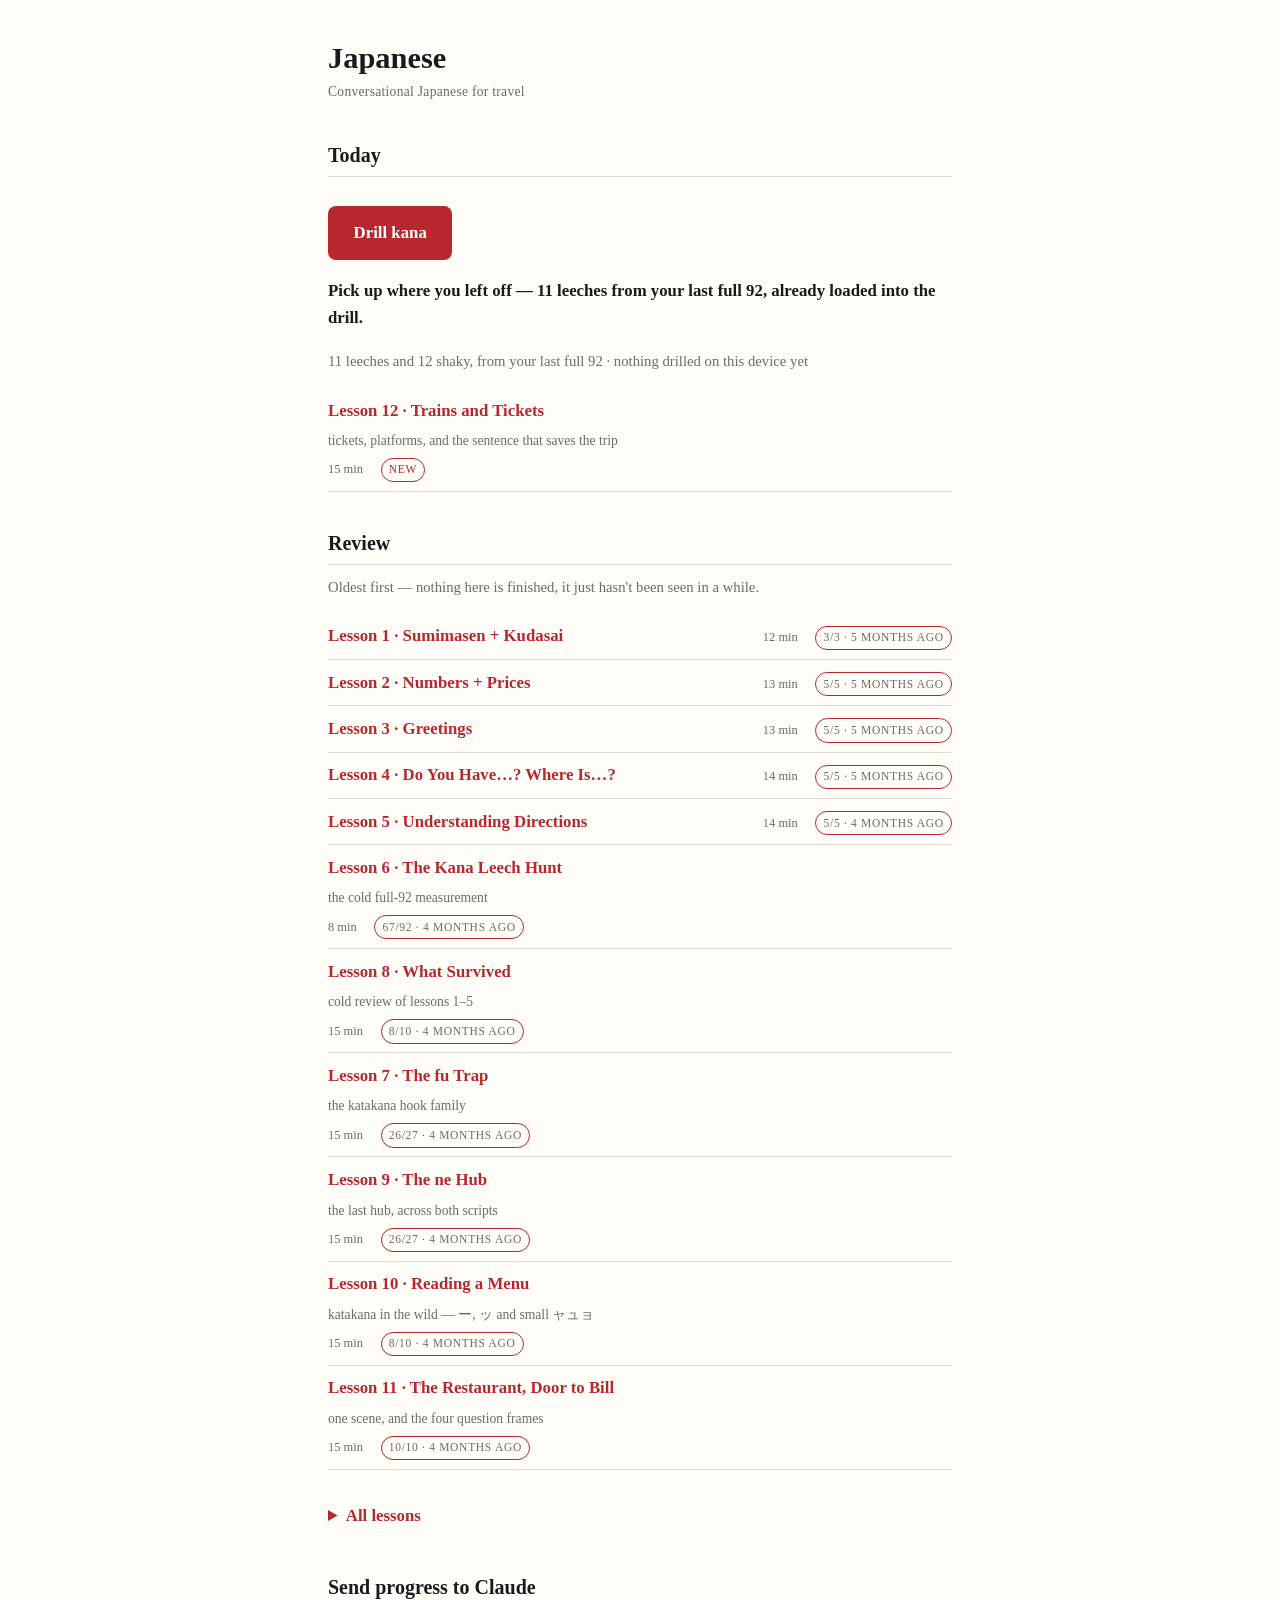
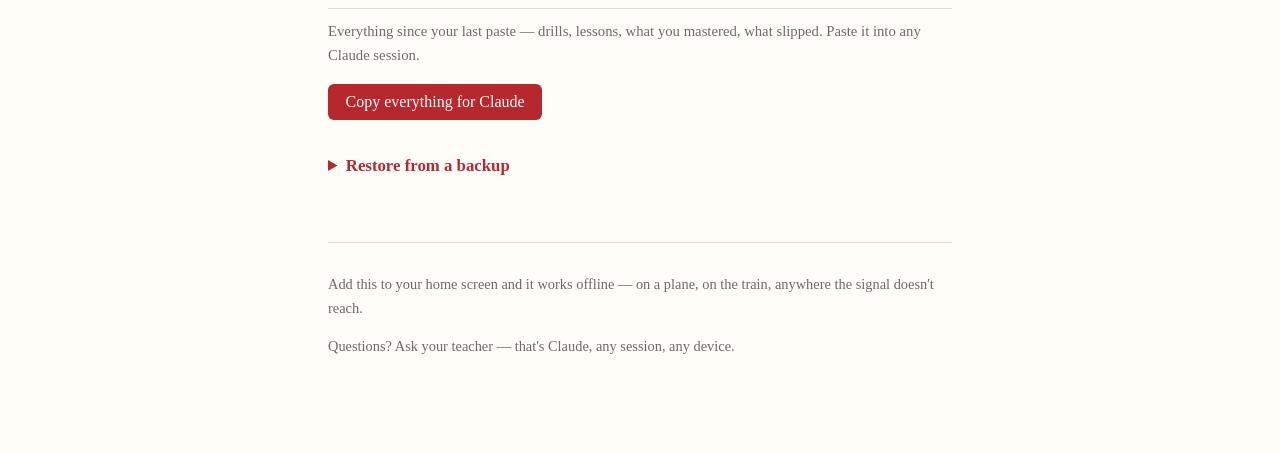
<file: index.html>
<!doctype html>
<html lang="en">
<head>
<meta charset="utf-8">
<meta name="viewport" content="width=device-width, initial-scale=1, viewport-fit=cover">
<meta name="robots" content="noindex, nofollow">
<meta name="theme-color" content="#b7282e" media="(prefers-color-scheme: light)">
<meta name="theme-color" content="#191714" media="(prefers-color-scheme: dark)">
<link rel="manifest" href="manifest.webmanifest">
<link rel="apple-touch-icon" href="icon-180.png">
<link rel="icon" href="icon-192.png">
<meta name="apple-mobile-web-app-capable" content="yes">
<meta name="mobile-web-app-capable" content="yes">
<meta name="apple-mobile-web-app-status-bar-style" content="default">
<meta name="apple-mobile-web-app-title" content="Japanese">
<title>Japanese</title>
<link rel="stylesheet" href="assets/style.css">
<link rel="stylesheet" href="assets/kana-drill.css">
<script src="assets/progress.js"></script>
<script src="assets/kana-drill.js"></script>
<script src="assets/home.js"></script>
<style>
/* Rows wrap as a flex line so a long title never shoves its badge onto a line
   of its own on a narrow phone. */
.idx { list-style: none; padding: 0; margin: .6rem 0; }
.idx li {
  display: flex;
  flex-wrap: wrap;
  align-items: baseline;
  gap: .35rem .6rem;
  padding: .55rem 0;
  border-bottom: 1px solid var(--rule);
}
.idx a { text-decoration: none; font-weight: 700; flex: 1 1 auto; }
.idx a:hover { text-decoration: underline; }
.idx-note { color: var(--muted); font-size: .85rem; font-weight: 400; flex: 1 0 100%; }
.idx-mins { color: var(--muted); font-size: .78rem; white-space: nowrap; }
.idx-details { margin: 1.6rem 0; }
.idx-details summary {
  cursor: pointer;
  font-weight: 700;
  padding: .4rem 0;
  color: var(--accent);
}
.idx-cta {
  display: inline-block;
  background: var(--accent);
  color: var(--paper);
  text-decoration: none;
  font-weight: 700;
  padding: .8rem 1.6rem;
  border-radius: 8px;
  margin-top: .8rem;
}
.idx-sub { color: var(--muted); font-size: .92rem; margin-top: .5rem; }
.idx-next { font-weight: 700; margin-top: .9rem; }
.idx-warn {
  border-left: 3px solid var(--accent);
  background: var(--accent-soft);
  padding: .7rem .9rem;
  font-size: .92rem;
}
.idx-state {
  font-size: .72rem;
  text-transform: uppercase;
  letter-spacing: .06em;
  padding: .1rem .45rem;
  border-radius: 999px;
  border: 1px solid var(--rule);
  color: var(--muted);
  margin-left: .5rem;
  white-space: nowrap;
}
.idx-state.is-new { border-color: var(--accent); color: var(--accent); }
.idx-state.is-done { border-color: var(--win); color: var(--win); }
.idx-state.is-part { border-color: var(--muted); color: var(--ink); }
/* Gone quiet long enough to be worth revisiting — deliberately not green. */
.idx-state.is-stale { border-color: var(--accent); color: var(--muted); }
.idx-restore {
  width: 100%;
  min-height: 6rem;
  font-family: inherit;
  font-size: .9rem;
  padding: .6rem .7rem;
  border: 1px solid var(--rule);
  border-radius: 6px;
  background: var(--card);
  color: var(--ink);
  margin-top: .6rem;
}
</style>
</head>
<body>
<div id="seed" hidden data-seed-miss="たまナルクわケニみろタ" data-seed-slow="モるめほヌヨシワラちマリ" data-seed-lessons='{"0001-sumimasen-and-kudasai": {"right": 3, "total": 3, "on": "2026-07-05"}, "0002-numbers-and-prices": {"right": 5, "total": 5, "on": "2026-07-05"}, "0003-greetings": {"right": 5, "total": 5, "on": "2026-07-05"}, "0004-arimasu-ka-and-doko": {"right": 5, "total": 5, "on": "2026-07-05"}, "0005-understanding-directions": {"right": 5, "total": 5, "on": "2026-08-13"}, "0006-kana-diagnostic": {"right": 67, "total": 92, "on": "2026-08-13"}, "0007-the-fu-trap": {"right": 26, "total": 27, "on": "2026-08-14"}, "0008-what-survived": {"right": 8, "total": 10, "on": "2026-08-13"}, "0009-the-ne-hub": {"right": 26, "total": 27, "on": "2026-08-14"}, "0010-reading-a-menu": {"right": 8, "total": 10, "on": "2026-08-14"}, "0011-restaurant-door-to-bill": {"right": 10, "total": 10, "on": "2026-08-19"}}'></div>
<h1>Japanese</h1>
<div class="lesson-meta">Conversational Japanese for travel</div>

<p id="warn" class="idx-warn" hidden></p>

<h2>Today</h2>
<p><a class="idx-cta" href="reference/kana-trainer.html">Drill kana</a></p>
<p id="next" class="idx-next"></p>
<p id="status" class="idx-sub"></p>
<ul class="idx" id="todo"></ul>

<h2>Review</h2>
<p class="idx-sub">Oldest first — nothing here is finished, it just hasn't been
seen in a while.</p>
<ul class="idx" id="review"></ul>
<p id="review-empty" class="idx-sub" hidden>Nothing to review yet.</p>

<details class="idx-details">
  <summary>All lessons</summary>
  <ul class="idx" id="catalogue">
<li data-lesson="0001-sumimasen-and-kudasai" data-track="speaking" data-mins="12 min"><a href="lessons/0001-sumimasen-and-kudasai.html">Lesson 1 · Sumimasen + Kudasai</a><span class="idx-mins">12 min</span></li>
<li data-lesson="0002-numbers-and-prices" data-track="speaking" data-mins="13 min"><a href="lessons/0002-numbers-and-prices.html">Lesson 2 · Numbers + Prices</a><span class="idx-mins">13 min</span></li>
<li data-lesson="0003-greetings" data-track="speaking" data-mins="13 min"><a href="lessons/0003-greetings.html">Lesson 3 · Greetings</a><span class="idx-mins">13 min</span></li>
<li data-lesson="0004-arimasu-ka-and-doko" data-track="speaking" data-mins="14 min"><a href="lessons/0004-arimasu-ka-and-doko.html">Lesson 4 · Do You Have…? Where Is…?</a><span class="idx-mins">14 min</span></li>
<li data-lesson="0005-understanding-directions" data-track="speaking" data-mins="14 min"><a href="lessons/0005-understanding-directions.html">Lesson 5 · Understanding Directions</a><span class="idx-mins">14 min</span></li>
<li data-lesson="0006-kana-diagnostic" data-track="reading" data-mins="8 min"><a href="lessons/0006-kana-diagnostic.html">Lesson 6 · The Kana Leech Hunt</a><span class="idx-note">the cold full-92 measurement</span><span class="idx-mins">8 min</span></li>
<li data-lesson="0007-the-fu-trap" data-track="reading" data-mins="15 min"><a href="lessons/0007-the-fu-trap.html">Lesson 7 · The fu Trap</a><span class="idx-note">the katakana hook family</span><span class="idx-mins">15 min</span></li>
<li data-lesson="0008-what-survived" data-track="speaking" data-mins="15 min"><a href="lessons/0008-what-survived.html">Lesson 8 · What Survived</a><span class="idx-note">cold review of lessons 1–5</span><span class="idx-mins">15 min</span></li>
<li data-lesson="0009-the-ne-hub" data-track="reading" data-mins="15 min"><a href="lessons/0009-the-ne-hub.html">Lesson 9 · The ne Hub</a><span class="idx-note">the last hub, across both scripts</span><span class="idx-mins">15 min</span></li>
<li data-lesson="0010-reading-a-menu" data-track="reading" data-mins="15 min"><a href="lessons/0010-reading-a-menu.html">Lesson 10 · Reading a Menu</a><span class="idx-note">katakana in the wild — ー, ッ and small ャュョ</span><span class="idx-mins">15 min</span></li>
<li data-lesson="0011-restaurant-door-to-bill" data-track="speaking" data-mins="15 min"><a href="lessons/0011-restaurant-door-to-bill.html">Lesson 11 · The Restaurant, Door to Bill</a><span class="idx-note">one scene, and the four question frames</span><span class="idx-mins">15 min</span></li>
<li data-lesson="0012-trains-and-tickets" data-track="speaking" data-mins="15 min"><a href="lessons/0012-trains-and-tickets.html">Lesson 12 · Trains and Tickets</a><span class="idx-note">tickets, platforms, and the sentence that saves the trip</span><span class="idx-mins">15 min</span></li>
<li data-ref="1"><a href="reference/kana-confusables.html">Reference · Confusable Kana</a><span class="idx-note">the ~20 pairs, one rule each</span></li>
  </ul>
</details>

<h2>Send progress to Claude</h2>
<p class="idx-sub">Everything since your last paste — drills, lessons, what you
mastered, what slipped. Paste it into any Claude session.</p>
<p><button id="export" class="copy-results-btn">Copy everything for Claude</button></p>
<pre id="export-raw" class="quiz-summary-raw" hidden></pre>

<details class="idx-details">
  <summary>Restore from a backup</summary>
  <p class="idx-sub">Replaces everything on this device with a pasted export.
  Only for a new phone or after clearing Safari.</p>
  <textarea id="restore-box" class="idx-restore"
    placeholder="Paste a progress export here."></textarea>
  <p><button id="restore" class="kd-again">Restore</button></p>
</details>

<footer>
<p>Add this to your home screen and it works offline — on a plane, on the train,
anywhere the signal doesn't reach.</p>
<p>Questions? Ask your teacher — that's Claude, any session, any device.</p>
</footer>
<script src="assets/app.js"></script>
</body>
</html>
</file>
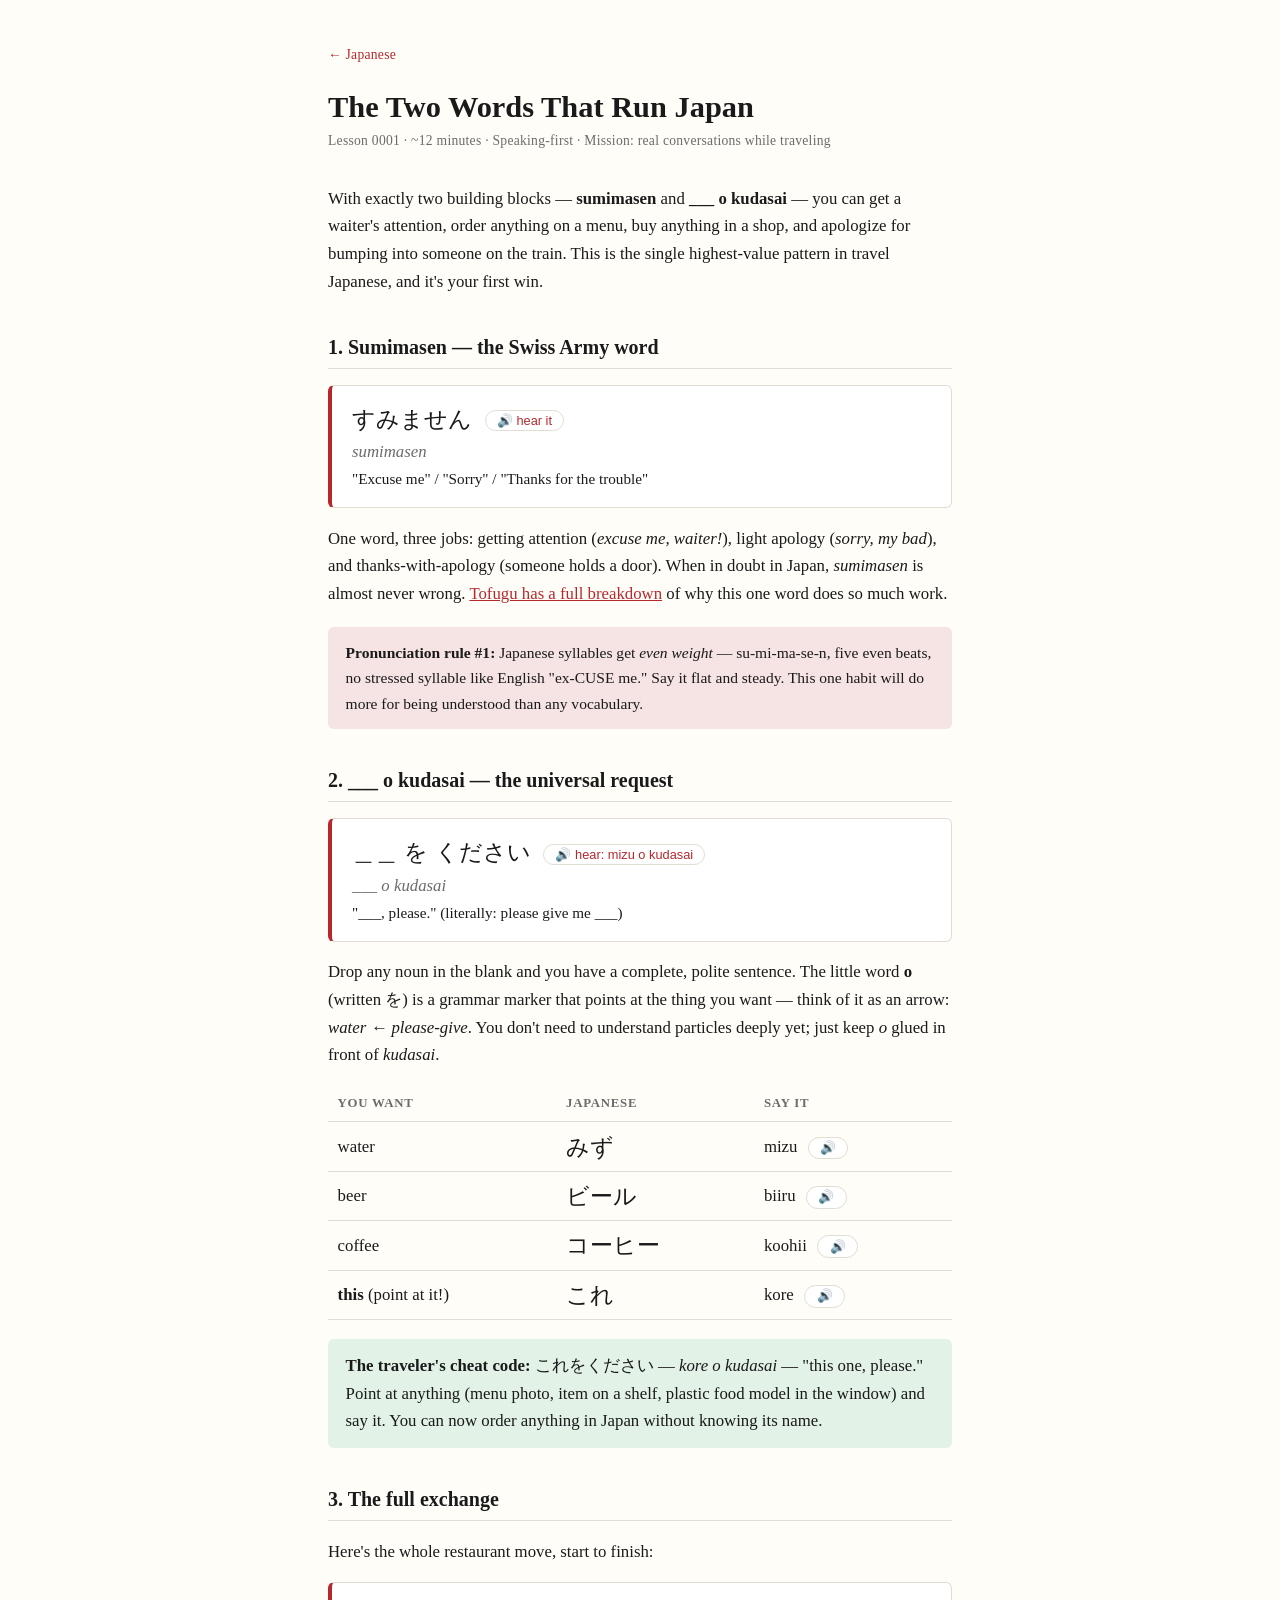
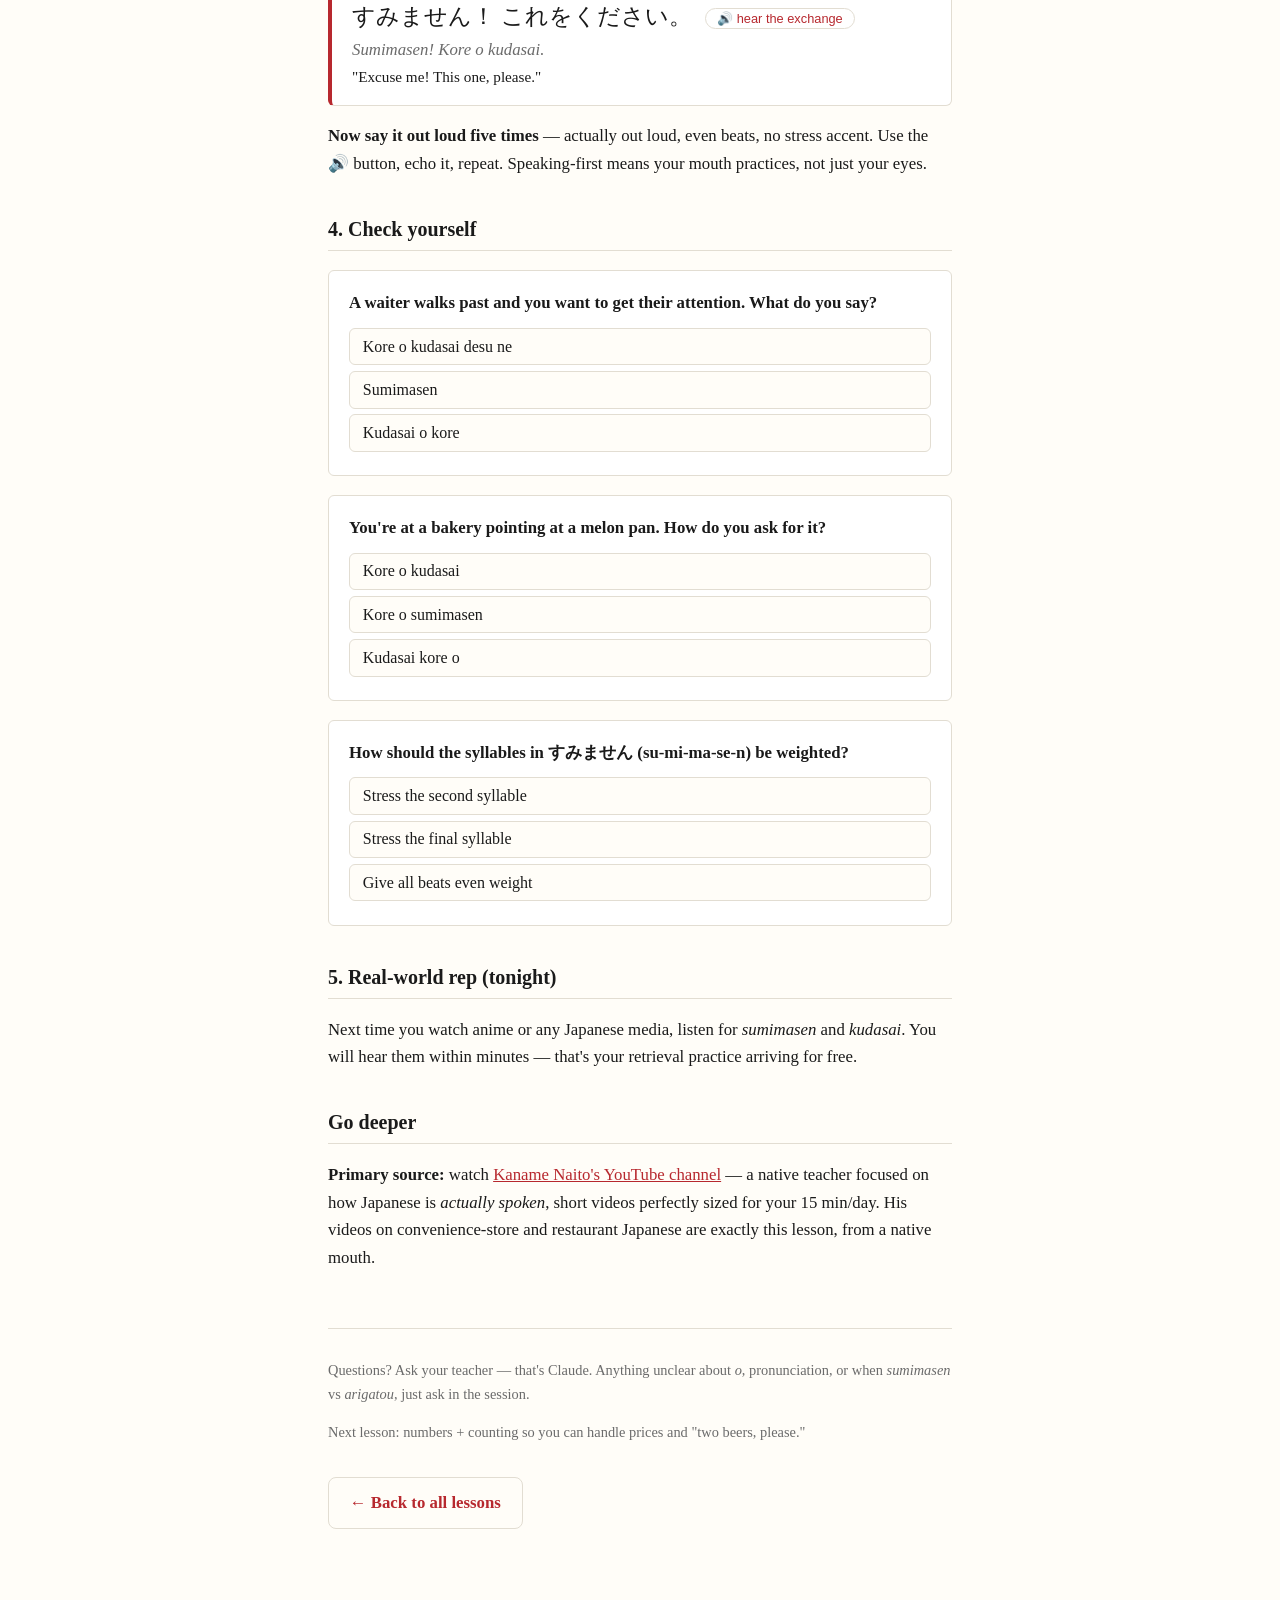
<file: lessons/0001-sumimasen-and-kudasai.html>
<!doctype html>
<html lang="en">
<head>
<meta charset="utf-8">
<meta name="viewport" content="width=device-width, initial-scale=1, viewport-fit=cover">
<meta name="robots" content="noindex, nofollow">
<meta name="theme-color" content="#b7282e" media="(prefers-color-scheme: light)">
<meta name="theme-color" content="#191714" media="(prefers-color-scheme: dark)">
<link rel="manifest" href="../manifest.webmanifest">
<link rel="apple-touch-icon" href="../icon-180.png">
<link rel="icon" href="../icon-192.png">
<meta name="apple-mobile-web-app-capable" content="yes">
<meta name="mobile-web-app-capable" content="yes">
<meta name="apple-mobile-web-app-status-bar-style" content="default">
<meta name="apple-mobile-web-app-title" content="Japanese">
<title>Lesson 1 · Sumimasen + Kudasai</title>
<link rel="stylesheet" href="../assets/style.css">
<script src="../assets/progress.js"></script>
<script src="../assets/quiz.js"></script>
</head>
<body>
<a class="nav-home" href="../index.html">← Japanese</a>
<h1>The Two Words That Run Japan</h1>
<div class="lesson-meta">Lesson 0001 · ~12 minutes · Speaking-first · Mission: real conversations while traveling</div>

<p>With exactly two building blocks — <strong>sumimasen</strong> and <strong>___ o kudasai</strong> — you can get a waiter's attention, order anything on a menu, buy anything in a shop, and apologize for bumping into someone on the train. This is the single highest-value pattern in travel Japanese, and it's your first win.</p>

<h2>1. Sumimasen — the Swiss Army word</h2>

<div class="phrase-card">
  <span class="jp">すみません <button class="speak-btn" data-say="すみません">🔊 hear it</button></span>
  <span class="romaji">sumimasen</span>
  <span class="gloss">"Excuse me" / "Sorry" / "Thanks for the trouble"</span>
</div>

<p>One word, three jobs: getting attention (<em>excuse me, waiter!</em>), light apology (<em>sorry, my bad</em>), and thanks-with-apology (someone holds a door). When in doubt in Japan, <em>sumimasen</em> is almost never wrong. <a href="https://www.tofugu.com/japanese/sumimasen/">Tofugu has a full breakdown</a> of why this one word does so much work.</p>

<div class="callout"><strong>Pronunciation rule #1:</strong> Japanese syllables get <em>even weight</em> — su-mi-ma-se-n, five even beats, no stressed syllable like English "ex-CUSE me." Say it flat and steady. This one habit will do more for being understood than any vocabulary.</div>

<h2>2. ___ o kudasai — the universal request</h2>

<div class="phrase-card">
  <span class="jp">＿＿ を ください <button class="speak-btn" data-say="みずをください">🔊 hear: mizu o kudasai</button></span>
  <span class="romaji">___ o kudasai</span>
  <span class="gloss">"___, please." (literally: please give me ___)</span>
</div>

<p>Drop any noun in the blank and you have a complete, polite sentence. The little word <strong>o</strong> (written を) is a grammar marker that points at the thing you want — think of it as an arrow: <em>water ← please-give</em>. You don't need to understand particles deeply yet; just keep <em>o</em> glued in front of <em>kudasai</em>.</p>

<table>
  <tr><th>You want</th><th>Japanese</th><th>Say it</th></tr>
  <tr><td>water</td><td class="jp">みず</td><td>mizu <button class="speak-btn" data-say="みずをください">🔊</button></td></tr>
  <tr><td>beer</td><td class="jp">ビール</td><td>biiru <button class="speak-btn" data-say="ビールをください">🔊</button></td></tr>
  <tr><td>coffee</td><td class="jp">コーヒー</td><td>koohii <button class="speak-btn" data-say="コーヒーをください">🔊</button></td></tr>
  <tr><td><strong>this</strong> (point at it!)</td><td class="jp">これ</td><td>kore <button class="speak-btn" data-say="これをください">🔊</button></td></tr>
</table>

<div class="win"><strong>The traveler's cheat code:</strong> これをください — <em>kore o kudasai</em> — "this one, please." Point at anything (menu photo, item on a shelf, plastic food model in the window) and say it. You can now order anything in Japan without knowing its name.</div>

<h2>3. The full exchange</h2>

<p>Here's the whole restaurant move, start to finish:</p>

<div class="phrase-card">
  <span class="jp">すみません！ これをください。 <button class="speak-btn" data-say="すみません。これをください。">🔊 hear the exchange</button></span>
  <span class="romaji">Sumimasen! Kore o kudasai.</span>
  <span class="gloss">"Excuse me! This one, please."</span>
</div>

<p><strong>Now say it out loud five times</strong> — actually out loud, even beats, no stress accent. Use the 🔊 button, echo it, repeat. Speaking-first means your mouth practices, not just your eyes.</p>

<h2>4. Check yourself</h2>

<div class="quiz"
  data-q="A waiter walks past and you want to get their attention. What do you say?"
  data-answer="1"
  data-opts='["Kore o kudasai desu ne","Sumimasen","Kudasai o kore"]'
  data-fb='["Kudasai asks for a thing — you are not requesting an item yet, just attention.","Right — sumimasen is the attention-getter and soft apology, the opener for nearly every interaction.","Scrambled — o points at the thing you want and sits right before kudasai."]'></div>

<div class="quiz"
  data-q="You're at a bakery pointing at a melon pan. How do you ask for it?"
  data-answer="0"
  data-opts='["Kore o kudasai","Kore o sumimasen","Kudasai kore o"]'
  data-fb='["Right — kore (this) + o + kudasai. Point and say it: works for anything in the country.","Sumimasen gets attention or apologizes — it cannot request an item; kudasai does that.","Word order matters — the thing you want comes first, then o, then kudasai at the end."]'></div>

<div class="quiz"
  data-q="How should the syllables in すみません (su-mi-ma-se-n) be weighted?"
  data-answer="2"
  data-opts='["Stress the second syllable","Stress the final syllable","Give all beats even weight"]'
  data-fb='["English habit — Japanese does not stress a syllable the way English does.","English habit — Japanese does not punch the ending of a word like this.","Right — even, steady beats is the #1 pronunciation habit for being understood."]'></div>

<h2>5. Real-world rep (tonight)</h2>
<p>Next time you watch anime or any Japanese media, listen for <em>sumimasen</em> and <em>kudasai</em>. You will hear them within minutes — that's your retrieval practice arriving for free.</p>

<h2>Go deeper</h2>
<p><strong>Primary source:</strong> watch <a href="https://www.youtube.com/@kanamenaito">Kaname Naito's YouTube channel</a> — a native teacher focused on how Japanese is <em>actually spoken</em>, short videos perfectly sized for your 15 min/day. His videos on convenience-store and restaurant Japanese are exactly this lesson, from a native mouth.</p>

<footer>
  <p>Questions? Ask your teacher — that's Claude. Anything unclear about <em>o</em>, pronunciation, or when <em>sumimasen</em> vs <em>arigatou</em>, just ask in the session.</p>
  <p>Next lesson: numbers + counting so you can handle prices and "two beers, please."</p>
</footer>
<p class="nav-home-bottom"><a href="../index.html">← Back to all lessons</a></p>
<script src="../assets/app.js"></script>
</body>
</html>
</file>
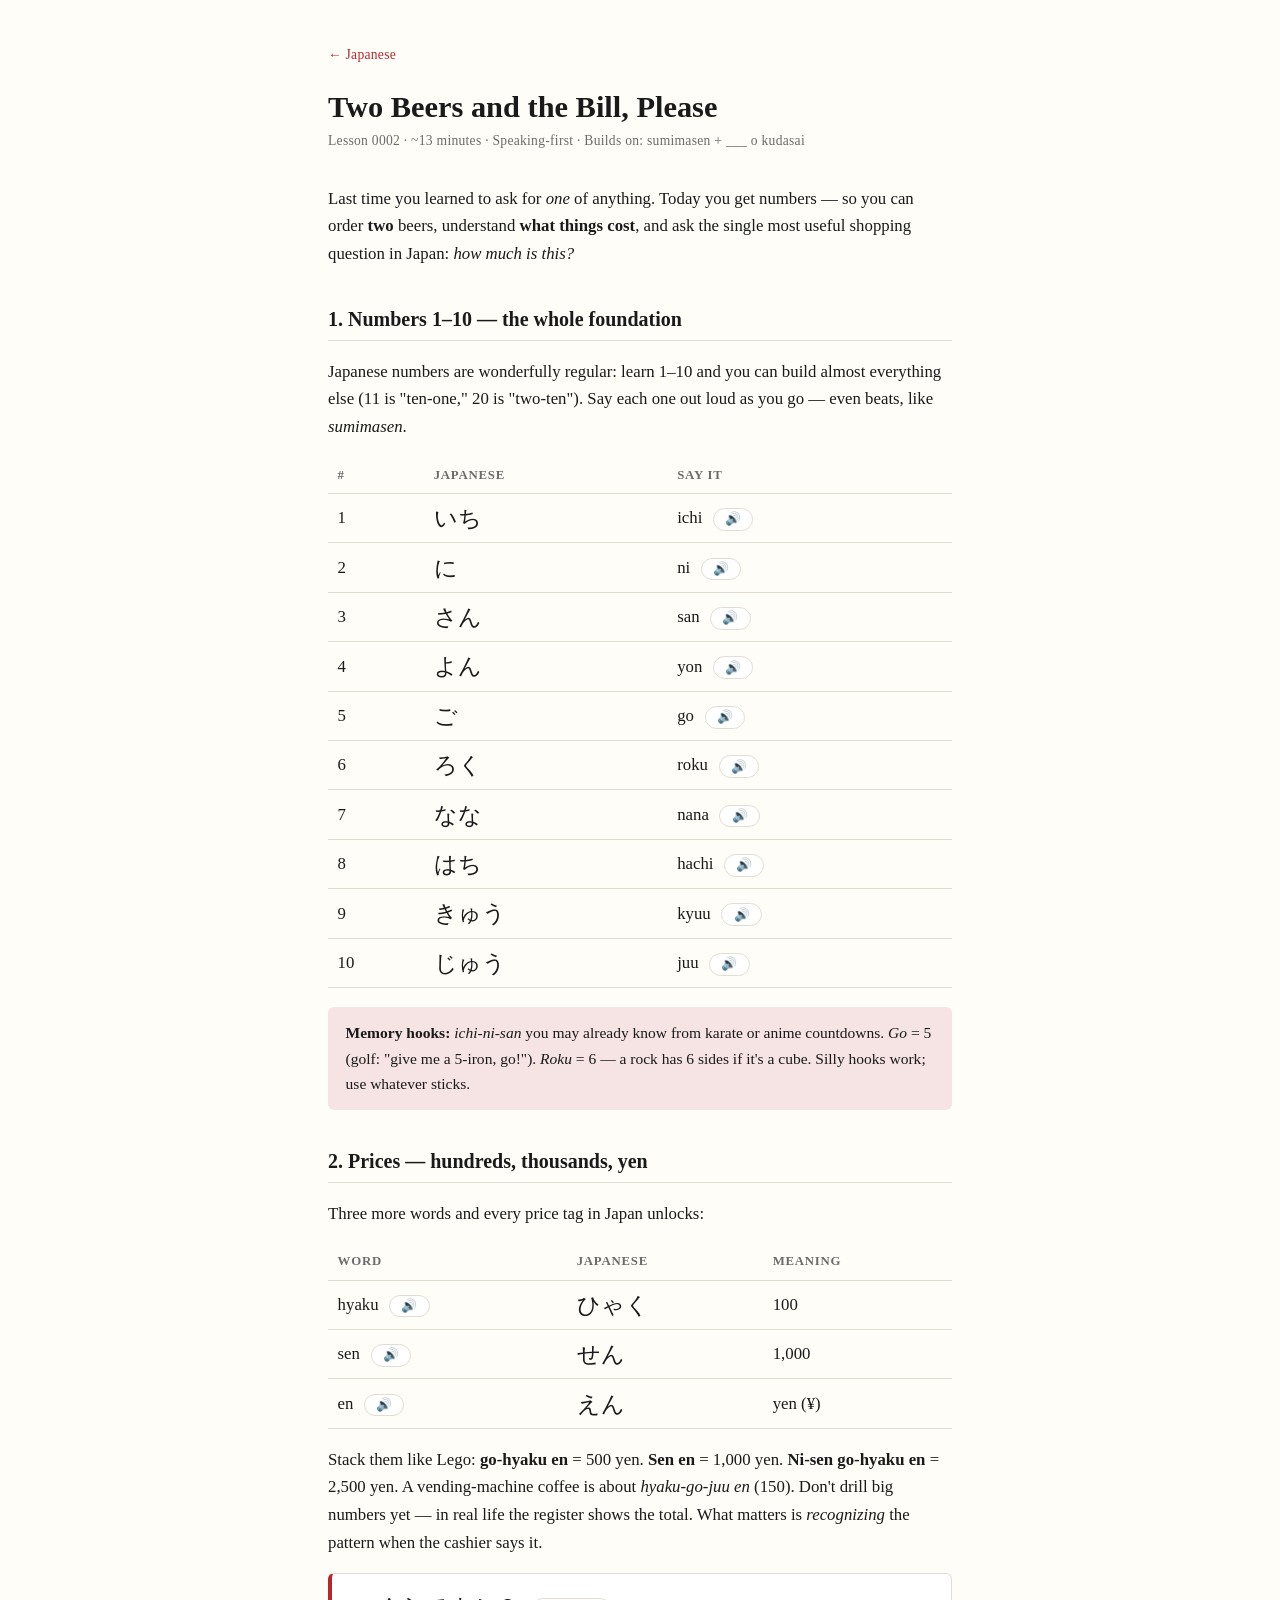
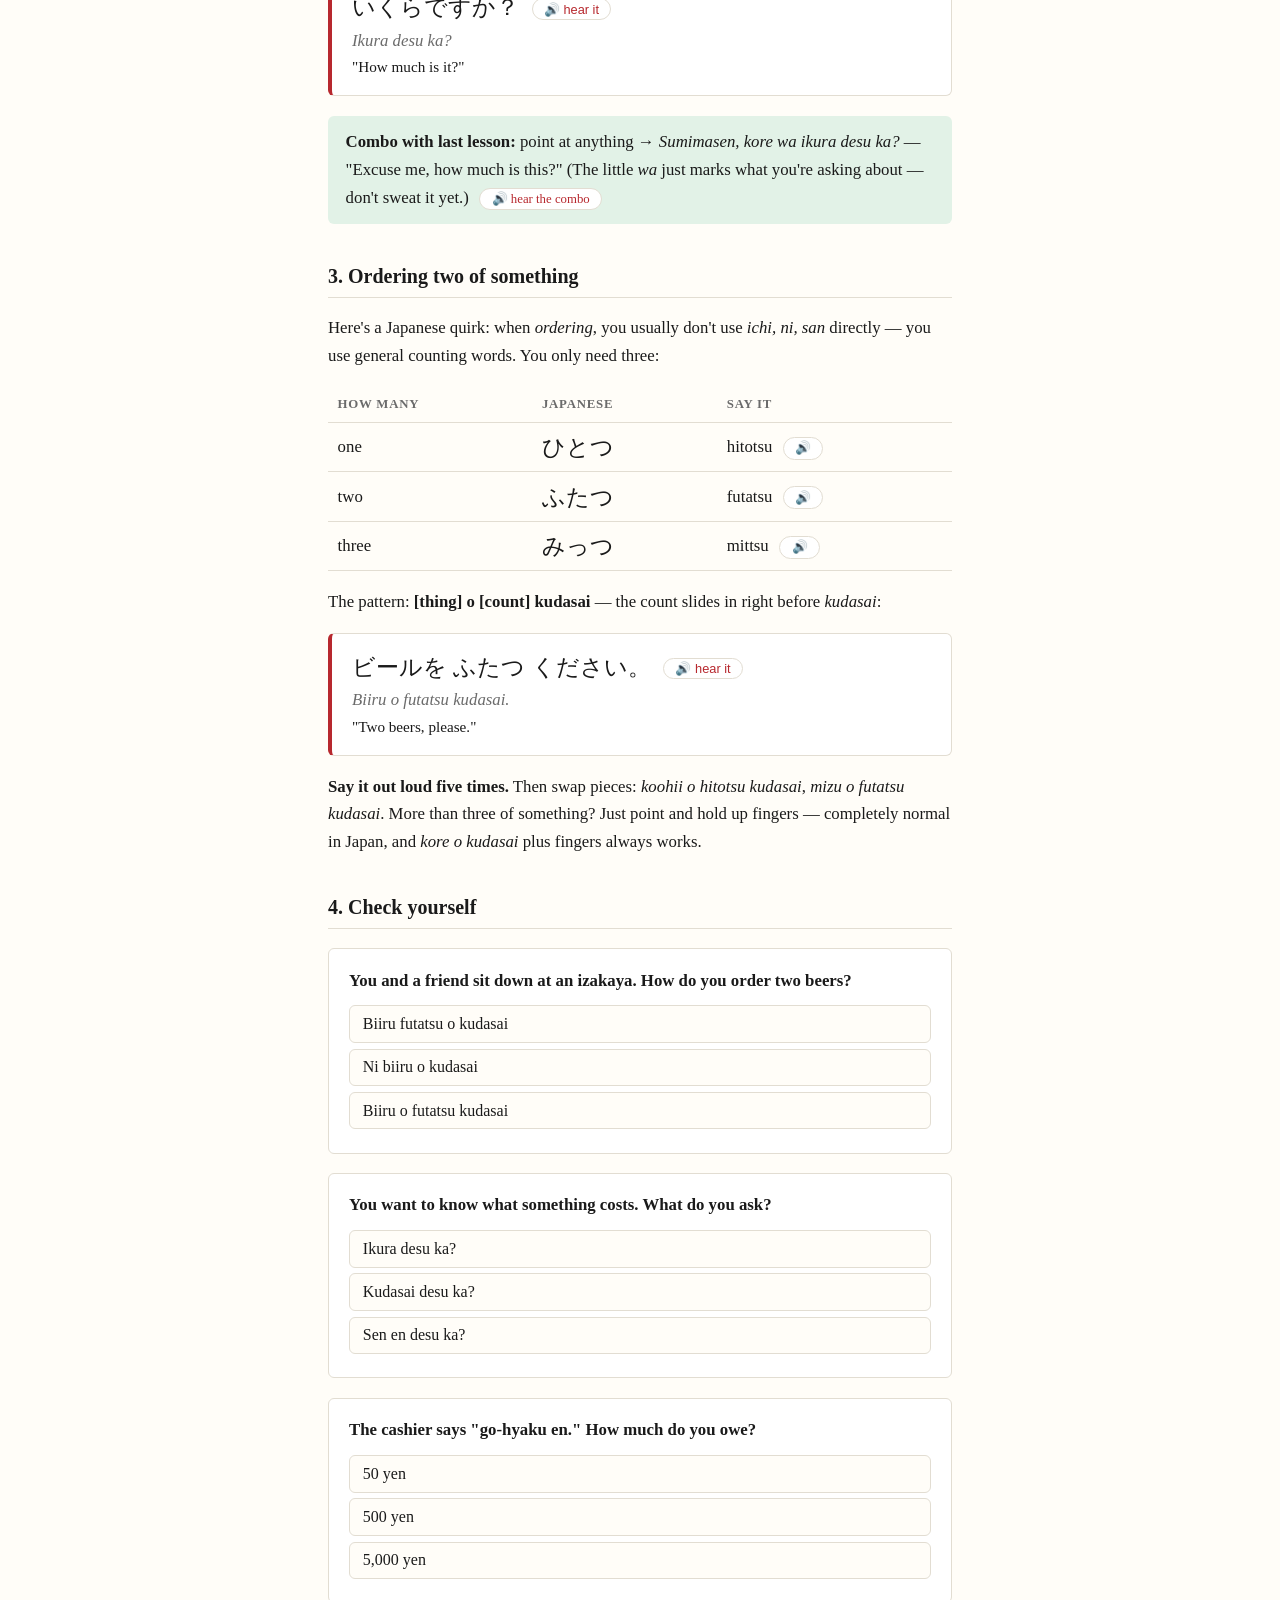
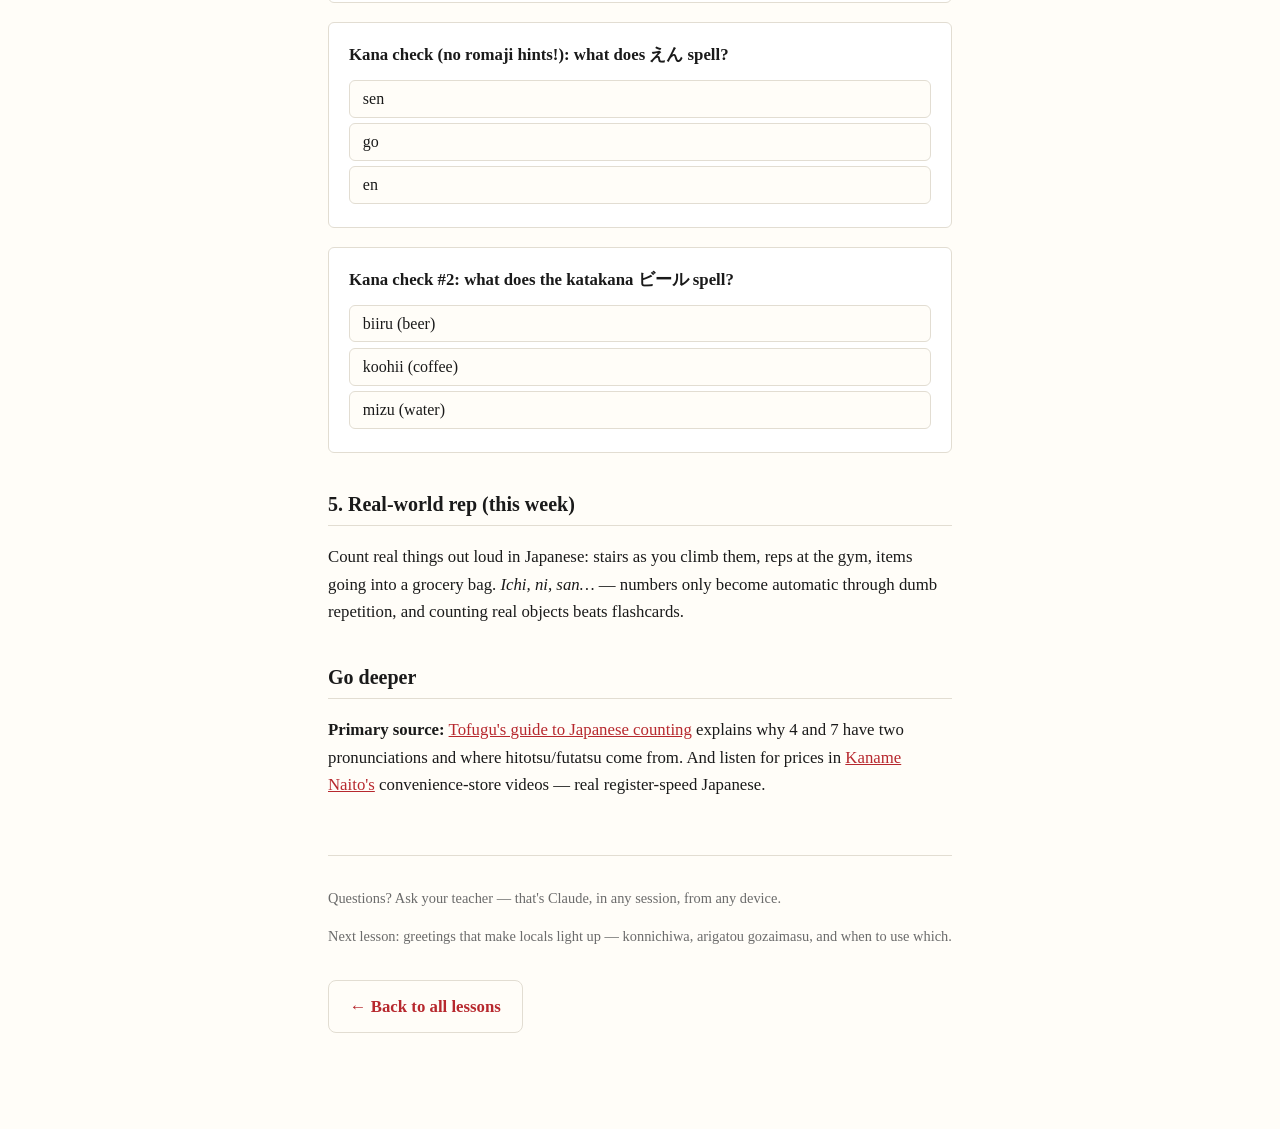
<file: lessons/0002-numbers-and-prices.html>
<!doctype html>
<html lang="en">
<head>
<meta charset="utf-8">
<meta name="viewport" content="width=device-width, initial-scale=1, viewport-fit=cover">
<meta name="robots" content="noindex, nofollow">
<meta name="theme-color" content="#b7282e" media="(prefers-color-scheme: light)">
<meta name="theme-color" content="#191714" media="(prefers-color-scheme: dark)">
<link rel="manifest" href="../manifest.webmanifest">
<link rel="apple-touch-icon" href="../icon-180.png">
<link rel="icon" href="../icon-192.png">
<meta name="apple-mobile-web-app-capable" content="yes">
<meta name="mobile-web-app-capable" content="yes">
<meta name="apple-mobile-web-app-status-bar-style" content="default">
<meta name="apple-mobile-web-app-title" content="Japanese">
<title>Lesson 2 · Numbers + Prices</title>
<link rel="stylesheet" href="../assets/style.css">
<script src="../assets/progress.js"></script>
<script src="../assets/quiz.js"></script>
</head>
<body>
<a class="nav-home" href="../index.html">← Japanese</a>
<h1>Two Beers and the Bill, Please</h1>
<div class="lesson-meta">Lesson 0002 · ~13 minutes · Speaking-first · Builds on: sumimasen + ___ o kudasai</div>

<p>Last time you learned to ask for <em>one</em> of anything. Today you get numbers — so you can order <strong>two</strong> beers, understand <strong>what things cost</strong>, and ask the single most useful shopping question in Japan: <em>how much is this?</em></p>

<h2>1. Numbers 1–10 — the whole foundation</h2>

<p>Japanese numbers are wonderfully regular: learn 1–10 and you can build almost everything else (11 is "ten-one," 20 is "two-ten"). Say each one out loud as you go — even beats, like <em>sumimasen</em>.</p>

<table>
  <tr><th>#</th><th>Japanese</th><th>Say it</th></tr>
  <tr><td>1</td><td class="jp">いち</td><td>ichi <button class="speak-btn" data-say="いち">🔊</button></td></tr>
  <tr><td>2</td><td class="jp">に</td><td>ni <button class="speak-btn" data-say="に">🔊</button></td></tr>
  <tr><td>3</td><td class="jp">さん</td><td>san <button class="speak-btn" data-say="さん">🔊</button></td></tr>
  <tr><td>4</td><td class="jp">よん</td><td>yon <button class="speak-btn" data-say="よん">🔊</button></td></tr>
  <tr><td>5</td><td class="jp">ご</td><td>go <button class="speak-btn" data-say="ご">🔊</button></td></tr>
  <tr><td>6</td><td class="jp">ろく</td><td>roku <button class="speak-btn" data-say="ろく">🔊</button></td></tr>
  <tr><td>7</td><td class="jp">なな</td><td>nana <button class="speak-btn" data-say="なな">🔊</button></td></tr>
  <tr><td>8</td><td class="jp">はち</td><td>hachi <button class="speak-btn" data-say="はち">🔊</button></td></tr>
  <tr><td>9</td><td class="jp">きゅう</td><td>kyuu <button class="speak-btn" data-say="きゅう">🔊</button></td></tr>
  <tr><td>10</td><td class="jp">じゅう</td><td>juu <button class="speak-btn" data-say="じゅう">🔊</button></td></tr>
</table>

<div class="callout"><strong>Memory hooks:</strong> <em>ichi-ni-san</em> you may already know from karate or anime countdowns. <em>Go</em> = 5 (golf: "give me a 5-iron, go!"). <em>Roku</em> = 6 — a rock has 6 sides if it's a cube. Silly hooks work; use whatever sticks.</div>

<h2>2. Prices — hundreds, thousands, yen</h2>

<p>Three more words and every price tag in Japan unlocks:</p>

<table>
  <tr><th>Word</th><th>Japanese</th><th>Meaning</th></tr>
  <tr><td>hyaku <button class="speak-btn" data-say="ひゃく">🔊</button></td><td class="jp">ひゃく</td><td>100</td></tr>
  <tr><td>sen <button class="speak-btn" data-say="せん">🔊</button></td><td class="jp">せん</td><td>1,000</td></tr>
  <tr><td>en <button class="speak-btn" data-say="えん">🔊</button></td><td class="jp">えん</td><td>yen (¥)</td></tr>
</table>

<p>Stack them like Lego: <strong>go-hyaku en</strong> = 500 yen. <strong>Sen en</strong> = 1,000 yen. <strong>Ni-sen go-hyaku en</strong> = 2,500 yen. A vending-machine coffee is about <em>hyaku-go-juu en</em> (150). Don't drill big numbers yet — in real life the register shows the total. What matters is <em>recognizing</em> the pattern when the cashier says it.</p>

<div class="phrase-card">
  <span class="jp">いくらですか？ <button class="speak-btn" data-say="いくらですか">🔊 hear it</button></span>
  <span class="romaji">Ikura desu ka?</span>
  <span class="gloss">"How much is it?"</span>
</div>

<div class="win"><strong>Combo with last lesson:</strong> point at anything → <em>Sumimasen, kore wa ikura desu ka?</em> — "Excuse me, how much is this?" (The little <em>wa</em> just marks what you're asking about — don't sweat it yet.) <button class="speak-btn" data-say="すみません、これはいくらですか">🔊 hear the combo</button></div>

<h2>3. Ordering two of something</h2>

<p>Here's a Japanese quirk: when <em>ordering</em>, you usually don't use <em>ichi, ni, san</em> directly — you use general counting words. You only need three:</p>

<table>
  <tr><th>How many</th><th>Japanese</th><th>Say it</th></tr>
  <tr><td>one</td><td class="jp">ひとつ</td><td>hitotsu <button class="speak-btn" data-say="ひとつ">🔊</button></td></tr>
  <tr><td>two</td><td class="jp">ふたつ</td><td>futatsu <button class="speak-btn" data-say="ふたつ">🔊</button></td></tr>
  <tr><td>three</td><td class="jp">みっつ</td><td>mittsu <button class="speak-btn" data-say="みっつ">🔊</button></td></tr>
</table>

<p>The pattern: <strong>[thing] o [count] kudasai</strong> — the count slides in right before <em>kudasai</em>:</p>

<div class="phrase-card">
  <span class="jp">ビールを ふたつ ください。 <button class="speak-btn" data-say="ビールをふたつください">🔊 hear it</button></span>
  <span class="romaji">Biiru o futatsu kudasai.</span>
  <span class="gloss">"Two beers, please."</span>
</div>

<p><strong>Say it out loud five times.</strong> Then swap pieces: <em>koohii o hitotsu kudasai</em>, <em>mizu o futatsu kudasai</em>. More than three of something? Just point and hold up fingers — completely normal in Japan, and <em>kore o kudasai</em> plus fingers always works.</p>

<h2>4. Check yourself</h2>

<div class="quiz"
  data-q="You and a friend sit down at an izakaya. How do you order two beers?"
  data-answer="2"
  data-opts='["Biiru futatsu o kudasai","Ni biiru o kudasai","Biiru o futatsu kudasai"]'
  data-fb='["Close — but the count slides in right before kudasai: biiru o futatsu kudasai.","Natural guess from English word order, but ordering uses hitotsu/futatsu, and the count goes just before kudasai.","Right — thing + o + count + kudasai. This exact sentence will get you two cold beers anywhere in Japan."]'></div>

<div class="quiz"
  data-q="You want to know what something costs. What do you ask?"
  data-answer="0"
  data-opts='["Ikura desu ka?","Kudasai desu ka?","Sen en desu ka?"]'
  data-fb='["Right — ikura desu ka is THE price question. Pair it with pointing: kore wa ikura desu ka.","Kudasai requests a thing; it cannot ask a question about price.","That asks whether it costs exactly 1,000 yen — a real sentence, but you want the open question: ikura desu ka."]'></div>

<div class="quiz"
  data-q="The cashier says &quot;go-hyaku en.&quot; How much do you owe?"
  data-answer="1"
  data-opts='["50 yen","500 yen","5,000 yen"]'
  data-fb='["Go = 5 and hyaku = 100 — stack them: 5 × 100.","Right — go (5) + hyaku (100) = 500, plus en (yen). The Lego stacking pattern.","5,000 would be go-sen en — sen is the thousands word."]'></div>

<div class="quiz"
  data-q="Kana check (no romaji hints!): what does えん spell?"
  data-answer="2"
  data-opts='["sen","go","en"]'
  data-fb='["せん is sen — the first character here is え (e), not せ (se).","ご is go — a single character. This word has two: え + ん.","Right — え (e) + ん (n) = en, the currency. Nice reading!"]'></div>

<div class="quiz"
  data-q="Kana check #2: what does the katakana ビール spell?"
  data-answer="0"
  data-opts='["biiru (beer)","koohii (coffee)","mizu (water)"]'
  data-fb='["Right — ビ (bi) + ー (long vowel) + ル (ru). Katakana is used for foreign loanwords like beer.","コーヒー is koohii — starts with コ (ko).","みず is written in hiragana — mizu is a native Japanese word."]'></div>

<h2>5. Real-world rep (this week)</h2>
<p>Count real things out loud in Japanese: stairs as you climb them, reps at the gym, items going into a grocery bag. <em>Ichi, ni, san…</em> — numbers only become automatic through dumb repetition, and counting real objects beats flashcards.</p>

<h2>Go deeper</h2>
<p><strong>Primary source:</strong> <a href="https://www.tofugu.com/japanese/japanese-counting/">Tofugu's guide to Japanese counting</a> explains why 4 and 7 have two pronunciations and where hitotsu/futatsu come from. And listen for prices in <a href="https://www.youtube.com/@kanamenaito">Kaname Naito's</a> convenience-store videos — real register-speed Japanese.</p>

<footer>
  <p>Questions? Ask your teacher — that's Claude, in any session, from any device.</p>
  <p>Next lesson: greetings that make locals light up — konnichiwa, arigatou gozaimasu, and when to use which.</p>
</footer>
<p class="nav-home-bottom"><a href="../index.html">← Back to all lessons</a></p>
<script src="../assets/app.js"></script>
</body>
</html>
</file>
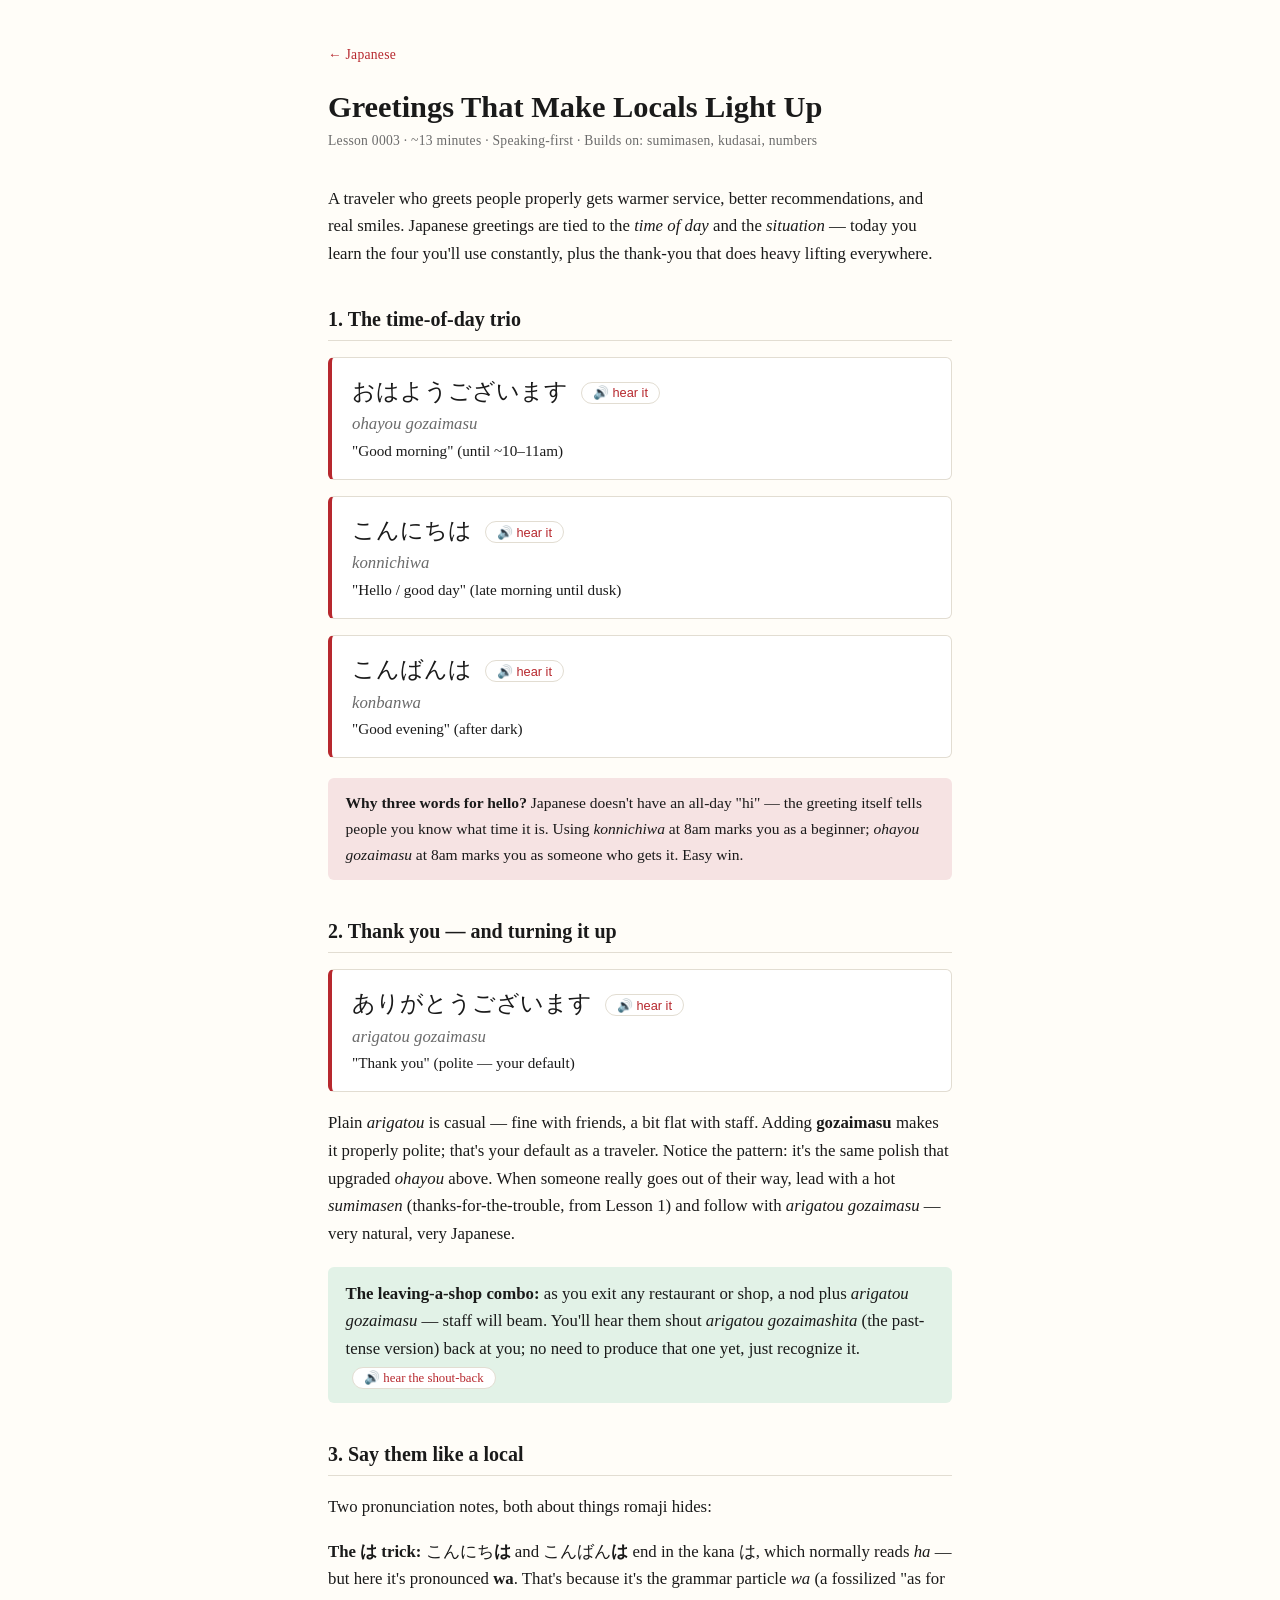
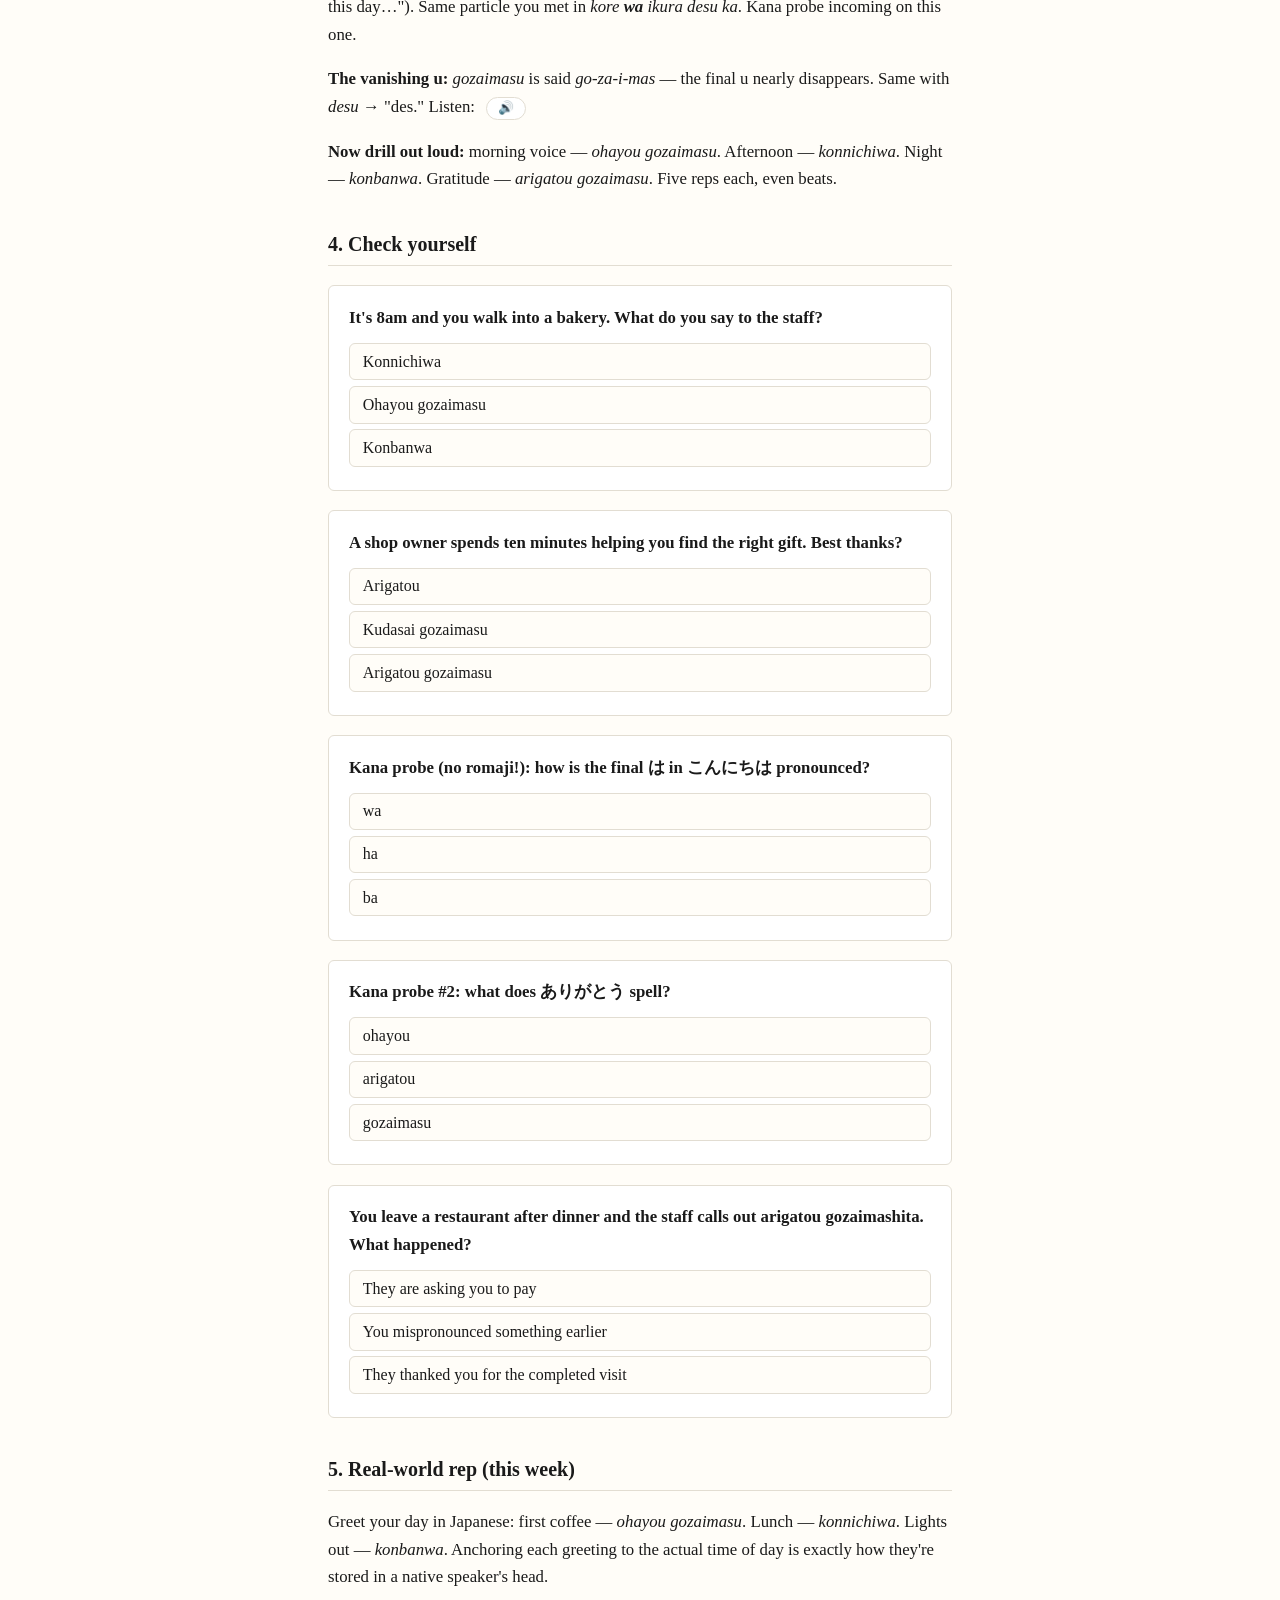
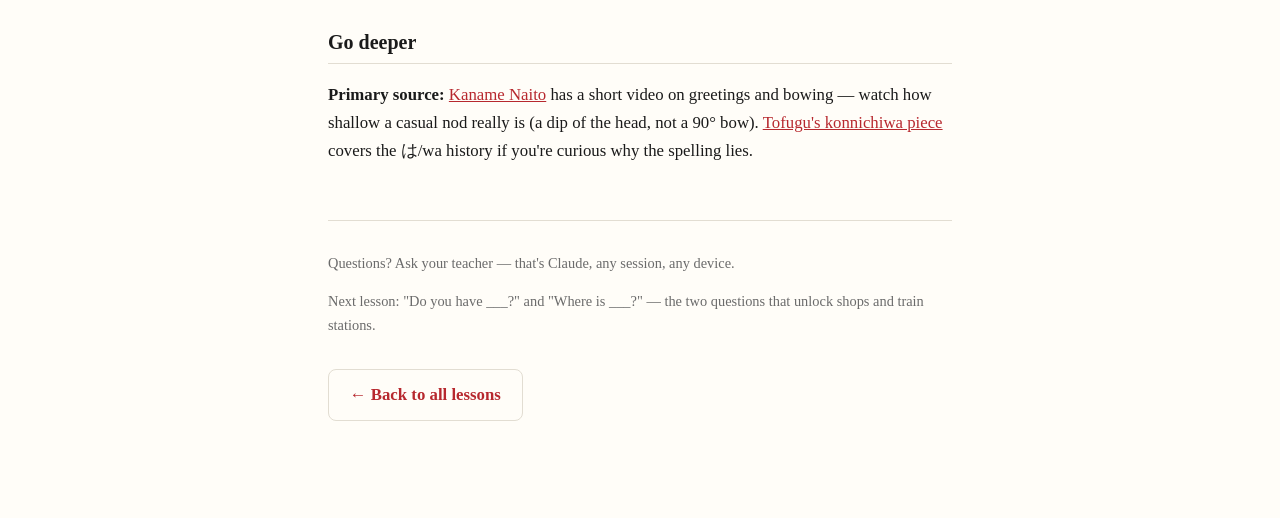
<file: lessons/0003-greetings.html>
<!doctype html>
<html lang="en">
<head>
<meta charset="utf-8">
<meta name="viewport" content="width=device-width, initial-scale=1, viewport-fit=cover">
<meta name="robots" content="noindex, nofollow">
<meta name="theme-color" content="#b7282e" media="(prefers-color-scheme: light)">
<meta name="theme-color" content="#191714" media="(prefers-color-scheme: dark)">
<link rel="manifest" href="../manifest.webmanifest">
<link rel="apple-touch-icon" href="../icon-180.png">
<link rel="icon" href="../icon-192.png">
<meta name="apple-mobile-web-app-capable" content="yes">
<meta name="mobile-web-app-capable" content="yes">
<meta name="apple-mobile-web-app-status-bar-style" content="default">
<meta name="apple-mobile-web-app-title" content="Japanese">
<title>Lesson 3 · Greetings</title>
<link rel="stylesheet" href="../assets/style.css">
<script src="../assets/progress.js"></script>
<script src="../assets/quiz.js"></script>
</head>
<body>
<a class="nav-home" href="../index.html">← Japanese</a>
<h1>Greetings That Make Locals Light Up</h1>
<div class="lesson-meta">Lesson 0003 · ~13 minutes · Speaking-first · Builds on: sumimasen, kudasai, numbers</div>

<p>A traveler who greets people properly gets warmer service, better recommendations, and real smiles. Japanese greetings are tied to the <em>time of day</em> and the <em>situation</em> — today you learn the four you'll use constantly, plus the thank-you that does heavy lifting everywhere.</p>

<h2>1. The time-of-day trio</h2>

<div class="phrase-card">
  <span class="jp">おはようございます <button class="speak-btn" data-say="おはようございます">🔊 hear it</button></span>
  <span class="romaji">ohayou gozaimasu</span>
  <span class="gloss">"Good morning" (until ~10–11am)</span>
</div>

<div class="phrase-card">
  <span class="jp">こんにちは <button class="speak-btn" data-say="こんにちは">🔊 hear it</button></span>
  <span class="romaji">konnichiwa</span>
  <span class="gloss">"Hello / good day" (late morning until dusk)</span>
</div>

<div class="phrase-card">
  <span class="jp">こんばんは <button class="speak-btn" data-say="こんばんは">🔊 hear it</button></span>
  <span class="romaji">konbanwa</span>
  <span class="gloss">"Good evening" (after dark)</span>
</div>

<div class="callout"><strong>Why three words for hello?</strong> Japanese doesn't have an all-day "hi" — the greeting itself tells people you know what time it is. Using <em>konnichiwa</em> at 8am marks you as a beginner; <em>ohayou gozaimasu</em> at 8am marks you as someone who gets it. Easy win.</div>

<h2>2. Thank you — and turning it up</h2>

<div class="phrase-card">
  <span class="jp">ありがとうございます <button class="speak-btn" data-say="ありがとうございます">🔊 hear it</button></span>
  <span class="romaji">arigatou gozaimasu</span>
  <span class="gloss">"Thank you" (polite — your default)</span>
</div>

<p>Plain <em>arigatou</em> is casual — fine with friends, a bit flat with staff. Adding <strong>gozaimasu</strong> makes it properly polite; that's your default as a traveler. Notice the pattern: it's the same polish that upgraded <em>ohayou</em> above. When someone really goes out of their way, lead with a hot <em>sumimasen</em> (thanks-for-the-trouble, from Lesson 1) and follow with <em>arigatou gozaimasu</em> — very natural, very Japanese.</p>

<div class="win"><strong>The leaving-a-shop combo:</strong> as you exit any restaurant or shop, a nod plus <em>arigatou gozaimasu</em> — staff will beam. You'll hear them shout <em>arigatou gozaimashita</em> (the past-tense version) back at you; no need to produce that one yet, just recognize it. <button class="speak-btn" data-say="ありがとうございました">🔊 hear the shout-back</button></div>

<h2>3. Say them like a local</h2>

<p>Two pronunciation notes, both about things romaji hides:</p>

<p><strong>The は trick:</strong> こんにち<strong>は</strong> and こんばん<strong>は</strong> end in the kana は, which normally reads <em>ha</em> — but here it's pronounced <strong>wa</strong>. That's because it's the grammar particle <em>wa</em> (a fossilized "as for this day…"). Same particle you met in <em>kore <strong>wa</strong> ikura desu ka</em>. Kana probe incoming on this one.</p>

<p><strong>The vanishing u:</strong> <em>gozaimasu</em> is said <em>go-za-i-mas</em> — the final u nearly disappears. Same with <em>desu</em> → "des." Listen: <button class="speak-btn" data-say="ありがとうございます">🔊</button></p>

<p><strong>Now drill out loud:</strong> morning voice — <em>ohayou gozaimasu</em>. Afternoon — <em>konnichiwa</em>. Night — <em>konbanwa</em>. Gratitude — <em>arigatou gozaimasu</em>. Five reps each, even beats.</p>

<h2>4. Check yourself</h2>

<div class="quiz"
  data-q="It's 8am and you walk into a bakery. What do you say to the staff?"
  data-answer="1"
  data-opts='["Konnichiwa","Ohayou gozaimasu","Konbanwa"]'
  data-fb='["Konnichiwa starts late morning — at 8am it sounds off, like saying good afternoon at breakfast.","Right — morning greeting until roughly 10–11am, and the gozaimasu keeps it polite for staff.","Konbanwa is for after dark."]'></div>

<div class="quiz"
  data-q="A shop owner spends ten minutes helping you find the right gift. Best thanks?"
  data-answer="2"
  data-opts='["Arigatou","Kudasai gozaimasu","Arigatou gozaimasu"]'
  data-fb='["Fine with friends, but plain arigatou is casual — staff who went out of their way deserve the polite form.","Kudasai requests things; gozaimasu cannot attach to it.","Right — the polite default. For extra warmth: sumimasen, arigatou gozaimasu."]'></div>

<div class="quiz"
  data-q="Kana probe (no romaji!): how is the final は in こんにちは pronounced?"
  data-answer="0"
  data-opts='["wa","ha","ba"]'
  data-fb='["Right — it is the particle wa wearing its historical spelling. Same wa as in kore wa ikura desu ka.","Normally yes — but in this greeting は is the particle, which reads wa.","ば (with the two dots) reads ba — this one has no dots."]'></div>

<div class="quiz"
  data-q="Kana probe #2: what does ありがとう spell?"
  data-answer="1"
  data-opts='["ohayou","arigatou","gozaimasu"]'
  data-fb='["おはよう is ohayou — starts with お (o), not あ (a).","Right — あ(a) り(ri) が(ga) と(to) う(u). Five characters, and you read them all.","gozaimasu is ございます — starts with ご (go)."]'></div>

<div class="quiz"
  data-q="You leave a restaurant after dinner and the staff calls out arigatou gozaimashita. What happened?"
  data-answer="2"
  data-opts='["They are asking you to pay","You mispronounced something earlier","They thanked you for the completed visit"]'
  data-fb='["Payment already happened — this is the send-off.","Nothing went wrong — this shout-back happens to every customer.","Right — the -mashita ending marks it as thanks for something now finished. Just nod, smile, and go."]'></div>

<h2>5. Real-world rep (this week)</h2>
<p>Greet your day in Japanese: first coffee — <em>ohayou gozaimasu</em>. Lunch — <em>konnichiwa</em>. Lights out — <em>konbanwa</em>. Anchoring each greeting to the actual time of day is exactly how they're stored in a native speaker's head.</p>

<h2>Go deeper</h2>
<p><strong>Primary source:</strong> <a href="https://www.youtube.com/@kanamenaito">Kaname Naito</a> has a short video on greetings and bowing — watch how shallow a casual nod really is (a dip of the head, not a 90° bow). <a href="https://www.tofugu.com/japanese/konnichiwa/">Tofugu's konnichiwa piece</a> covers the は/wa history if you're curious why the spelling lies.</p>

<footer>
  <p>Questions? Ask your teacher — that's Claude, any session, any device.</p>
  <p>Next lesson: "Do you have ___?" and "Where is ___?" — the two questions that unlock shops and train stations.</p>
</footer>
<p class="nav-home-bottom"><a href="../index.html">← Back to all lessons</a></p>
<script src="../assets/app.js"></script>
</body>
</html>
</file>
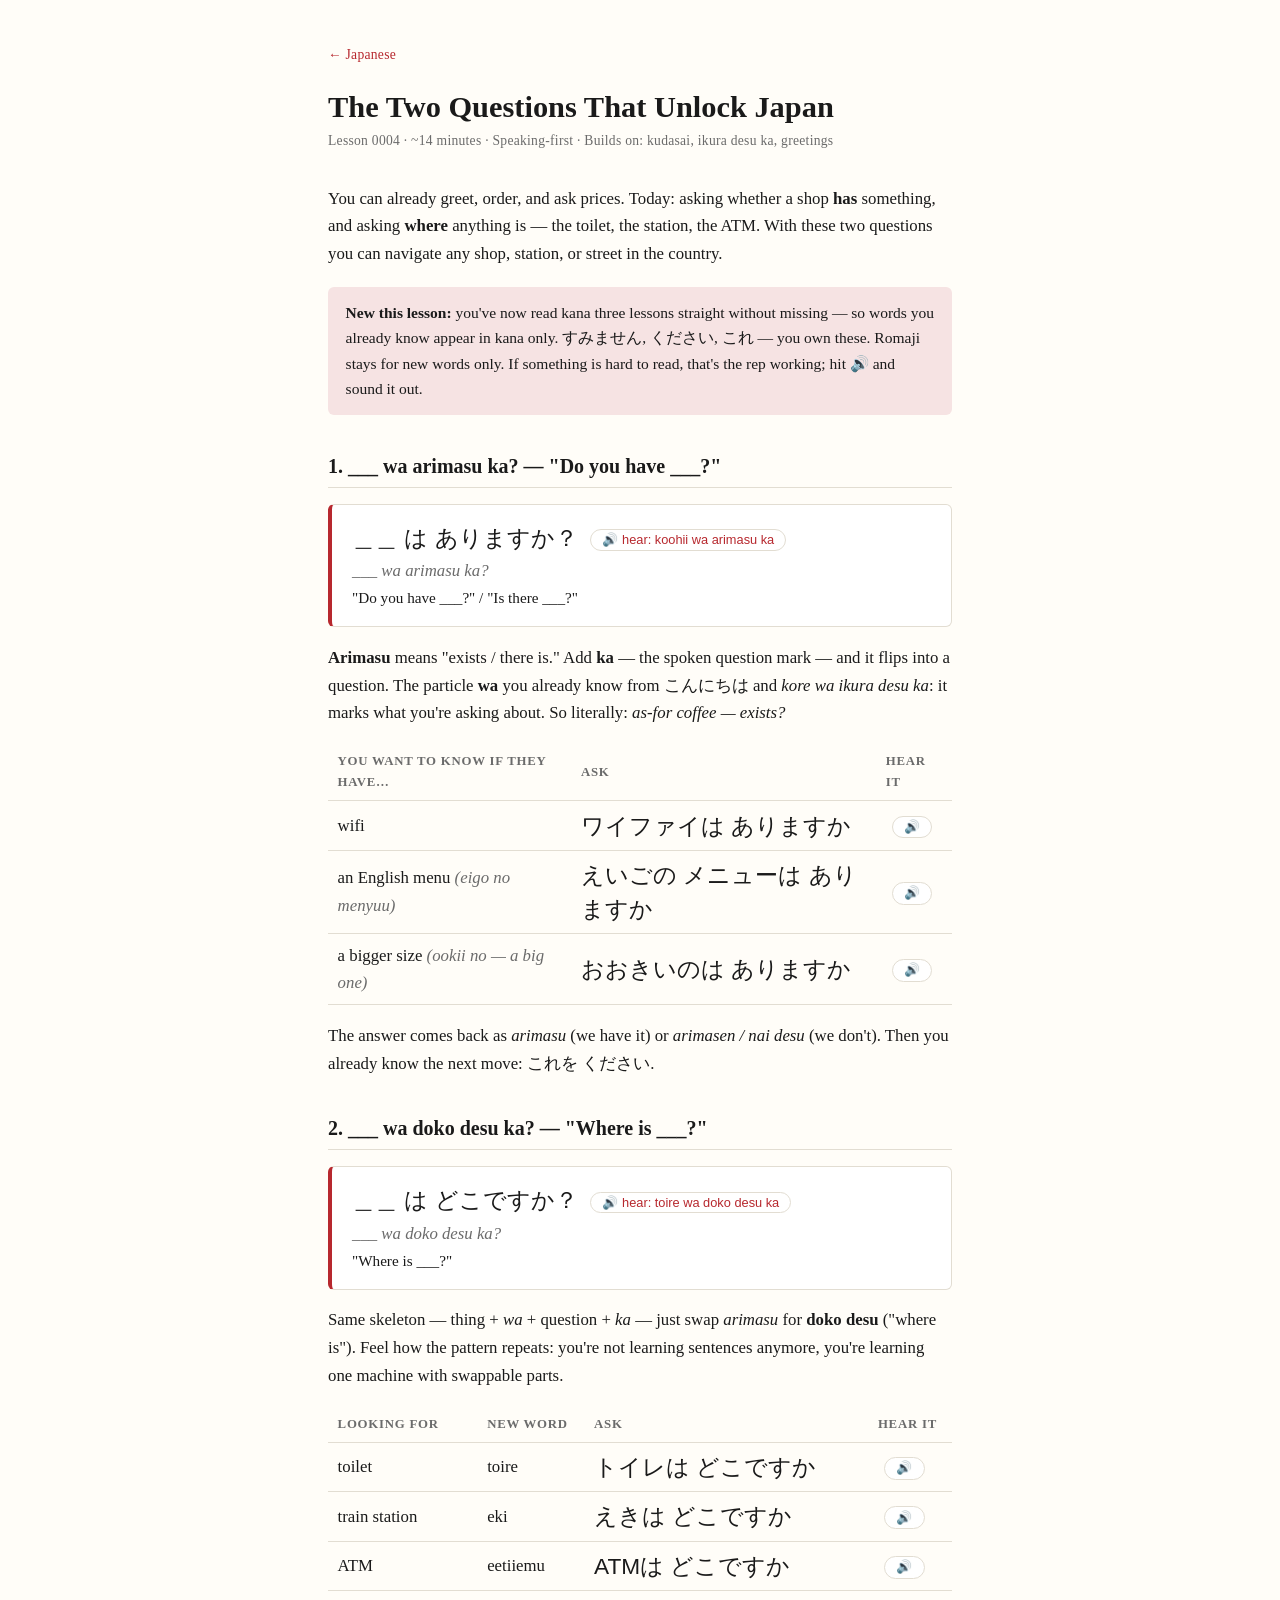
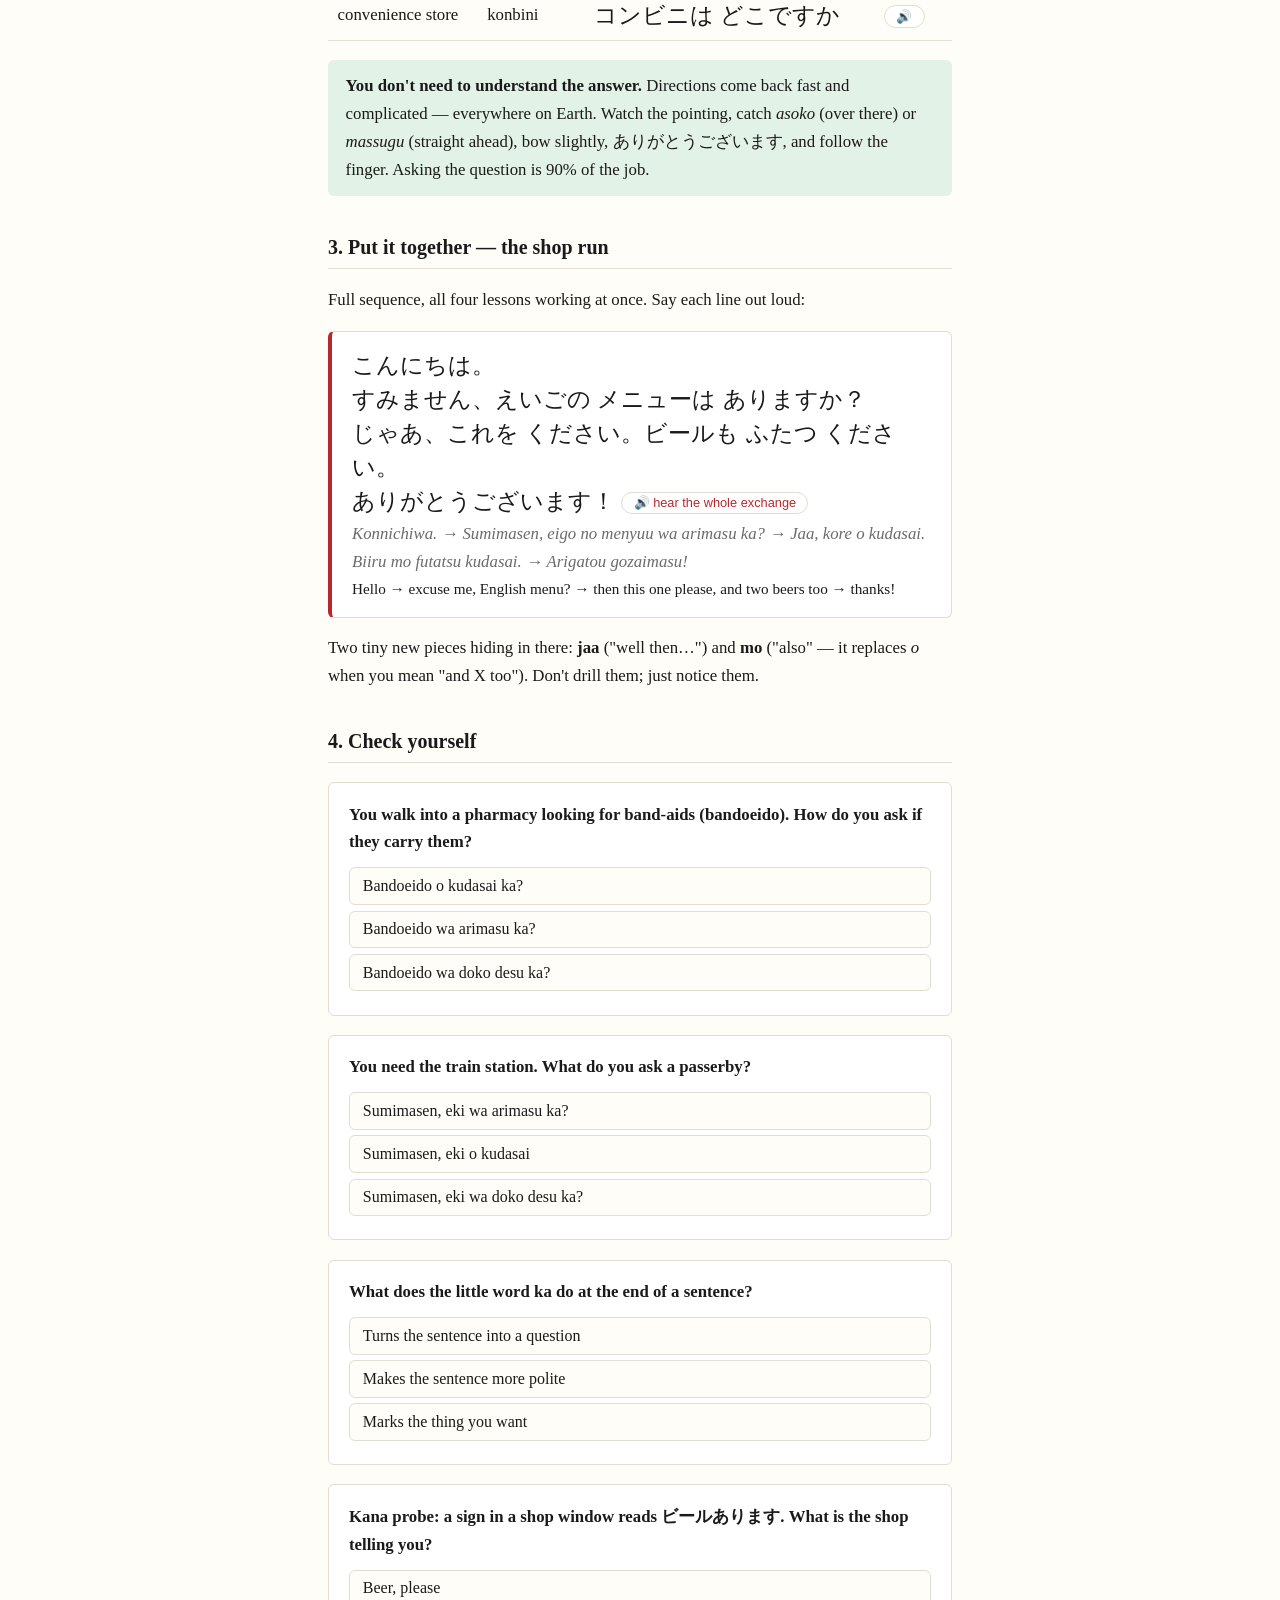
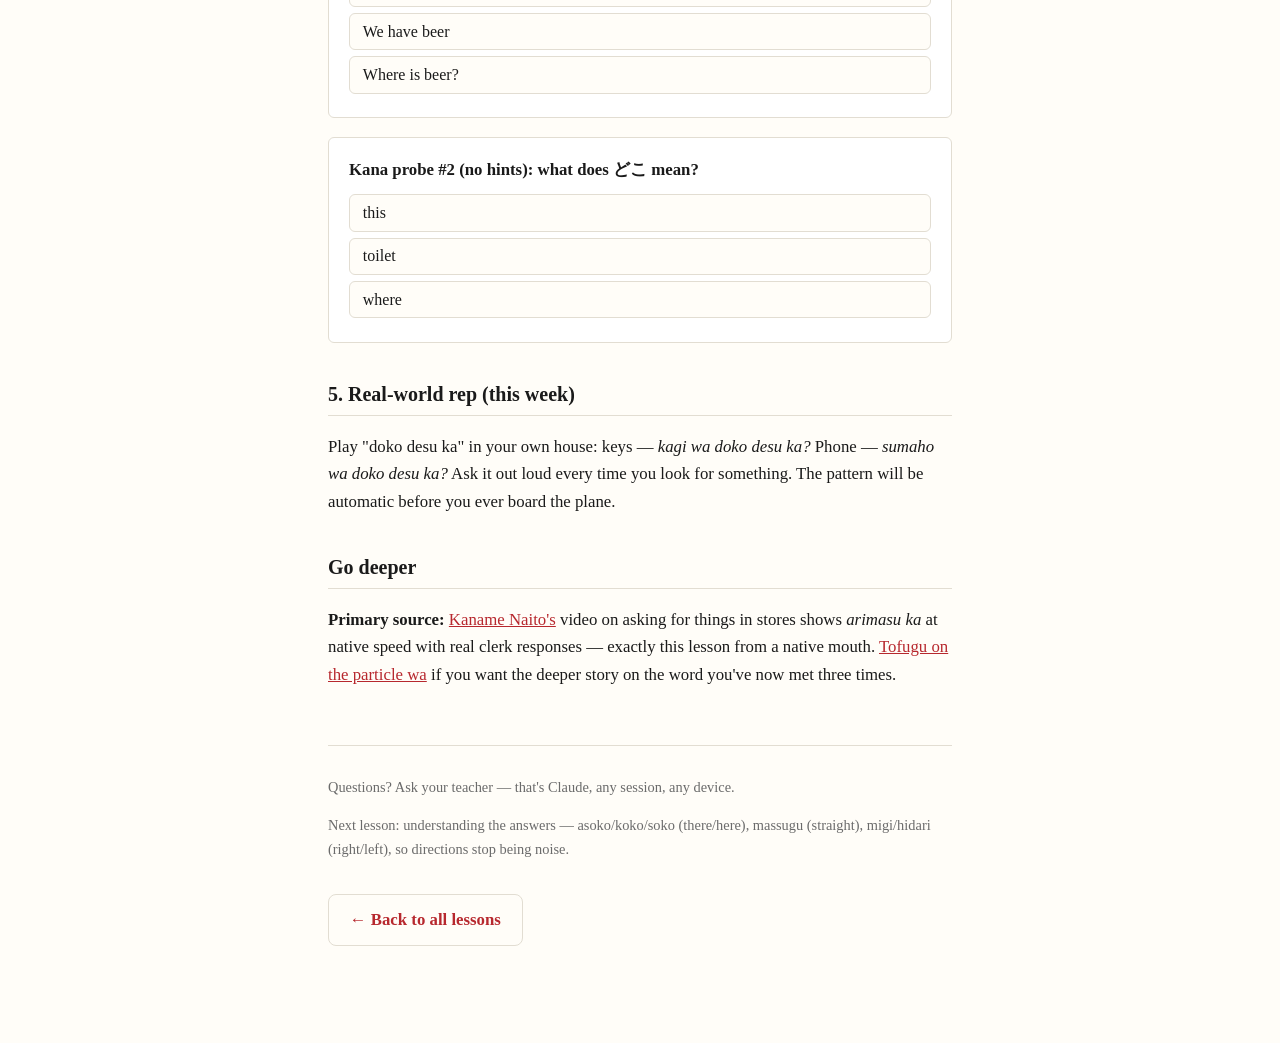
<file: lessons/0004-arimasu-ka-and-doko.html>
<!doctype html>
<html lang="en">
<head>
<meta charset="utf-8">
<meta name="viewport" content="width=device-width, initial-scale=1, viewport-fit=cover">
<meta name="robots" content="noindex, nofollow">
<meta name="theme-color" content="#b7282e" media="(prefers-color-scheme: light)">
<meta name="theme-color" content="#191714" media="(prefers-color-scheme: dark)">
<link rel="manifest" href="../manifest.webmanifest">
<link rel="apple-touch-icon" href="../icon-180.png">
<link rel="icon" href="../icon-192.png">
<meta name="apple-mobile-web-app-capable" content="yes">
<meta name="mobile-web-app-capable" content="yes">
<meta name="apple-mobile-web-app-status-bar-style" content="default">
<meta name="apple-mobile-web-app-title" content="Japanese">
<title>Lesson 4 · Do You Have…? Where Is…?</title>
<link rel="stylesheet" href="../assets/style.css">
<script src="../assets/progress.js"></script>
<script src="../assets/quiz.js"></script>
</head>
<body>
<a class="nav-home" href="../index.html">← Japanese</a>
<h1>The Two Questions That Unlock Japan</h1>
<div class="lesson-meta">Lesson 0004 · ~14 minutes · Speaking-first · Builds on: kudasai, ikura desu ka, greetings</div>

<p>You can already greet, order, and ask prices. Today: asking whether a shop <strong>has</strong> something, and asking <strong>where</strong> anything is — the toilet, the station, the ATM. With these two questions you can navigate any shop, station, or street in the country.</p>

<div class="callout"><strong>New this lesson:</strong> you've now read kana three lessons straight without missing — so words you already know appear in kana only. すみません, ください, これ — you own these. Romaji stays for new words only. If something is hard to read, that's the rep working; hit 🔊 and sound it out.</div>

<h2>1. ___ wa arimasu ka? — "Do you have ___?"</h2>

<div class="phrase-card">
  <span class="jp">＿＿ は ありますか？ <button class="speak-btn" data-say="コーヒーはありますか">🔊 hear: koohii wa arimasu ka</button></span>
  <span class="romaji">___ wa arimasu ka?</span>
  <span class="gloss">"Do you have ___?" / "Is there ___?"</span>
</div>

<p><strong>Arimasu</strong> means "exists / there is." Add <strong>ka</strong> — the spoken question mark — and it flips into a question. The particle <strong>wa</strong> you already know from こんにちは and <em>kore wa ikura desu ka</em>: it marks what you're asking about. So literally: <em>as-for coffee — exists?</em></p>

<table>
  <tr><th>You want to know if they have…</th><th>Ask</th><th>Hear it</th></tr>
  <tr><td>wifi</td><td class="jp">ワイファイは ありますか</td><td><button class="speak-btn" data-say="ワイファイはありますか">🔊</button></td></tr>
  <tr><td>an English menu <span class="romaji">(eigo no menyuu)</span></td><td class="jp">えいごの メニューは ありますか</td><td><button class="speak-btn" data-say="えいごのメニューはありますか">🔊</button></td></tr>
  <tr><td>a bigger size <span class="romaji">(ookii no — a big one)</span></td><td class="jp">おおきいのは ありますか</td><td><button class="speak-btn" data-say="おおきいのはありますか">🔊</button></td></tr>
</table>

<p>The answer comes back as <em>arimasu</em> (we have it) or <em>arimasen / nai desu</em> (we don't). Then you already know the next move: これを ください.</p>

<h2>2. ___ wa doko desu ka? — "Where is ___?"</h2>

<div class="phrase-card">
  <span class="jp">＿＿ は どこですか？ <button class="speak-btn" data-say="トイレはどこですか">🔊 hear: toire wa doko desu ka</button></span>
  <span class="romaji">___ wa doko desu ka?</span>
  <span class="gloss">"Where is ___?"</span>
</div>

<p>Same skeleton — thing + <em>wa</em> + question + <em>ka</em> — just swap <em>arimasu</em> for <strong>doko desu</strong> ("where is"). Feel how the pattern repeats: you're not learning sentences anymore, you're learning one machine with swappable parts.</p>

<table>
  <tr><th>Looking for</th><th>New word</th><th>Ask</th><th>Hear it</th></tr>
  <tr><td>toilet</td><td>toire</td><td class="jp">トイレは どこですか</td><td><button class="speak-btn" data-say="トイレはどこですか">🔊</button></td></tr>
  <tr><td>train station</td><td>eki</td><td class="jp">えきは どこですか</td><td><button class="speak-btn" data-say="えきはどこですか">🔊</button></td></tr>
  <tr><td>ATM</td><td>eetiiemu</td><td class="jp">ATMは どこですか</td><td><button class="speak-btn" data-say="ATMはどこですか">🔊</button></td></tr>
  <tr><td>convenience store</td><td>konbini</td><td class="jp">コンビニは どこですか</td><td><button class="speak-btn" data-say="コンビニはどこですか">🔊</button></td></tr>
</table>

<div class="win"><strong>You don't need to understand the answer.</strong> Directions come back fast and complicated — everywhere on Earth. Watch the pointing, catch <em>asoko</em> (over there) or <em>massugu</em> (straight ahead), bow slightly, ありがとうございます, and follow the finger. Asking the question is 90% of the job.</div>

<h2>3. Put it together — the shop run</h2>

<p>Full sequence, all four lessons working at once. Say each line out loud:</p>

<div class="phrase-card">
  <span class="jp">こんにちは。<br>すみません、えいごの メニューは ありますか？<br>じゃあ、これを ください。ビールも ふたつ ください。<br>ありがとうございます！<button class="speak-btn" data-say="こんにちは。すみません、えいごのメニューはありますか。じゃあ、これをください。ビールもふたつください。ありがとうございます。">🔊 hear the whole exchange</button></span>
  <span class="romaji">Konnichiwa. → Sumimasen, eigo no menyuu wa arimasu ka? → Jaa, kore o kudasai. Biiru mo futatsu kudasai. → Arigatou gozaimasu!</span>
  <span class="gloss">Hello → excuse me, English menu? → then this one please, and two beers too → thanks!</span>
</div>

<p>Two tiny new pieces hiding in there: <strong>jaa</strong> ("well then…") and <strong>mo</strong> ("also" — it replaces <em>o</em> when you mean "and X too"). Don't drill them; just notice them.</p>

<h2>4. Check yourself</h2>

<div class="quiz"
  data-q="You walk into a pharmacy looking for band-aids (bandoeido). How do you ask if they carry them?"
  data-answer="1"
  data-opts='["Bandoeido o kudasai ka?","Bandoeido wa arimasu ka?","Bandoeido wa doko desu ka?"]'
  data-fb='["Kudasai requests a thing directly and never takes ka — to ask IF they have it, use arimasu ka.","Right — wa marks the topic, arimasu ka asks if it exists in the shop.","That asks where band-aids are — fair, but it assumes they have them. Arimasu ka asks first."]'></div>

<div class="quiz"
  data-q="You need the train station. What do you ask a passerby?"
  data-answer="2"
  data-opts='["Sumimasen, eki wa arimasu ka?","Sumimasen, eki o kudasai","Sumimasen, eki wa doko desu ka?"]'
  data-fb='["Arimasu ka asks whether a station exists — they will say yes and walk on. You want its location.","That politely requests to be handed a train station.","Right — sumimasen to stop them, then eki wa doko desu ka. Then follow the pointing finger."]'></div>

<div class="quiz"
  data-q="What does the little word ka do at the end of a sentence?"
  data-answer="0"
  data-opts='["Turns the sentence into a question","Makes the sentence more polite","Marks the thing you want"]'
  data-fb='["Right — ka is the spoken question mark. Arimasu = there is; arimasu ka = is there?","Politeness comes from the -masu / desu endings, not ka.","That is o (を) — the marker from ___ o kudasai. Ka only asks."]'></div>

<div class="quiz"
  data-q="Kana probe: a sign in a shop window reads ビールあります. What is the shop telling you?"
  data-answer="1"
  data-opts='["Beer, please","We have beer","Where is beer?"]'
  data-fb='["That would need ください at the end — and shops rarely beg.","Right — ビール (beer) + あります (exists/we have). No ka, so it is a statement, not a question. You just read a real sign.","Doko would have to appear for a where-question."]'></div>

<div class="quiz"
  data-q="Kana probe #2 (no hints): what does どこ mean?"
  data-answer="2"
  data-opts='["this","toilet","where"]'
  data-fb='["これ is this — starts with こ (ko), but this word starts with ど (do).","トイレ is toilet — katakana, borrowed from English.","Right — ど(do) + こ(ko), doko = where. The dots on ど turn ko into do."]'></div>

<h2>5. Real-world rep (this week)</h2>
<p>Play "doko desu ka" in your own house: keys — <em>kagi wa doko desu ka?</em> Phone — <em>sumaho wa doko desu ka?</em> Ask it out loud every time you look for something. The pattern will be automatic before you ever board the plane.</p>

<h2>Go deeper</h2>
<p><strong>Primary source:</strong> <a href="https://www.youtube.com/@kanamenaito">Kaname Naito's</a> video on asking for things in stores shows <em>arimasu ka</em> at native speed with real clerk responses — exactly this lesson from a native mouth. <a href="https://www.tofugu.com/japanese-grammar/particle-wa/">Tofugu on the particle wa</a> if you want the deeper story on the word you've now met three times.</p>

<footer>
  <p>Questions? Ask your teacher — that's Claude, any session, any device.</p>
  <p>Next lesson: understanding the answers — asoko/koko/soko (there/here), massugu (straight), migi/hidari (right/left), so directions stop being noise.</p>
</footer>
<p class="nav-home-bottom"><a href="../index.html">← Back to all lessons</a></p>
<script src="../assets/app.js"></script>
</body>
</html>
</file>
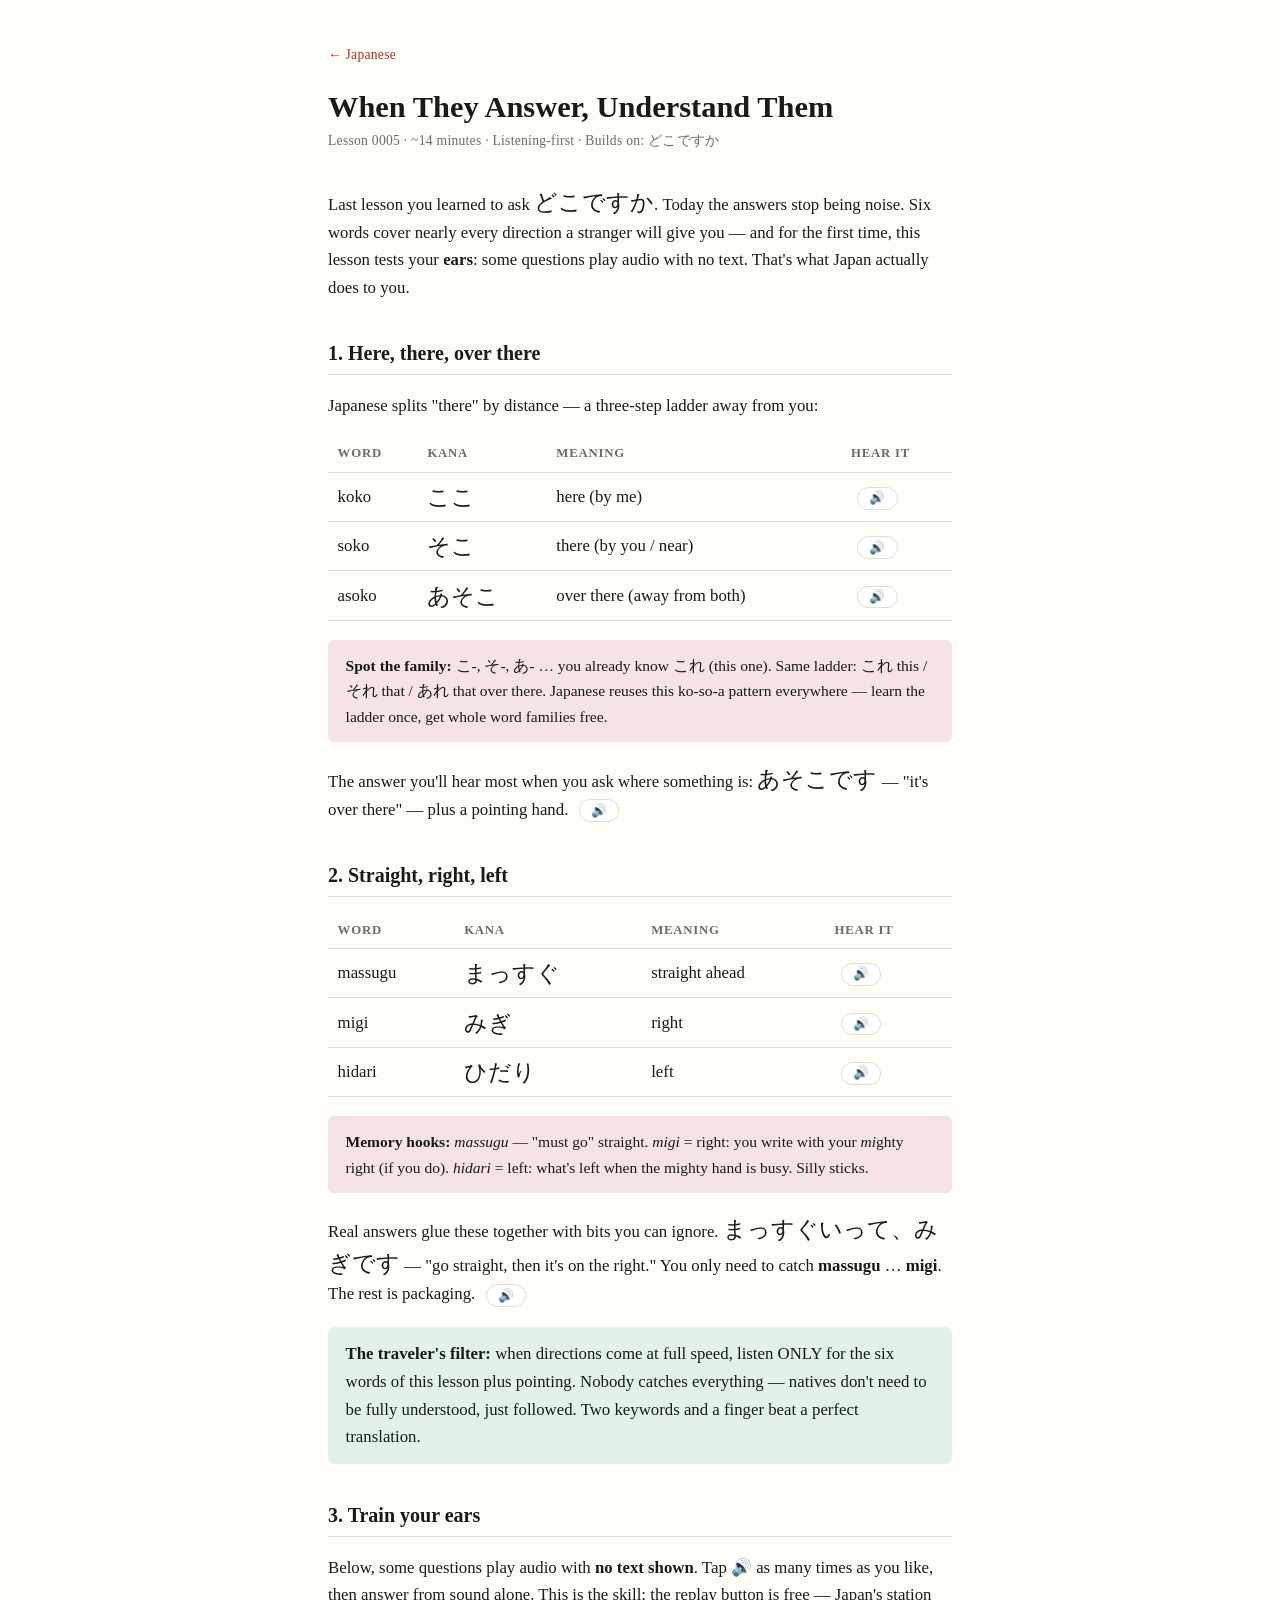
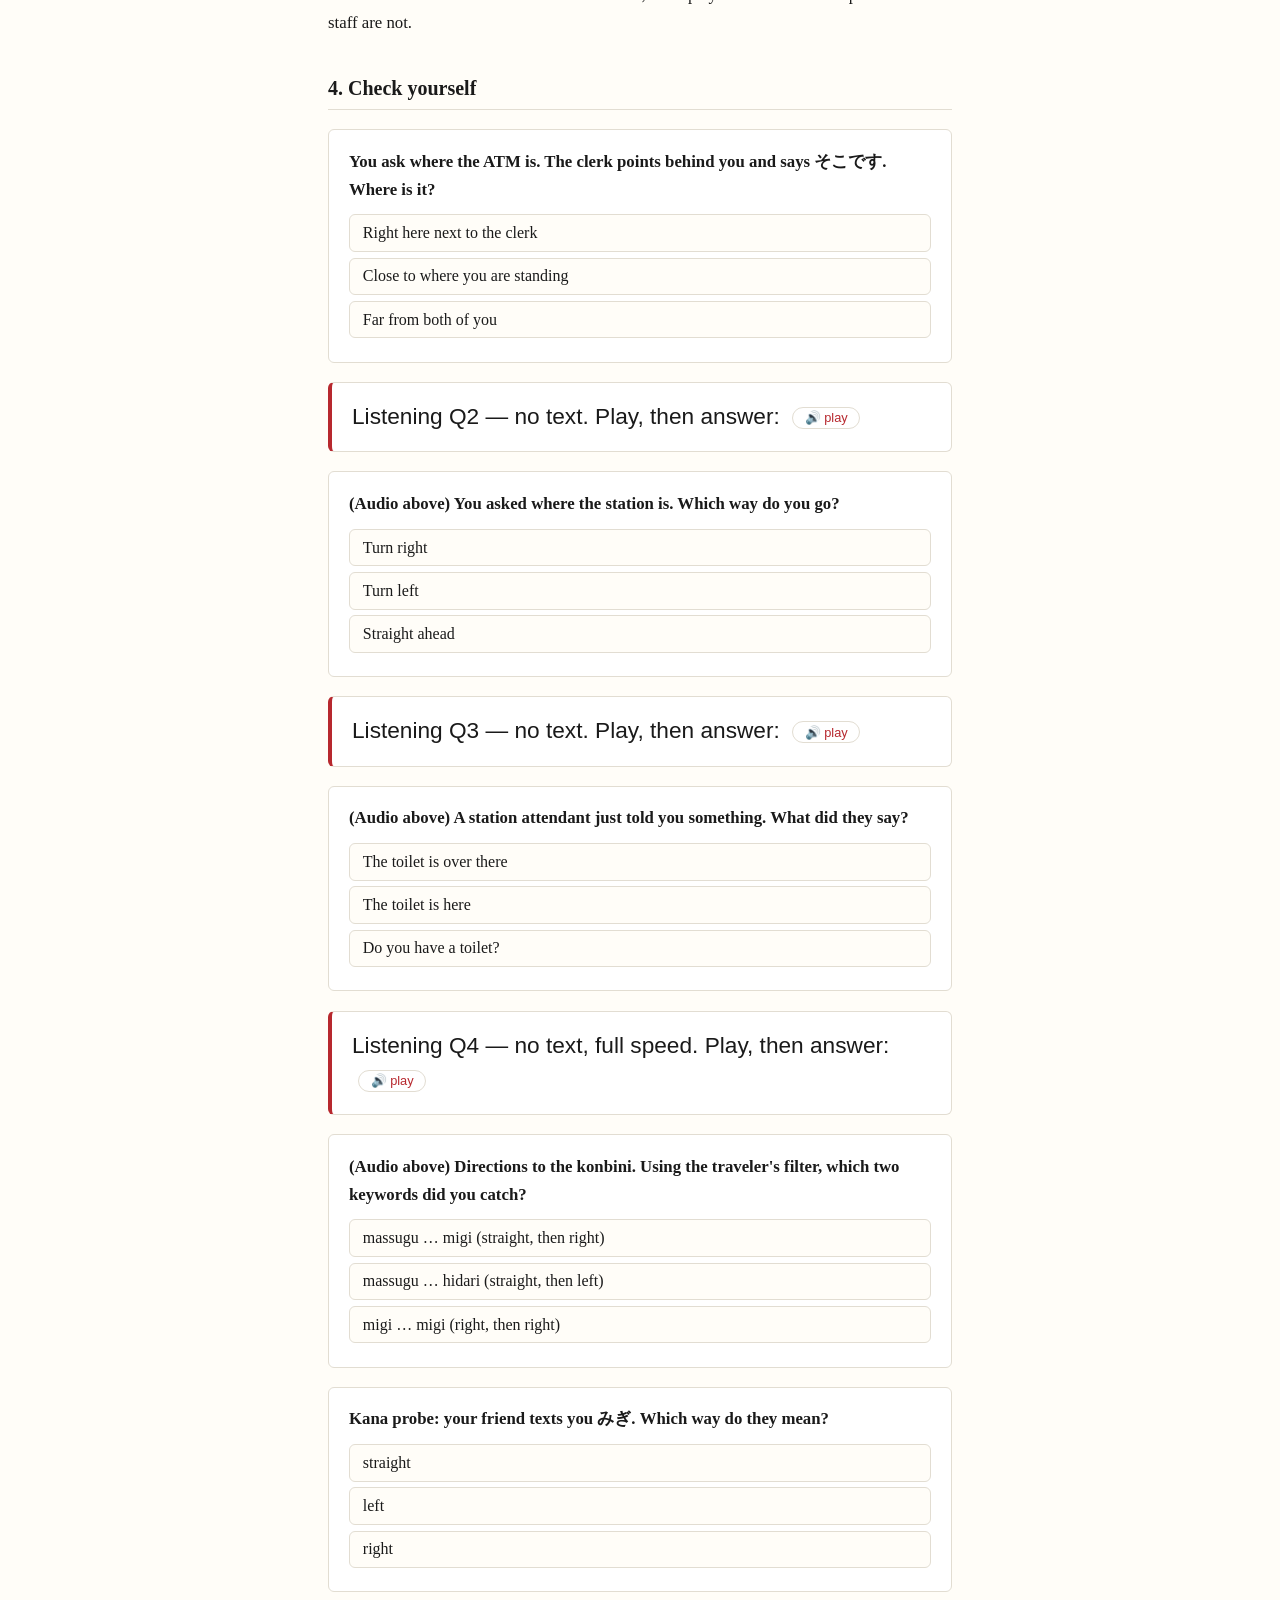
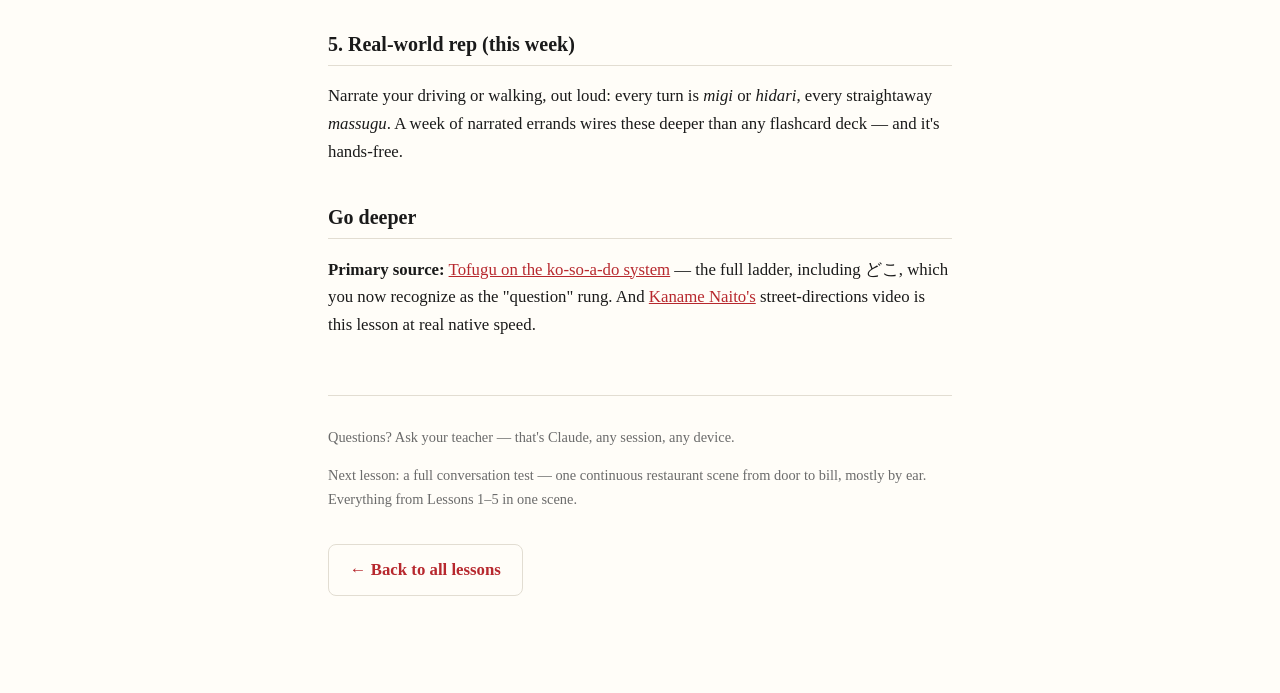
<file: lessons/0005-understanding-directions.html>
<!doctype html>
<html lang="en">
<head>
<meta charset="utf-8">
<meta name="viewport" content="width=device-width, initial-scale=1, viewport-fit=cover">
<meta name="robots" content="noindex, nofollow">
<meta name="theme-color" content="#b7282e" media="(prefers-color-scheme: light)">
<meta name="theme-color" content="#191714" media="(prefers-color-scheme: dark)">
<link rel="manifest" href="../manifest.webmanifest">
<link rel="apple-touch-icon" href="../icon-180.png">
<link rel="icon" href="../icon-192.png">
<meta name="apple-mobile-web-app-capable" content="yes">
<meta name="mobile-web-app-capable" content="yes">
<meta name="apple-mobile-web-app-status-bar-style" content="default">
<meta name="apple-mobile-web-app-title" content="Japanese">
<title>Lesson 5 · Understanding Directions</title>
<link rel="stylesheet" href="../assets/style.css">
<script src="../assets/progress.js"></script>
<script src="../assets/quiz.js"></script>
</head>
<body>
<a class="nav-home" href="../index.html">← Japanese</a>
<h1>When They Answer, Understand Them</h1>
<div class="lesson-meta">Lesson 0005 · ~14 minutes · Listening-first · Builds on: どこですか</div>

<p>Last lesson you learned to ask <span class="jp">どこですか</span>. Today the answers stop being noise. Six words cover nearly every direction a stranger will give you — and for the first time, this lesson tests your <strong>ears</strong>: some questions play audio with no text. That's what Japan actually does to you.</p>

<h2>1. Here, there, over there</h2>

<p>Japanese splits "there" by distance — a three-step ladder away from you:</p>

<table>
  <tr><th>Word</th><th>Kana</th><th>Meaning</th><th>Hear it</th></tr>
  <tr><td>koko</td><td class="jp">ここ</td><td>here (by me)</td><td><button class="speak-btn" data-say="ここ">🔊</button></td></tr>
  <tr><td>soko</td><td class="jp">そこ</td><td>there (by you / near)</td><td><button class="speak-btn" data-say="そこ">🔊</button></td></tr>
  <tr><td>asoko</td><td class="jp">あそこ</td><td>over there (away from both)</td><td><button class="speak-btn" data-say="あそこ">🔊</button></td></tr>
</table>

<div class="callout"><strong>Spot the family:</strong> こ-, そ-, あ- … you already know これ (this one). Same ladder: これ this / それ that / あれ that over there. Japanese reuses this ko-so-a pattern everywhere — learn the ladder once, get whole word families free.</div>

<p>The answer you'll hear most when you ask where something is: <span class="jp">あそこです</span> — "it's over there" — plus a pointing hand. <button class="speak-btn" data-say="あそこです">🔊</button></p>

<h2>2. Straight, right, left</h2>

<table>
  <tr><th>Word</th><th>Kana</th><th>Meaning</th><th>Hear it</th></tr>
  <tr><td>massugu</td><td class="jp">まっすぐ</td><td>straight ahead</td><td><button class="speak-btn" data-say="まっすぐ">🔊</button></td></tr>
  <tr><td>migi</td><td class="jp">みぎ</td><td>right</td><td><button class="speak-btn" data-say="みぎ">🔊</button></td></tr>
  <tr><td>hidari</td><td class="jp">ひだり</td><td>left</td><td><button class="speak-btn" data-say="ひだり">🔊</button></td></tr>
</table>

<div class="callout"><strong>Memory hooks:</strong> <em>massugu</em> — "must go" straight. <em>migi</em> = right: you write with your <em>mi</em>ghty right (if you do). <em>hidari</em> = left: what's left when the mighty hand is busy. Silly sticks.</div>

<p>Real answers glue these together with bits you can ignore. <span class="jp">まっすぐいって、みぎです</span> — "go straight, then it's on the right." You only need to catch <strong>massugu</strong> … <strong>migi</strong>. The rest is packaging. <button class="speak-btn" data-say="まっすぐいって、みぎです">🔊</button></p>

<div class="win"><strong>The traveler's filter:</strong> when directions come at full speed, listen ONLY for the six words of this lesson plus pointing. Nobody catches everything — natives don't need to be fully understood, just followed. Two keywords and a finger beat a perfect translation.</div>

<h2>3. Train your ears</h2>

<p>Below, some questions play audio with <strong>no text shown</strong>. Tap 🔊 as many times as you like, then answer from sound alone. This is the skill; the replay button is free — Japan's station staff are not.</p>

<h2>4. Check yourself</h2>

<div class="quiz"
  data-q="You ask where the ATM is. The clerk points behind you and says そこです. Where is it?"
  data-answer="1"
  data-opts='["Right here next to the clerk","Close to where you are standing","Far from both of you"]'
  data-fb='["That would be ここです — ko is the by-me step of the ladder.","Right — soko is the near-you step. Turn around; it is basically behind you.","That would be あそこです — the far step, usually with a long point."]'></div>

<div class="phrase-card">
  <span class="jp">Listening Q2 — no text. Play, then answer: <button class="speak-btn" data-say="まっすぐです">🔊 play</button></span>
</div>
<div class="quiz"
  data-q="(Audio above) You asked where the station is. Which way do you go?"
  data-answer="2"
  data-opts='["Turn right","Turn left","Straight ahead"]'
  data-fb='["Right would be みぎ (migi).","Left would be ひだり (hidari).","Right — まっすぐです, massugu desu: straight ahead. Your first answer caught by ear alone."]'></div>

<div class="phrase-card">
  <span class="jp">Listening Q3 — no text. Play, then answer: <button class="speak-btn" data-say="トイレはあそこです">🔊 play</button></span>
</div>
<div class="quiz"
  data-q="(Audio above) A station attendant just told you something. What did they say?"
  data-answer="0"
  data-opts='["The toilet is over there","The toilet is here","Do you have a toilet?"]'
  data-fb='["Right — トイレはあそこです: toire wa asoko desu. Far step of the ladder + pointing finger.","Here would be ここです.","A question would end in か — this ended in です, a statement."]'></div>

<div class="phrase-card">
  <span class="jp">Listening Q4 — no text, full speed. Play, then answer: <button class="speak-btn" data-say="まっすぐいって、ひだりです">🔊 play</button></span>
</div>
<div class="quiz"
  data-q="(Audio above) Directions to the konbini. Using the traveler's filter, which two keywords did you catch?"
  data-answer="1"
  data-opts='["massugu … migi (straight, then right)","massugu … hidari (straight, then left)","migi … migi (right, then right)"]'
  data-fb='["Close — the first word was indeed massugu, but the ending was hidari, left.","Right — まっすぐいって、ひだりです: go straight, then left. You filtered a full-speed sentence down to what matters.","No migi in there — replay and listen for the h- sound of hidari."]'></div>

<div class="quiz"
  data-q="Kana probe: your friend texts you みぎ. Which way do they mean?"
  data-answer="2"
  data-opts='["straight","left","right"]'
  data-fb='["Straight is まっすぐ — a longer word.","Left is ひだり — starts with ひ (hi).","Right — み(mi) + ぎ(gi). The dots turn き (ki) into ぎ (gi), same trick you saw in どこ."]'></div>

<h2>5. Real-world rep (this week)</h2>
<p>Narrate your driving or walking, out loud: every turn is <em>migi</em> or <em>hidari</em>, every straightaway <em>massugu</em>. A week of narrated errands wires these deeper than any flashcard deck — and it's hands-free.</p>

<h2>Go deeper</h2>
<p><strong>Primary source:</strong> <a href="https://www.tofugu.com/japanese/ko-so-a-do/">Tofugu on the ko-so-a-do system</a> — the full ladder, including どこ, which you now recognize as the "question" rung. And <a href="https://www.youtube.com/@kanamenaito">Kaname Naito's</a> street-directions video is this lesson at real native speed.</p>

<footer>
  <p>Questions? Ask your teacher — that's Claude, any session, any device.</p>
  <p>Next lesson: a full conversation test — one continuous restaurant scene from door to bill, mostly by ear. Everything from Lessons 1–5 in one scene.</p>
</footer>
<p class="nav-home-bottom"><a href="../index.html">← Back to all lessons</a></p>
<script src="../assets/app.js"></script>
</body>
</html>
</file>
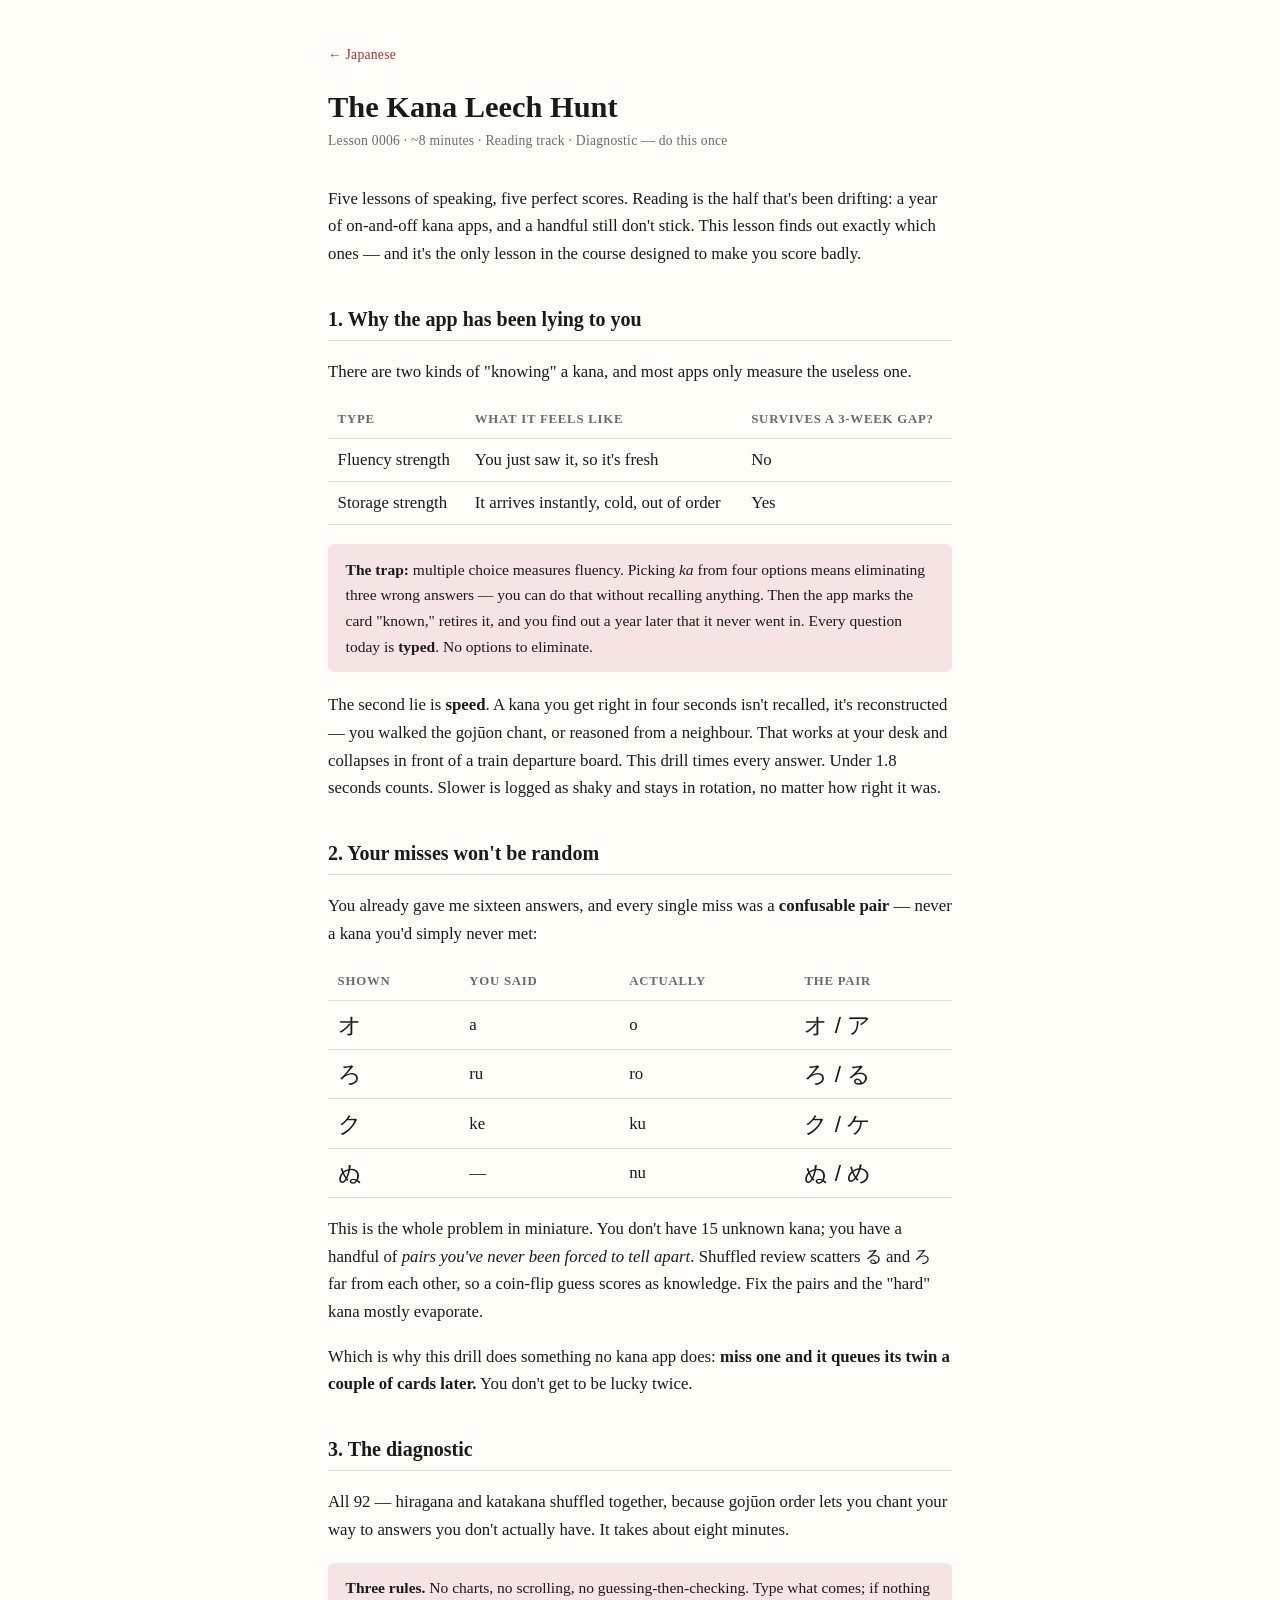
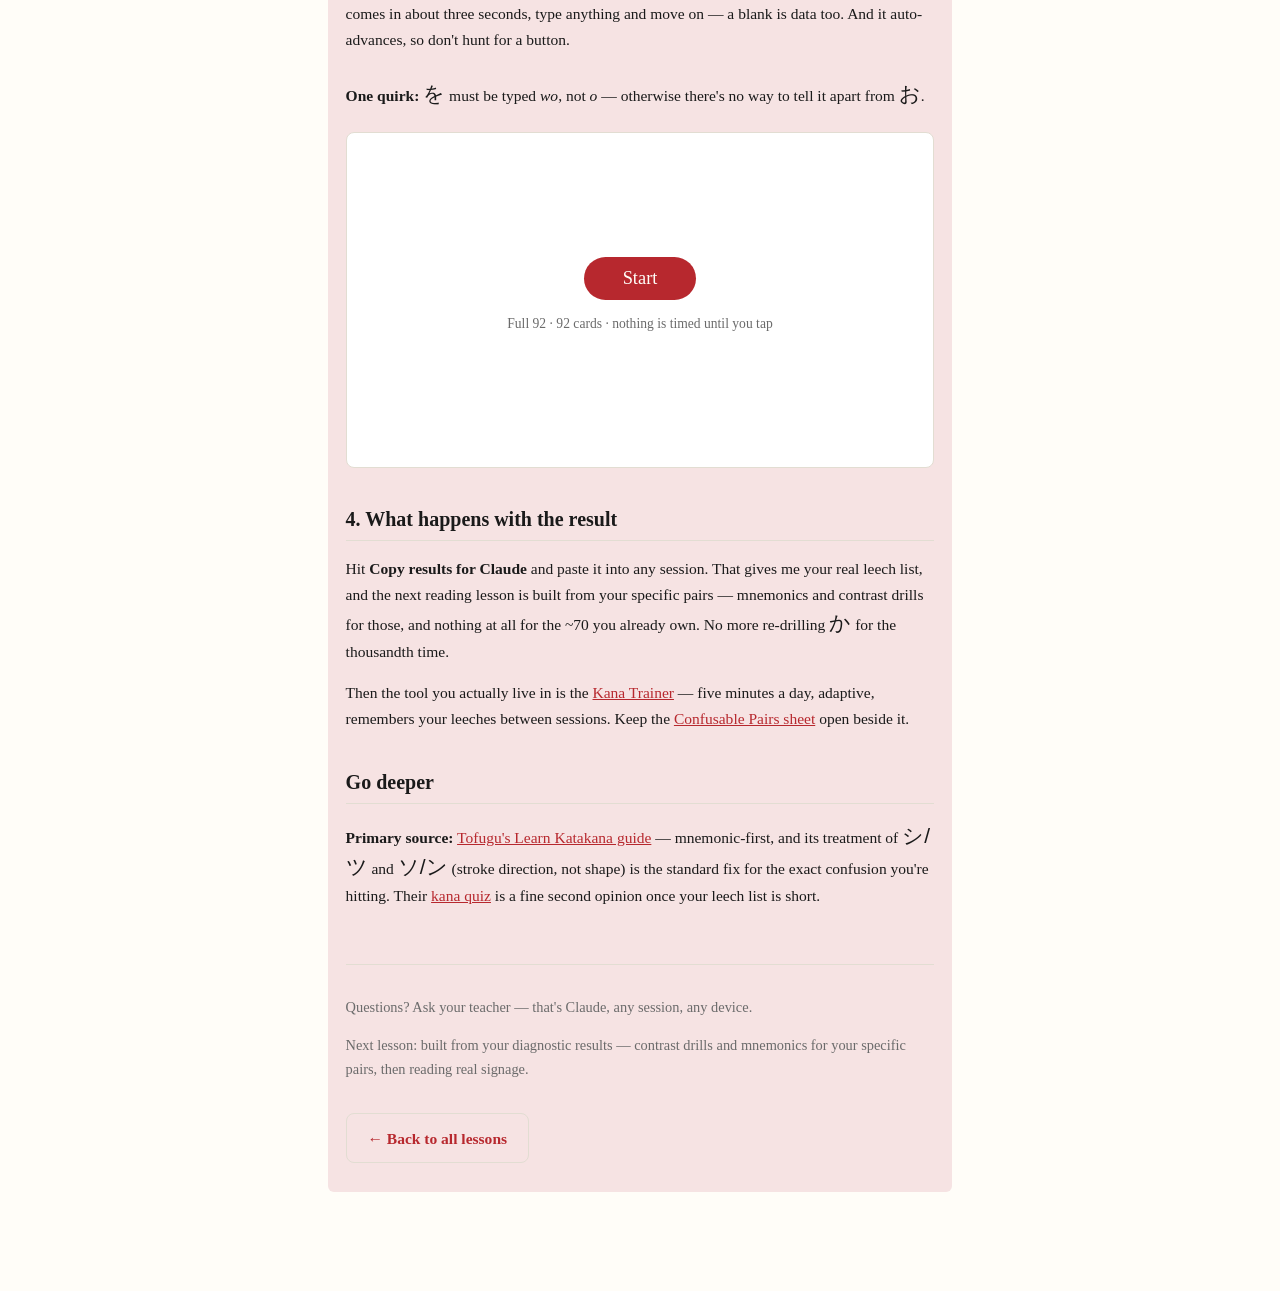
<file: lessons/0006-kana-diagnostic.html>
<!doctype html>
<html lang="en">
<head>
<meta charset="utf-8">
<meta name="viewport" content="width=device-width, initial-scale=1, viewport-fit=cover">
<meta name="robots" content="noindex, nofollow">
<meta name="theme-color" content="#b7282e" media="(prefers-color-scheme: light)">
<meta name="theme-color" content="#191714" media="(prefers-color-scheme: dark)">
<link rel="manifest" href="../manifest.webmanifest">
<link rel="apple-touch-icon" href="../icon-180.png">
<link rel="icon" href="../icon-192.png">
<meta name="apple-mobile-web-app-capable" content="yes">
<meta name="mobile-web-app-capable" content="yes">
<meta name="apple-mobile-web-app-status-bar-style" content="default">
<meta name="apple-mobile-web-app-title" content="Japanese">
<title>Lesson 6 · The Kana Leech Hunt</title>
<link rel="stylesheet" href="../assets/style.css">
<link rel="stylesheet" href="../assets/kana-drill.css">
<script src="../assets/progress.js"></script>
<script src="../assets/kana-drill.js"></script>
</head>
<body>
<a class="nav-home" href="../index.html">← Japanese</a>
<h1>The Kana Leech Hunt</h1>
<div class="lesson-meta">Lesson 0006 · ~8 minutes · Reading track · Diagnostic — do this once</div>

<p>Five lessons of speaking, five perfect scores. Reading is the half that's been drifting: a year of on-and-off kana apps, and a handful still don't stick. This lesson finds out exactly which ones — and it's the only lesson in the course designed to make you score badly.</p>

<h2>1. Why the app has been lying to you</h2>

<p>There are two kinds of "knowing" a kana, and most apps only measure the useless one.</p>

<table>
  <tr><th>Type</th><th>What it feels like</th><th>Survives a 3-week gap?</th></tr>
  <tr><td>Fluency strength</td><td>You just saw it, so it's fresh</td><td>No</td></tr>
  <tr><td>Storage strength</td><td>It arrives instantly, cold, out of order</td><td>Yes</td></tr>
</table>

<div class="callout"><strong>The trap:</strong> multiple choice measures fluency. Picking <em>ka</em> from four options means eliminating three wrong answers — you can do that without recalling anything. Then the app marks the card "known," retires it, and you find out a year later that it never went in. Every question today is <strong>typed</strong>. No options to eliminate.</div>

<p>The second lie is <strong>speed</strong>. A kana you get right in four seconds isn't recalled, it's reconstructed — you walked the gojūon chant, or reasoned from a neighbour. That works at your desk and collapses in front of a train departure board. This drill times every answer. Under 1.8 seconds counts. Slower is logged as shaky and stays in rotation, no matter how right it was.</p>

<h2>2. Your misses won't be random</h2>

<p>You already gave me sixteen answers, and every single miss was a <strong>confusable pair</strong> — never a kana you'd simply never met:</p>

<table>
  <tr><th>Shown</th><th>You said</th><th>Actually</th><th>The pair</th></tr>
  <tr><td class="jp">オ</td><td>a</td><td>o</td><td class="jp">オ / ア</td></tr>
  <tr><td class="jp">ろ</td><td>ru</td><td>ro</td><td class="jp">ろ / る</td></tr>
  <tr><td class="jp">ク</td><td>ke</td><td>ku</td><td class="jp">ク / ケ</td></tr>
  <tr><td class="jp">ぬ</td><td>—</td><td>nu</td><td class="jp">ぬ / め</td></tr>
</table>

<p>This is the whole problem in miniature. You don't have 15 unknown kana; you have a handful of <em>pairs you've never been forced to tell apart</em>. Shuffled review scatters る and ろ far from each other, so a coin-flip guess scores as knowledge. Fix the pairs and the "hard" kana mostly evaporate.</p>

<p>Which is why this drill does something no kana app does: <strong>miss one and it queues its twin a couple of cards later.</strong> You don't get to be lucky twice.</p>

<h2>3. The diagnostic</h2>

<p>All 92 — hiragana and katakana shuffled together, because gojūon order lets you chant your way to answers you don't actually have. It takes about eight minutes.</p>

<div class="callout"><strong>Three rules.</strong> No charts, no scrolling, no guessing-then-checking. Type what comes; if nothing comes in about three seconds, type anything and move on — a blank is data too. And it auto-advances, so don't hunt for a button.<br><br>
<strong>One quirk:</strong> <span class="jp">を</span> must be typed <em>wo</em>, not <em>o</em> — otherwise there's no way to tell it apart from <span class="jp">お</span>.</p>

<div class="kana-drill" data-mode="diagnostic"></div>

<h2>4. What happens with the result</h2>

<p>Hit <strong>Copy results for Claude</strong> and paste it into any session. That gives me your real leech list, and the next reading lesson is built from your specific pairs — mnemonics and contrast drills for those, and nothing at all for the ~70 you already own. No more re-drilling <span class="jp">か</span> for the thousandth time.</p>

<p>Then the tool you actually live in is the <a href="../reference/kana-trainer.html">Kana Trainer</a> — five minutes a day, adaptive, remembers your leeches between sessions. Keep the <a href="../reference/kana-confusables.html">Confusable Pairs sheet</a> open beside it.</p>

<h2>Go deeper</h2>
<p><strong>Primary source:</strong> <a href="https://www.tofugu.com/japanese/learn-katakana/">Tofugu's Learn Katakana guide</a> — mnemonic-first, and its treatment of <span class="jp">シ/ツ</span> and <span class="jp">ソ/ン</span> (stroke direction, not shape) is the standard fix for the exact confusion you're hitting. Their <a href="https://kana-quiz.tofugu.com/">kana quiz</a> is a fine second opinion once your leech list is short.</p>

<footer>
  <p>Questions? Ask your teacher — that's Claude, any session, any device.</p>
  <p>Next lesson: built from your diagnostic results — contrast drills and mnemonics for your specific pairs, then reading real signage.</p>
</footer>
<p class="nav-home-bottom"><a href="../index.html">← Back to all lessons</a></p>
<script src="../assets/app.js"></script>
</body>
</html>
</file>
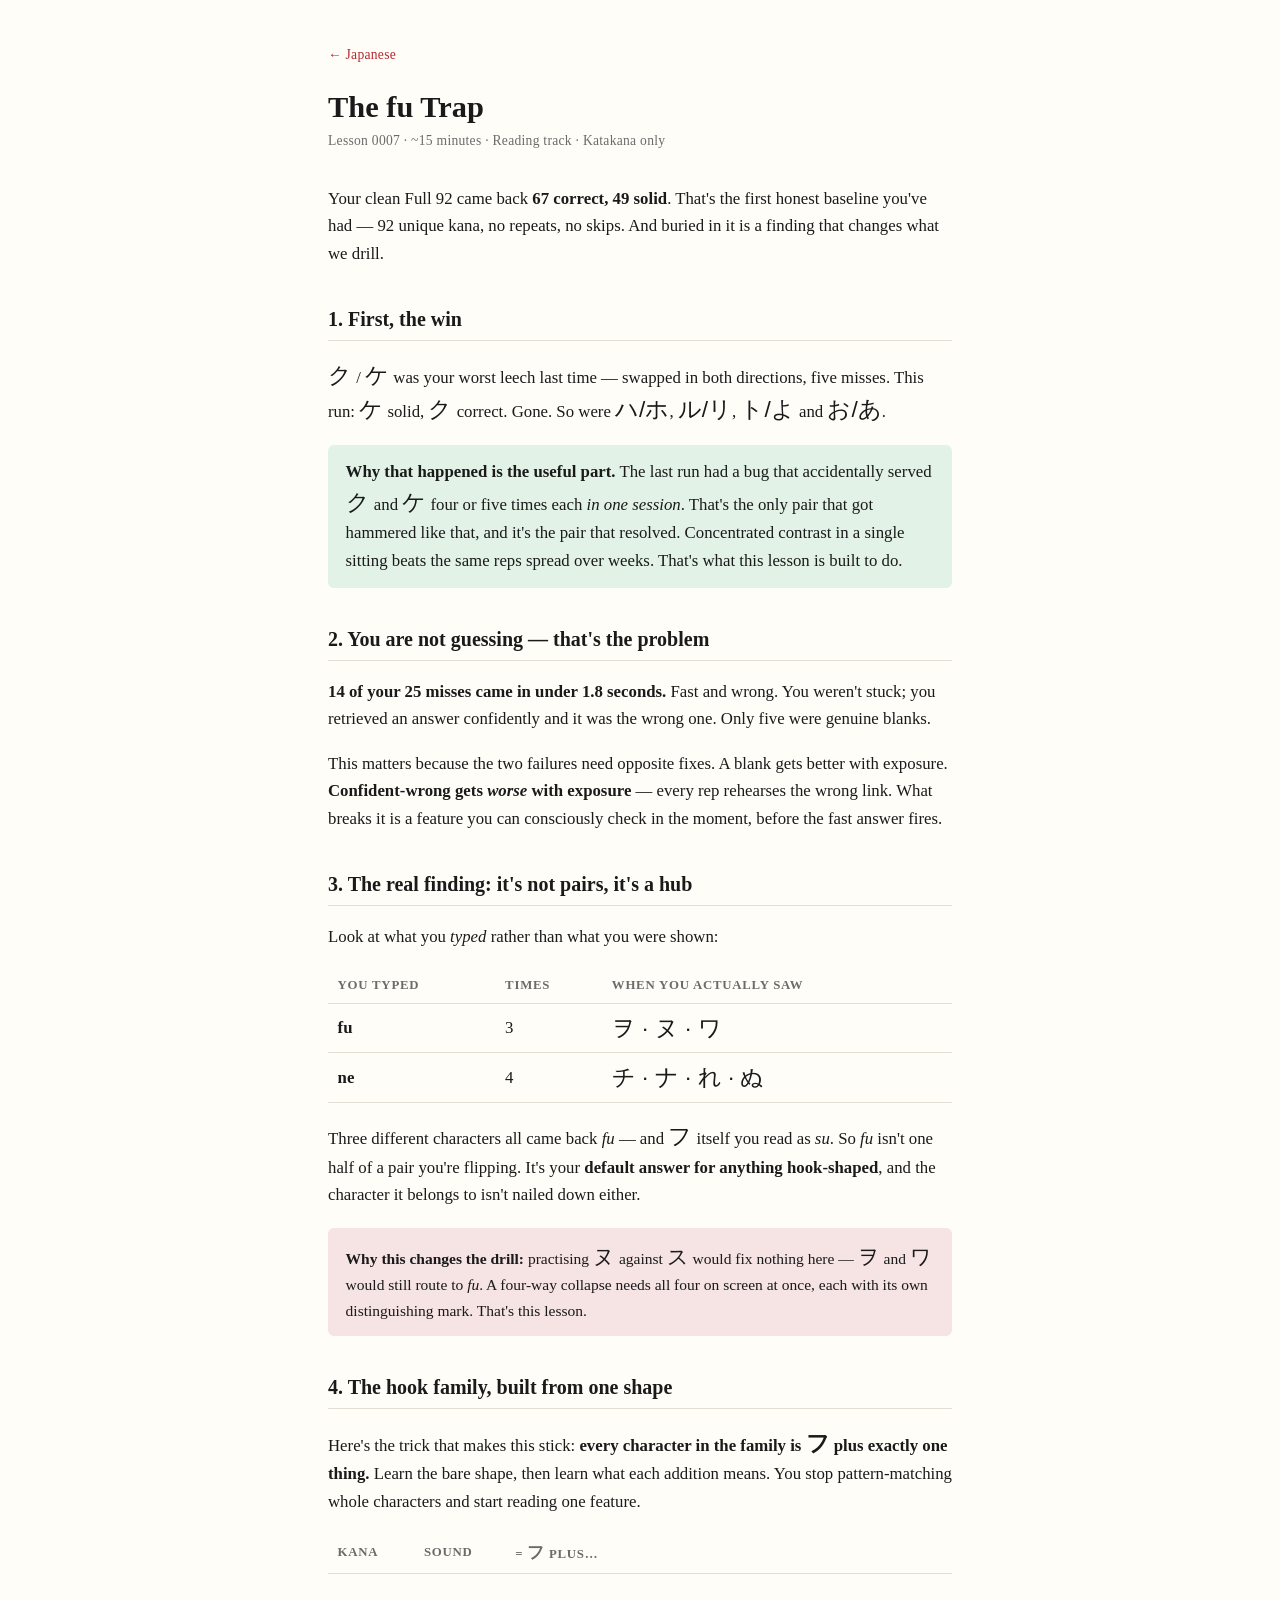
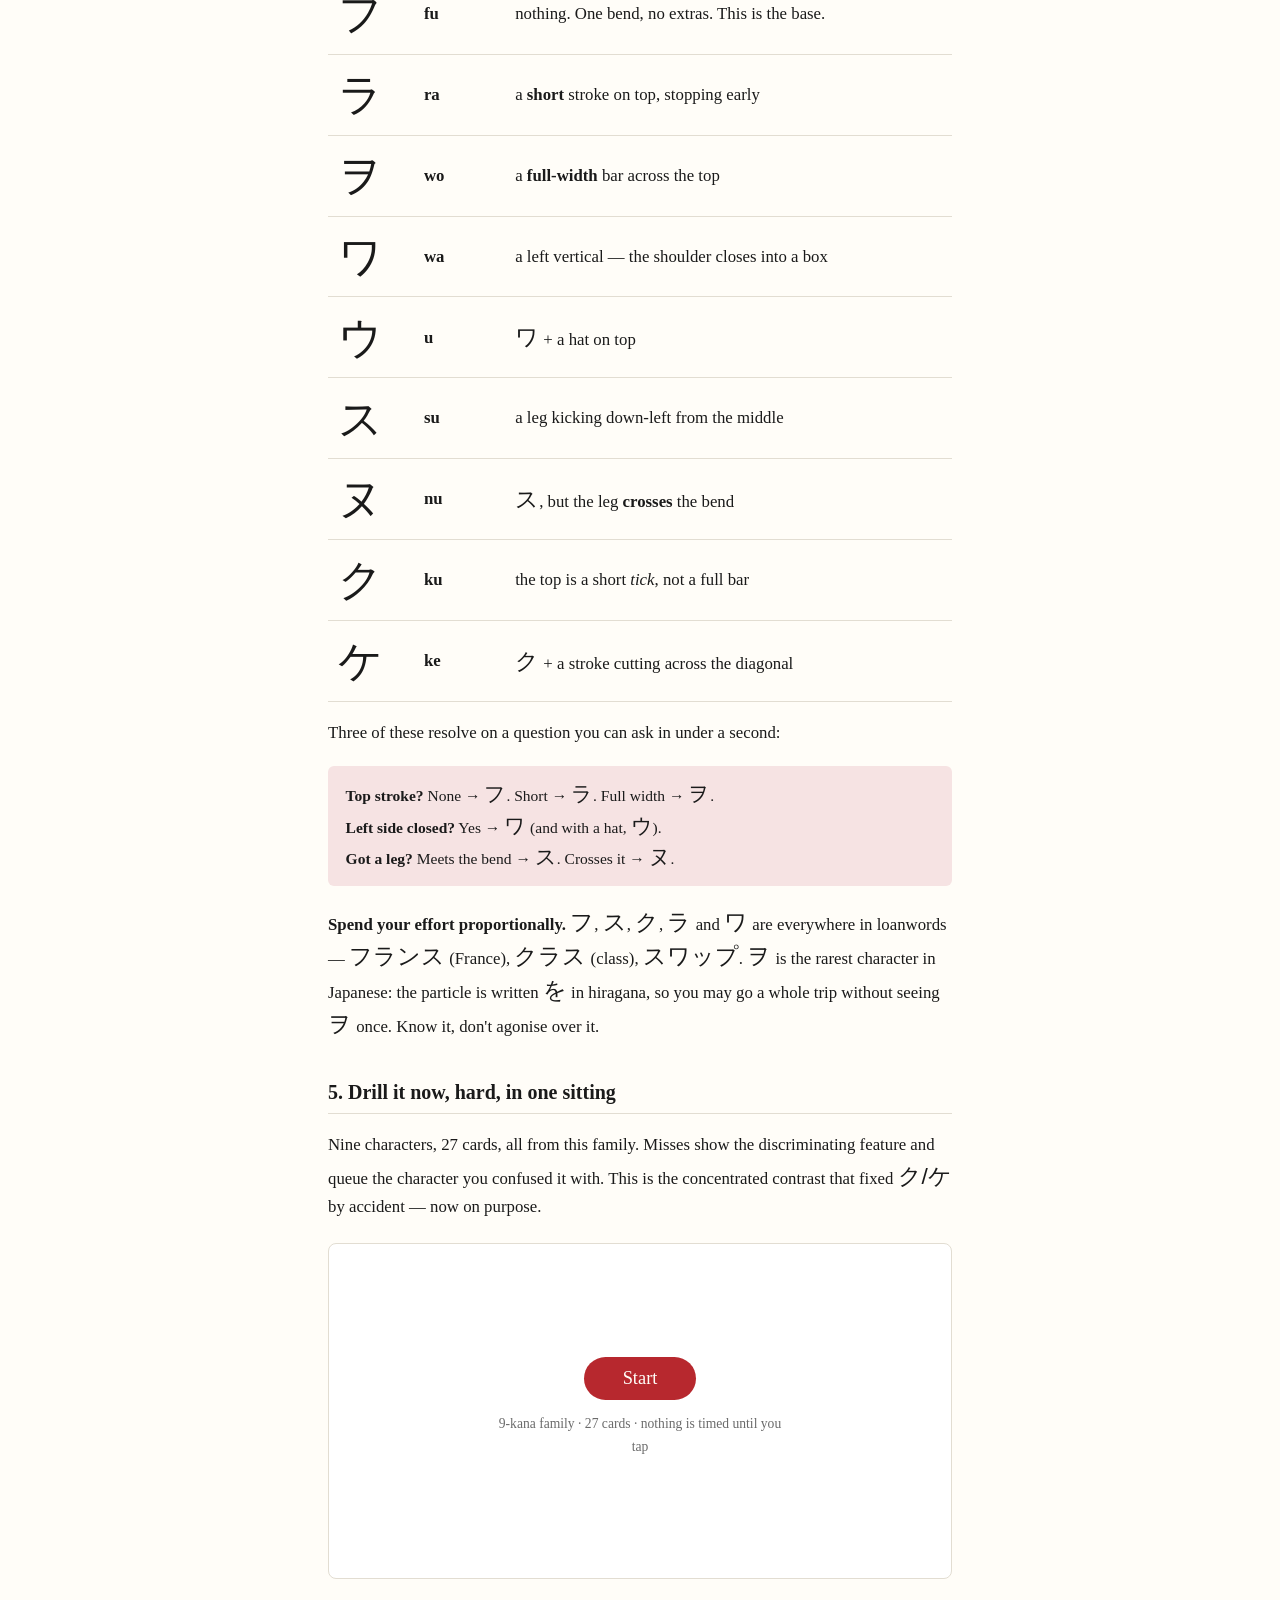
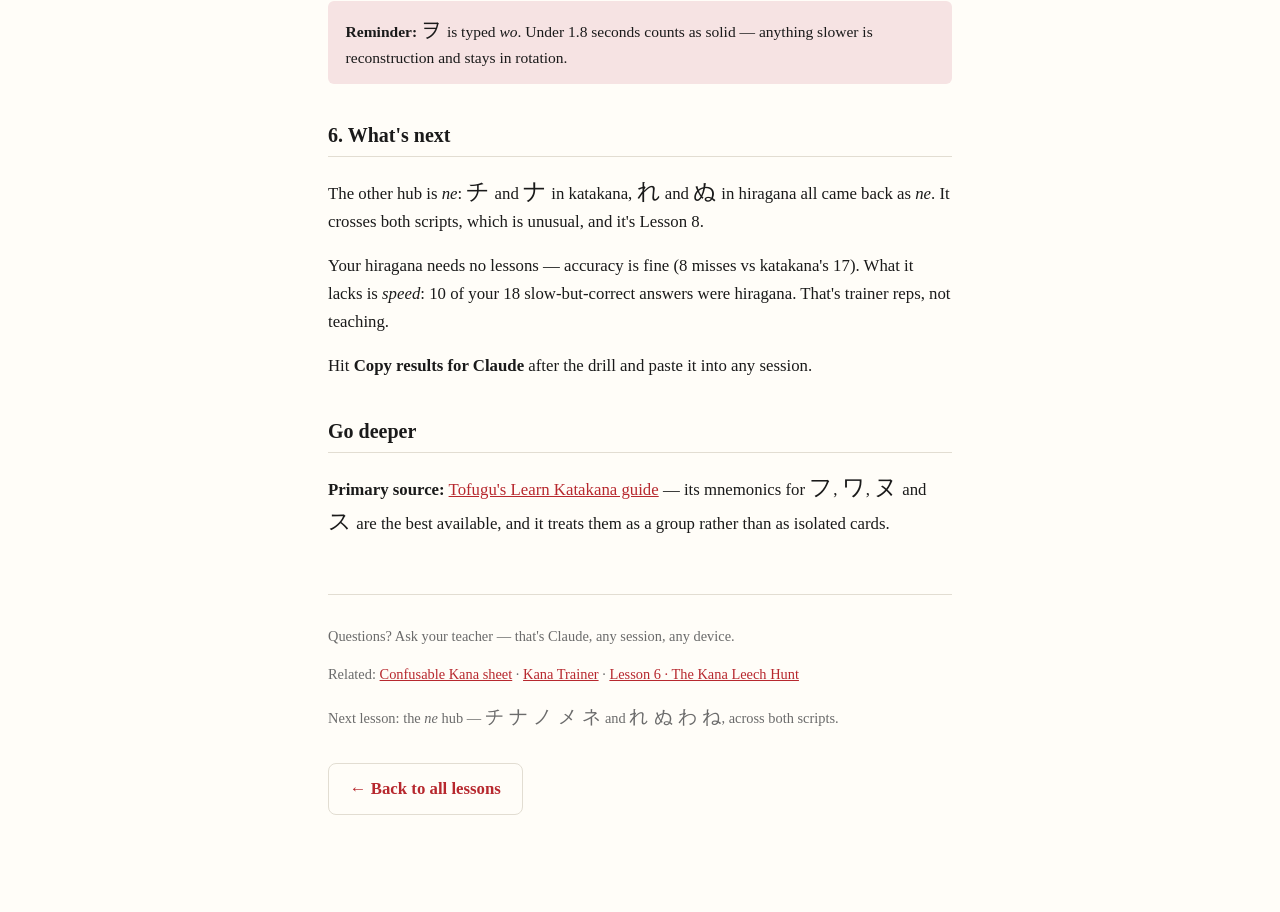
<file: lessons/0007-the-fu-trap.html>
<!doctype html>
<html lang="en">
<head>
<meta charset="utf-8">
<meta name="viewport" content="width=device-width, initial-scale=1, viewport-fit=cover">
<meta name="robots" content="noindex, nofollow">
<meta name="theme-color" content="#b7282e" media="(prefers-color-scheme: light)">
<meta name="theme-color" content="#191714" media="(prefers-color-scheme: dark)">
<link rel="manifest" href="../manifest.webmanifest">
<link rel="apple-touch-icon" href="../icon-180.png">
<link rel="icon" href="../icon-192.png">
<meta name="apple-mobile-web-app-capable" content="yes">
<meta name="mobile-web-app-capable" content="yes">
<meta name="apple-mobile-web-app-status-bar-style" content="default">
<meta name="apple-mobile-web-app-title" content="Japanese">
<title>Lesson 7 · The fu Trap</title>
<link rel="stylesheet" href="../assets/style.css">
<link rel="stylesheet" href="../assets/kana-drill.css">
<script src="../assets/progress.js"></script>
<script src="../assets/kana-drill.js"></script>
</head>
<body>
<a class="nav-home" href="../index.html">← Japanese</a>
<h1>The fu Trap</h1>
<div class="lesson-meta">Lesson 0007 · ~15 minutes · Reading track · Katakana only</div>

<p>Your clean Full 92 came back <strong>67 correct, 49 solid</strong>. That's the first honest baseline you've had — 92 unique kana, no repeats, no skips. And buried in it is a finding that changes what we drill.</p>

<h2>1. First, the win</h2>

<p><span class="jp">ク</span> / <span class="jp">ケ</span> was your worst leech last time — swapped in both directions, five misses. This run: <span class="jp">ケ</span> solid, <span class="jp">ク</span> correct. Gone. So were <span class="jp">ハ/ホ</span>, <span class="jp">ル/リ</span>, <span class="jp">ト/よ</span> and <span class="jp">お/あ</span>.</p>

<div class="win"><strong>Why that happened is the useful part.</strong> The last run had a bug that accidentally served <span class="jp">ク</span> and <span class="jp">ケ</span> four or five times each <em>in one session</em>. That's the only pair that got hammered like that, and it's the pair that resolved. Concentrated contrast in a single sitting beats the same reps spread over weeks. That's what this lesson is built to do.</div>

<h2>2. You are not guessing — that's the problem</h2>

<p><strong>14 of your 25 misses came in under 1.8 seconds.</strong> Fast and wrong. You weren't stuck; you retrieved an answer confidently and it was the wrong one. Only five were genuine blanks.</p>

<p>This matters because the two failures need opposite fixes. A blank gets better with exposure. <strong>Confident-wrong gets <em>worse</em> with exposure</strong> — every rep rehearses the wrong link. What breaks it is a feature you can consciously check in the moment, before the fast answer fires.</p>

<h2>3. The real finding: it's not pairs, it's a hub</h2>

<p>Look at what you <em>typed</em> rather than what you were shown:</p>

<table>
  <tr><th>You typed</th><th>Times</th><th>When you actually saw</th></tr>
  <tr><td><strong>fu</strong></td><td>3</td><td class="jp">ヲ · ヌ · ワ</td></tr>
  <tr><td><strong>ne</strong></td><td>4</td><td class="jp">チ · ナ · れ · ぬ</td></tr>
</table>

<p>Three different characters all came back <em>fu</em> — and <span class="jp">フ</span> itself you read as <em>su</em>. So <em>fu</em> isn't one half of a pair you're flipping. It's your <strong>default answer for anything hook-shaped</strong>, and the character it belongs to isn't nailed down either.</p>

<div class="callout"><strong>Why this changes the drill:</strong> practising <span class="jp">ヌ</span> against <span class="jp">ス</span> would fix nothing here — <span class="jp">ヲ</span> and <span class="jp">ワ</span> would still route to <em>fu</em>. A four-way collapse needs all four on screen at once, each with its own distinguishing mark. That's this lesson.</div>

<h2>4. The hook family, built from one shape</h2>

<p>Here's the trick that makes this stick: <strong>every character in the family is <span class="jp">フ</span> plus exactly one thing.</strong> Learn the bare shape, then learn what each addition means. You stop pattern-matching whole characters and start reading one feature.</p>

<table>
  <tr><th>Kana</th><th>Sound</th><th>= <span class="jp">フ</span> plus…</th></tr>
  <tr><td class="jp" style="font-size:2.6em">フ</td><td><strong>fu</strong></td><td>nothing. One bend, no extras. This is the base.</td></tr>
  <tr><td class="jp" style="font-size:2.6em">ラ</td><td><strong>ra</strong></td><td>a <strong>short</strong> stroke on top, stopping early</td></tr>
  <tr><td class="jp" style="font-size:2.6em">ヲ</td><td><strong>wo</strong></td><td>a <strong>full-width</strong> bar across the top</td></tr>
  <tr><td class="jp" style="font-size:2.6em">ワ</td><td><strong>wa</strong></td><td>a left vertical — the shoulder closes into a box</td></tr>
  <tr><td class="jp" style="font-size:2.6em">ウ</td><td><strong>u</strong></td><td><span class="jp">ワ</span> + a hat on top</td></tr>
  <tr><td class="jp" style="font-size:2.6em">ス</td><td><strong>su</strong></td><td>a leg kicking down-left from the middle</td></tr>
  <tr><td class="jp" style="font-size:2.6em">ヌ</td><td><strong>nu</strong></td><td><span class="jp">ス</span>, but the leg <strong>crosses</strong> the bend</td></tr>
  <tr><td class="jp" style="font-size:2.6em">ク</td><td><strong>ku</strong></td><td>the top is a short <em>tick</em>, not a full bar</td></tr>
  <tr><td class="jp" style="font-size:2.6em">ケ</td><td><strong>ke</strong></td><td><span class="jp">ク</span> + a stroke cutting across the diagonal</td></tr>
</table>

<p>Three of these resolve on a question you can ask in under a second:</p>

<div class="callout">
<strong>Top stroke?</strong> None → <span class="jp">フ</span>. Short → <span class="jp">ラ</span>. Full width → <span class="jp">ヲ</span>.<br>
<strong>Left side closed?</strong> Yes → <span class="jp">ワ</span> (and with a hat, <span class="jp">ウ</span>).<br>
<strong>Got a leg?</strong> Meets the bend → <span class="jp">ス</span>. Crosses it → <span class="jp">ヌ</span>.
</div>

<p><strong>Spend your effort proportionally.</strong> <span class="jp">フ</span>, <span class="jp">ス</span>, <span class="jp">ク</span>, <span class="jp">ラ</span> and <span class="jp">ワ</span> are everywhere in loanwords — <span class="jp">フランス</span> (France), <span class="jp">クラス</span> (class), <span class="jp">スワップ</span>. <span class="jp">ヲ</span> is the rarest character in Japanese: the particle is written <span class="jp">を</span> in hiragana, so you may go a whole trip without seeing <span class="jp">ヲ</span> once. Know it, don't agonise over it.</p>

<h2>5. Drill it now, hard, in one sitting</h2>

<p>Nine characters, 27 cards, all from this family. Misses show the discriminating feature and queue the character you confused it with. This is the concentrated contrast that fixed <span class="jp">ク/ケ</span> by accident — now on purpose.</p>

<div class="kana-drill" data-mode="drill" data-family="hook" data-count="27"></div>

<div class="callout"><strong>Reminder:</strong> <span class="jp">ヲ</span> is typed <em>wo</em>. Under 1.8 seconds counts as solid — anything slower is reconstruction and stays in rotation.</div>

<h2>6. What's next</h2>

<p>The other hub is <em>ne</em>: <span class="jp">チ</span> and <span class="jp">ナ</span> in katakana, <span class="jp">れ</span> and <span class="jp">ぬ</span> in hiragana all came back as <em>ne</em>. It crosses both scripts, which is unusual, and it's Lesson 8.</p>

<p>Your hiragana needs no lessons — accuracy is fine (8 misses vs katakana's 17). What it lacks is <em>speed</em>: 10 of your 18 slow-but-correct answers were hiragana. That's trainer reps, not teaching.</p>

<p>Hit <strong>Copy results for Claude</strong> after the drill and paste it into any session.</p>

<h2>Go deeper</h2>
<p><strong>Primary source:</strong> <a href="https://www.tofugu.com/japanese/learn-katakana/">Tofugu's Learn Katakana guide</a> — its mnemonics for <span class="jp">フ</span>, <span class="jp">ワ</span>, <span class="jp">ヌ</span> and <span class="jp">ス</span> are the best available, and it treats them as a group rather than as isolated cards.</p>

<footer>
  <p>Questions? Ask your teacher — that's Claude, any session, any device.</p>
  <p>Related: <a href="../reference/kana-confusables.html">Confusable Kana sheet</a> · <a href="../reference/kana-trainer.html">Kana Trainer</a> · <a href="../lessons/0006-kana-diagnostic.html">Lesson 6 · The Kana Leech Hunt</a></p>
  <p>Next lesson: the <em>ne</em> hub — <span class="jp">チ ナ ノ メ ネ</span> and <span class="jp">れ ぬ わ ね</span>, across both scripts.</p>
</footer>
<p class="nav-home-bottom"><a href="../index.html">← Back to all lessons</a></p>
<script src="../assets/app.js"></script>
</body>
</html>
</file>
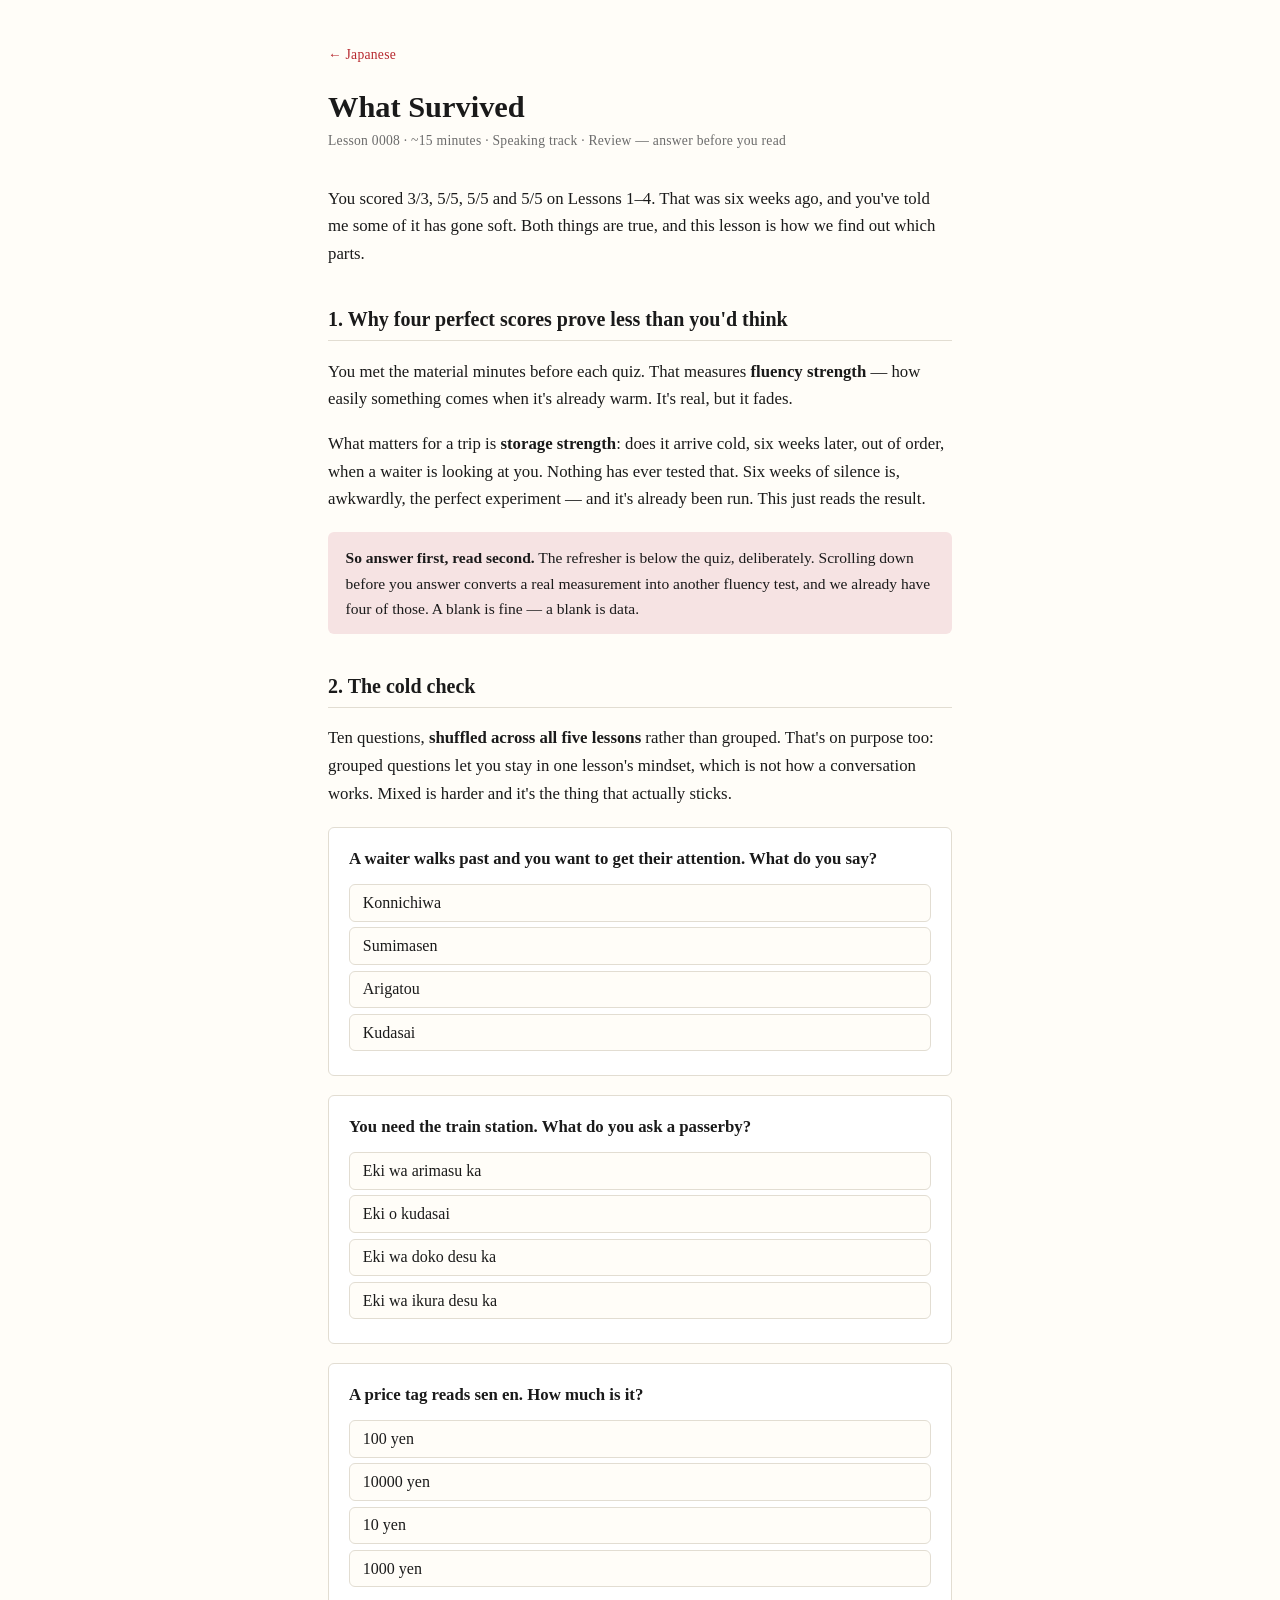
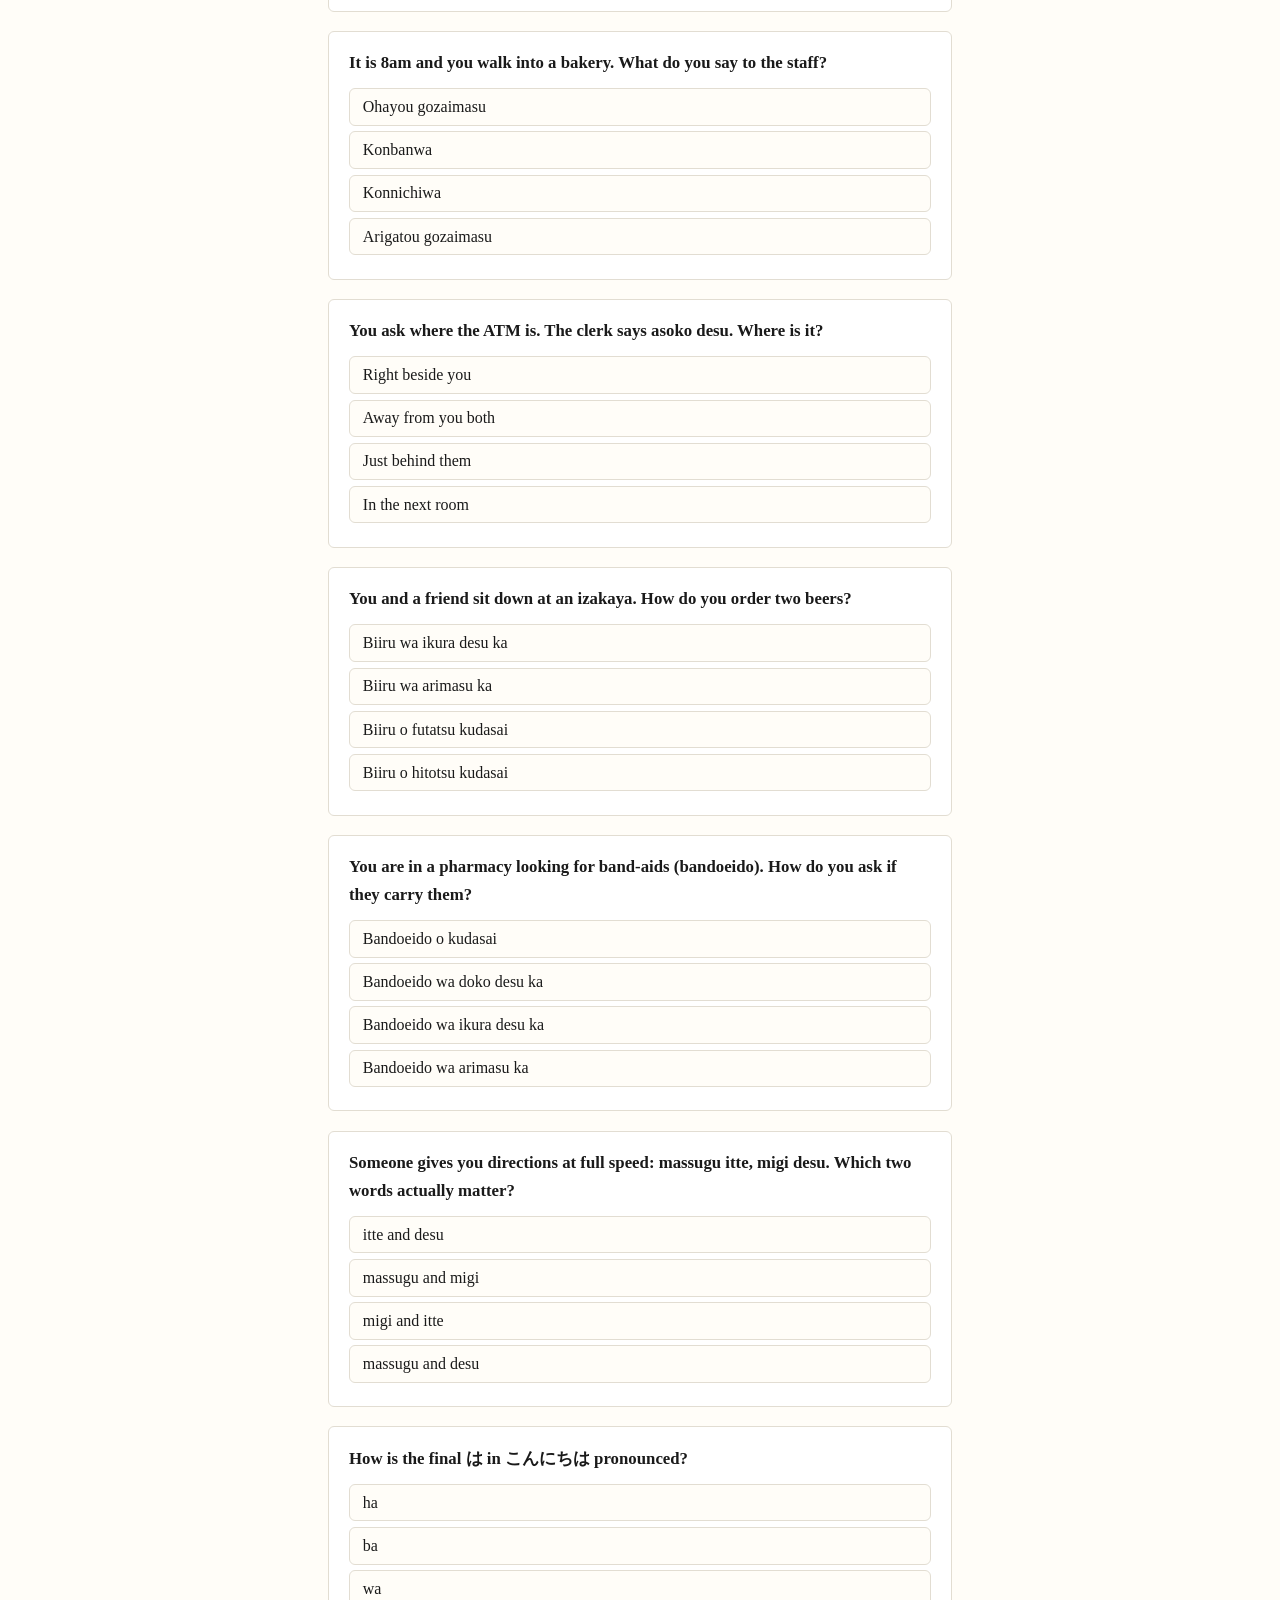
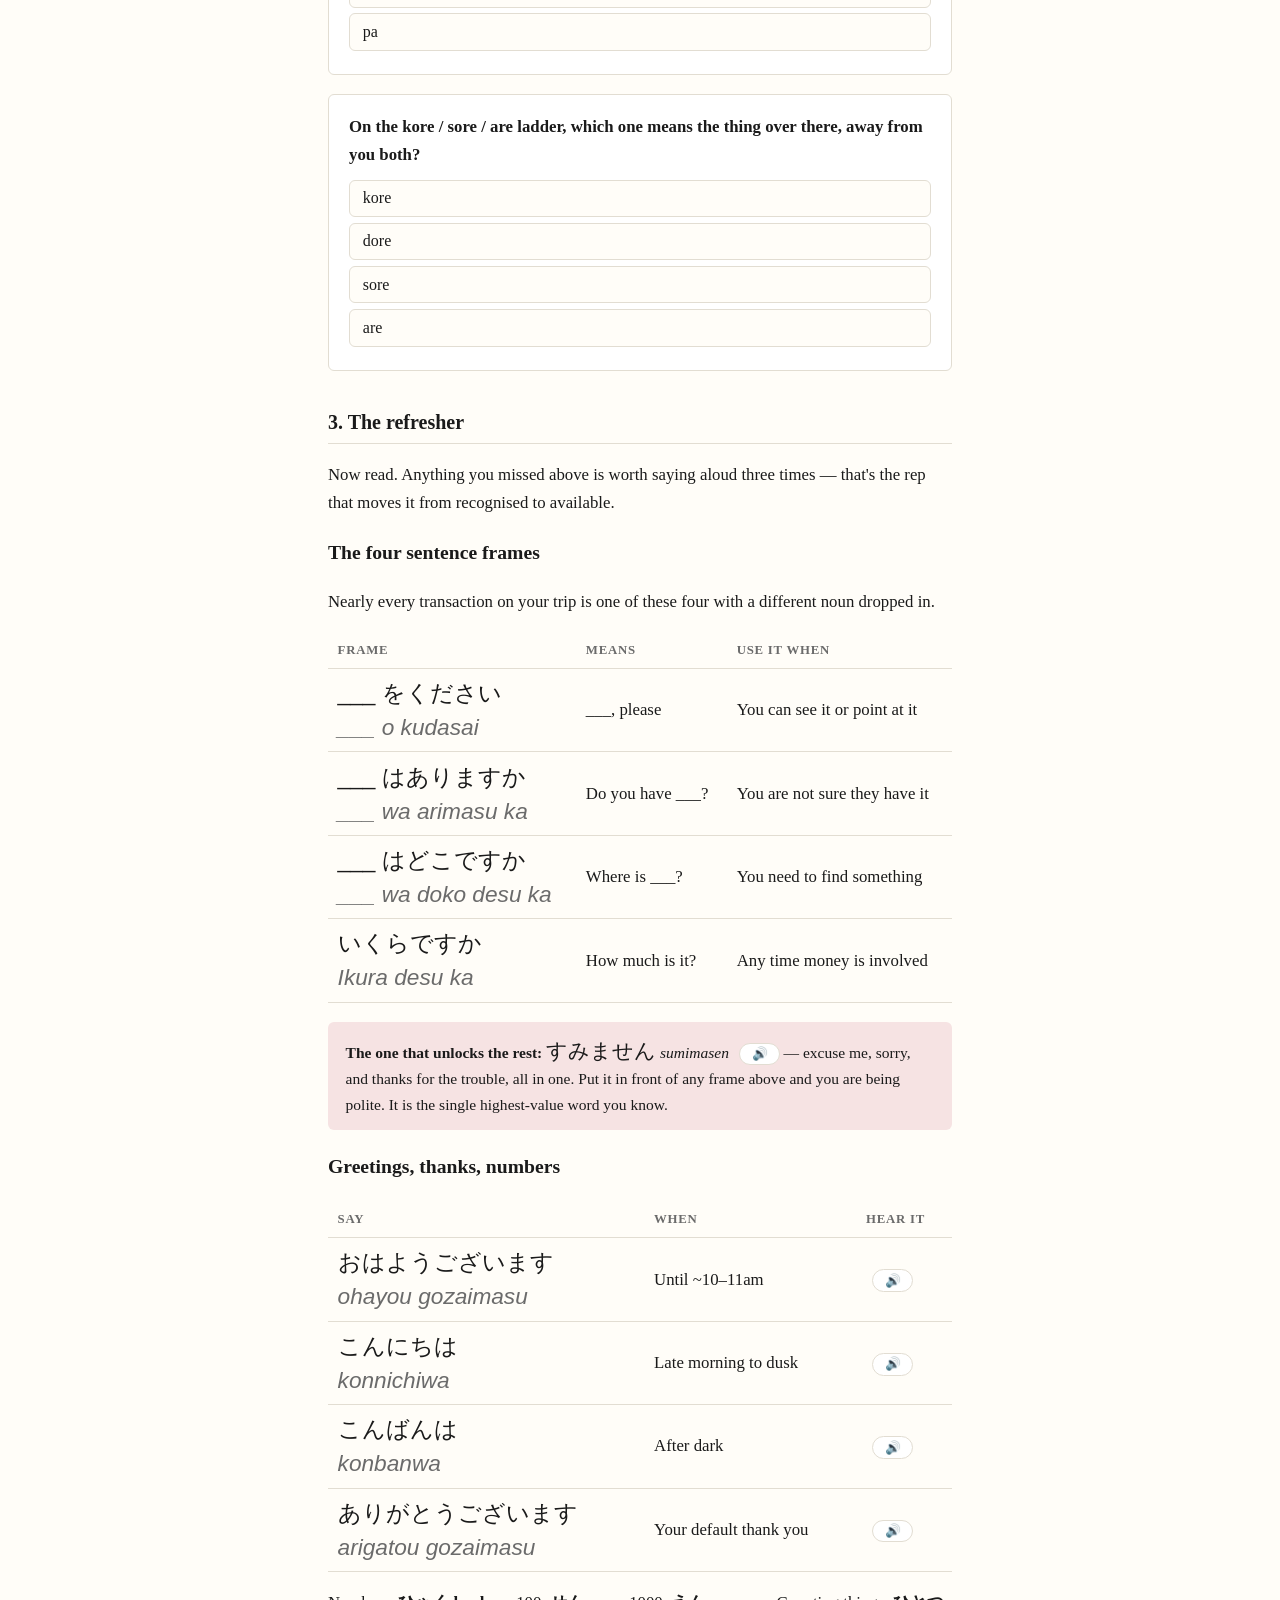
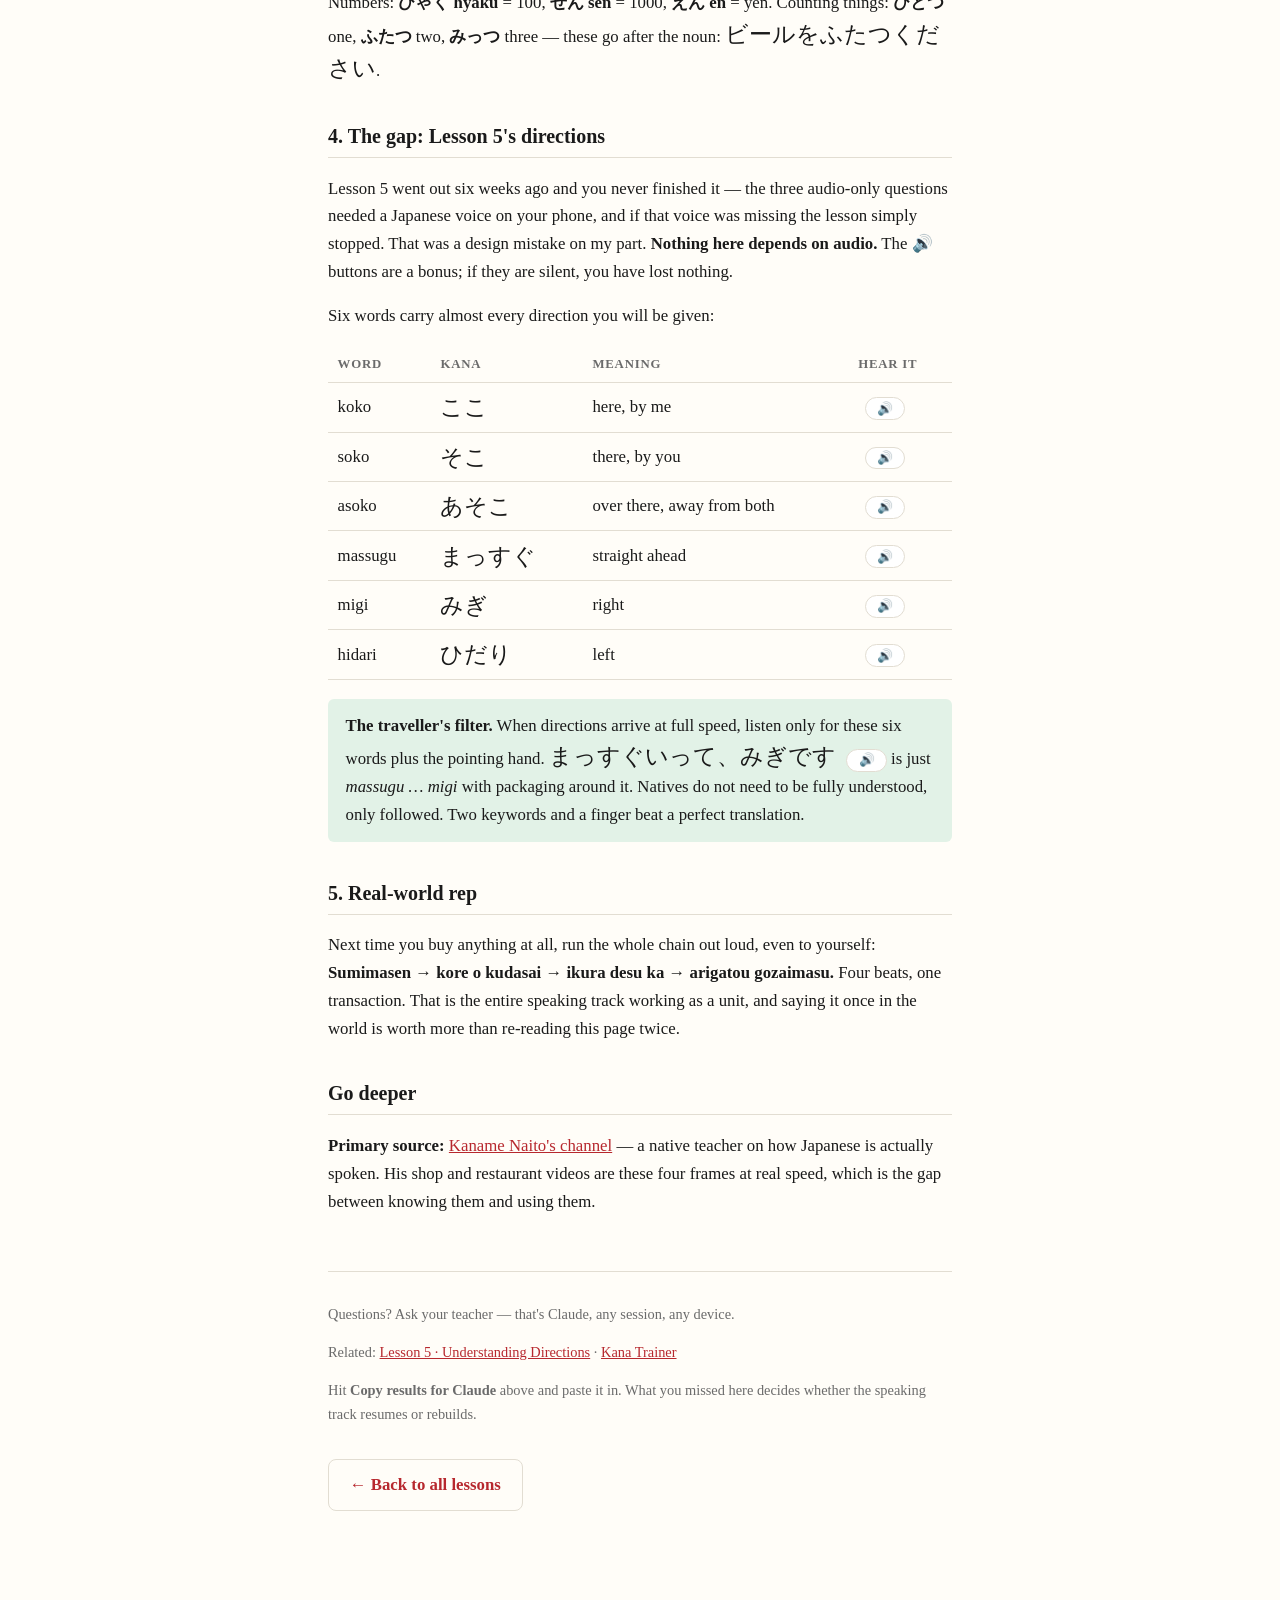
<file: lessons/0008-what-survived.html>
<!doctype html>
<html lang="en">
<head>
<meta charset="utf-8">
<meta name="viewport" content="width=device-width, initial-scale=1, viewport-fit=cover">
<meta name="robots" content="noindex, nofollow">
<meta name="theme-color" content="#b7282e" media="(prefers-color-scheme: light)">
<meta name="theme-color" content="#191714" media="(prefers-color-scheme: dark)">
<link rel="manifest" href="../manifest.webmanifest">
<link rel="apple-touch-icon" href="../icon-180.png">
<link rel="icon" href="../icon-192.png">
<meta name="apple-mobile-web-app-capable" content="yes">
<meta name="mobile-web-app-capable" content="yes">
<meta name="apple-mobile-web-app-status-bar-style" content="default">
<meta name="apple-mobile-web-app-title" content="Japanese">
<title>Lesson 8 · What Survived</title>
<link rel="stylesheet" href="../assets/style.css">
<script src="../assets/progress.js"></script>
<script src="../assets/quiz.js"></script>
</head>
<body>
<a class="nav-home" href="../index.html">← Japanese</a>
<h1>What Survived</h1>
<div class="lesson-meta">Lesson 0008 · ~15 minutes · Speaking track · Review — answer before you read</div>

<p>You scored 3/3, 5/5, 5/5 and 5/5 on Lessons 1–4. That was six weeks ago, and you've told me some of it has gone soft. Both things are true, and this lesson is how we find out which parts.</p>

<h2>1. Why four perfect scores prove less than you'd think</h2>

<p>You met the material minutes before each quiz. That measures <strong>fluency strength</strong> — how easily something comes when it's already warm. It's real, but it fades.</p>

<p>What matters for a trip is <strong>storage strength</strong>: does it arrive cold, six weeks later, out of order, when a waiter is looking at you. Nothing has ever tested that. Six weeks of silence is, awkwardly, the perfect experiment — and it's already been run. This just reads the result.</p>

<div class="callout"><strong>So answer first, read second.</strong> The refresher is below the quiz, deliberately. Scrolling down before you answer converts a real measurement into another fluency test, and we already have four of those. A blank is fine — a blank is data.</div>

<h2>2. The cold check</h2>

<p>Ten questions, <strong>shuffled across all five lessons</strong> rather than grouped. That's on purpose too: grouped questions let you stay in one lesson's mindset, which is not how a conversation works. Mixed is harder and it's the thing that actually sticks.</p>

<div class="quiz" data-q="A waiter walks past and you want to get their attention. What do you say?"
     data-answer="1"
     data-opts='["Konnichiwa","Sumimasen","Arigatou","Kudasai"]'
     data-fb='["That is a greeting, not a way to flag someone down.","Right. It is the all-purpose excuse me, sorry, and thanks-for-the-trouble word.","That is thank you — useful after, not before.","That means please give me, but it needs something in front of it."]'></div>

<div class="quiz" data-q="You need the train station. What do you ask a passerby?"
     data-answer="2"
     data-opts='["Eki wa arimasu ka","Eki o kudasai","Eki wa doko desu ka","Eki wa ikura desu ka"]'
     data-fb='["That asks whether a station exists at all — true, but not what you need.","That asks them to hand you a train station.","Right. Doko desu ka is where is it.","That asks how much the station costs."]'></div>

<div class="quiz" data-q="A price tag reads sen en. How much is it?"
     data-answer="3"
     data-opts='["100 yen","10000 yen","10 yen","1000 yen"]'
     data-fb='["That is hyaku.","That would be ichiman.","That is juu.","Right. Sen is a thousand — the second big landmark after hyaku."]'></div>

<div class="quiz" data-q="It is 8am and you walk into a bakery. What do you say to the staff?"
     data-answer="0"
     data-opts='["Ohayou gozaimasu","Konbanwa","Konnichiwa","Arigatou gozaimasu"]'
     data-fb='["Right. Morning greeting, good until about 10 or 11am.","That is for after dark.","Correct from late morning onward, but too early here.","That is thank you, not a greeting."]'></div>

<div class="quiz" data-q="You ask where the ATM is. The clerk says asoko desu. Where is it?"
     data-answer="1"
     data-opts='["Right beside you","Away from you both","Just behind them","In the next room"]'
     data-fb='["That would be koko — here, by me.","Right. The ko-so-a ladder: koko by me, soko by you, asoko away from us both.","Closer than asoko suggests — that is nearer soko.","Asoko is about distance from the two of you, not about rooms."]'></div>

<div class="quiz" data-q="You and a friend sit down at an izakaya. How do you order two beers?"
     data-answer="2"
     data-opts='["Biiru wa ikura desu ka","Biiru wa arimasu ka","Biiru o futatsu kudasai","Biiru o hitotsu kudasai"]'
     data-fb='["That asks the price.","That asks whether they have any.","Right. Futatsu is two of a thing.","Hitotsu is one — your friend goes thirsty."]'></div>

<div class="quiz" data-q="You are in a pharmacy looking for band-aids (bandoeido). How do you ask if they carry them?"
     data-answer="3"
     data-opts='["Bandoeido o kudasai","Bandoeido wa doko desu ka","Bandoeido wa ikura desu ka","Bandoeido wa arimasu ka"]'
     data-fb='["That asks for them directly, which assumes they have them.","That asks where they are, which also assumes it.","That asks the price, same assumption.","Right. Arimasu ka is do you have, and it is the safe opener."]'></div>

<div class="quiz" data-q="Someone gives you directions at full speed: massugu itte, migi desu. Which two words actually matter?"
     data-answer="1"
     data-opts='["itte and desu","massugu and migi","migi and itte","massugu and desu"]'
     data-fb='["Those are the packaging around the meaning.","Right. Straight, then right. Catch the two keywords and follow the pointing — nobody catches everything.","Migi is one of them; itte is packaging.","Massugu is one of them; desu is packaging."]'></div>

<div class="quiz" data-q="How is the final は in こんにちは pronounced?"
     data-answer="2"
     data-opts='["ha","ba","wa","pa"]'
     data-fb='["That is how the character normally reads, but not here.","No — that would need a dakuten mark.","Right. It is the topic particle wa, fossilised into the greeting. The spelling lies.","No — that would need the small circle mark."]'></div>

<div class="quiz" data-q="On the kore / sore / are ladder, which one means the thing over there, away from you both?"
     data-answer="3"
     data-opts='["kore","dore","sore","are"]'
     data-fb='["Kore is this one, right by you.","Dore is the question — which one.","Sore is that one, near the person you are talking to.","Right. Same ko-so-a ladder as koko, soko, asoko — learn it once, get whole families free."]'></div>

<h2>3. The refresher</h2>

<p>Now read. Anything you missed above is worth saying aloud three times — that's the rep that moves it from recognised to available.</p>

<h3>The four sentence frames</h3>

<p>Nearly every transaction on your trip is one of these four with a different noun dropped in.</p>

<table>
  <tr><th>Frame</th><th>Means</th><th>Use it when</th></tr>
  <tr><td class="jp">___ をください<br><span class="romaji">___ o kudasai</span></td><td>___, please</td><td>You can see it or point at it</td></tr>
  <tr><td class="jp">___ はありますか<br><span class="romaji">___ wa arimasu ka</span></td><td>Do you have ___?</td><td>You are not sure they have it</td></tr>
  <tr><td class="jp">___ はどこですか<br><span class="romaji">___ wa doko desu ka</span></td><td>Where is ___?</td><td>You need to find something</td></tr>
  <tr><td class="jp">いくらですか<br><span class="romaji">Ikura desu ka</span></td><td>How much is it?</td><td>Any time money is involved</td></tr>
</table>

<div class="callout"><strong>The one that unlocks the rest:</strong> <span class="jp">すみません</span> <em>sumimasen</em> <button class="speak-btn" data-say="すみません">🔊</button> — excuse me, sorry, and thanks for the trouble, all in one. Put it in front of any frame above and you are being polite. It is the single highest-value word you know.</div>

<h3>Greetings, thanks, numbers</h3>

<table>
  <tr><th>Say</th><th>When</th><th>Hear it</th></tr>
  <tr><td class="jp">おはようございます<br><span class="romaji">ohayou gozaimasu</span></td><td>Until ~10–11am</td><td><button class="speak-btn" data-say="おはようございます">🔊</button></td></tr>
  <tr><td class="jp">こんにちは<br><span class="romaji">konnichiwa</span></td><td>Late morning to dusk</td><td><button class="speak-btn" data-say="こんにちは">🔊</button></td></tr>
  <tr><td class="jp">こんばんは<br><span class="romaji">konbanwa</span></td><td>After dark</td><td><button class="speak-btn" data-say="こんばんは">🔊</button></td></tr>
  <tr><td class="jp">ありがとうございます<br><span class="romaji">arigatou gozaimasu</span></td><td>Your default thank you</td><td><button class="speak-btn" data-say="ありがとうございます">🔊</button></td></tr>
</table>

<p>Numbers: <strong>ひゃく hyaku</strong> = 100, <strong>せん sen</strong> = 1000, <strong>えん en</strong> = yen. Counting things: <strong>ひとつ</strong> one, <strong>ふたつ</strong> two, <strong>みっつ</strong> three — these go after the noun: <span class="jp">ビールをふたつください</span>.</p>

<h2>4. The gap: Lesson 5's directions</h2>

<p>Lesson 5 went out six weeks ago and you never finished it — the three audio-only questions needed a Japanese voice on your phone, and if that voice was missing the lesson simply stopped. That was a design mistake on my part. <strong>Nothing here depends on audio.</strong> The 🔊 buttons are a bonus; if they are silent, you have lost nothing.</p>

<p>Six words carry almost every direction you will be given:</p>

<table>
  <tr><th>Word</th><th>Kana</th><th>Meaning</th><th>Hear it</th></tr>
  <tr><td>koko</td><td class="jp">ここ</td><td>here, by me</td><td><button class="speak-btn" data-say="ここ">🔊</button></td></tr>
  <tr><td>soko</td><td class="jp">そこ</td><td>there, by you</td><td><button class="speak-btn" data-say="そこ">🔊</button></td></tr>
  <tr><td>asoko</td><td class="jp">あそこ</td><td>over there, away from both</td><td><button class="speak-btn" data-say="あそこ">🔊</button></td></tr>
  <tr><td>massugu</td><td class="jp">まっすぐ</td><td>straight ahead</td><td><button class="speak-btn" data-say="まっすぐ">🔊</button></td></tr>
  <tr><td>migi</td><td class="jp">みぎ</td><td>right</td><td><button class="speak-btn" data-say="みぎ">🔊</button></td></tr>
  <tr><td>hidari</td><td class="jp">ひだり</td><td>left</td><td><button class="speak-btn" data-say="ひだり">🔊</button></td></tr>
</table>

<div class="win"><strong>The traveller's filter.</strong> When directions arrive at full speed, listen only for these six words plus the pointing hand. <span class="jp">まっすぐいって、みぎです</span> <button class="speak-btn" data-say="まっすぐいって、みぎです">🔊</button> is just <em>massugu … migi</em> with packaging around it. Natives do not need to be fully understood, only followed. Two keywords and a finger beat a perfect translation.</div>

<h2>5. Real-world rep</h2>

<p>Next time you buy anything at all, run the whole chain out loud, even to yourself: <strong>Sumimasen → kore o kudasai → ikura desu ka → arigatou gozaimasu.</strong> Four beats, one transaction. That is the entire speaking track working as a unit, and saying it once in the world is worth more than re-reading this page twice.</p>

<h2>Go deeper</h2>
<p><strong>Primary source:</strong> <a href="https://www.youtube.com/@kanamenaito">Kaname Naito's channel</a> — a native teacher on how Japanese is actually spoken. His shop and restaurant videos are these four frames at real speed, which is the gap between knowing them and using them.</p>

<footer>
  <p>Questions? Ask your teacher — that's Claude, any session, any device.</p>
  <p>Related: <a href="0005-understanding-directions.html">Lesson 5 · Understanding Directions</a> · <a href="../reference/kana-trainer.html">Kana Trainer</a></p>
  <p>Hit <strong>Copy results for Claude</strong> above and paste it in. What you missed here decides whether the speaking track resumes or rebuilds.</p>
</footer>
<p class="nav-home-bottom"><a href="../index.html">← Back to all lessons</a></p>
<script src="../assets/app.js"></script>
</body>
</html>
</file>
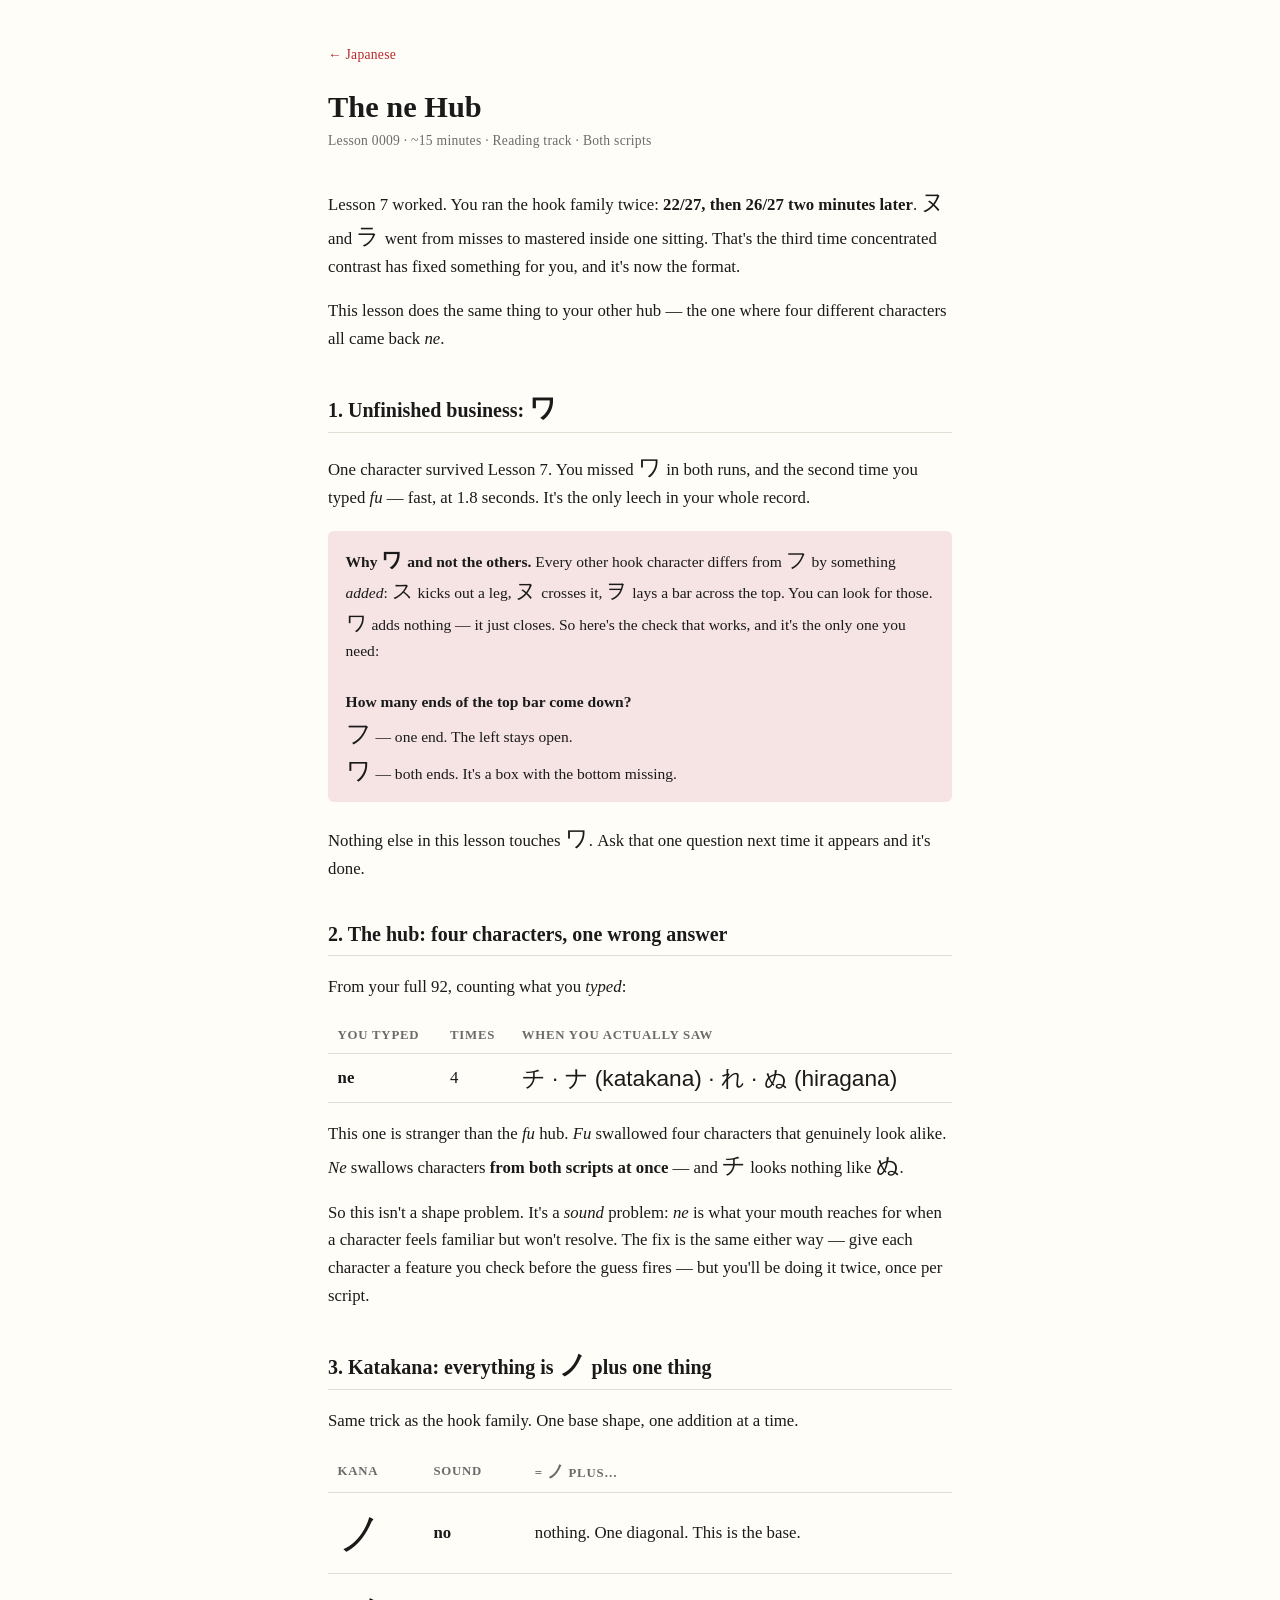
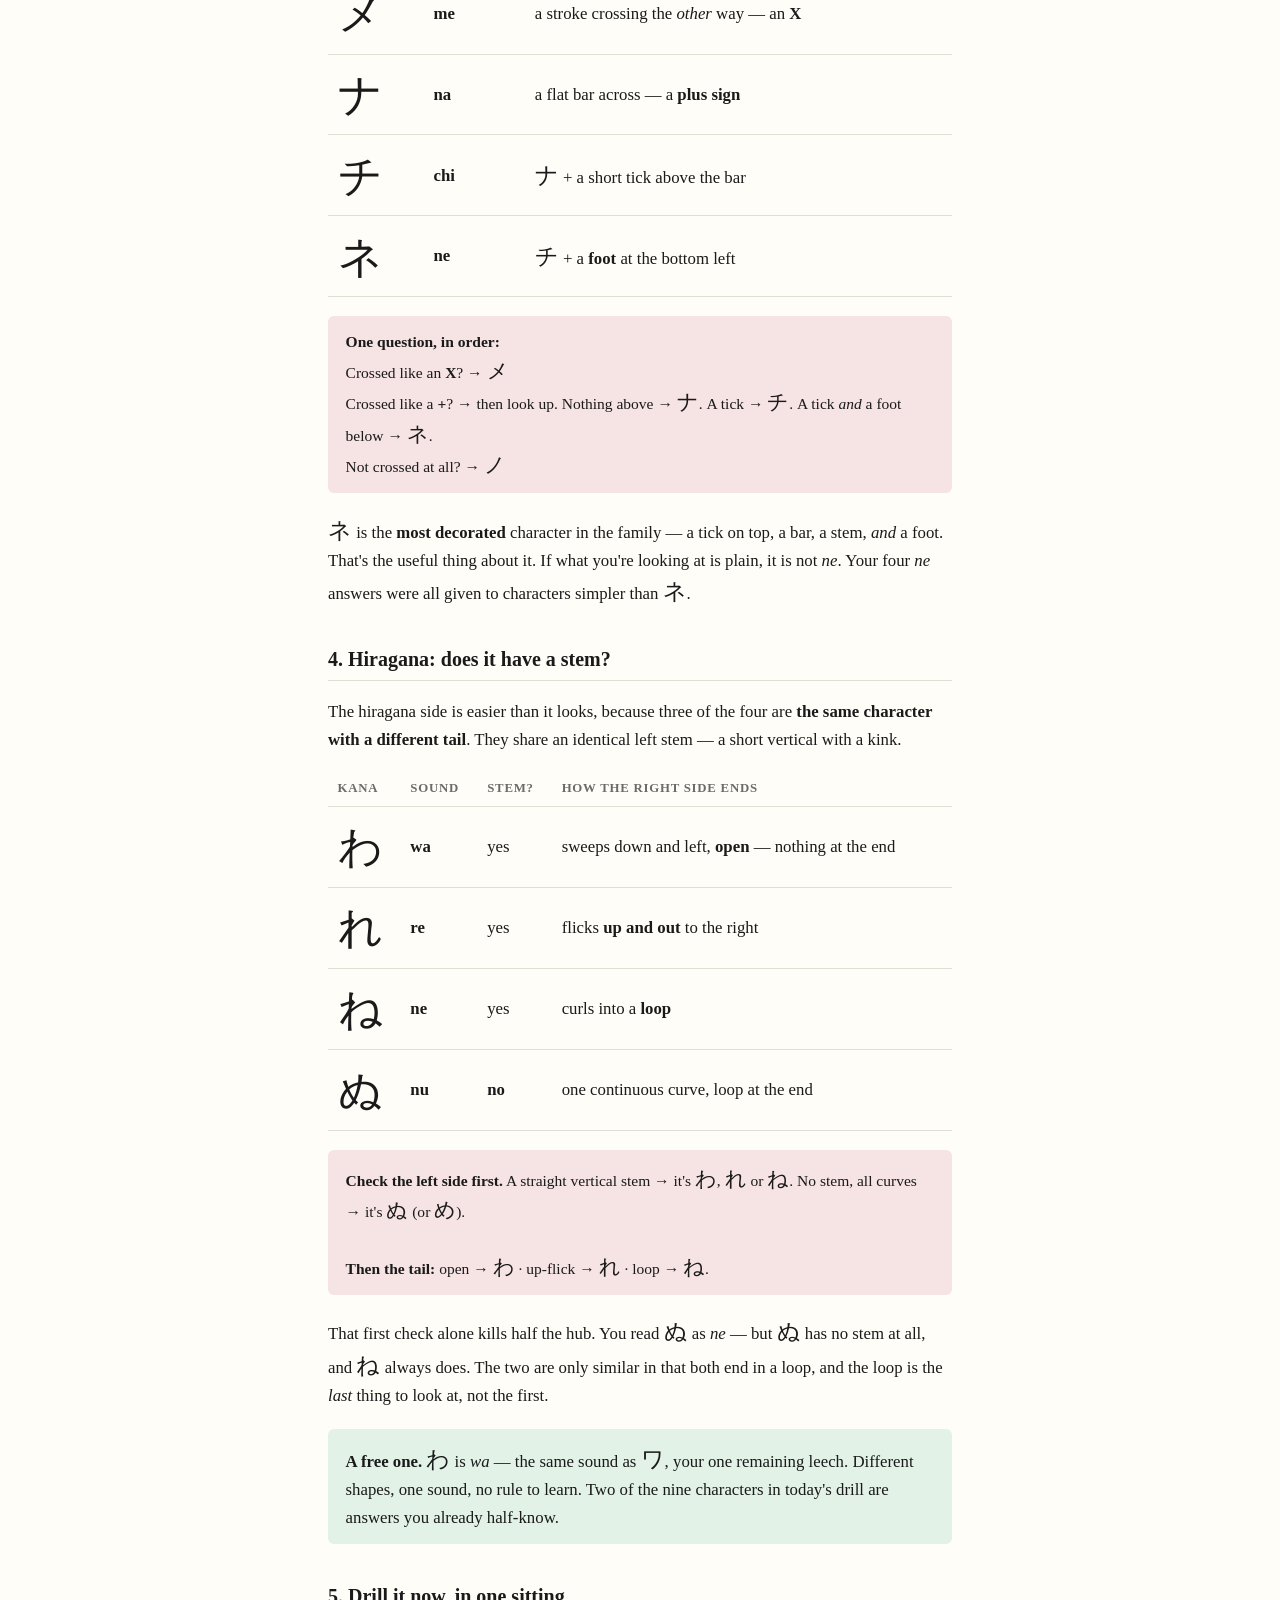
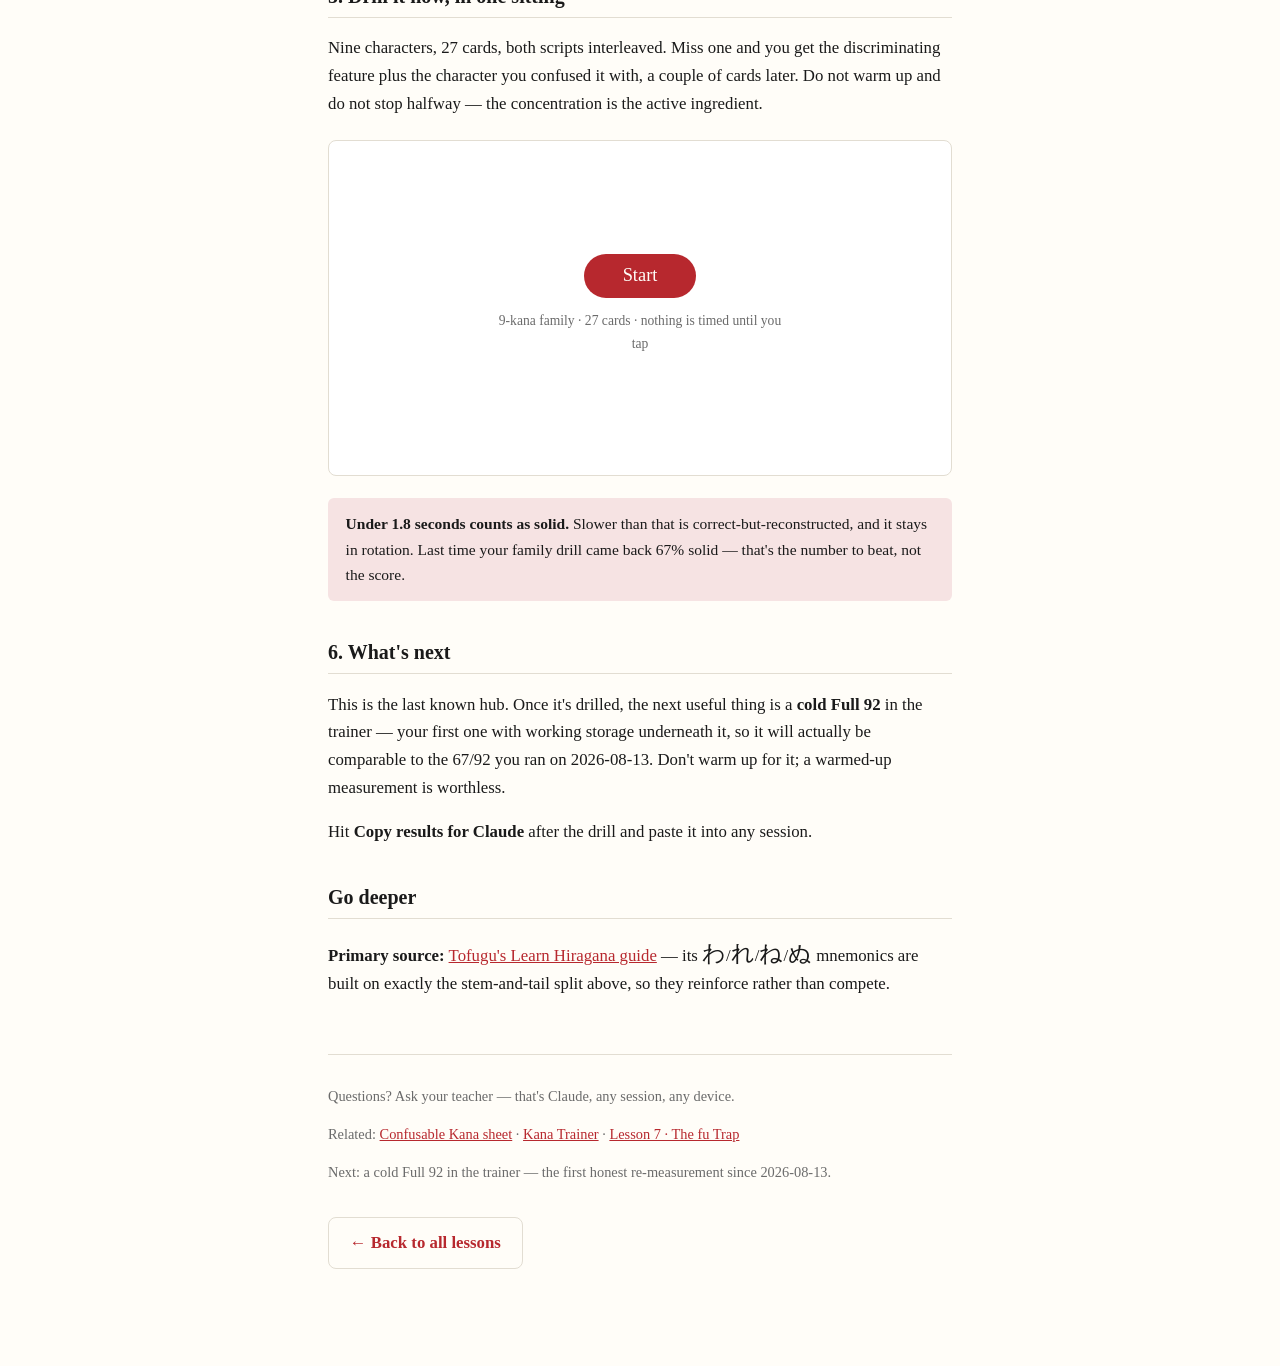
<file: lessons/0009-the-ne-hub.html>
<!doctype html>
<html lang="en">
<head>
<meta charset="utf-8">
<meta name="viewport" content="width=device-width, initial-scale=1, viewport-fit=cover">
<meta name="robots" content="noindex, nofollow">
<meta name="theme-color" content="#b7282e" media="(prefers-color-scheme: light)">
<meta name="theme-color" content="#191714" media="(prefers-color-scheme: dark)">
<link rel="manifest" href="../manifest.webmanifest">
<link rel="apple-touch-icon" href="../icon-180.png">
<link rel="icon" href="../icon-192.png">
<meta name="apple-mobile-web-app-capable" content="yes">
<meta name="mobile-web-app-capable" content="yes">
<meta name="apple-mobile-web-app-status-bar-style" content="default">
<meta name="apple-mobile-web-app-title" content="Japanese">
<title>Lesson 9 · The ne Hub</title>
<link rel="stylesheet" href="../assets/style.css">
<link rel="stylesheet" href="../assets/kana-drill.css">
<script src="../assets/progress.js"></script>
<script src="../assets/kana-drill.js"></script>
</head>
<body>
<a class="nav-home" href="../index.html">← Japanese</a>
<h1>The ne Hub</h1>
<div class="lesson-meta">Lesson 0009 · ~15 minutes · Reading track · Both scripts</div>

<p>Lesson 7 worked. You ran the hook family twice: <strong>22/27, then 26/27 two minutes later</strong>. <span class="jp">ヌ</span> and <span class="jp">ラ</span> went from misses to mastered inside one sitting. That's the third time concentrated contrast has fixed something for you, and it's now the format.</p>

<p>This lesson does the same thing to your other hub — the one where four different characters all came back <em>ne</em>.</p>

<h2>1. Unfinished business: <span class="jp">ワ</span></h2>

<p>One character survived Lesson 7. You missed <span class="jp">ワ</span> in both runs, and the second time you typed <em>fu</em> — fast, at 1.8 seconds. It's the only leech in your whole record.</p>

<div class="callout"><strong>Why <span class="jp">ワ</span> and not the others.</strong> Every other hook character differs from <span class="jp">フ</span> by something <em>added</em>: <span class="jp">ス</span> kicks out a leg, <span class="jp">ヌ</span> crosses it, <span class="jp">ヲ</span> lays a bar across the top. You can look for those. <span class="jp">ワ</span> adds nothing — it just closes. So here's the check that works, and it's the only one you need:<br><br>
<strong>How many ends of the top bar come down?</strong><br>
<span class="jp" style="font-size:1.6em">フ</span> — one end. The left stays open.<br>
<span class="jp" style="font-size:1.6em">ワ</span> — both ends. It's a box with the bottom missing.</div>

<p>Nothing else in this lesson touches <span class="jp">ワ</span>. Ask that one question next time it appears and it's done.</p>

<h2>2. The hub: four characters, one wrong answer</h2>

<p>From your full 92, counting what you <em>typed</em>:</p>

<table>
  <tr><th>You typed</th><th>Times</th><th>When you actually saw</th></tr>
  <tr><td><strong>ne</strong></td><td>4</td><td class="jp">チ · ナ (katakana) · れ · ぬ (hiragana)</td></tr>
</table>

<p>This one is stranger than the <em>fu</em> hub. <em>Fu</em> swallowed four characters that genuinely look alike. <em>Ne</em> swallows characters <strong>from both scripts at once</strong> — and <span class="jp">チ</span> looks nothing like <span class="jp">ぬ</span>.</p>

<p>So this isn't a shape problem. It's a <em>sound</em> problem: <em>ne</em> is what your mouth reaches for when a character feels familiar but won't resolve. The fix is the same either way — give each character a feature you check before the guess fires — but you'll be doing it twice, once per script.</p>

<h2>3. Katakana: everything is <span class="jp">ノ</span> plus one thing</h2>

<p>Same trick as the hook family. One base shape, one addition at a time.</p>

<table>
  <tr><th>Kana</th><th>Sound</th><th>= <span class="jp">ノ</span> plus…</th></tr>
  <tr><td class="jp" style="font-size:2.6em">ノ</td><td><strong>no</strong></td><td>nothing. One diagonal. This is the base.</td></tr>
  <tr><td class="jp" style="font-size:2.6em">メ</td><td><strong>me</strong></td><td>a stroke crossing the <em>other</em> way — an <strong>X</strong></td></tr>
  <tr><td class="jp" style="font-size:2.6em">ナ</td><td><strong>na</strong></td><td>a flat bar across — a <strong>plus sign</strong></td></tr>
  <tr><td class="jp" style="font-size:2.6em">チ</td><td><strong>chi</strong></td><td><span class="jp">ナ</span> + a short tick above the bar</td></tr>
  <tr><td class="jp" style="font-size:2.6em">ネ</td><td><strong>ne</strong></td><td><span class="jp">チ</span> + a <strong>foot</strong> at the bottom left</td></tr>
</table>

<div class="callout">
<strong>One question, in order:</strong><br>
Crossed like an <strong>X</strong>? → <span class="jp">メ</span><br>
Crossed like a <strong>+</strong>? → then look up. Nothing above → <span class="jp">ナ</span>. A tick → <span class="jp">チ</span>. A tick <em>and</em> a foot below → <span class="jp">ネ</span>.<br>
Not crossed at all? → <span class="jp">ノ</span>
</div>

<p><span class="jp">ネ</span> is the <strong>most decorated</strong> character in the family — a tick on top, a bar, a stem, <em>and</em> a foot. That's the useful thing about it. If what you're looking at is plain, it is not <em>ne</em>. Your four <em>ne</em> answers were all given to characters simpler than <span class="jp">ネ</span>.</p>

<h2>4. Hiragana: does it have a stem?</h2>

<p>The hiragana side is easier than it looks, because three of the four are <strong>the same character with a different tail</strong>. They share an identical left stem — a short vertical with a kink.</p>

<table>
  <tr><th>Kana</th><th>Sound</th><th>Stem?</th><th>How the right side ends</th></tr>
  <tr><td class="jp" style="font-size:2.6em">わ</td><td><strong>wa</strong></td><td>yes</td><td>sweeps down and left, <strong>open</strong> — nothing at the end</td></tr>
  <tr><td class="jp" style="font-size:2.6em">れ</td><td><strong>re</strong></td><td>yes</td><td>flicks <strong>up and out</strong> to the right</td></tr>
  <tr><td class="jp" style="font-size:2.6em">ね</td><td><strong>ne</strong></td><td>yes</td><td>curls into a <strong>loop</strong></td></tr>
  <tr><td class="jp" style="font-size:2.6em">ぬ</td><td><strong>nu</strong></td><td><strong>no</strong></td><td>one continuous curve, loop at the end</td></tr>
</table>

<div class="callout">
<strong>Check the left side first.</strong> A straight vertical stem → it's <span class="jp">わ</span>, <span class="jp">れ</span> or <span class="jp">ね</span>. No stem, all curves → it's <span class="jp">ぬ</span> (or <span class="jp">め</span>).<br><br>
<strong>Then the tail:</strong> open → <span class="jp">わ</span> · up-flick → <span class="jp">れ</span> · loop → <span class="jp">ね</span>.
</div>

<p>That first check alone kills half the hub. You read <span class="jp">ぬ</span> as <em>ne</em> — but <span class="jp">ぬ</span> has no stem at all, and <span class="jp">ね</span> always does. The two are only similar in that both end in a loop, and the loop is the <em>last</em> thing to look at, not the first.</p>

<div class="win"><strong>A free one.</strong> <span class="jp">わ</span> is <em>wa</em> — the same sound as <span class="jp">ワ</span>, your one remaining leech. Different shapes, one sound, no rule to learn. Two of the nine characters in today's drill are answers you already half-know.</div>

<h2>5. Drill it now, in one sitting</h2>

<p>Nine characters, 27 cards, both scripts interleaved. Miss one and you get the discriminating feature plus the character you confused it with, a couple of cards later. Do not warm up and do not stop halfway — the concentration is the active ingredient.</p>

<div class="kana-drill" data-mode="drill" data-family="ne" data-count="27"></div>

<div class="callout"><strong>Under 1.8 seconds counts as solid.</strong> Slower than that is correct-but-reconstructed, and it stays in rotation. Last time your family drill came back 67% solid — that's the number to beat, not the score.</div>

<h2>6. What's next</h2>

<p>This is the last known hub. Once it's drilled, the next useful thing is a <strong>cold Full 92</strong> in the trainer — your first one with working storage underneath it, so it will actually be comparable to the 67/92 you ran on 2026-08-13. Don't warm up for it; a warmed-up measurement is worthless.</p>

<p>Hit <strong>Copy results for Claude</strong> after the drill and paste it into any session.</p>

<h2>Go deeper</h2>
<p><strong>Primary source:</strong> <a href="https://www.tofugu.com/japanese/learn-hiragana/">Tofugu's Learn Hiragana guide</a> — its <span class="jp">わ</span>/<span class="jp">れ</span>/<span class="jp">ね</span>/<span class="jp">ぬ</span> mnemonics are built on exactly the stem-and-tail split above, so they reinforce rather than compete.</p>

<footer>
  <p>Questions? Ask your teacher — that's Claude, any session, any device.</p>
  <p>Related: <a href="../reference/kana-confusables.html">Confusable Kana sheet</a> · <a href="../reference/kana-trainer.html">Kana Trainer</a> · <a href="0007-the-fu-trap.html">Lesson 7 · The fu Trap</a></p>
  <p>Next: a cold Full 92 in the trainer — the first honest re-measurement since 2026-08-13.</p>
</footer>
<p class="nav-home-bottom"><a href="../index.html">← Back to all lessons</a></p>
<script src="../assets/app.js"></script>
</body>
</html>
</file>
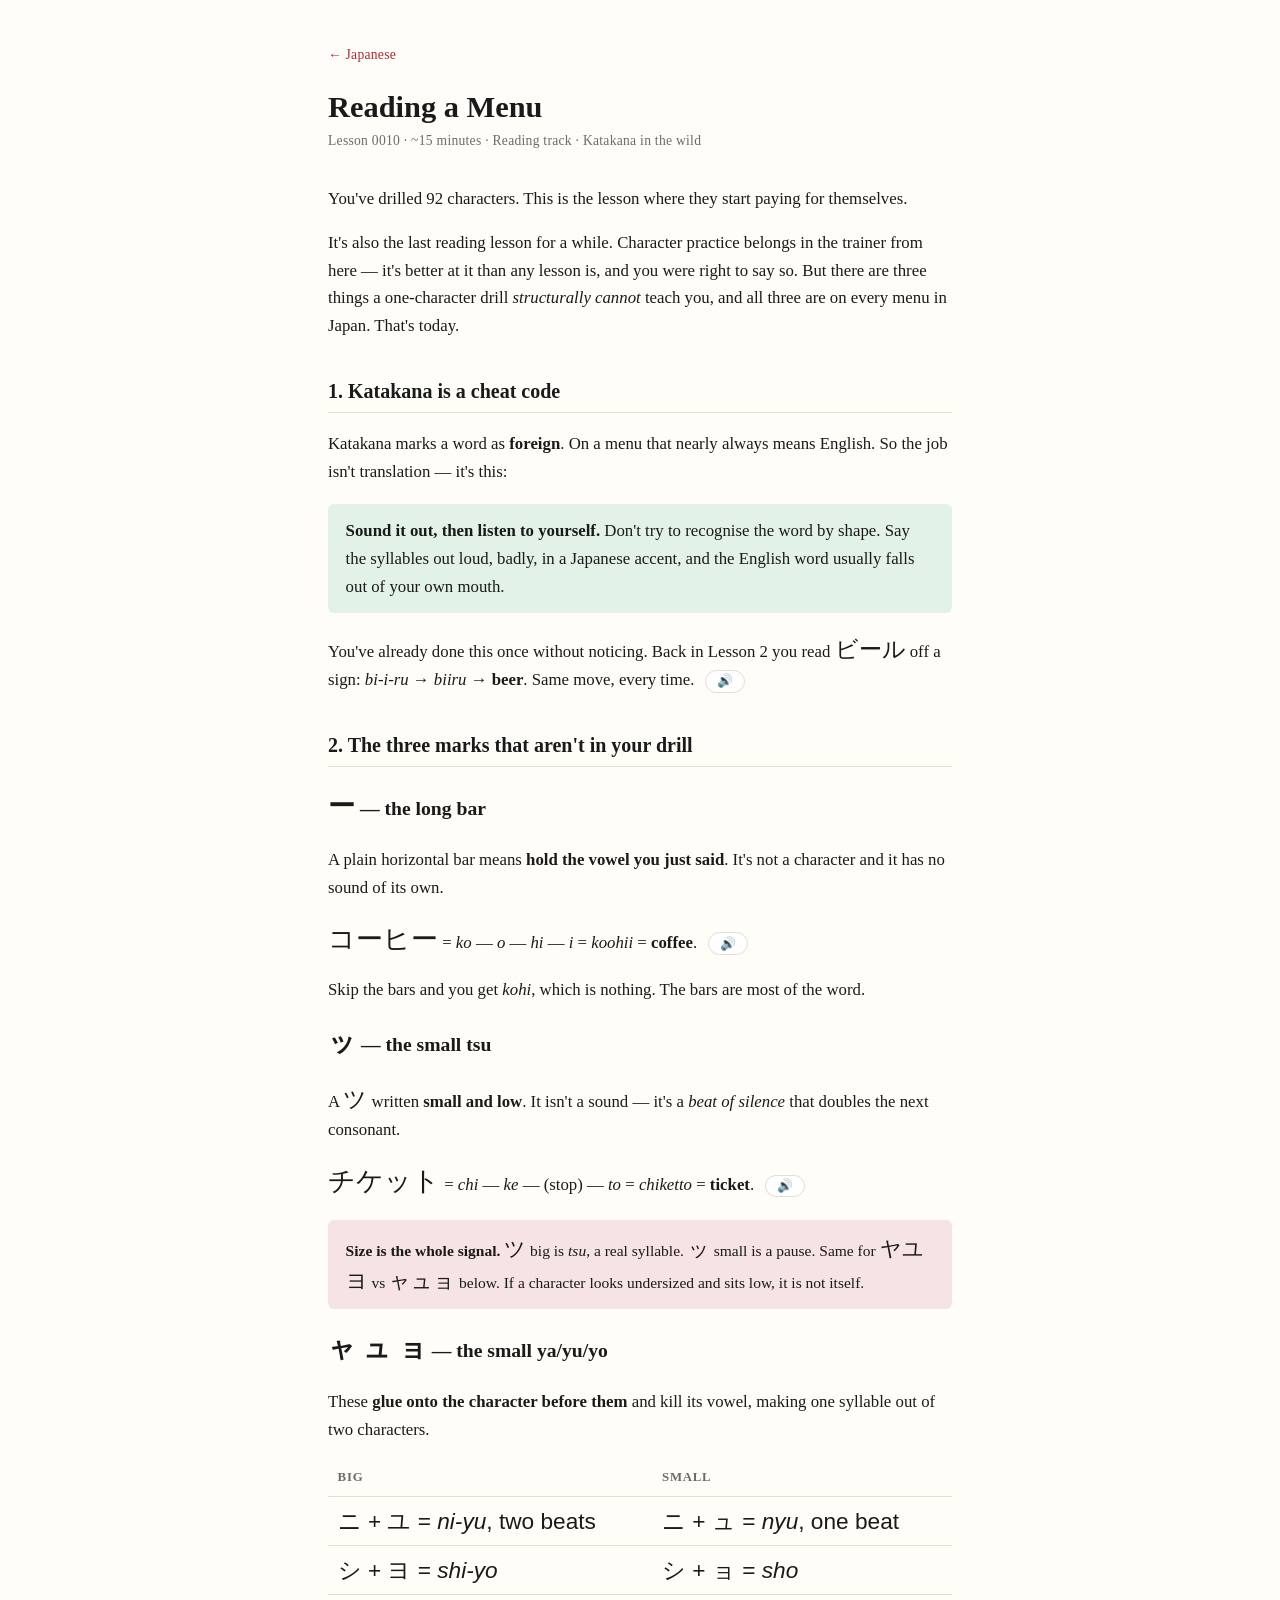
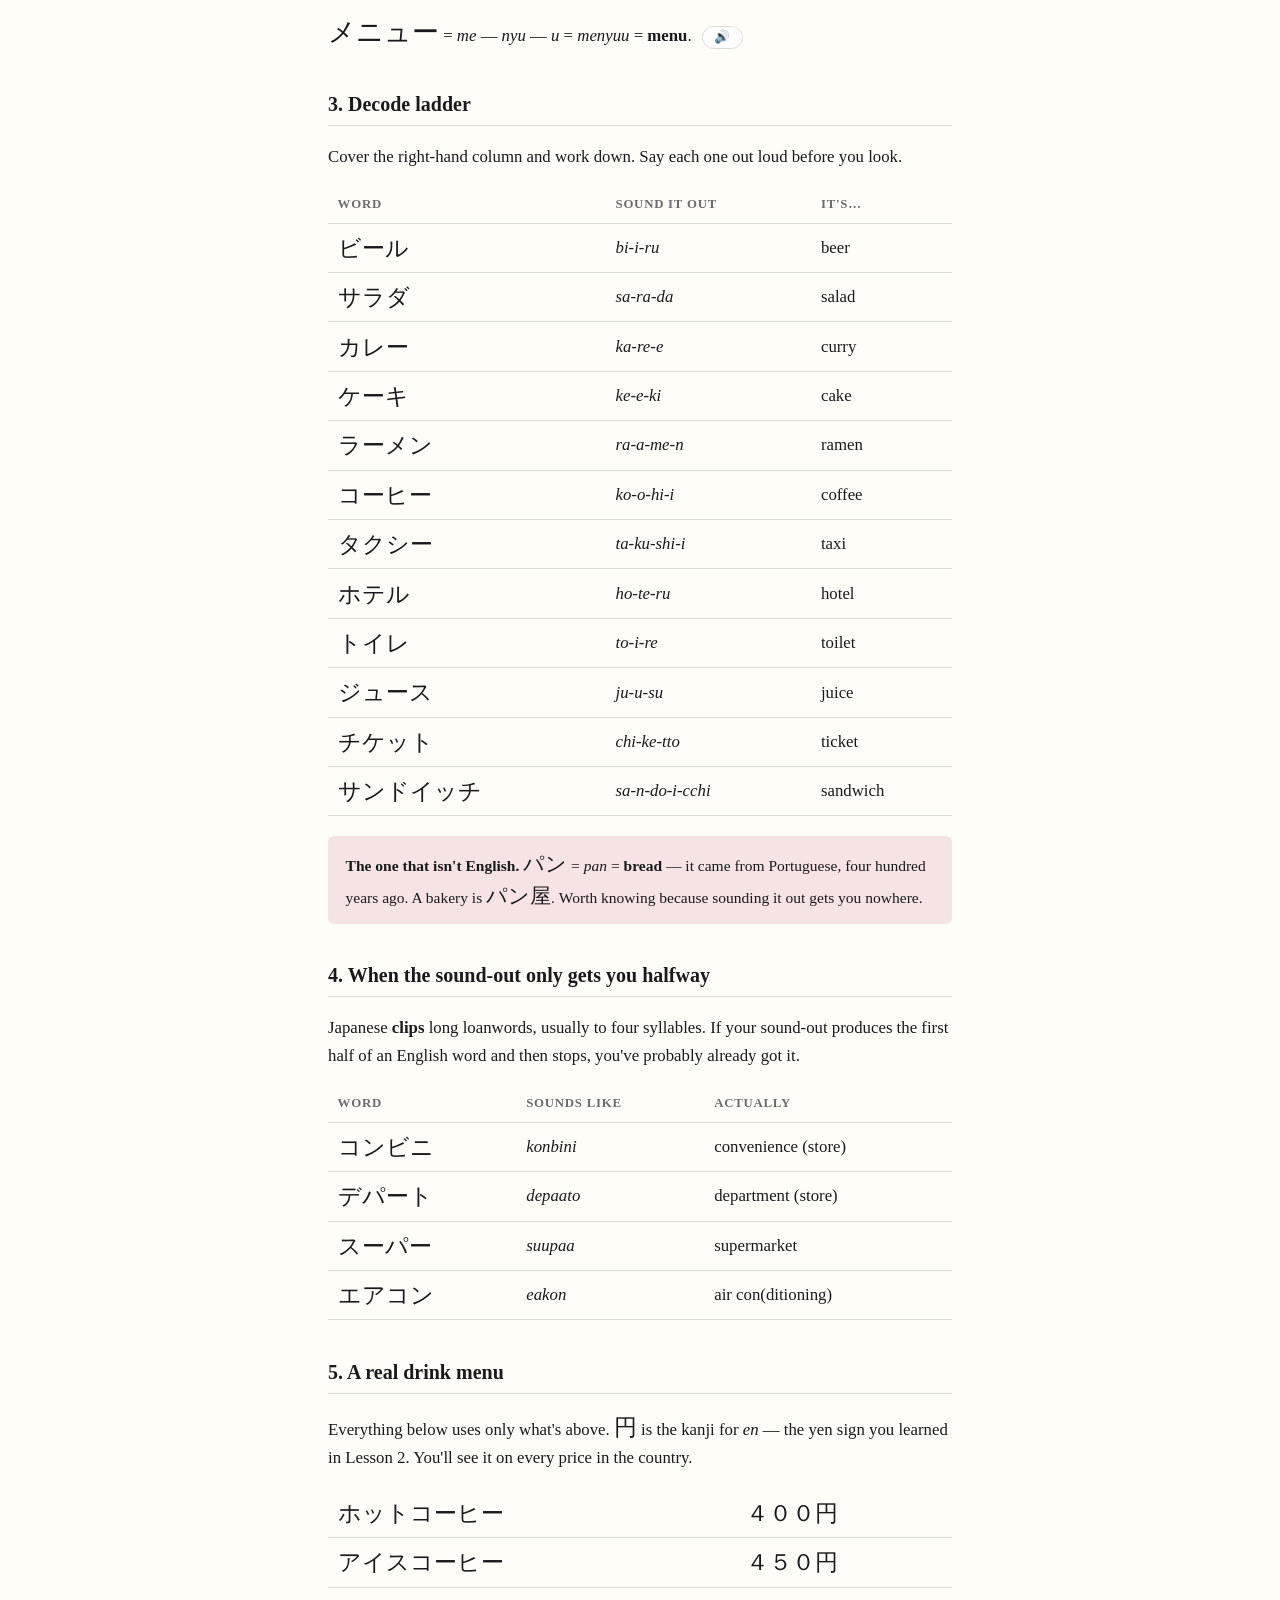
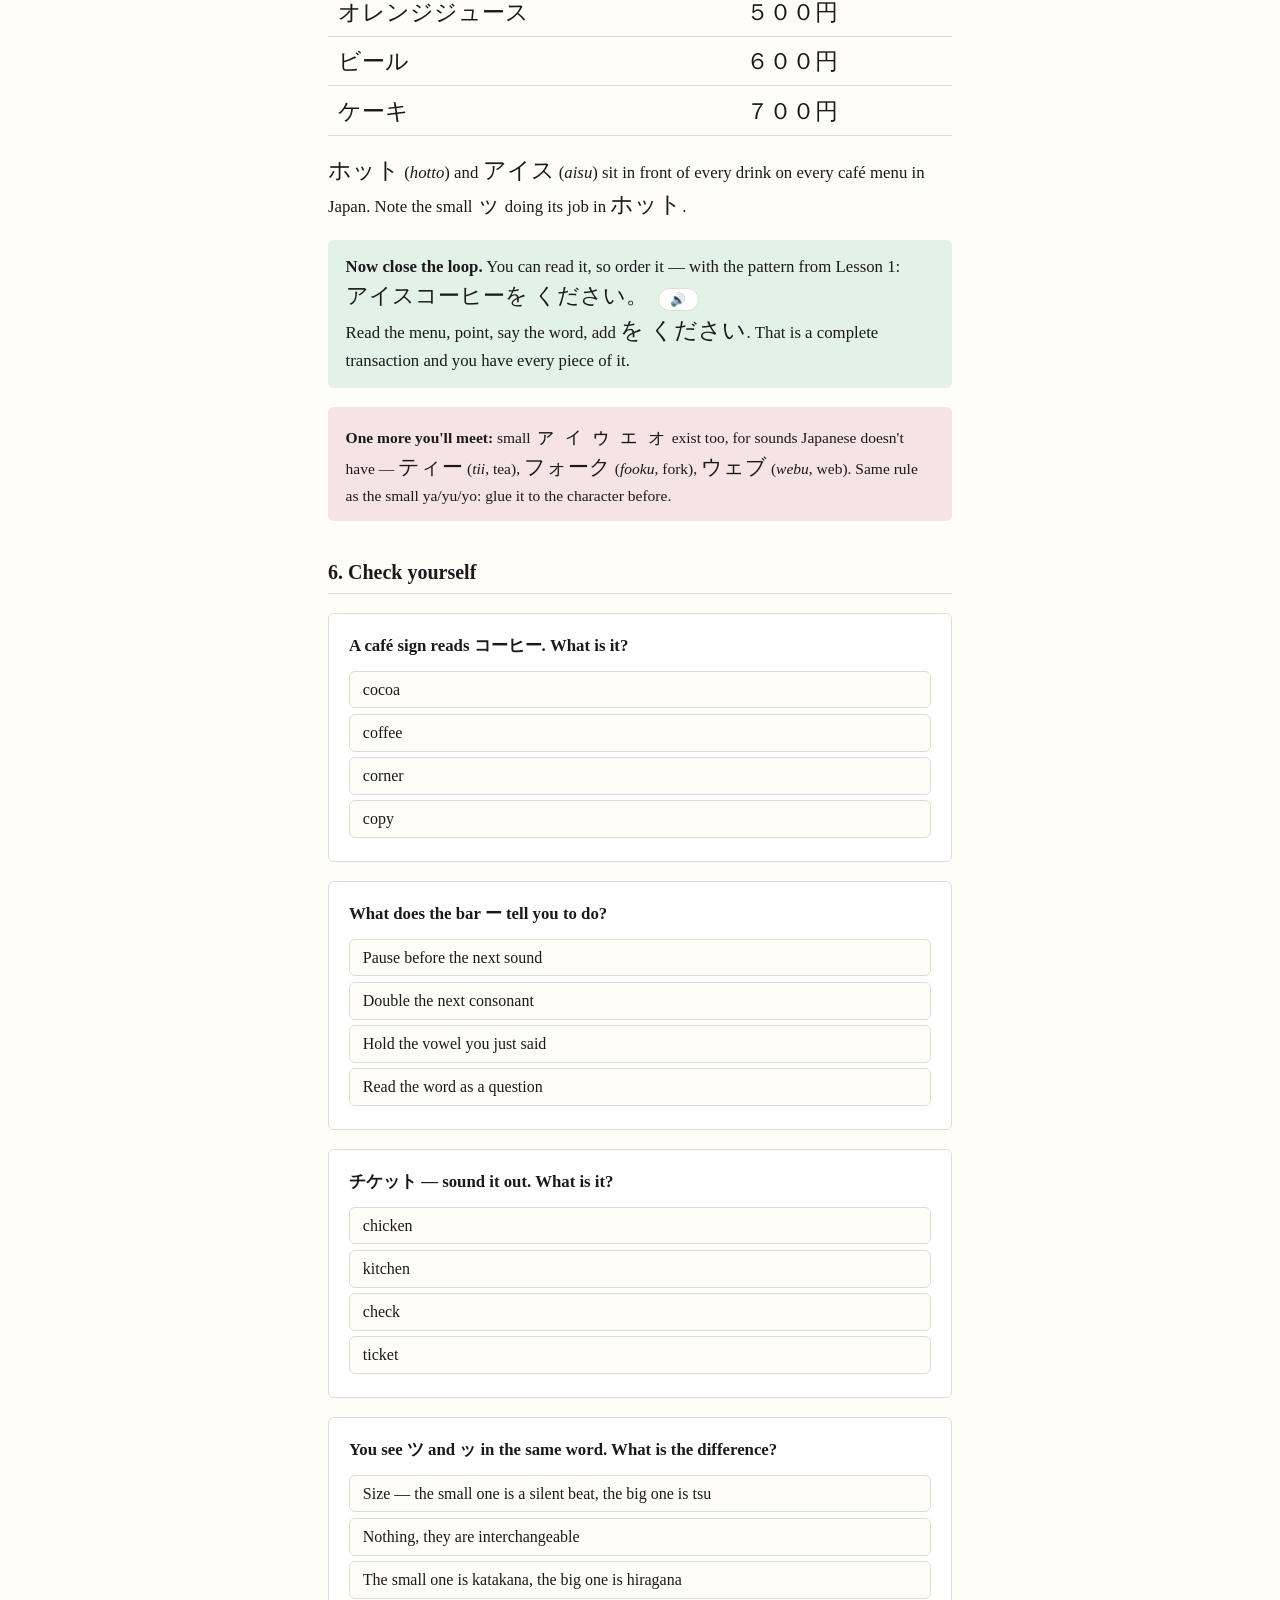
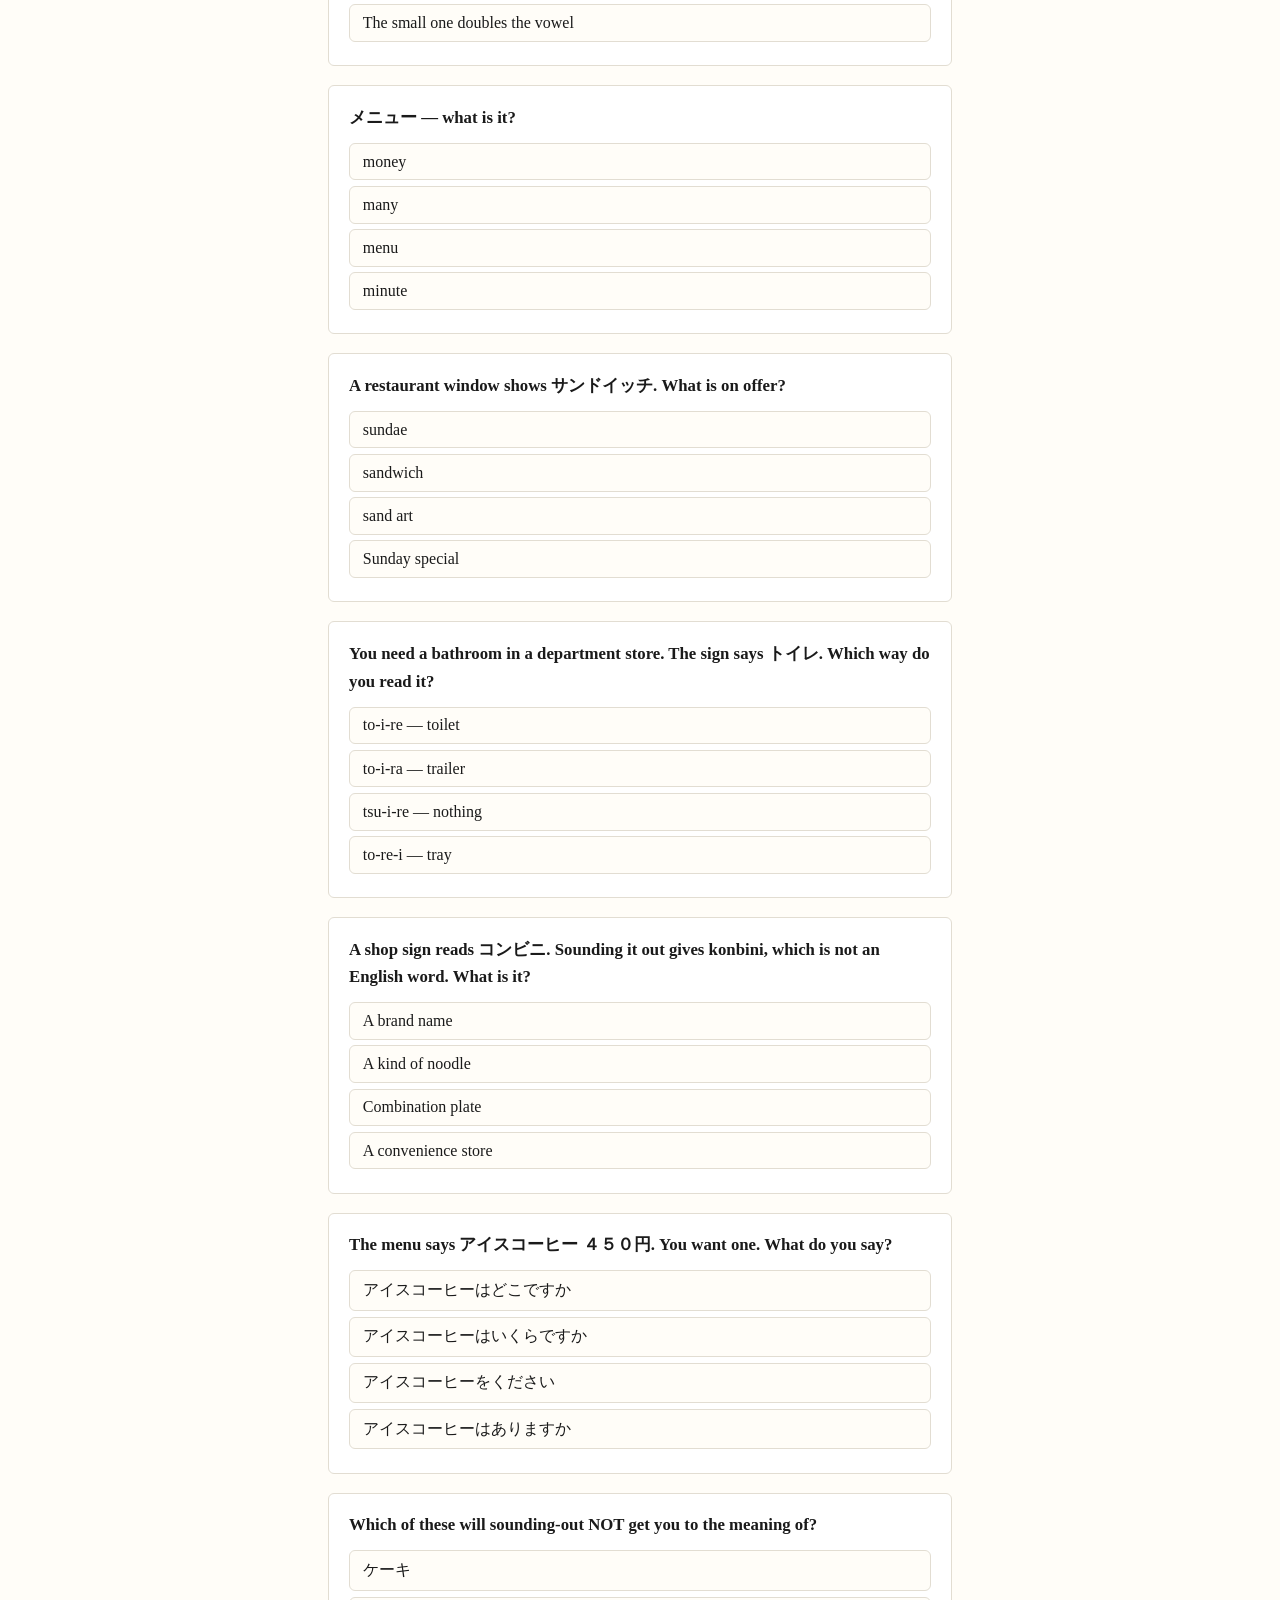
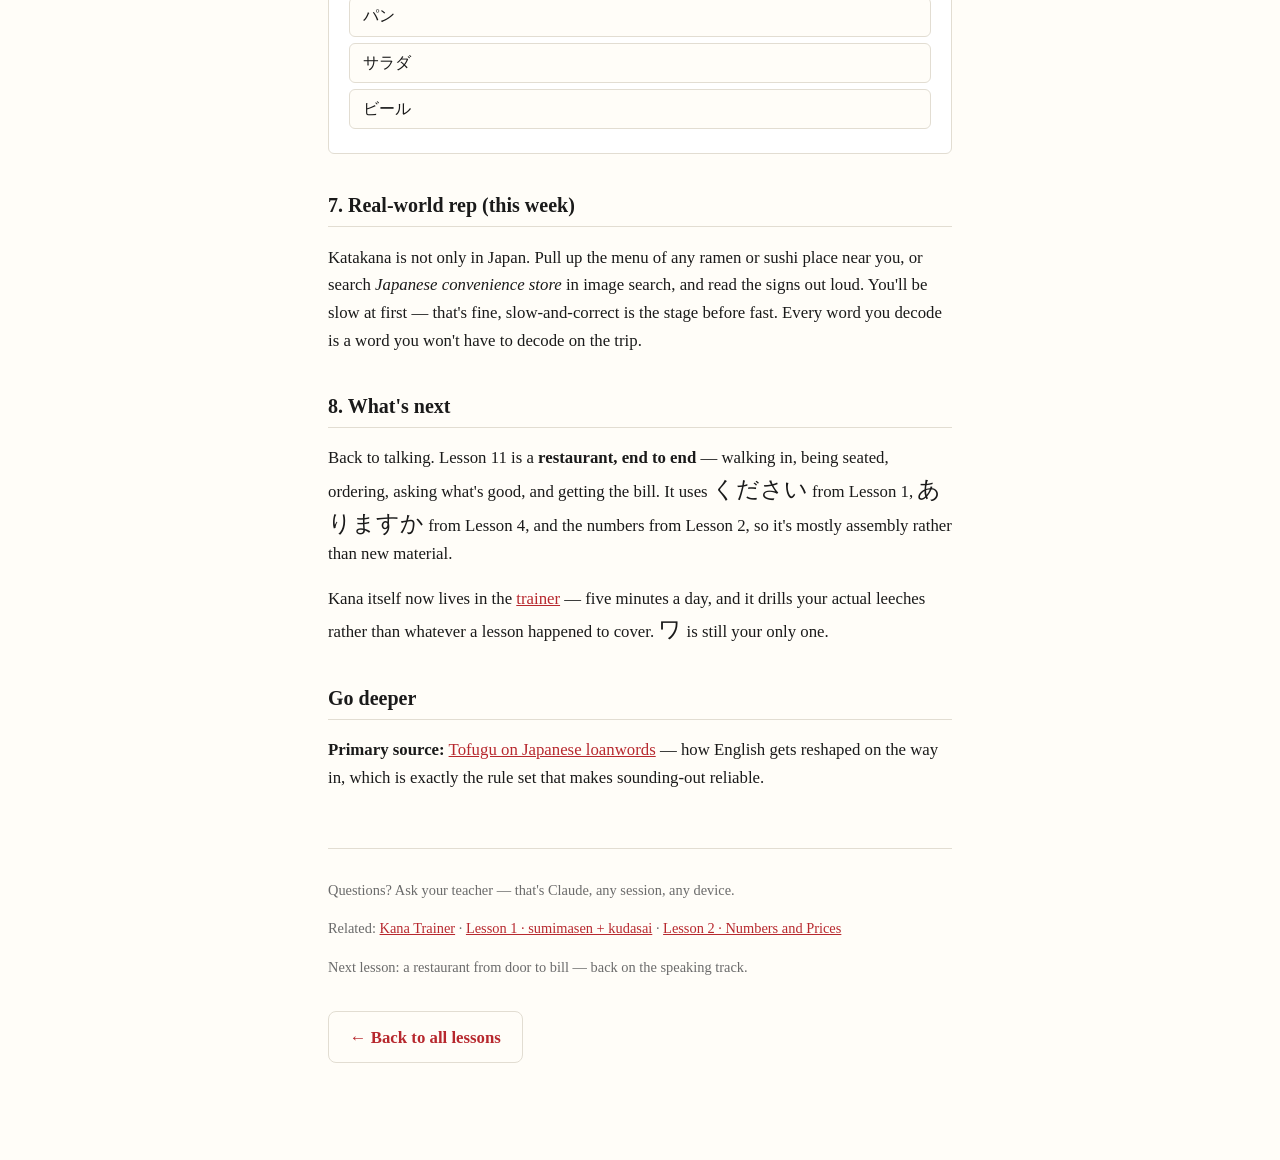
<file: lessons/0010-reading-a-menu.html>
<!doctype html>
<html lang="en">
<head>
<meta charset="utf-8">
<meta name="viewport" content="width=device-width, initial-scale=1, viewport-fit=cover">
<meta name="robots" content="noindex, nofollow">
<meta name="theme-color" content="#b7282e" media="(prefers-color-scheme: light)">
<meta name="theme-color" content="#191714" media="(prefers-color-scheme: dark)">
<link rel="manifest" href="../manifest.webmanifest">
<link rel="apple-touch-icon" href="../icon-180.png">
<link rel="icon" href="../icon-192.png">
<meta name="apple-mobile-web-app-capable" content="yes">
<meta name="mobile-web-app-capable" content="yes">
<meta name="apple-mobile-web-app-status-bar-style" content="default">
<meta name="apple-mobile-web-app-title" content="Japanese">
<title>Lesson 10 · Reading a Menu</title>
<link rel="stylesheet" href="../assets/style.css">
<script src="../assets/progress.js"></script>
<script src="../assets/quiz.js"></script>
</head>
<body>
<a class="nav-home" href="../index.html">← Japanese</a>
<h1>Reading a Menu</h1>
<div class="lesson-meta">Lesson 0010 · ~15 minutes · Reading track · Katakana in the wild</div>

<p>You've drilled 92 characters. This is the lesson where they start paying for themselves.</p>

<p>It's also the last reading lesson for a while. Character practice belongs in the trainer from here — it's better at it than any lesson is, and you were right to say so. But there are three things a one-character drill <em>structurally cannot</em> teach you, and all three are on every menu in Japan. That's today.</p>

<h2>1. Katakana is a cheat code</h2>

<p>Katakana marks a word as <strong>foreign</strong>. On a menu that nearly always means English. So the job isn't translation — it's this:</p>

<div class="win"><strong>Sound it out, then listen to yourself.</strong> Don't try to recognise the word by shape. Say the syllables out loud, badly, in a Japanese accent, and the English word usually falls out of your own mouth.</div>

<p>You've already done this once without noticing. Back in Lesson 2 you read <span class="jp">ビール</span> off a sign: <em>bi-i-ru</em> → <em>biiru</em> → <strong>beer</strong>. Same move, every time. <button class="speak-btn" data-say="ビール">🔊</button></p>

<h2>2. The three marks that aren't in your drill</h2>

<h3><span class="jp">ー</span> — the long bar</h3>

<p>A plain horizontal bar means <strong>hold the vowel you just said</strong>. It's not a character and it has no sound of its own.</p>

<p><span class="jp" style="font-size:1.6em">コーヒー</span> = <em>ko</em> — <em>o</em> — <em>hi</em> — <em>i</em> = <em>koohii</em> = <strong>coffee</strong>. <button class="speak-btn" data-say="コーヒー">🔊</button></p>

<p>Skip the bars and you get <em>kohi</em>, which is nothing. The bars are most of the word.</p>

<h3><span class="jp">ッ</span> — the small tsu</h3>

<p>A <span class="jp">ツ</span> written <strong>small and low</strong>. It isn't a sound — it's a <em>beat of silence</em> that doubles the next consonant.</p>

<p><span class="jp" style="font-size:1.6em">チケット</span> = <em>chi</em> — <em>ke</em> — (stop) — <em>to</em> = <em>chiketto</em> = <strong>ticket</strong>. <button class="speak-btn" data-say="チケット">🔊</button></p>

<div class="callout"><strong>Size is the whole signal.</strong> <span class="jp">ツ</span> big is <em>tsu</em>, a real syllable. <span class="jp">ッ</span> small is a pause. Same for <span class="jp">ヤユヨ</span> vs <span class="jp">ャュョ</span> below. If a character looks undersized and sits low, it is not itself.</div>

<h3><span class="jp">ャ ュ ョ</span> — the small ya/yu/yo</h3>

<p>These <strong>glue onto the character before them</strong> and kill its vowel, making one syllable out of two characters.</p>

<table>
  <tr><th>Big</th><th>Small</th></tr>
  <tr><td class="jp">ニ + ユ = <em>ni-yu</em>, two beats</td><td class="jp">ニ + ュ = <em>nyu</em>, one beat</td></tr>
  <tr><td class="jp">シ + ヨ = <em>shi-yo</em></td><td class="jp">シ + ョ = <em>sho</em></td></tr>
</table>

<p><span class="jp" style="font-size:1.6em">メニュー</span> = <em>me</em> — <em>nyu</em> — <em>u</em> = <em>menyuu</em> = <strong>menu</strong>. <button class="speak-btn" data-say="メニュー">🔊</button></p>

<h2>3. Decode ladder</h2>

<p>Cover the right-hand column and work down. Say each one out loud before you look.</p>

<table>
  <tr><th>Word</th><th>Sound it out</th><th>It's…</th></tr>
  <tr><td class="jp jp-word">ビール</td><td><em>bi-i-ru</em></td><td>beer</td></tr>
  <tr><td class="jp jp-word">サラダ</td><td><em>sa-ra-da</em></td><td>salad</td></tr>
  <tr><td class="jp jp-word">カレー</td><td><em>ka-re-e</em></td><td>curry</td></tr>
  <tr><td class="jp jp-word">ケーキ</td><td><em>ke-e-ki</em></td><td>cake</td></tr>
  <tr><td class="jp jp-word">ラーメン</td><td><em>ra-a-me-n</em></td><td>ramen</td></tr>
  <tr><td class="jp jp-word">コーヒー</td><td><em>ko-o-hi-i</em></td><td>coffee</td></tr>
  <tr><td class="jp jp-word">タクシー</td><td><em>ta-ku-shi-i</em></td><td>taxi</td></tr>
  <tr><td class="jp jp-word">ホテル</td><td><em>ho-te-ru</em></td><td>hotel</td></tr>
  <tr><td class="jp jp-word">トイレ</td><td><em>to-i-re</em></td><td>toilet</td></tr>
  <tr><td class="jp jp-word">ジュース</td><td><em>ju-u-su</em></td><td>juice</td></tr>
  <tr><td class="jp jp-word">チケット</td><td><em>chi-ke-tto</em></td><td>ticket</td></tr>
  <tr><td class="jp jp-word">サンドイッチ</td><td><em>sa-n-do-i-cchi</em></td><td>sandwich</td></tr>
</table>

<div class="callout"><strong>The one that isn't English.</strong> <span class="jp">パン</span> = <em>pan</em> = <strong>bread</strong> — it came from Portuguese, four hundred years ago. A bakery is <span class="jp">パン屋</span>. Worth knowing because sounding it out gets you nowhere.</div>

<h2>4. When the sound-out only gets you halfway</h2>

<p>Japanese <strong>clips</strong> long loanwords, usually to four syllables. If your sound-out produces the first half of an English word and then stops, you've probably already got it.</p>

<table>
  <tr><th>Word</th><th>Sounds like</th><th>Actually</th></tr>
  <tr><td class="jp jp-word">コンビニ</td><td><em>konbini</em></td><td>convenience (store)</td></tr>
  <tr><td class="jp jp-word">デパート</td><td><em>depaato</em></td><td>department (store)</td></tr>
  <tr><td class="jp jp-word">スーパー</td><td><em>suupaa</em></td><td>supermarket</td></tr>
  <tr><td class="jp jp-word">エアコン</td><td><em>eakon</em></td><td>air con(ditioning)</td></tr>
</table>

<h2>5. A real drink menu</h2>

<p>Everything below uses only what's above. <span class="jp">円</span> is the kanji for <em>en</em> — the yen sign you learned in Lesson 2. You'll see it on every price in the country.</p>

<!-- A table, not padded spaces: at phone width an aligned text block wraps the
     price onto its own line, which is worse than no alignment at all. -->
<table>
  <tr><td class="jp jp-word">ホットコーヒー</td><td class="jp">４００円</td></tr>
  <tr><td class="jp jp-word">アイスコーヒー</td><td class="jp">４５０円</td></tr>
  <tr><td class="jp jp-word">オレンジジュース</td><td class="jp">５００円</td></tr>
  <tr><td class="jp jp-word">ビール</td><td class="jp">６００円</td></tr>
  <tr><td class="jp jp-word">ケーキ</td><td class="jp">７００円</td></tr>
</table>

<p><span class="jp">ホット</span> (<em>hotto</em>) and <span class="jp">アイス</span> (<em>aisu</em>) sit in front of every drink on every café menu in Japan. Note the small <span class="jp">ッ</span> doing its job in <span class="jp">ホット</span>.</p>

<div class="win"><strong>Now close the loop.</strong> You can read it, so order it — with the pattern from Lesson 1:<br>
<span class="jp" style="font-size:1.3em">アイスコーヒーを ください。</span> <button class="speak-btn" data-say="アイスコーヒーをください">🔊</button><br>
Read the menu, point, say the word, add <span class="jp">を ください</span>. That is a complete transaction and you have every piece of it.</div>

<div class="callout"><strong>One more you'll meet:</strong> small <span class="jp">ァ ィ ゥ ェ ォ</span> exist too, for sounds Japanese doesn't have — <span class="jp">ティー</span> (<em>tii</em>, tea), <span class="jp">フォーク</span> (<em>fooku</em>, fork), <span class="jp">ウェブ</span> (<em>webu</em>, web). Same rule as the small ya/yu/yo: glue it to the character before.</div>

<h2>6. Check yourself</h2>

<div class="quiz" data-q="A café sign reads コーヒー. What is it?"
     data-answer="1"
     data-opts='["cocoa","coffee","corner","copy"]'
     data-fb='["Cocoa is ココア — no long bars.","Right. ko-o-hi-i. Both bars just hold the vowel before them.","Corner would be コーナー.","Copy is コピー — shorter, and no ヒ."]'></div>

<div class="quiz" data-q="What does the bar ー tell you to do?"
     data-answer="2"
     data-opts='["Pause before the next sound","Double the next consonant","Hold the vowel you just said","Read the word as a question"]'
     data-fb='["That is the small ッ.","Also the small ッ.","Right. It is not a character and has no sound of its own — it stretches the vowel before it.","Nothing in katakana marks a question."]'></div>

<div class="quiz" data-q="チケット — sound it out. What is it?"
     data-answer="3"
     data-opts='["chicken","kitchen","check","ticket"]'
     data-fb='["Chicken is チキン.","Kitchen is キッチン — close, and it uses the same small ッ.","Check is チェック.","Right. chi-ke-tto. The small ッ is the silent beat that doubles the t."]'></div>

<div class="quiz" data-q="You see ツ and ッ in the same word. What is the difference?"
     data-answer="0"
     data-opts='["Size — the small one is a silent beat, the big one is tsu","Nothing, they are interchangeable","The small one is katakana, the big one is hiragana","The small one doubles the vowel"]'
     data-fb='["Right. Undersized and sitting low means it is not itself. Same trick for ャュョ.","Size changes the sound completely.","Both are katakana.","Doubling a vowel is the bar ー."]'></div>

<div class="quiz" data-q="メニュー — what is it?"
     data-answer="2"
     data-opts='["money","many","menu","minute"]'
     data-fb='["Money would be マネー.","Many is not a loanword you will see on a sign.","Right. The small ュ glues to ニ to make nyu — one beat, not two."]'></div>

<div class="quiz" data-q="A restaurant window shows サンドイッチ. What is on offer?"
     data-answer="1"
     data-opts='["sundae","sandwich","sand art","Sunday special"]'
     data-fb='["A sundae is サンデー.","Right. sa-n-do-i-cchi. The small ッ doubles the ch.","No.","No — but you spotted the サン, which is the right instinct."]'></div>

<div class="quiz" data-q="You need a bathroom in a department store. The sign says トイレ. Which way do you read it?"
     data-answer="0"
     data-opts='["to-i-re — toilet","to-i-ra — trailer","tsu-i-re — nothing","to-re-i — tray"]'
     data-fb='["Right. And you already know the question that goes with it: トイレはどこですか。","レ is re, not ra — ラ is ra.","That first character is ト (to), not ツ (tsu).","Read left to right — レ comes last."]'></div>

<div class="quiz" data-q="A shop sign reads コンビニ. Sounding it out gives konbini, which is not an English word. What is it?"
     data-answer="3"
     data-opts='["A brand name","A kind of noodle","Combination plate","A convenience store"]'
     data-fb='["It looks like one, but it is not.","No.","Reasonable guess from the sound, but no.","Right. Japanese clips long loanwords — convenience store became konbini. Half an English word is usually the whole answer."]'></div>

<div class="quiz" data-q="The menu says アイスコーヒー ４５０円. You want one. What do you say?"
     data-answer="2"
     data-opts='["アイスコーヒーはどこですか","アイスコーヒーはいくらですか","アイスコーヒーをください","アイスコーヒーはありますか"]'
     data-fb='["That asks where it is.","That asks the price — which the menu already told you.","Right. Read it, then order it with the pattern from Lesson 1.","That asks whether they have it, and it is printed on the menu, so they do."]'></div>

<div class="quiz" data-q="Which of these will sounding-out NOT get you to the meaning of?"
     data-answer="1"
     data-opts='["ケーキ","パン","サラダ","ビール"]'
     data-fb='["ke-e-ki gets you cake.","Right. pan is bread — it came from Portuguese, not English, so the trick fails on it. It is the common exception.","sa-ra-da gets you salad.","bi-i-ru gets you beer."]'></div>

<h2>7. Real-world rep (this week)</h2>

<p>Katakana is not only in Japan. Pull up the menu of any ramen or sushi place near you, or search <em>Japanese convenience store</em> in image search, and read the signs out loud. You'll be slow at first — that's fine, slow-and-correct is the stage before fast. Every word you decode is a word you won't have to decode on the trip.</p>

<h2>8. What's next</h2>

<p>Back to talking. Lesson 11 is a <strong>restaurant, end to end</strong> — walking in, being seated, ordering, asking what's good, and getting the bill. It uses <span class="jp">ください</span> from Lesson 1, <span class="jp">ありますか</span> from Lesson 4, and the numbers from Lesson 2, so it's mostly assembly rather than new material.</p>

<p>Kana itself now lives in the <a href="../reference/kana-trainer.html">trainer</a> — five minutes a day, and it drills your actual leeches rather than whatever a lesson happened to cover. <span class="jp">ワ</span> is still your only one.</p>

<h2>Go deeper</h2>
<p><strong>Primary source:</strong> <a href="https://www.tofugu.com/japanese/loanwords-in-japanese/">Tofugu on Japanese loanwords</a> — how English gets reshaped on the way in, which is exactly the rule set that makes sounding-out reliable.</p>

<footer>
  <p>Questions? Ask your teacher — that's Claude, any session, any device.</p>
  <p>Related: <a href="../reference/kana-trainer.html">Kana Trainer</a> · <a href="0001-sumimasen-and-kudasai.html">Lesson 1 · sumimasen + kudasai</a> · <a href="0002-numbers-and-prices.html">Lesson 2 · Numbers and Prices</a></p>
  <p>Next lesson: a restaurant from door to bill — back on the speaking track.</p>
</footer>
<p class="nav-home-bottom"><a href="../index.html">← Back to all lessons</a></p>
<script src="../assets/app.js"></script>
</body>
</html>
</file>
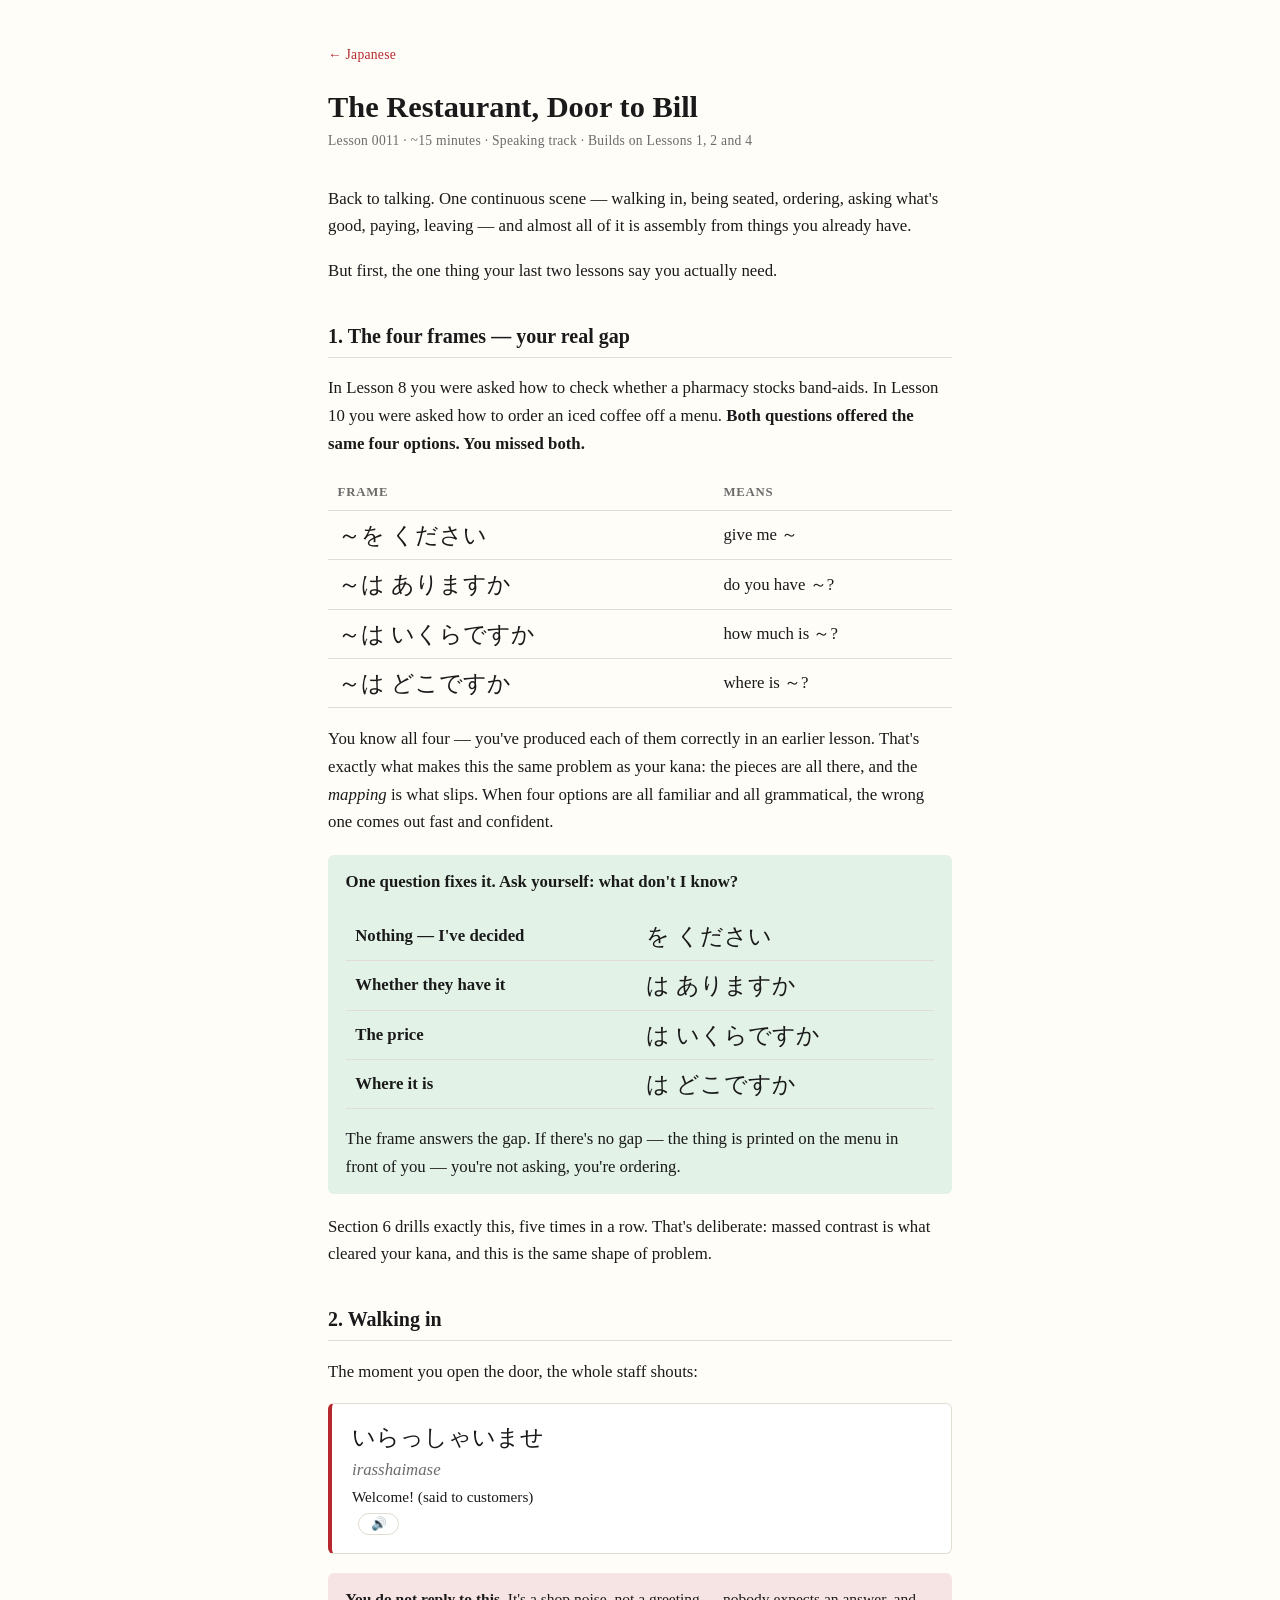
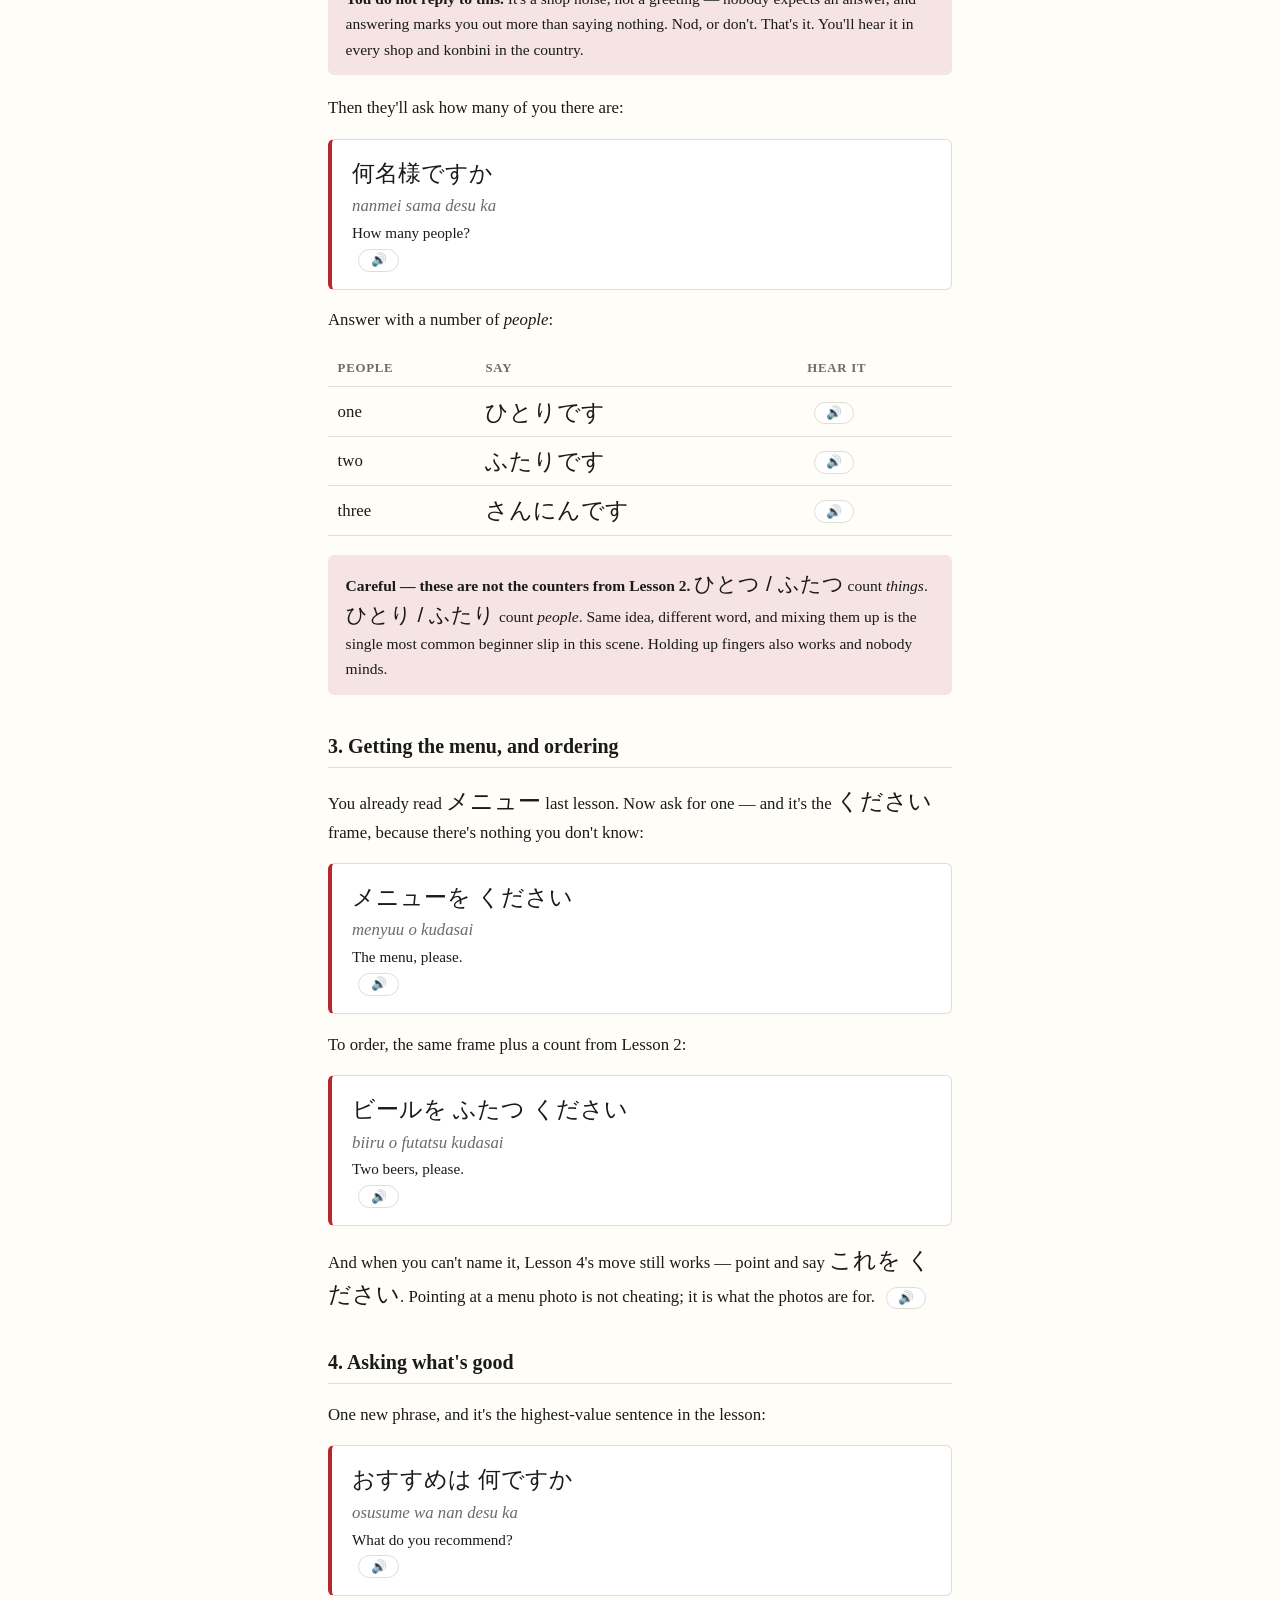
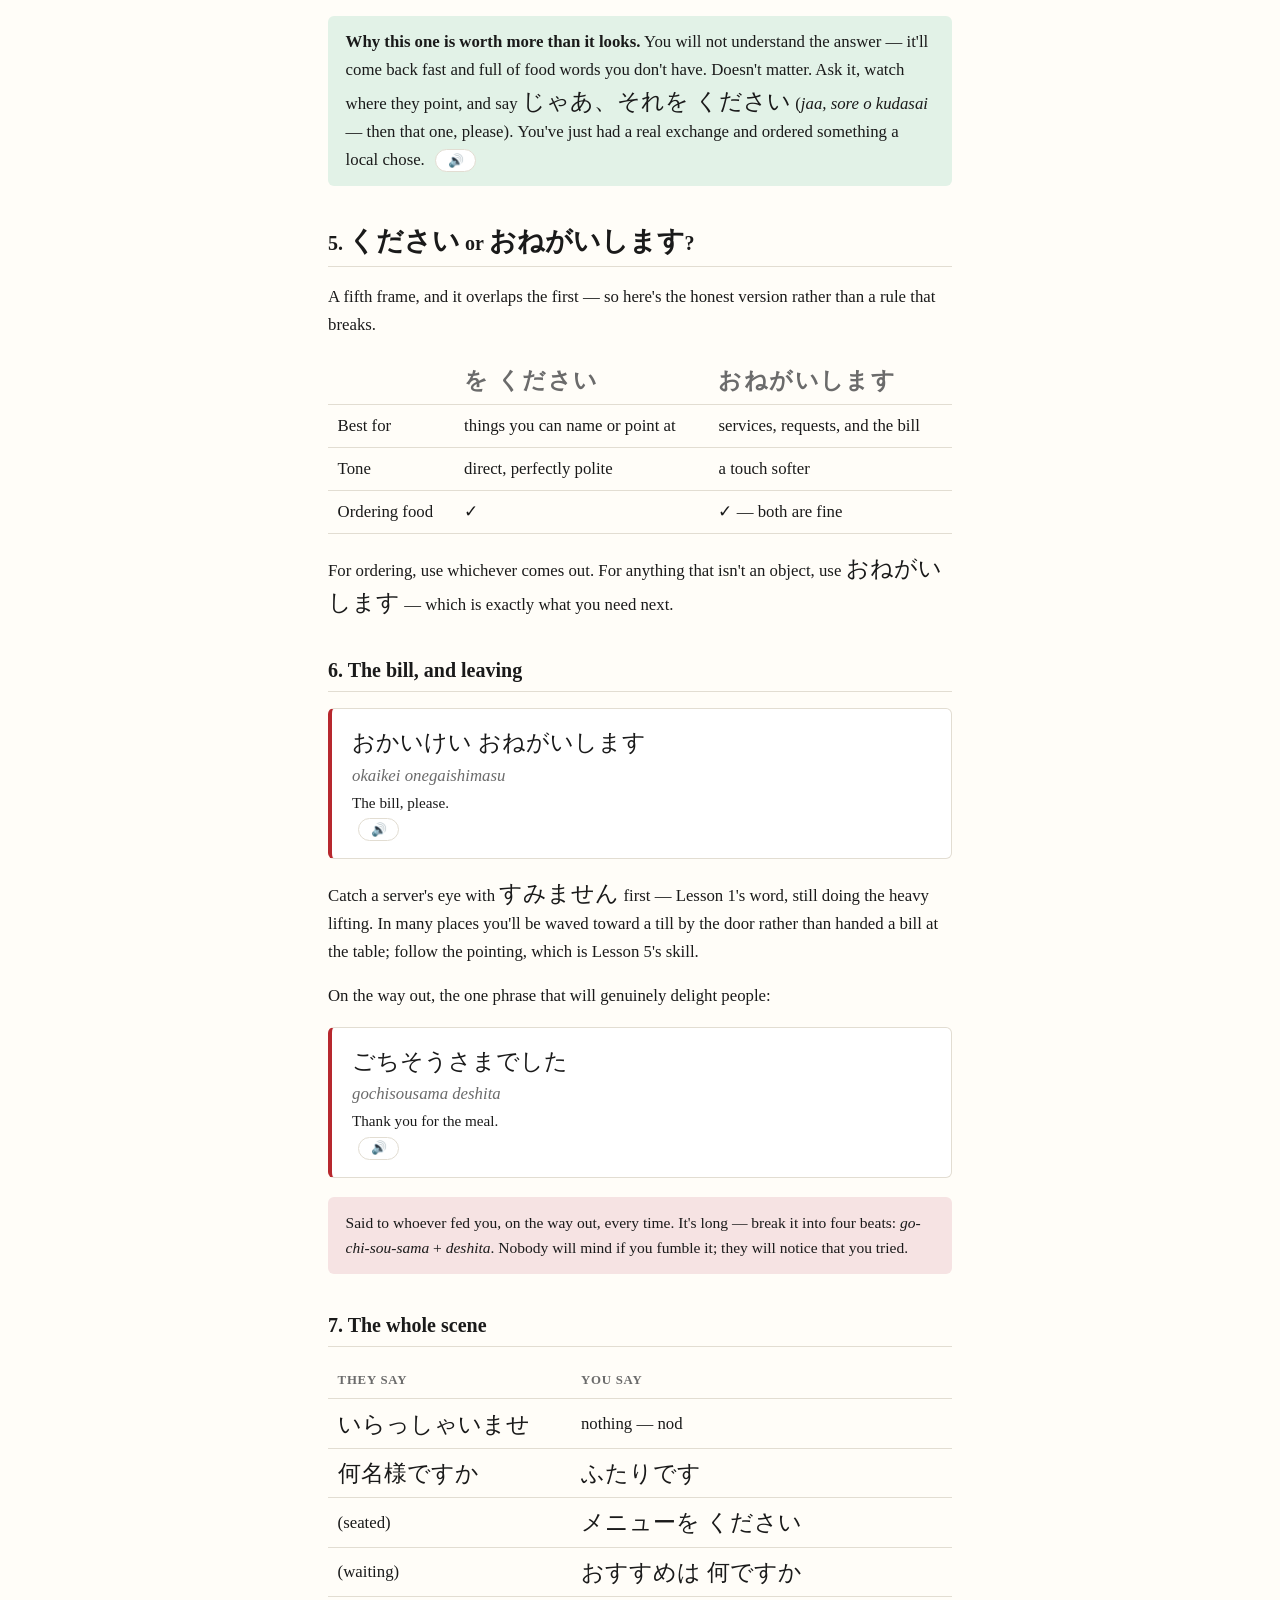
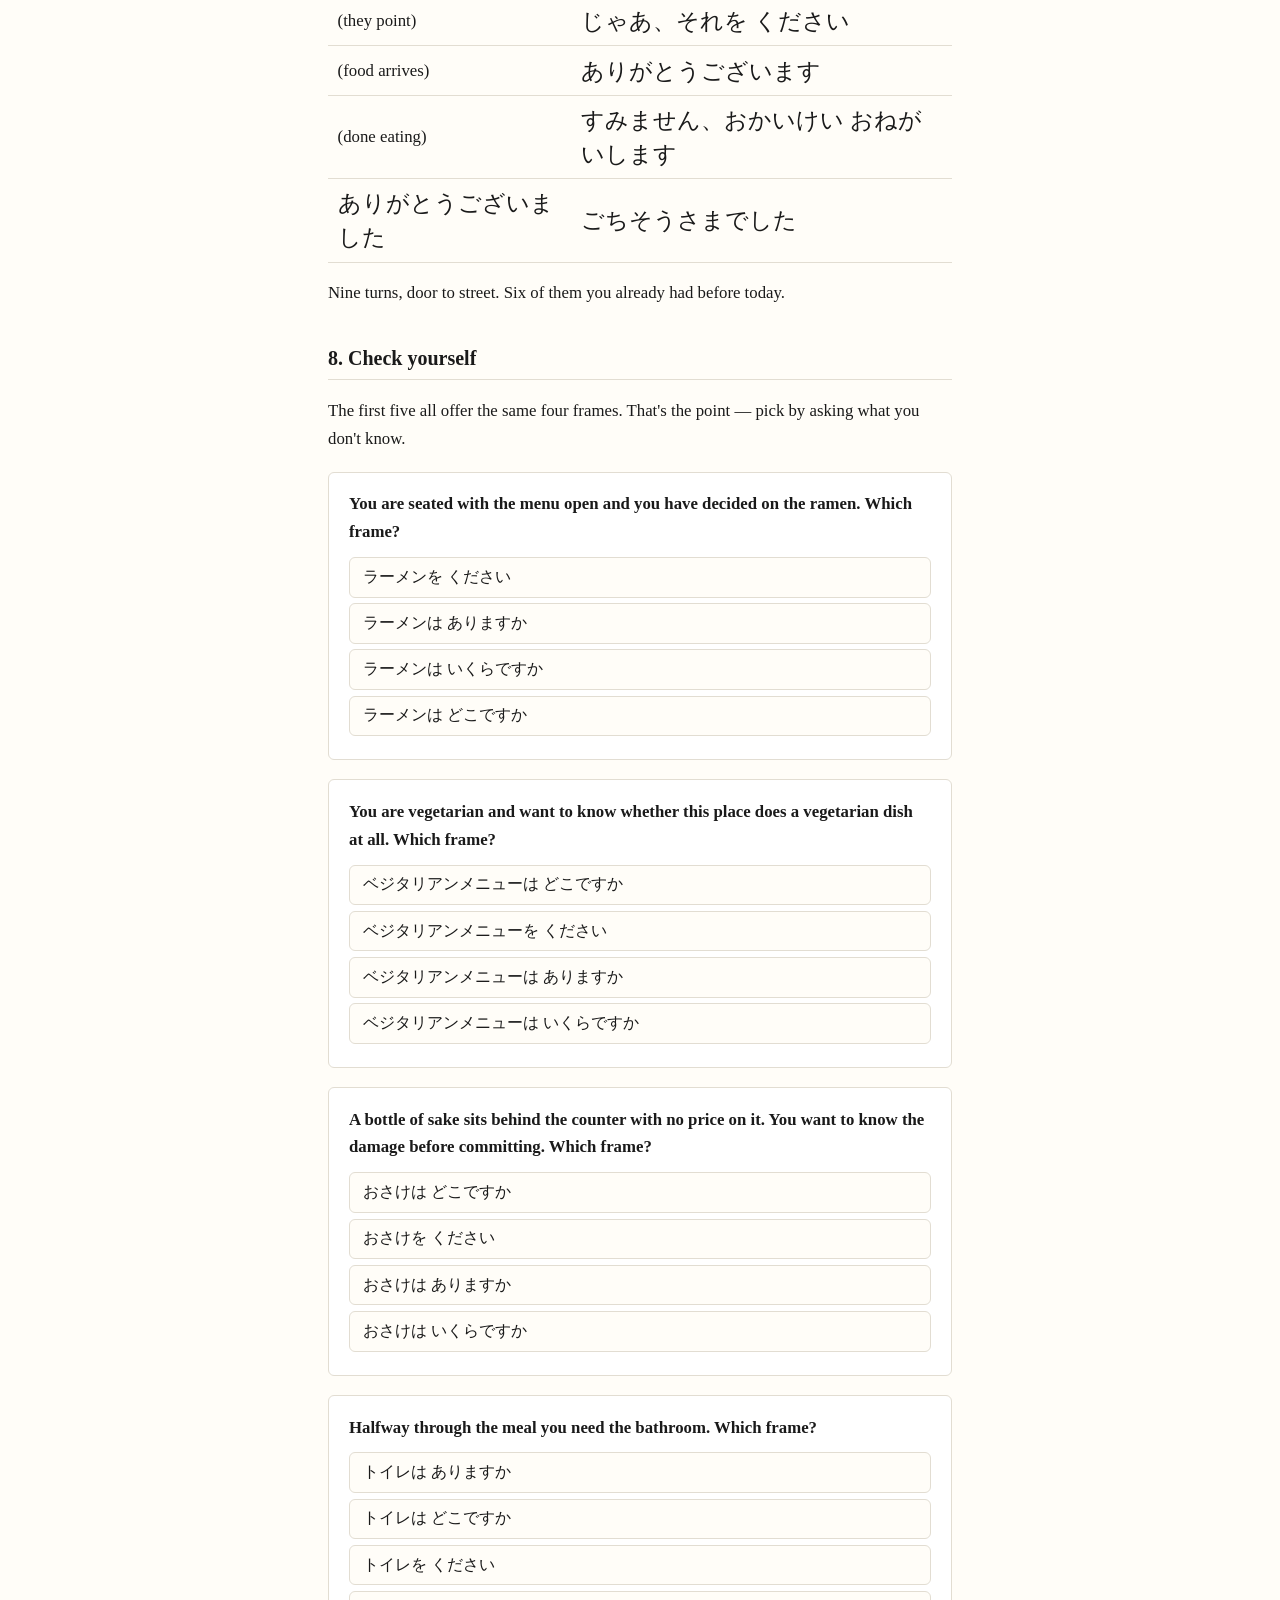
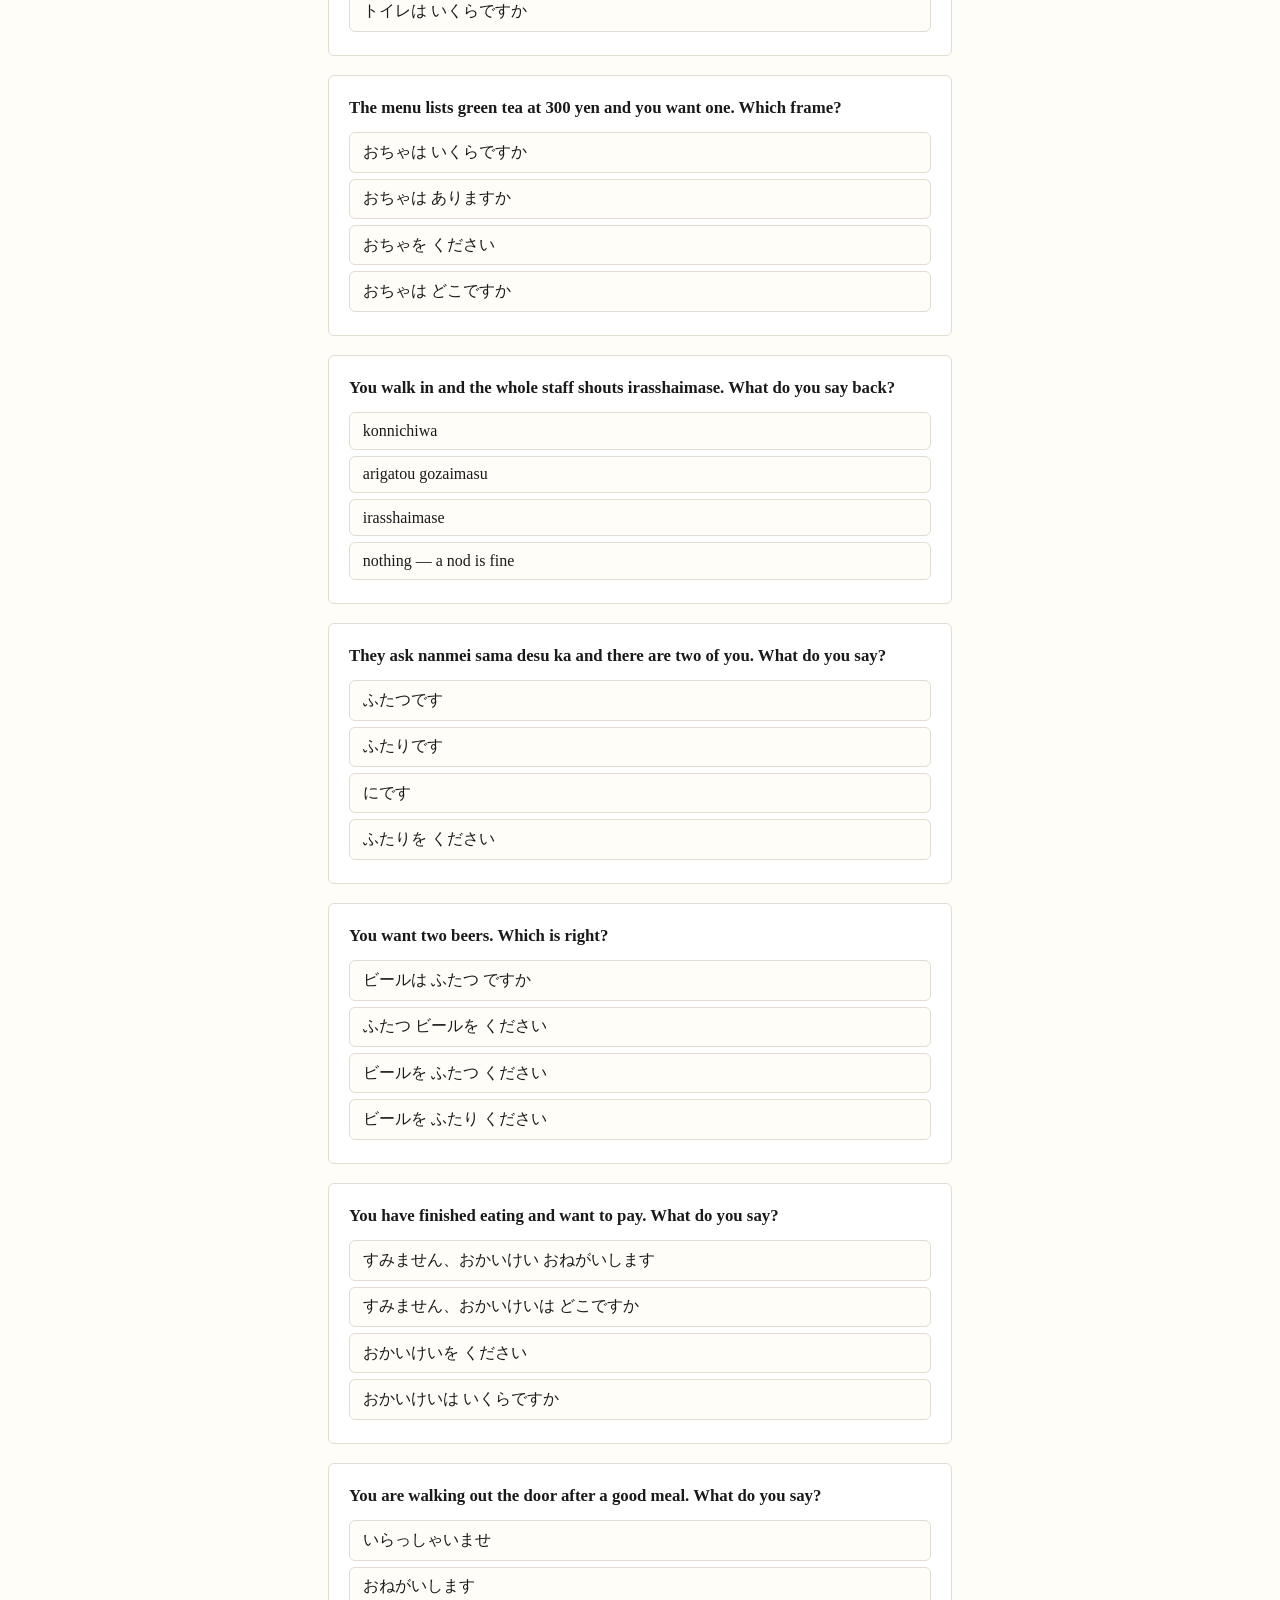
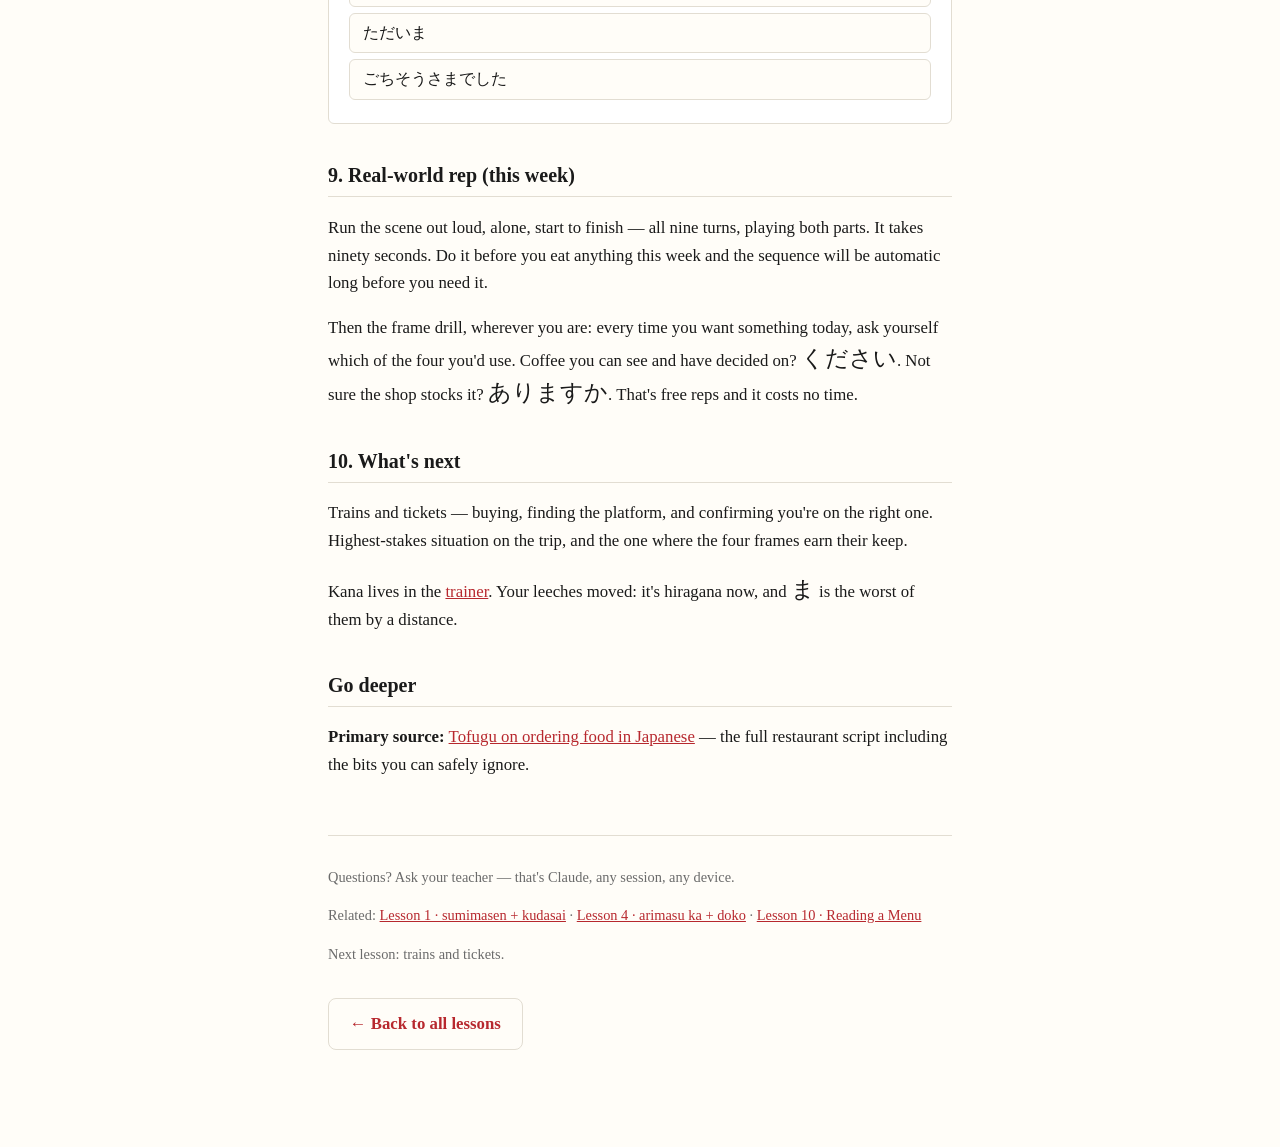
<file: lessons/0011-restaurant-door-to-bill.html>
<!doctype html>
<html lang="en">
<head>
<meta charset="utf-8">
<meta name="viewport" content="width=device-width, initial-scale=1, viewport-fit=cover">
<meta name="robots" content="noindex, nofollow">
<meta name="theme-color" content="#b7282e" media="(prefers-color-scheme: light)">
<meta name="theme-color" content="#191714" media="(prefers-color-scheme: dark)">
<link rel="manifest" href="../manifest.webmanifest">
<link rel="apple-touch-icon" href="../icon-180.png">
<link rel="icon" href="../icon-192.png">
<meta name="apple-mobile-web-app-capable" content="yes">
<meta name="mobile-web-app-capable" content="yes">
<meta name="apple-mobile-web-app-status-bar-style" content="default">
<meta name="apple-mobile-web-app-title" content="Japanese">
<title>Lesson 11 · The Restaurant, Door to Bill</title>
<link rel="stylesheet" href="../assets/style.css">
<script src="../assets/progress.js"></script>
<script src="../assets/quiz.js"></script>
</head>
<body>
<a class="nav-home" href="../index.html">← Japanese</a>
<h1>The Restaurant, Door to Bill</h1>
<div class="lesson-meta">Lesson 0011 · ~15 minutes · Speaking track · Builds on Lessons 1, 2 and 4</div>

<p>Back to talking. One continuous scene — walking in, being seated, ordering, asking what's good, paying, leaving — and almost all of it is assembly from things you already have.</p>

<p>But first, the one thing your last two lessons say you actually need.</p>

<h2>1. The four frames — your real gap</h2>

<p>In Lesson 8 you were asked how to check whether a pharmacy stocks band-aids. In Lesson 10 you were asked how to order an iced coffee off a menu. <strong>Both questions offered the same four options. You missed both.</strong></p>

<table>
  <tr><th>Frame</th><th>Means</th></tr>
  <tr><td class="jp">～を ください</td><td>give me ～</td></tr>
  <tr><td class="jp">～は ありますか</td><td>do you have ～?</td></tr>
  <tr><td class="jp">～は いくらですか</td><td>how much is ～?</td></tr>
  <tr><td class="jp">～は どこですか</td><td>where is ～?</td></tr>
</table>

<p>You know all four — you've produced each of them correctly in an earlier lesson. That's exactly what makes this the same problem as your kana: the pieces are all there, and the <em>mapping</em> is what slips. When four options are all familiar and all grammatical, the wrong one comes out fast and confident.</p>

<div class="win"><strong>One question fixes it. Ask yourself: what don't I know?</strong>
<table>
  <tr><td><strong>Nothing — I've decided</strong></td><td class="jp">を ください</td></tr>
  <tr><td><strong>Whether they have it</strong></td><td class="jp">は ありますか</td></tr>
  <tr><td><strong>The price</strong></td><td class="jp">は いくらですか</td></tr>
  <tr><td><strong>Where it is</strong></td><td class="jp">は どこですか</td></tr>
</table>
The frame answers the gap. If there's no gap — the thing is printed on the menu in front of you — you're not asking, you're ordering.</div>

<p>Section 6 drills exactly this, five times in a row. That's deliberate: massed contrast is what cleared your kana, and this is the same shape of problem.</p>

<h2>2. Walking in</h2>

<p>The moment you open the door, the whole staff shouts:</p>

<div class="phrase-card">
<span class="jp">いらっしゃいませ</span>
<span class="romaji">irasshaimase</span>
<span class="gloss">Welcome! (said to customers)</span>
<button class="speak-btn" data-say="いらっしゃいませ">🔊</button>
</div>

<div class="callout"><strong>You do not reply to this.</strong> It's a shop noise, not a greeting — nobody expects an answer, and answering marks you out more than saying nothing. Nod, or don't. That's it. You'll hear it in every shop and konbini in the country.</div>

<p>Then they'll ask how many of you there are:</p>

<div class="phrase-card">
<span class="jp">何名様ですか</span>
<span class="romaji">nanmei sama desu ka</span>
<span class="gloss">How many people?</span>
<button class="speak-btn" data-say="何名様ですか">🔊</button>
</div>

<p>Answer with a number of <em>people</em>:</p>

<table>
  <tr><th>People</th><th>Say</th><th>Hear it</th></tr>
  <tr><td>one</td><td class="jp">ひとりです</td><td><button class="speak-btn" data-say="ひとりです">🔊</button></td></tr>
  <tr><td>two</td><td class="jp">ふたりです</td><td><button class="speak-btn" data-say="ふたりです">🔊</button></td></tr>
  <tr><td>three</td><td class="jp">さんにんです</td><td><button class="speak-btn" data-say="さんにんです">🔊</button></td></tr>
</table>

<div class="callout"><strong>Careful — these are not the counters from Lesson 2.</strong> <span class="jp">ひとつ / ふたつ</span> count <em>things</em>. <span class="jp">ひとり / ふたり</span> count <em>people</em>. Same idea, different word, and mixing them up is the single most common beginner slip in this scene. Holding up fingers also works and nobody minds.</div>

<h2>3. Getting the menu, and ordering</h2>

<p>You already read <span class="jp">メニュー</span> last lesson. Now ask for one — and it's the <span class="jp">ください</span> frame, because there's nothing you don't know:</p>

<div class="phrase-card">
<span class="jp">メニューを ください</span>
<span class="romaji">menyuu o kudasai</span>
<span class="gloss">The menu, please.</span>
<button class="speak-btn" data-say="メニューをください">🔊</button>
</div>

<p>To order, the same frame plus a count from Lesson 2:</p>

<div class="phrase-card">
<span class="jp">ビールを ふたつ ください</span>
<span class="romaji">biiru o futatsu kudasai</span>
<span class="gloss">Two beers, please.</span>
<button class="speak-btn" data-say="ビールをふたつください">🔊</button>
</div>

<p>And when you can't name it, Lesson 4's move still works — point and say <span class="jp">これを ください</span>. Pointing at a menu photo is not cheating; it is what the photos are for. <button class="speak-btn" data-say="これをください">🔊</button></p>

<h2>4. Asking what's good</h2>

<p>One new phrase, and it's the highest-value sentence in the lesson:</p>

<div class="phrase-card">
<span class="jp">おすすめは 何ですか</span>
<span class="romaji">osusume wa nan desu ka</span>
<span class="gloss">What do you recommend?</span>
<button class="speak-btn" data-say="おすすめは何ですか">🔊</button>
</div>

<div class="win"><strong>Why this one is worth more than it looks.</strong> You will not understand the answer — it'll come back fast and full of food words you don't have. Doesn't matter. Ask it, watch where they point, and say <span class="jp">じゃあ、それを ください</span> (<em>jaa, sore o kudasai</em> — then that one, please). You've just had a real exchange and ordered something a local chose. <button class="speak-btn" data-say="じゃあ、それをください">🔊</button></div>

<h2>5. <span class="jp">ください</span> or <span class="jp">おねがいします</span>?</h2>

<p>A fifth frame, and it overlaps the first — so here's the honest version rather than a rule that breaks.</p>

<table>
  <tr><th></th><th class="jp">を ください</th><th class="jp">おねがいします</th></tr>
  <tr><td>Best for</td><td>things you can name or point at</td><td>services, requests, and the bill</td></tr>
  <tr><td>Tone</td><td>direct, perfectly polite</td><td>a touch softer</td></tr>
  <tr><td>Ordering food</td><td>✓</td><td>✓ — both are fine</td></tr>
</table>

<p>For ordering, use whichever comes out. For anything that isn't an object, use <span class="jp">おねがいします</span> — which is exactly what you need next.</p>

<h2>6. The bill, and leaving</h2>

<div class="phrase-card">
<span class="jp">おかいけい おねがいします</span>
<span class="romaji">okaikei onegaishimasu</span>
<span class="gloss">The bill, please.</span>
<button class="speak-btn" data-say="おかいけいおねがいします">🔊</button>
</div>

<p>Catch a server's eye with <span class="jp">すみません</span> first — Lesson 1's word, still doing the heavy lifting. In many places you'll be waved toward a till by the door rather than handed a bill at the table; follow the pointing, which is Lesson 5's skill.</p>

<p>On the way out, the one phrase that will genuinely delight people:</p>

<div class="phrase-card">
<span class="jp">ごちそうさまでした</span>
<span class="romaji">gochisousama deshita</span>
<span class="gloss">Thank you for the meal.</span>
<button class="speak-btn" data-say="ごちそうさまでした">🔊</button>
</div>

<div class="callout">Said to whoever fed you, on the way out, every time. It's long — break it into four beats: <em>go-chi-sou-sama</em> + <em>deshita</em>. Nobody will mind if you fumble it; they will notice that you tried.</div>

<h2>7. The whole scene</h2>

<table>
  <tr><th>They say</th><th>You say</th></tr>
  <tr><td class="jp">いらっしゃいませ</td><td>nothing — nod</td></tr>
  <tr><td class="jp">何名様ですか</td><td class="jp">ふたりです</td></tr>
  <tr><td>(seated)</td><td class="jp">メニューを ください</td></tr>
  <tr><td>(waiting)</td><td class="jp">おすすめは 何ですか</td></tr>
  <tr><td>(they point)</td><td class="jp">じゃあ、それを ください</td></tr>
  <tr><td>(food arrives)</td><td class="jp">ありがとうございます</td></tr>
  <tr><td>(done eating)</td><td class="jp">すみません、おかいけい おねがいします</td></tr>
  <tr><td class="jp">ありがとうございました</td><td class="jp">ごちそうさまでした</td></tr>
</table>

<p>Nine turns, door to street. Six of them you already had before today.</p>

<h2>8. Check yourself</h2>

<p>The first five all offer the same four frames. That's the point — pick by asking what you don't know.</p>

<div class="quiz" data-q="You are seated with the menu open and you have decided on the ramen. Which frame?"
     data-answer="0"
     data-opts='["ラーメンを ください","ラーメンは ありますか","ラーメンは いくらですか","ラーメンは どこですか"]'
     data-fb='["Right. Nothing is unknown — it is on the menu and you want it. That is ordering, not asking.","They print it on the menu, so you already know they have it.","The menu has the price on it.","You are looking at it."]'></div>

<div class="quiz" data-q="You are vegetarian and want to know whether this place does a vegetarian dish at all. Which frame?"
     data-answer="2"
     data-opts='["ベジタリアンメニューは どこですか","ベジタリアンメニューを ください","ベジタリアンメニューは ありますか","ベジタリアンメニューは いくらですか"]'
     data-fb='["That asks where it is, which assumes it exists.","That orders it, which also assumes it exists.","Right. You do not know whether it exists — that is exactly what ありますか is for.","The price is not what you are missing."]'></div>

<div class="quiz" data-q="A bottle of sake sits behind the counter with no price on it. You want to know the damage before committing. Which frame?"
     data-answer="3"
     data-opts='["おさけは どこですか","おさけを ください","おさけは ありますか","おさけは いくらですか"]'
     data-fb='["You can see it.","That commits you to buying it — which is what you are trying to avoid.","You can see it, so you know they have it.","Right. The gap is the price, so いくらですか."]'></div>

<div class="quiz" data-q="Halfway through the meal you need the bathroom. Which frame?"
     data-answer="1"
     data-opts='["トイレは ありますか","トイレは どこですか","トイレを ください","トイレは いくらですか"]'
     data-fb='["Every restaurant has one — asking if it exists is odd.","Right. You know it exists; you do not know where. どこですか.","No.","No."]'></div>

<div class="quiz" data-q="The menu lists green tea at 300 yen and you want one. Which frame?"
     data-answer="2"
     data-opts='["おちゃは いくらですか","おちゃは ありますか","おちゃを ください","おちゃは どこですか"]'
     data-fb='["The price is printed right there — asking makes it look like you cannot read it.","It is on the menu, so they have it.","Right. Nothing unknown, so order it. This was the exact question you lost in Lesson 10.","No."]'></div>

<div class="quiz" data-q="You walk in and the whole staff shouts irasshaimase. What do you say back?"
     data-answer="3"
     data-opts='["konnichiwa","arigatou gozaimasu","irasshaimase","nothing — a nod is fine"]'
     data-fb='["Not wrong exactly, but nobody does it.","It is not thanks, so this reads oddly.","That is what staff say TO customers — saying it back is the giveaway.","Right. It is a shop noise, not a greeting. Nod and keep walking."]'></div>

<div class="quiz" data-q="They ask nanmei sama desu ka and there are two of you. What do you say?"
     data-answer="1"
     data-opts='["ふたつです","ふたりです","にです","ふたりを ください"]'
     data-fb='["ふたつ counts things, not people — this is the classic slip.","Right. ひとり, ふたり, さんにん count people.","Bare numbers do not work here.","No."]'></div>

<div class="quiz" data-q="You want two beers. Which is right?"
     data-answer="2"
     data-opts='["ビールは ふたつ ですか","ふたつ ビールを ください","ビールを ふたつ ください","ビールを ふたり ください"]'
     data-fb='["That asks a question about two beers.","The count goes after the thing, not before it.","Right. Thing, then count, then kudasai.","ふたり is for people. Beers are things — ふたつ."]'></div>

<div class="quiz" data-q="You have finished eating and want to pay. What do you say?"
     data-answer="0"
     data-opts='["すみません、おかいけい おねがいします","すみません、おかいけいは どこですか","おかいけいを ください","おかいけいは いくらですか"]'
     data-fb='["Right. Get their attention, then おねがいします — it is a request, not an object.","That asks where the bill is, which is not the problem.","Not wrong enough to fail you, but おねがいします is what people actually say for the bill.","That asks how much the bill is, before you have seen it."]'></div>

<div class="quiz" data-q="You are walking out the door after a good meal. What do you say?"
     data-answer="3"
     data-opts='["いらっしゃいませ","おねがいします","ただいま","ごちそうさまでした"]'
     data-fb='["That is what they said to you on the way in.","That is please, on its own it means nothing here.","That is what you say coming home.","Right. Thank you for the meal — said on the way out, every time."]'></div>

<h2>9. Real-world rep (this week)</h2>

<p>Run the scene out loud, alone, start to finish — all nine turns, playing both parts. It takes ninety seconds. Do it before you eat anything this week and the sequence will be automatic long before you need it.</p>

<p>Then the frame drill, wherever you are: every time you want something today, ask yourself which of the four you'd use. Coffee you can see and have decided on? <span class="jp">ください</span>. Not sure the shop stocks it? <span class="jp">ありますか</span>. That's free reps and it costs no time.</p>

<h2>10. What's next</h2>

<p>Trains and tickets — buying, finding the platform, and confirming you're on the right one. Highest-stakes situation on the trip, and the one where the four frames earn their keep.</p>

<p>Kana lives in the <a href="../reference/kana-trainer.html">trainer</a>. Your leeches moved: it's hiragana now, and <span class="jp">ま</span> is the worst of them by a distance.</p>

<h2>Go deeper</h2>
<p><strong>Primary source:</strong> <a href="https://www.tofugu.com/japanese/how-to-order-food-in-japanese/">Tofugu on ordering food in Japanese</a> — the full restaurant script including the bits you can safely ignore.</p>

<footer>
  <p>Questions? Ask your teacher — that's Claude, any session, any device.</p>
  <p>Related: <a href="0001-sumimasen-and-kudasai.html">Lesson 1 · sumimasen + kudasai</a> · <a href="0004-arimasu-ka-and-doko.html">Lesson 4 · arimasu ka + doko</a> · <a href="0010-reading-a-menu.html">Lesson 10 · Reading a Menu</a></p>
  <p>Next lesson: trains and tickets.</p>
</footer>
<p class="nav-home-bottom"><a href="../index.html">← Back to all lessons</a></p>
<script src="../assets/app.js"></script>
</body>
</html>
</file>
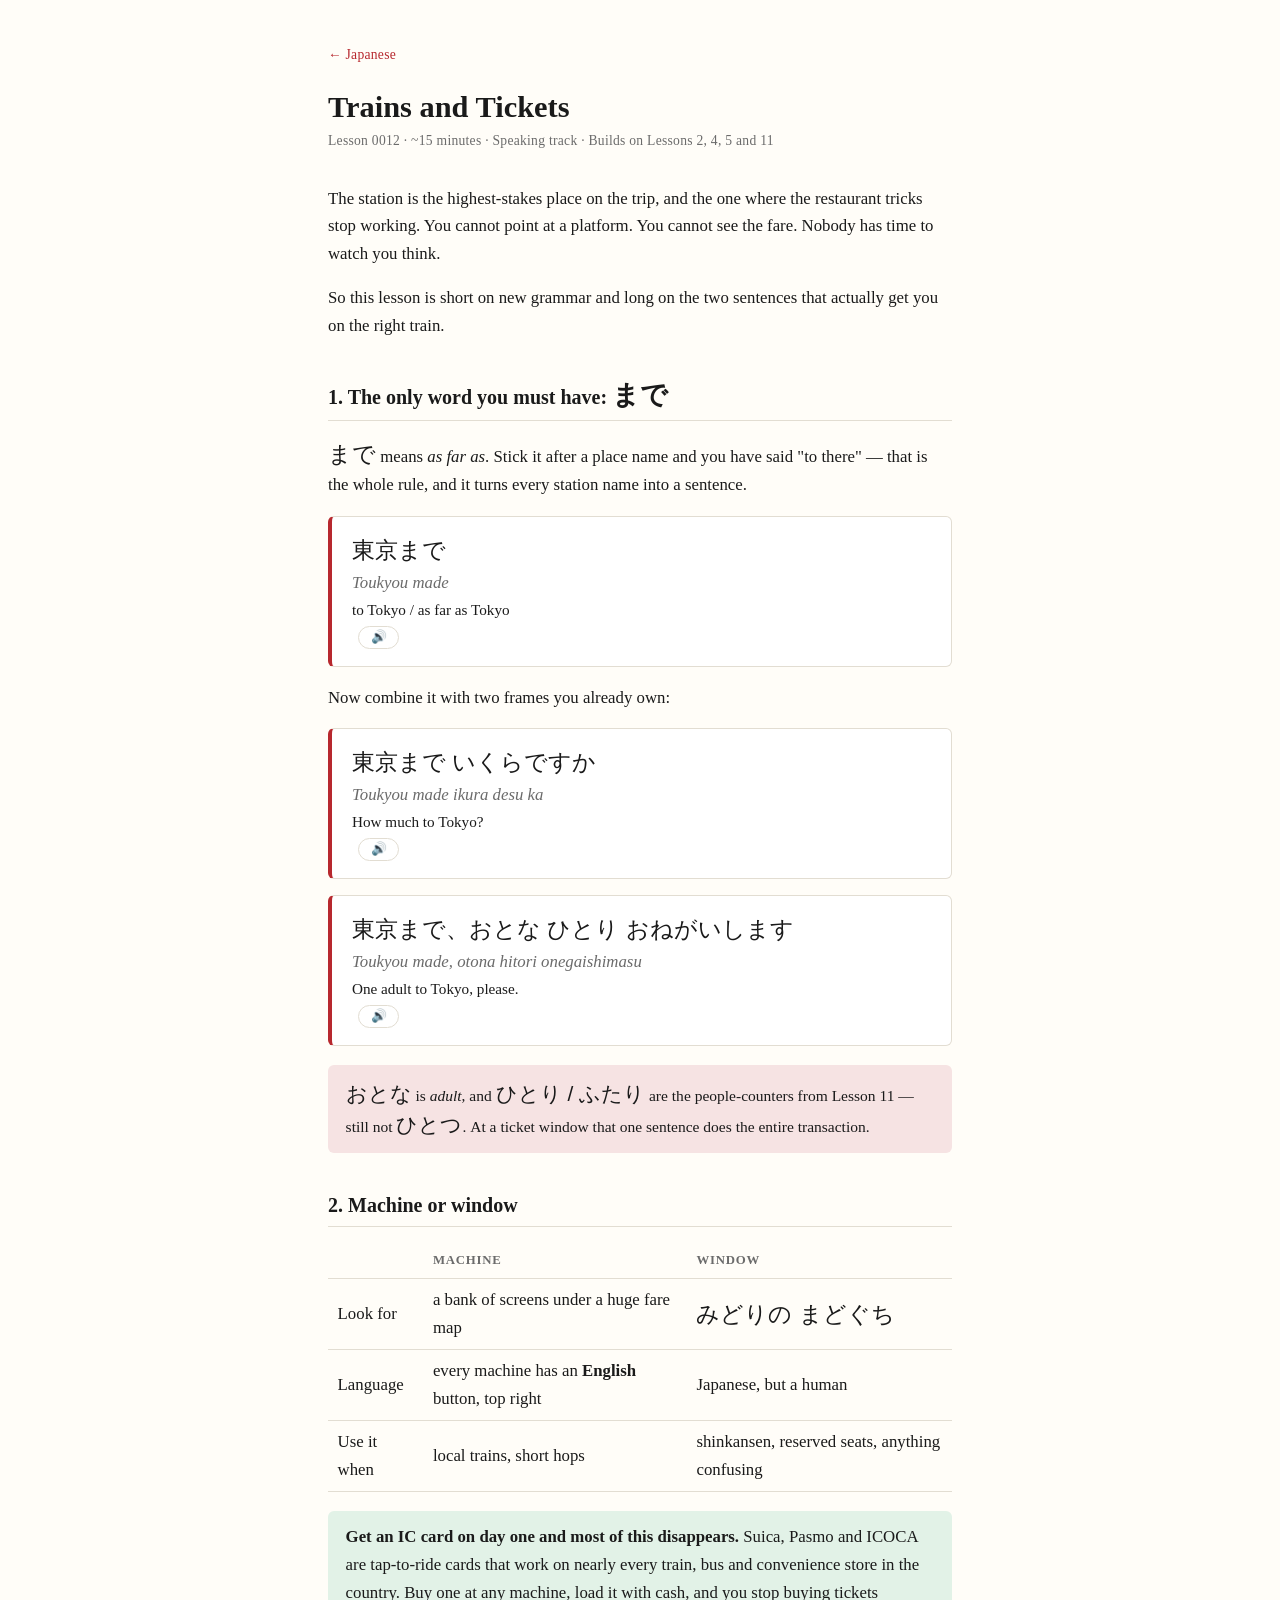
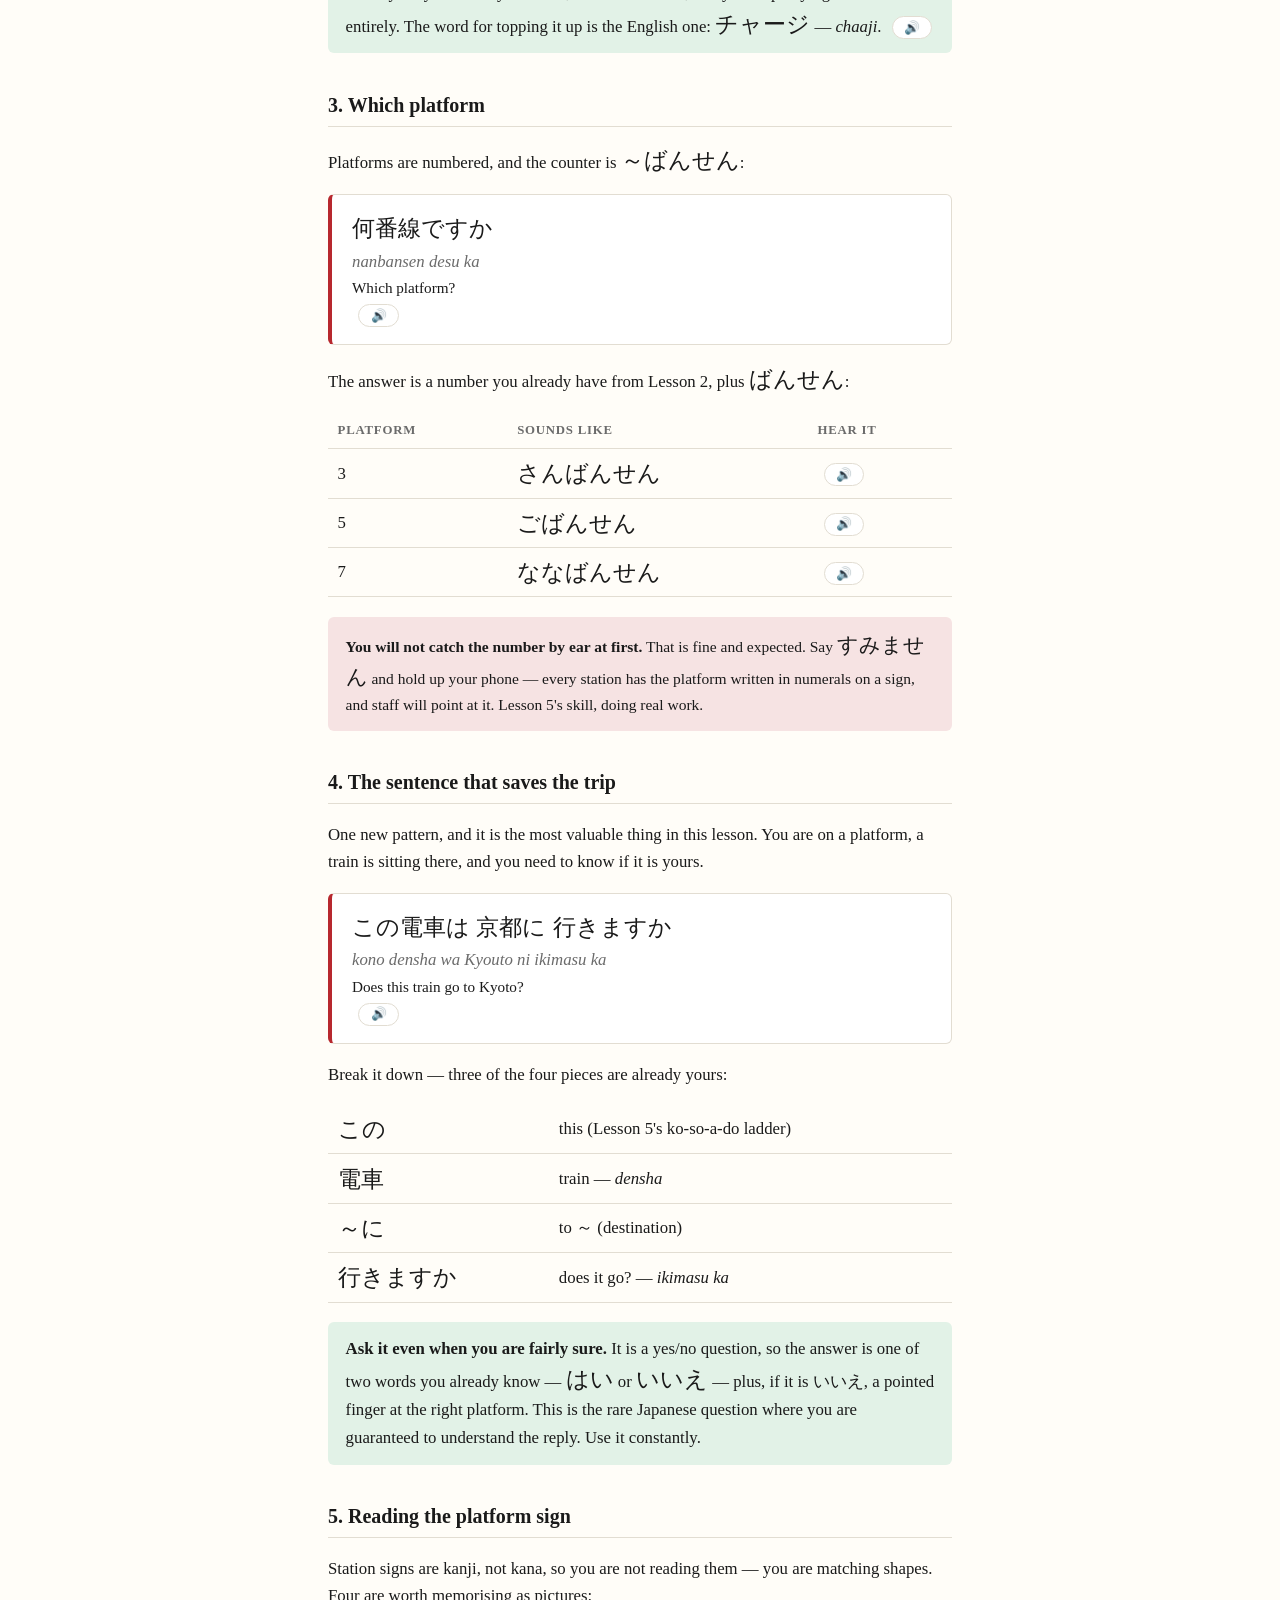
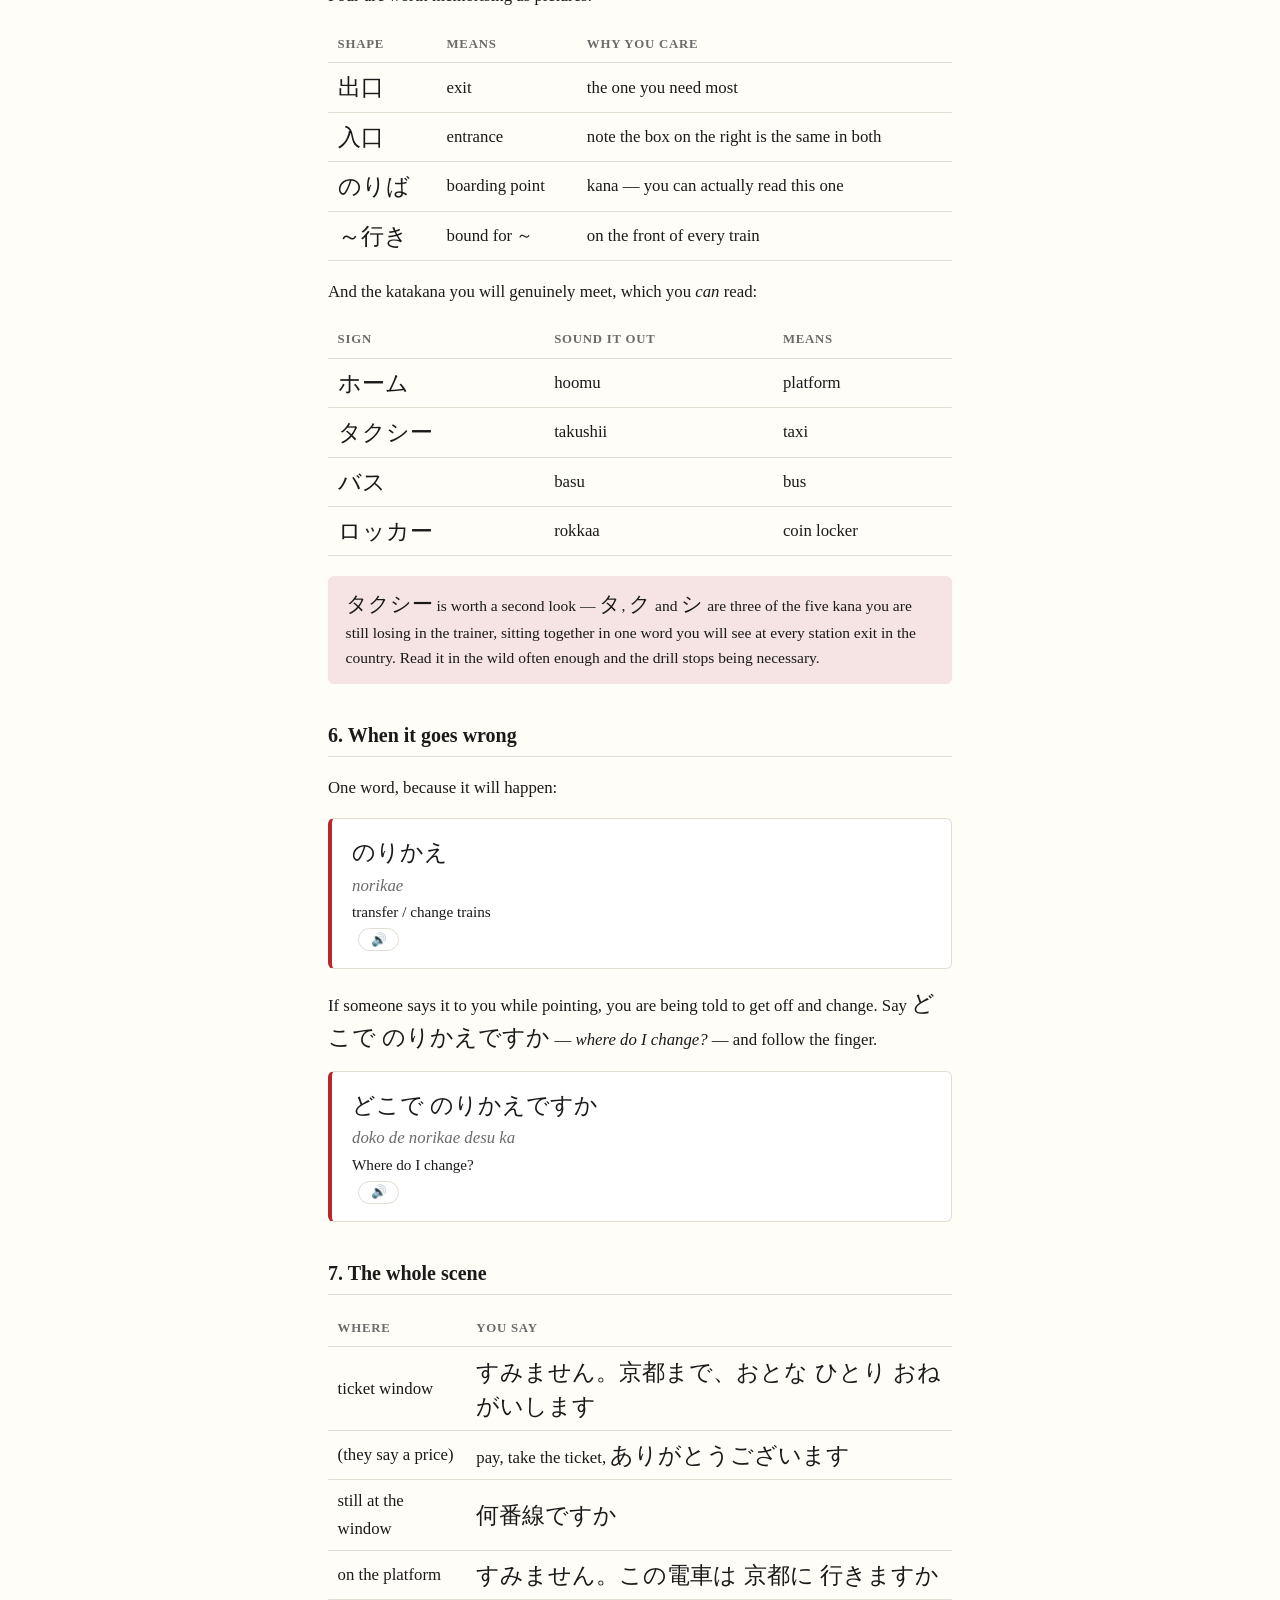
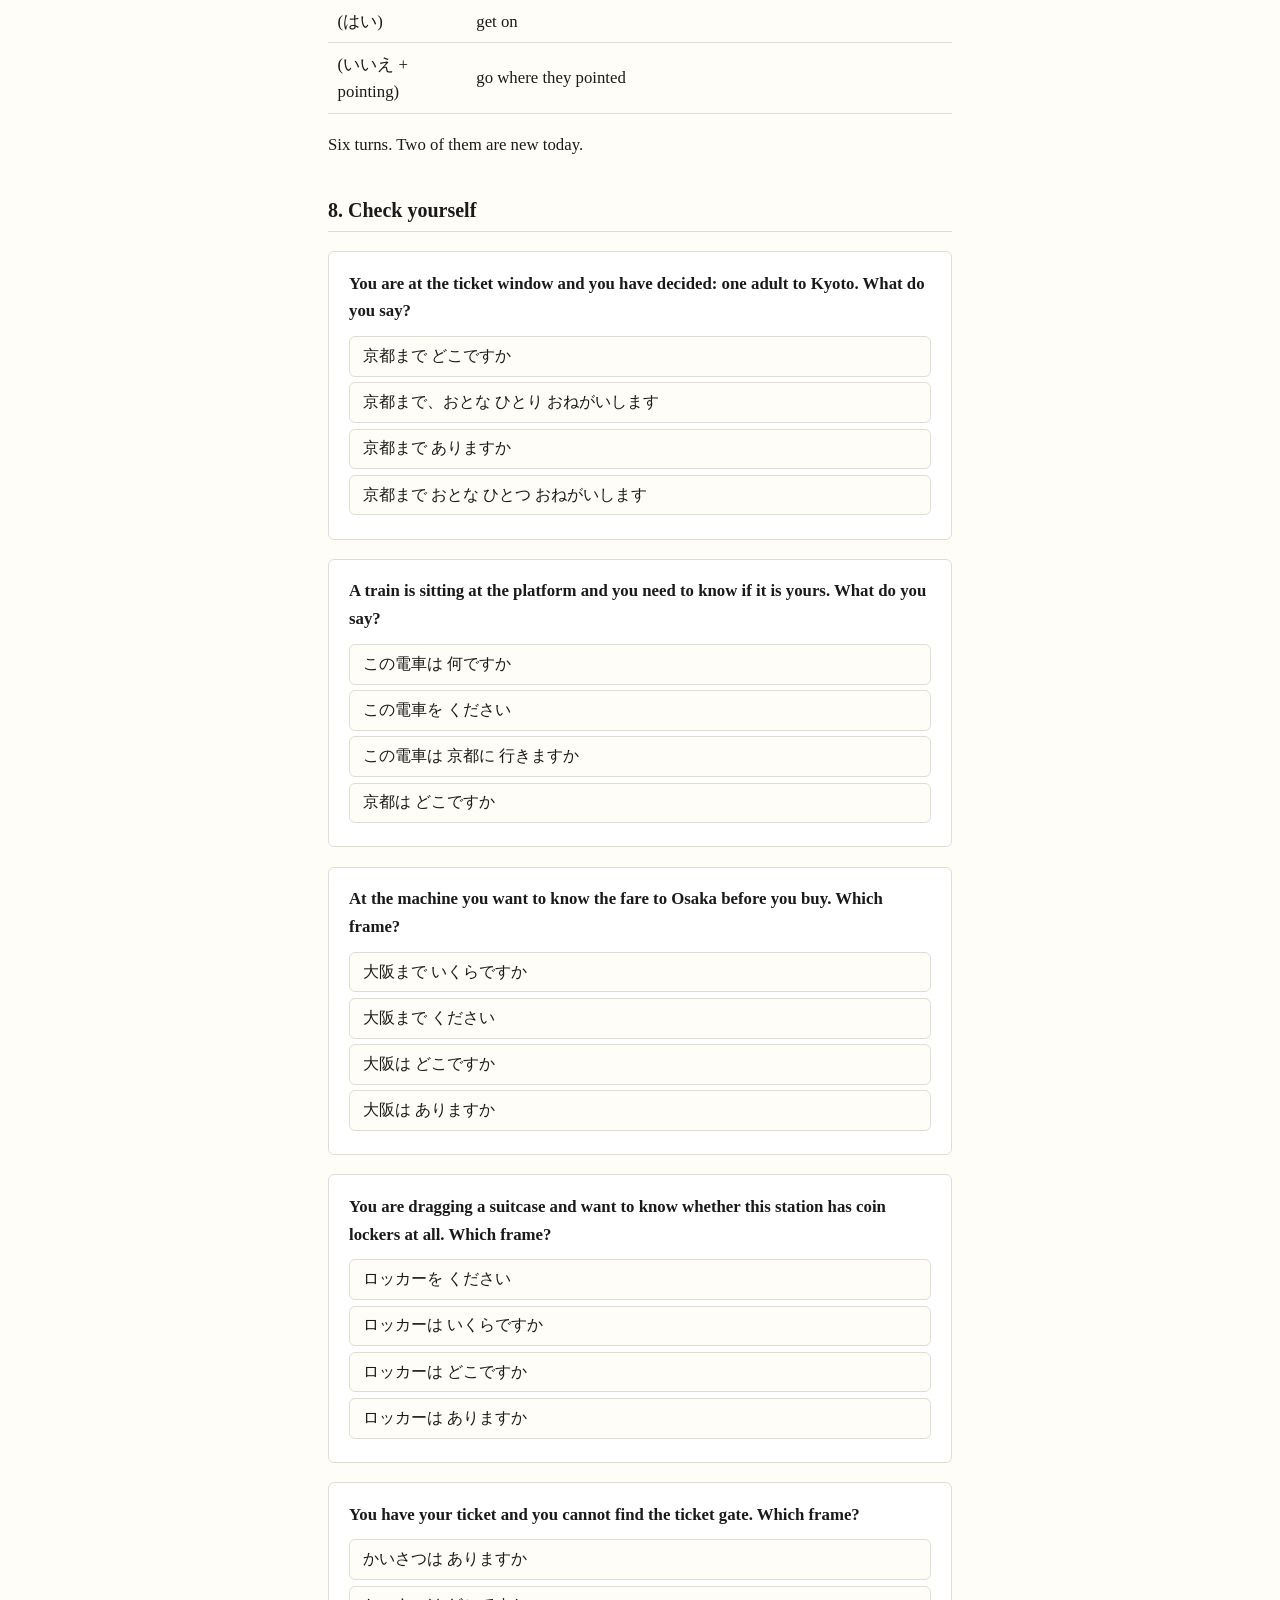
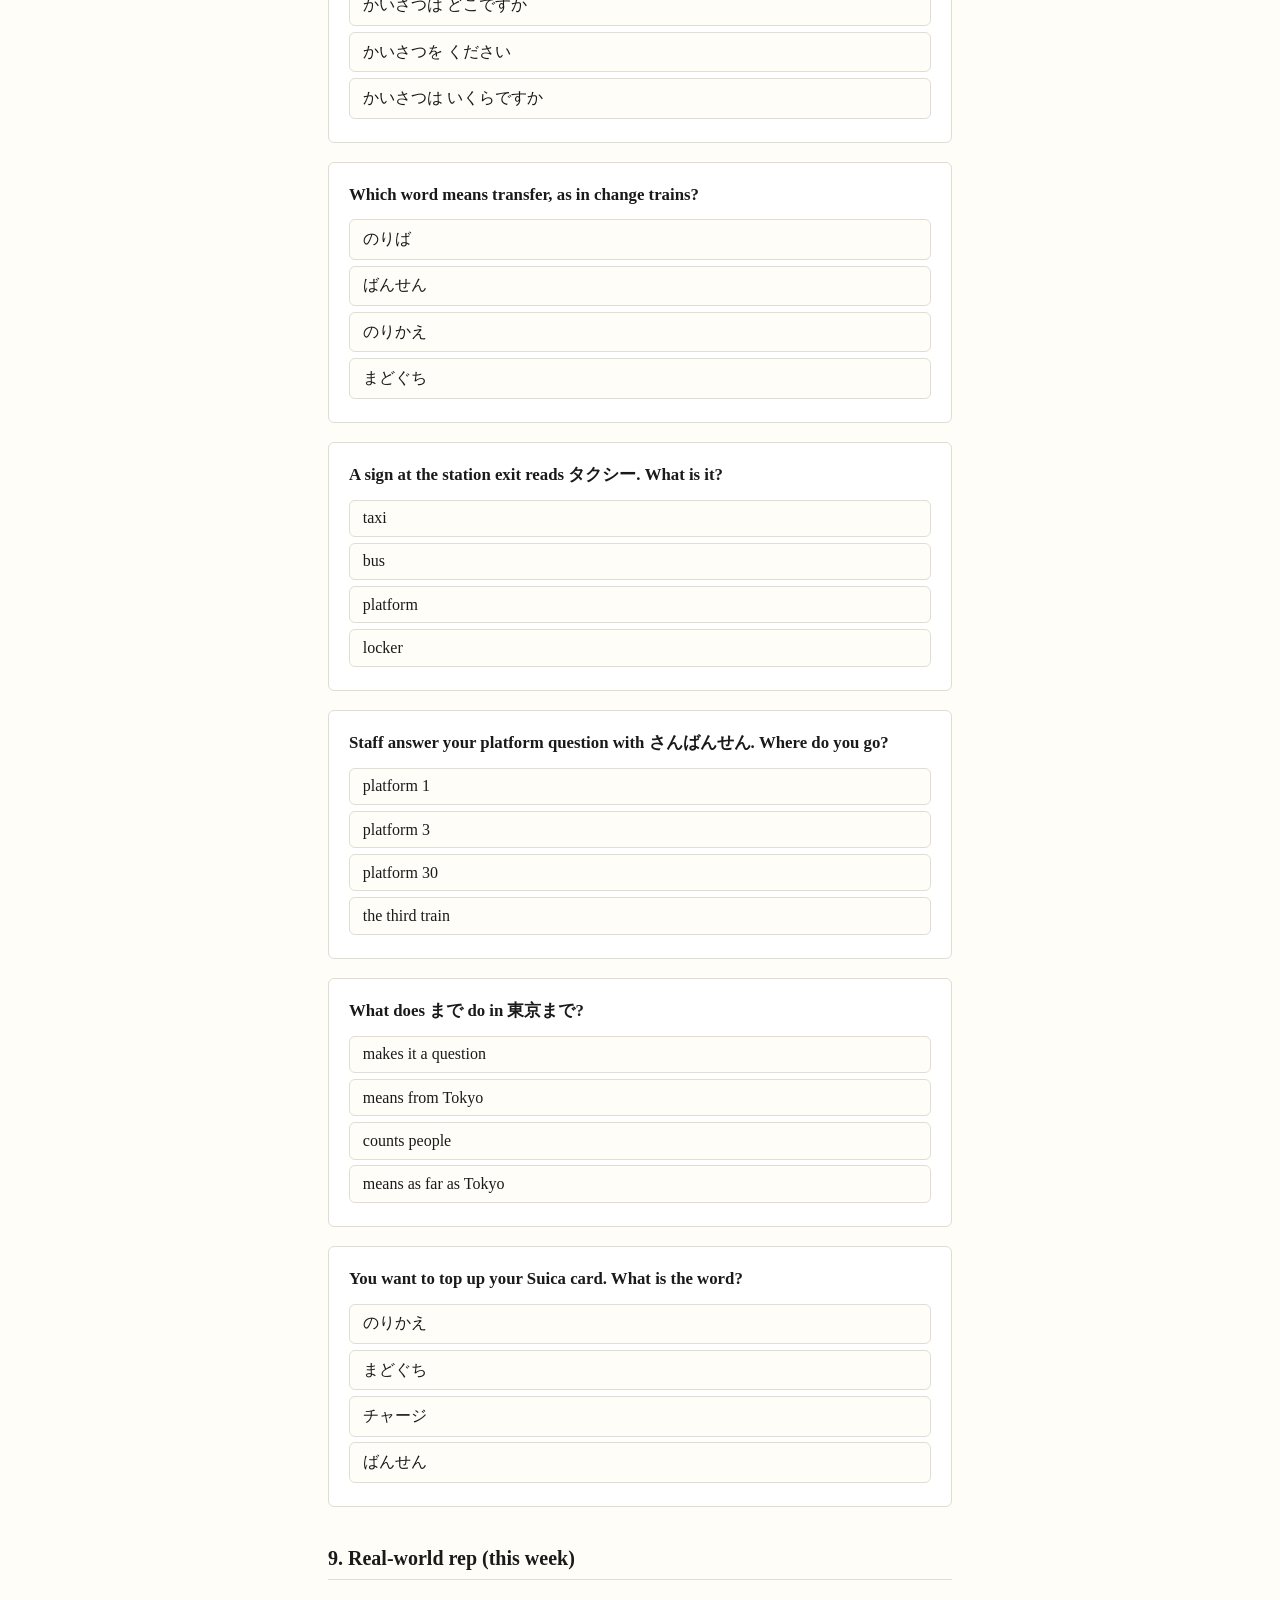
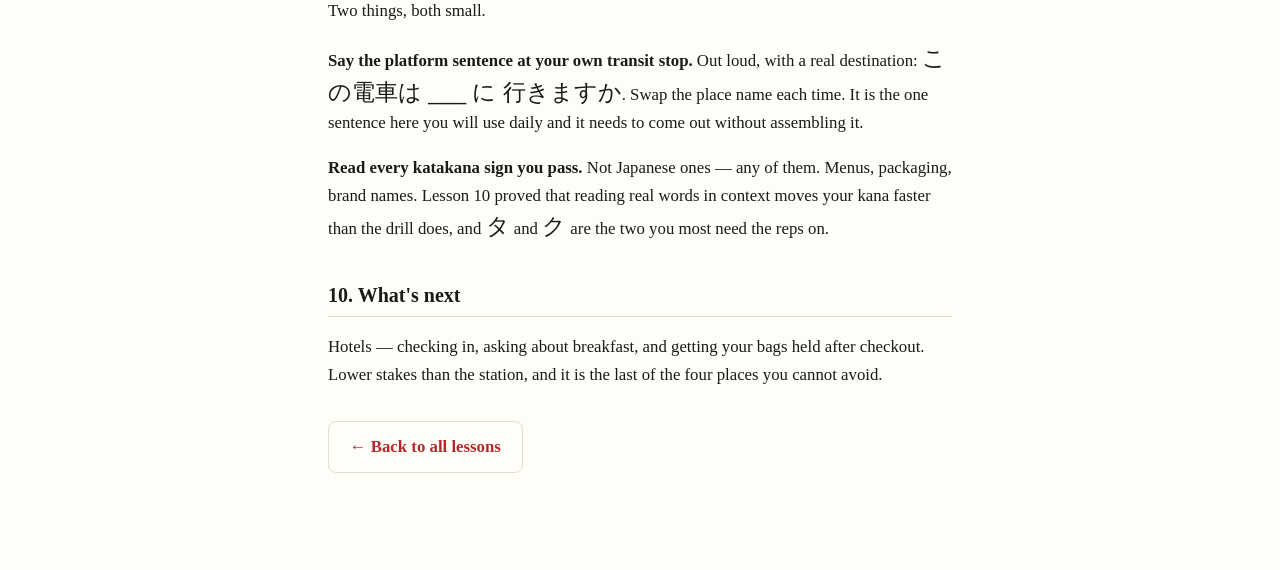
<file: lessons/0012-trains-and-tickets.html>
<!doctype html>
<html lang="en">
<head>
<meta charset="utf-8">
<meta name="viewport" content="width=device-width, initial-scale=1, viewport-fit=cover">
<meta name="robots" content="noindex, nofollow">
<meta name="theme-color" content="#b7282e" media="(prefers-color-scheme: light)">
<meta name="theme-color" content="#191714" media="(prefers-color-scheme: dark)">
<link rel="manifest" href="../manifest.webmanifest">
<link rel="apple-touch-icon" href="../icon-180.png">
<link rel="icon" href="../icon-192.png">
<meta name="apple-mobile-web-app-capable" content="yes">
<meta name="mobile-web-app-capable" content="yes">
<meta name="apple-mobile-web-app-status-bar-style" content="default">
<meta name="apple-mobile-web-app-title" content="Japanese">
<title>Lesson 12 · Trains and Tickets</title>
<link rel="stylesheet" href="../assets/style.css">
<script src="../assets/progress.js"></script>
<script src="../assets/quiz.js"></script>
</head>
<body>
<a class="nav-home" href="../index.html">← Japanese</a>
<h1>Trains and Tickets</h1>
<div class="lesson-meta">Lesson 0012 · ~15 minutes · Speaking track · Builds on Lessons 2, 4, 5 and 11</div>

<p>The station is the highest-stakes place on the trip, and the one where the restaurant tricks stop working. You cannot point at a platform. You cannot see the fare. Nobody has time to watch you think.</p>

<p>So this lesson is short on new grammar and long on the two sentences that actually get you on the right train.</p>

<h2>1. The only word you must have: <span class="jp">まで</span></h2>

<p><span class="jp">まで</span> means <em>as far as</em>. Stick it after a place name and you have said "to there" — that is the whole rule, and it turns every station name into a sentence.</p>

<div class="phrase-card">
<span class="jp">東京まで</span>
<span class="romaji">Toukyou made</span>
<span class="gloss">to Tokyo / as far as Tokyo</span>
<button class="speak-btn" data-say="東京まで">🔊</button>
</div>

<p>Now combine it with two frames you already own:</p>

<div class="phrase-card">
<span class="jp">東京まで いくらですか</span>
<span class="romaji">Toukyou made ikura desu ka</span>
<span class="gloss">How much to Tokyo?</span>
<button class="speak-btn" data-say="東京までいくらですか">🔊</button>
</div>

<div class="phrase-card">
<span class="jp">東京まで、おとな ひとり おねがいします</span>
<span class="romaji">Toukyou made, otona hitori onegaishimasu</span>
<span class="gloss">One adult to Tokyo, please.</span>
<button class="speak-btn" data-say="東京まで、おとなひとりおねがいします">🔊</button>
</div>

<div class="callout"><span class="jp">おとな</span> is <em>adult</em>, and <span class="jp">ひとり / ふたり</span> are the people-counters from Lesson 11 — still not <span class="jp">ひとつ</span>. At a ticket window that one sentence does the entire transaction.</div>

<h2>2. Machine or window</h2>

<table>
  <tr><th></th><th>Machine</th><th>Window</th></tr>
  <tr><td>Look for</td><td>a bank of screens under a huge fare map</td><td class="jp">みどりの まどぐち</td></tr>
  <tr><td>Language</td><td>every machine has an <strong>English</strong> button, top right</td><td>Japanese, but a human</td></tr>
  <tr><td>Use it when</td><td>local trains, short hops</td><td>shinkansen, reserved seats, anything confusing</td></tr>
</table>

<div class="win"><strong>Get an IC card on day one and most of this disappears.</strong> Suica, Pasmo and ICOCA are tap-to-ride cards that work on nearly every train, bus and convenience store in the country. Buy one at any machine, load it with cash, and you stop buying tickets entirely. The word for topping it up is the English one: <span class="jp">チャージ</span> — <em>chaaji</em>. <button class="speak-btn" data-say="チャージ">🔊</button></div>

<h2>3. Which platform</h2>

<p>Platforms are numbered, and the counter is <span class="jp">～ばんせん</span>:</p>

<div class="phrase-card">
<span class="jp">何番線ですか</span>
<span class="romaji">nanbansen desu ka</span>
<span class="gloss">Which platform?</span>
<button class="speak-btn" data-say="何番線ですか">🔊</button>
</div>

<p>The answer is a number you already have from Lesson 2, plus <span class="jp">ばんせん</span>:</p>

<table>
  <tr><th>Platform</th><th>Sounds like</th><th>Hear it</th></tr>
  <tr><td>3</td><td class="jp">さんばんせん</td><td><button class="speak-btn" data-say="さんばんせん">🔊</button></td></tr>
  <tr><td>5</td><td class="jp">ごばんせん</td><td><button class="speak-btn" data-say="ごばんせん">🔊</button></td></tr>
  <tr><td>7</td><td class="jp">ななばんせん</td><td><button class="speak-btn" data-say="ななばんせん">🔊</button></td></tr>
</table>

<div class="callout"><strong>You will not catch the number by ear at first.</strong> That is fine and expected. Say <span class="jp">すみません</span> and hold up your phone — every station has the platform written in numerals on a sign, and staff will point at it. Lesson 5's skill, doing real work.</div>

<h2>4. The sentence that saves the trip</h2>

<p>One new pattern, and it is the most valuable thing in this lesson. You are on a platform, a train is sitting there, and you need to know if it is yours.</p>

<div class="phrase-card">
<span class="jp">この電車は 京都に 行きますか</span>
<span class="romaji">kono densha wa Kyouto ni ikimasu ka</span>
<span class="gloss">Does this train go to Kyoto?</span>
<button class="speak-btn" data-say="この電車は京都に行きますか">🔊</button>
</div>

<p>Break it down — three of the four pieces are already yours:</p>

<table>
  <tr><td class="jp">この</td><td>this (Lesson 5's ko-so-a-do ladder)</td></tr>
  <tr><td class="jp">電車</td><td>train — <em>densha</em></td></tr>
  <tr><td class="jp">～に</td><td>to ～ (destination)</td></tr>
  <tr><td class="jp">行きますか</td><td>does it go? — <em>ikimasu ka</em></td></tr>
</table>

<div class="win"><strong>Ask it even when you are fairly sure.</strong> It is a yes/no question, so the answer is one of two words you already know — <span class="jp">はい</span> or <span class="jp">いいえ</span> — plus, if it is いいえ, a pointed finger at the right platform. This is the rare Japanese question where you are guaranteed to understand the reply. Use it constantly.</div>

<h2>5. Reading the platform sign</h2>

<p>Station signs are kanji, not kana, so you are not reading them — you are matching shapes. Four are worth memorising as pictures:</p>

<table>
  <tr><th>Shape</th><th>Means</th><th>Why you care</th></tr>
  <tr><td class="jp">出口</td><td>exit</td><td>the one you need most</td></tr>
  <tr><td class="jp">入口</td><td>entrance</td><td>note the box on the right is the same in both</td></tr>
  <tr><td class="jp">のりば</td><td>boarding point</td><td>kana — you can actually read this one</td></tr>
  <tr><td class="jp">～行き</td><td>bound for ～</td><td>on the front of every train</td></tr>
</table>

<p>And the katakana you will genuinely meet, which you <em>can</em> read:</p>

<table>
  <tr><th>Sign</th><th>Sound it out</th><th>Means</th></tr>
  <tr><td class="jp">ホーム</td><td>hoomu</td><td>platform</td></tr>
  <tr><td class="jp">タクシー</td><td>takushii</td><td>taxi</td></tr>
  <tr><td class="jp">バス</td><td>basu</td><td>bus</td></tr>
  <tr><td class="jp">ロッカー</td><td>rokkaa</td><td>coin locker</td></tr>
</table>

<div class="callout"><span class="jp">タクシー</span> is worth a second look — <span class="jp">タ</span>, <span class="jp">ク</span> and <span class="jp">シ</span> are three of the five kana you are still losing in the trainer, sitting together in one word you will see at every station exit in the country. Read it in the wild often enough and the drill stops being necessary.</div>

<h2>6. When it goes wrong</h2>

<p>One word, because it will happen:</p>

<div class="phrase-card">
<span class="jp">のりかえ</span>
<span class="romaji">norikae</span>
<span class="gloss">transfer / change trains</span>
<button class="speak-btn" data-say="のりかえ">🔊</button>
</div>

<p>If someone says it to you while pointing, you are being told to get off and change. Say <span class="jp">どこで のりかえですか</span> — <em>where do I change?</em> — and follow the finger.</p>

<div class="phrase-card">
<span class="jp">どこで のりかえですか</span>
<span class="romaji">doko de norikae desu ka</span>
<span class="gloss">Where do I change?</span>
<button class="speak-btn" data-say="どこでのりかえですか">🔊</button>
</div>

<h2>7. The whole scene</h2>

<table>
  <tr><th>Where</th><th>You say</th></tr>
  <tr><td>ticket window</td><td class="jp">すみません。京都まで、おとな ひとり おねがいします</td></tr>
  <tr><td>(they say a price)</td><td>pay, take the ticket, <span class="jp">ありがとうございます</span></td></tr>
  <tr><td>still at the window</td><td class="jp">何番線ですか</td></tr>
  <tr><td>on the platform</td><td class="jp">すみません。この電車は 京都に 行きますか</td></tr>
  <tr><td>(はい)</td><td>get on</td></tr>
  <tr><td>(いいえ + pointing)</td><td>go where they pointed</td></tr>
</table>

<p>Six turns. Two of them are new today.</p>

<h2>8. Check yourself</h2>

<div class="quiz" data-q="You are at the ticket window and you have decided: one adult to Kyoto. What do you say?"
     data-answer="1"
     data-opts='["京都まで どこですか","京都まで、おとな ひとり おねがいします","京都まで ありますか","京都まで おとな ひとつ おねがいします"]'
     data-fb='["That asks where Kyoto is.","Right. Destination, まで, who is travelling, おねがいします.","That asks whether Kyoto exists.","ひとつ counts things. People take ひとり."]'></div>

<div class="quiz" data-q="A train is sitting at the platform and you need to know if it is yours. What do you say?"
     data-answer="2"
     data-opts='["この電車は 何ですか","この電車を ください","この電車は 京都に 行きますか","京都は どこですか"]'
     data-fb='["That asks what the train is.","You cannot order a train.","Right. And the answer will be はい or いいえ, both of which you know.","That asks where Kyoto is, which the train cannot answer usefully."]'></div>

<div class="quiz" data-q="At the machine you want to know the fare to Osaka before you buy. Which frame?"
     data-answer="0"
     data-opts='["大阪まで いくらですか","大阪まで ください","大阪は どこですか","大阪は ありますか"]'
     data-fb='["Right. The gap is the price.","That buys it without knowing the cost.","You know where it is. You do not know the fare.","You know it exists."]'></div>

<div class="quiz" data-q="You are dragging a suitcase and want to know whether this station has coin lockers at all. Which frame?"
     data-answer="3"
     data-opts='["ロッカーを ください","ロッカーは いくらですか","ロッカーは どこですか","ロッカーは ありますか"]'
     data-fb='["That orders a locker.","The price is not what you are missing.","That assumes there are some — which is exactly the thing you do not know.","Right. Whether it exists at all is ありますか."]'></div>

<div class="quiz" data-q="You have your ticket and you cannot find the ticket gate. Which frame?"
     data-answer="1"
     data-opts='["かいさつは ありますか","かいさつは どこですか","かいさつを ください","かいさつは いくらですか"]'
     data-fb='["Every station has one, so asking if it exists is odd.","Right. You know it exists; you do not know where.","No.","No."]'></div>

<div class="quiz" data-q="Which word means transfer, as in change trains?"
     data-answer="2"
     data-opts='["のりば","ばんせん","のりかえ","まどぐち"]'
     data-fb='["のりば is the boarding point.","ばんせん is the platform counter.","Right. のりかえ. If you hear it aimed at you, get off and follow the pointing.","まどぐち is the ticket window."]'></div>

<div class="quiz" data-q="A sign at the station exit reads タクシー. What is it?"
     data-answer="0"
     data-opts='["taxi","bus","platform","locker"]'
     data-fb='["Right — ta-ku-shii. Three of your shakiest kana in one very common word.","バス is bus.","ホーム is platform.","ロッカー is locker."]'></div>

<div class="quiz" data-q="Staff answer your platform question with さんばんせん. Where do you go?"
     data-answer="1"
     data-opts='["platform 1","platform 3","platform 30","the third train"]'
     data-fb='["いちばんせん would be platform 1.","Right. さん is 3 from Lesson 2, plus ばんせん.","さんじゅう would be 30.","ばんせん counts platforms, not trains."]'></div>

<div class="quiz" data-q="What does まで do in 東京まで?"
     data-answer="3"
     data-opts='["makes it a question","means from Tokyo","counts people","means as far as Tokyo"]'
     data-fb='["か makes a question.","It is the destination, not the origin.","That is ひとり and ふたり.","Right. Place plus まで is a destination, and it is the whole rule."]'></div>

<div class="quiz" data-q="You want to top up your Suica card. What is the word?"
     data-answer="2"
     data-opts='["のりかえ","まどぐち","チャージ","ばんせん"]'
     data-fb='["That is transfer.","That is the ticket window.","Right. チャージ — English, in katakana, and readable on the machine screen.","That is the platform counter."]'></div>

<h2>9. Real-world rep (this week)</h2>

<p>Two things, both small.</p>

<p><strong>Say the platform sentence at your own transit stop.</strong> Out loud, with a real destination: <span class="jp">この電車は ___ に 行きますか</span>. Swap the place name each time. It is the one sentence here you will use daily and it needs to come out without assembling it.</p>

<p><strong>Read every katakana sign you pass.</strong> Not Japanese ones — any of them. Menus, packaging, brand names. Lesson 10 proved that reading real words in context moves your kana faster than the drill does, and <span class="jp">タ</span> and <span class="jp">ク</span> are the two you most need the reps on.</p>

<h2>10. What's next</h2>

<p>Hotels — checking in, asking about breakfast, and getting your bags held after checkout. Lower stakes than the station, and it is the last of the four places you cannot avoid.</p>
<p class="nav-home-bottom"><a href="../index.html">← Back to all lessons</a></p>
<script src="../assets/app.js"></script>
</body>
</html>
</file>
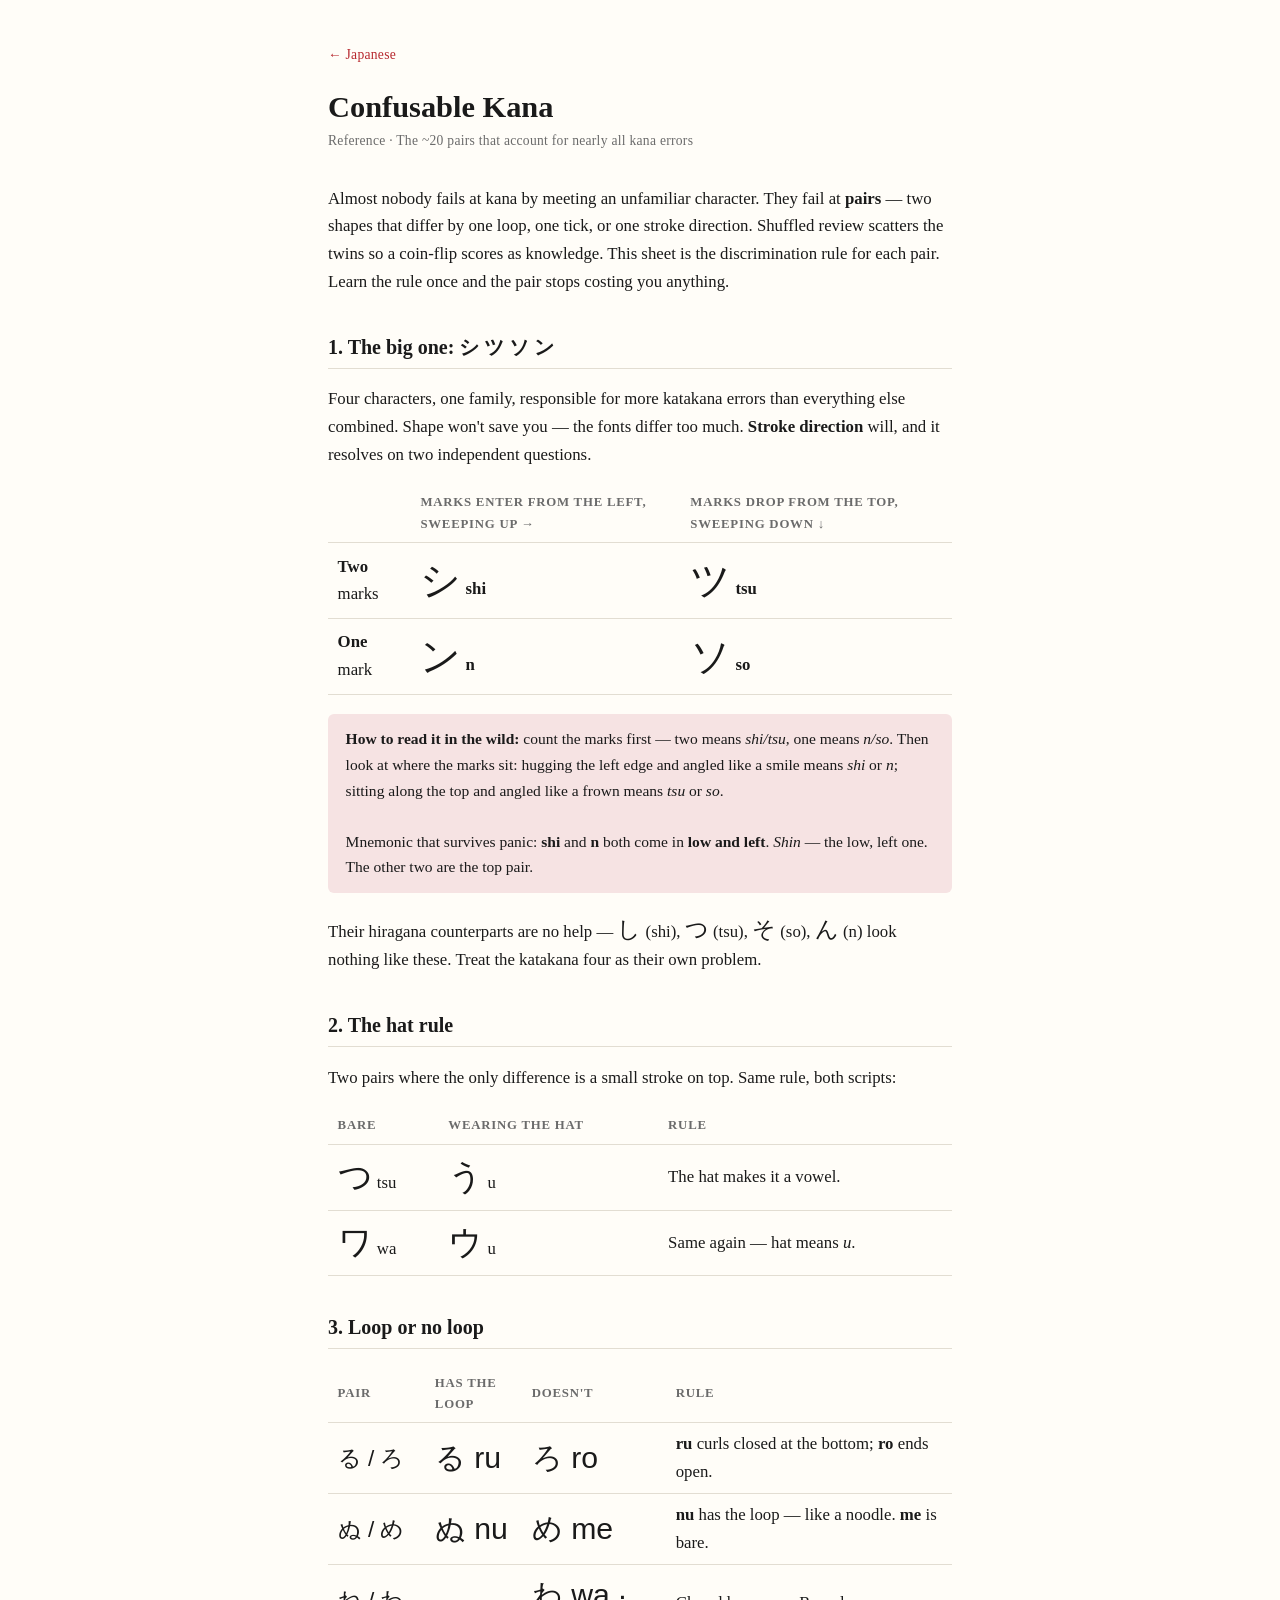
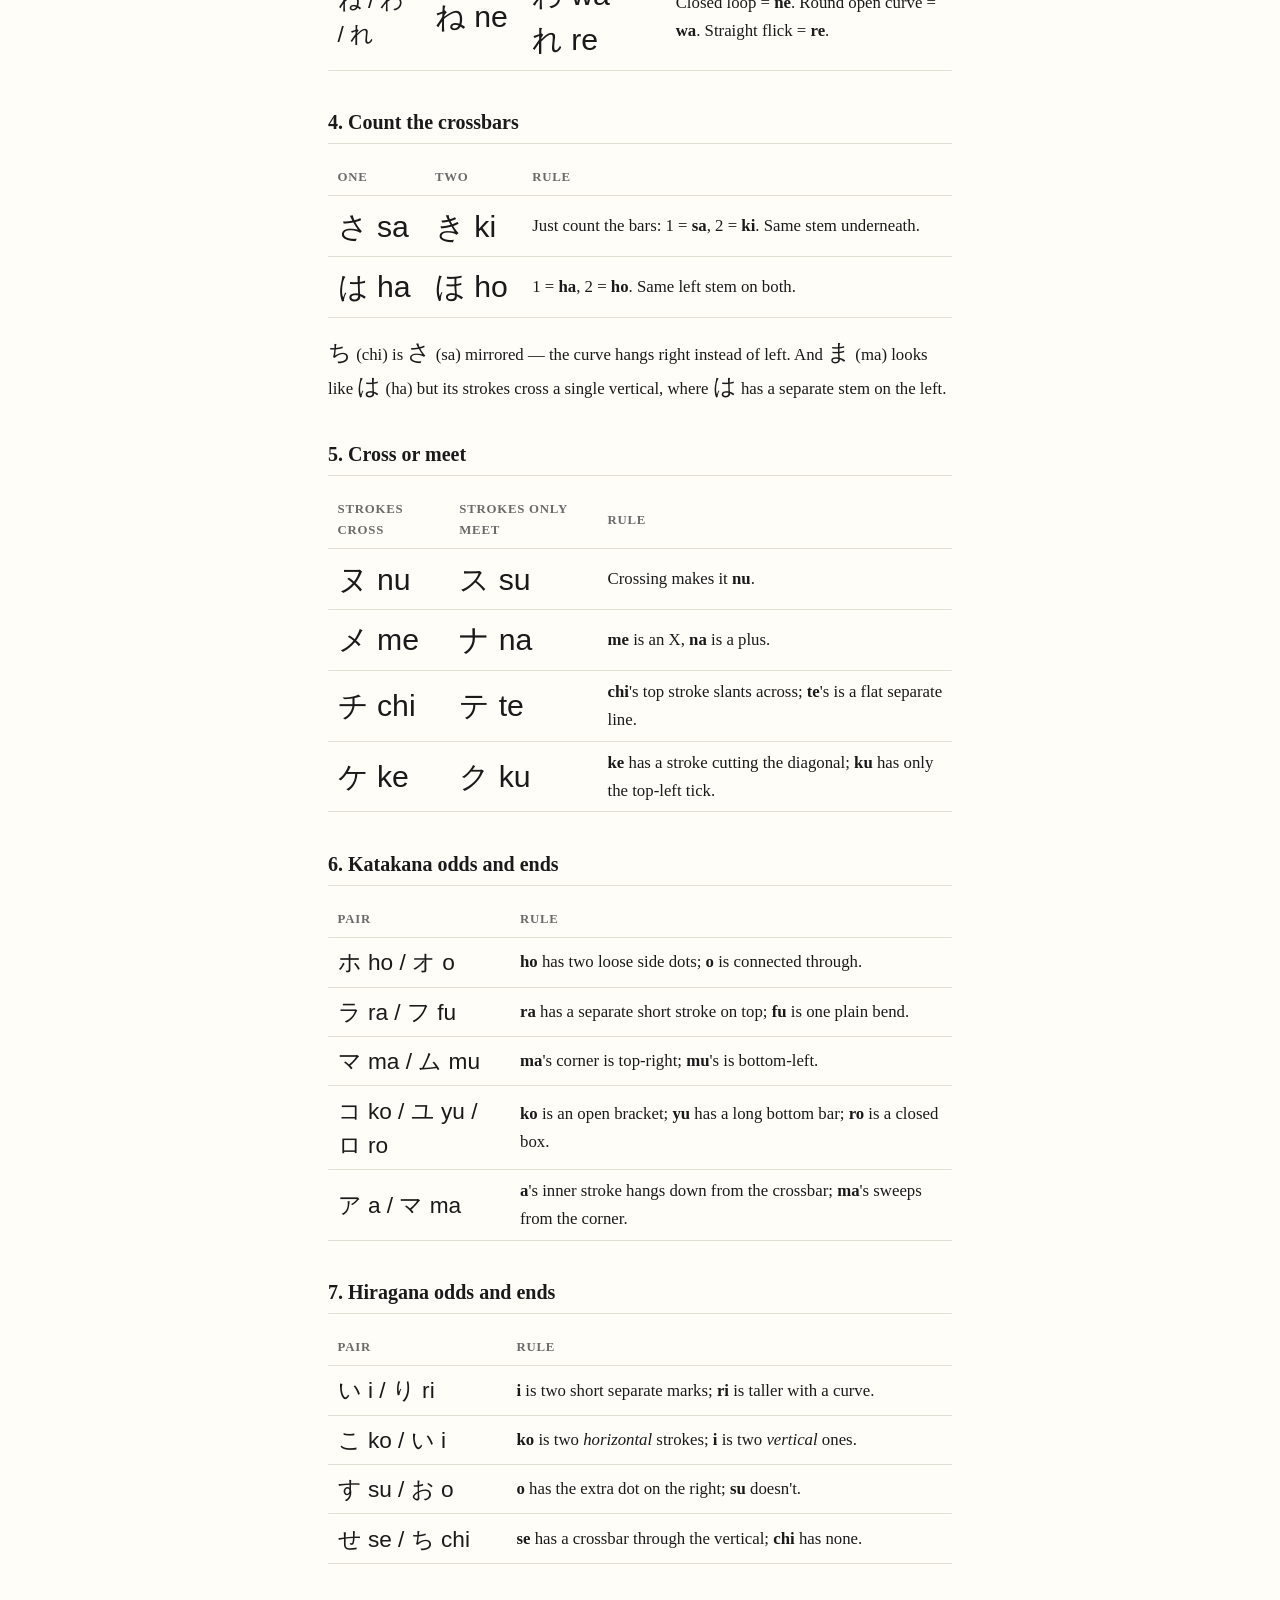
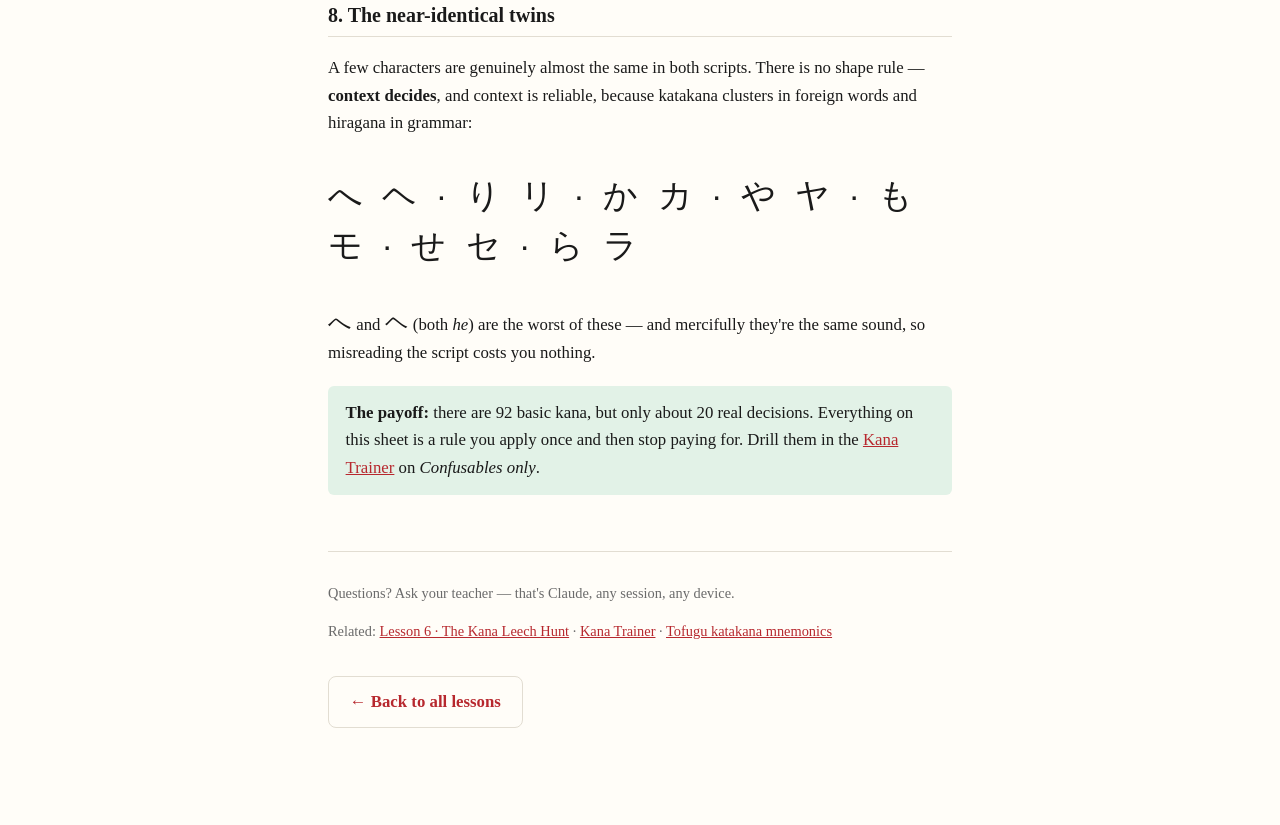
<file: reference/kana-confusables.html>
<!doctype html>
<html lang="en">
<head>
<meta charset="utf-8">
<meta name="viewport" content="width=device-width, initial-scale=1, viewport-fit=cover">
<meta name="robots" content="noindex, nofollow">
<meta name="theme-color" content="#b7282e" media="(prefers-color-scheme: light)">
<meta name="theme-color" content="#191714" media="(prefers-color-scheme: dark)">
<link rel="manifest" href="../manifest.webmanifest">
<link rel="apple-touch-icon" href="../icon-180.png">
<link rel="icon" href="../icon-192.png">
<meta name="apple-mobile-web-app-capable" content="yes">
<meta name="mobile-web-app-capable" content="yes">
<meta name="apple-mobile-web-app-status-bar-style" content="default">
<meta name="apple-mobile-web-app-title" content="Japanese">
<title>Reference · Confusable Kana</title>
<link rel="stylesheet" href="../assets/style.css">
</head>
<body>
<a class="nav-home" href="../index.html">← Japanese</a>
<h1>Confusable Kana</h1>
<div class="lesson-meta">Reference · The ~20 pairs that account for nearly all kana errors</div>

<p>Almost nobody fails at kana by meeting an unfamiliar character. They fail at <strong>pairs</strong> — two shapes that differ by one loop, one tick, or one stroke direction. Shuffled review scatters the twins so a coin-flip scores as knowledge. This sheet is the discrimination rule for each pair. Learn the rule once and the pair stops costing you anything.</p>

<h2>1. The big one: シ ツ ソ ン</h2>

<p>Four characters, one family, responsible for more katakana errors than everything else combined. Shape won't save you — the fonts differ too much. <strong>Stroke direction</strong> will, and it resolves on two independent questions.</p>

<table>
  <tr><th></th><th>Marks enter from the <strong>left</strong>, sweeping up →</th><th>Marks drop from the <strong>top</strong>, sweeping down ↓</th></tr>
  <tr>
    <td><strong>Two</strong> marks</td>
    <td><span class="jp" style="font-size:2.4em">シ</span> <strong>shi</strong></td>
    <td><span class="jp" style="font-size:2.4em">ツ</span> <strong>tsu</strong></td>
  </tr>
  <tr>
    <td><strong>One</strong> mark</td>
    <td><span class="jp" style="font-size:2.4em">ン</span> <strong>n</strong></td>
    <td><span class="jp" style="font-size:2.4em">ソ</span> <strong>so</strong></td>
  </tr>
</table>

<div class="callout"><strong>How to read it in the wild:</strong> count the marks first — two means <em>shi/tsu</em>, one means <em>n/so</em>. Then look at where the marks sit: hugging the left edge and angled like a smile means <em>shi</em> or <em>n</em>; sitting along the top and angled like a frown means <em>tsu</em> or <em>so</em>.<br><br>
Mnemonic that survives panic: <strong>shi</strong> and <strong>n</strong> both come in <strong>low and left</strong>. <em>Shin</em> — the low, left one. The other two are the top pair.</div>

<p>Their hiragana counterparts are no help — <span class="jp">し</span> (shi), <span class="jp">つ</span> (tsu), <span class="jp">そ</span> (so), <span class="jp">ん</span> (n) look nothing like these. Treat the katakana four as their own problem.</p>

<h2>2. The hat rule</h2>

<p>Two pairs where the only difference is a small stroke on top. Same rule, both scripts:</p>

<table>
  <tr><th>Bare</th><th>Wearing the hat</th><th>Rule</th></tr>
  <tr><td><span class="jp" style="font-size:2em">つ</span> tsu</td><td><span class="jp" style="font-size:2em">う</span> u</td><td>The hat makes it a vowel.</td></tr>
  <tr><td><span class="jp" style="font-size:2em">ワ</span> wa</td><td><span class="jp" style="font-size:2em">ウ</span> u</td><td>Same again — hat means <em>u</em>.</td></tr>
</table>

<h2>3. Loop or no loop</h2>

<table>
  <tr><th>Pair</th><th>Has the loop</th><th>Doesn't</th><th>Rule</th></tr>
  <tr><td class="jp">る / ろ</td><td class="jp" style="font-size:1.8em">る ru</td><td class="jp" style="font-size:1.8em">ろ ro</td><td><strong>ru</strong> curls closed at the bottom; <strong>ro</strong> ends open.</td></tr>
  <tr><td class="jp">ぬ / め</td><td class="jp" style="font-size:1.8em">ぬ nu</td><td class="jp" style="font-size:1.8em">め me</td><td><strong>nu</strong> has the loop — like a noodle. <strong>me</strong> is bare.</td></tr>
  <tr><td class="jp">ね / わ / れ</td><td class="jp" style="font-size:1.8em">ね ne</td><td class="jp" style="font-size:1.8em">わ wa · れ re</td><td>Closed loop = <strong>ne</strong>. Round open curve = <strong>wa</strong>. Straight flick = <strong>re</strong>.</td></tr>
</table>

<h2>4. Count the crossbars</h2>

<table>
  <tr><th>One</th><th>Two</th><th>Rule</th></tr>
  <tr><td class="jp" style="font-size:1.8em">さ sa</td><td class="jp" style="font-size:1.8em">き ki</td><td>Just count the bars: 1 = <strong>sa</strong>, 2 = <strong>ki</strong>. Same stem underneath.</td></tr>
  <tr><td class="jp" style="font-size:1.8em">は ha</td><td class="jp" style="font-size:1.8em">ほ ho</td><td>1 = <strong>ha</strong>, 2 = <strong>ho</strong>. Same left stem on both.</td></tr>
</table>

<p><span class="jp">ち</span> (chi) is <span class="jp">さ</span> (sa) mirrored — the curve hangs right instead of left. And <span class="jp">ま</span> (ma) looks like <span class="jp">は</span> (ha) but its strokes cross a single vertical, where <span class="jp">は</span> has a separate stem on the left.</p>

<h2>5. Cross or meet</h2>

<table>
  <tr><th>Strokes cross</th><th>Strokes only meet</th><th>Rule</th></tr>
  <tr><td class="jp" style="font-size:1.8em">ヌ nu</td><td class="jp" style="font-size:1.8em">ス su</td><td>Crossing makes it <strong>nu</strong>.</td></tr>
  <tr><td class="jp" style="font-size:1.8em">メ me</td><td class="jp" style="font-size:1.8em">ナ na</td><td><strong>me</strong> is an X, <strong>na</strong> is a plus.</td></tr>
  <tr><td class="jp" style="font-size:1.8em">チ chi</td><td class="jp" style="font-size:1.8em">テ te</td><td><strong>chi</strong>'s top stroke slants across; <strong>te</strong>'s is a flat separate line.</td></tr>
  <tr><td class="jp" style="font-size:1.8em">ケ ke</td><td class="jp" style="font-size:1.8em">ク ku</td><td><strong>ke</strong> has a stroke cutting the diagonal; <strong>ku</strong> has only the top-left tick.</td></tr>
</table>

<h2>6. Katakana odds and ends</h2>

<table>
  <tr><th>Pair</th><th>Rule</th></tr>
  <tr><td class="jp">ホ ho / オ o</td><td><strong>ho</strong> has two loose side dots; <strong>o</strong> is connected through.</td></tr>
  <tr><td class="jp">ラ ra / フ fu</td><td><strong>ra</strong> has a separate short stroke on top; <strong>fu</strong> is one plain bend.</td></tr>
  <tr><td class="jp">マ ma / ム mu</td><td><strong>ma</strong>'s corner is top-right; <strong>mu</strong>'s is bottom-left.</td></tr>
  <tr><td class="jp">コ ko / ユ yu / ロ ro</td><td><strong>ko</strong> is an open bracket; <strong>yu</strong> has a long bottom bar; <strong>ro</strong> is a closed box.</td></tr>
  <tr><td class="jp">ア a / マ ma</td><td><strong>a</strong>'s inner stroke hangs down from the crossbar; <strong>ma</strong>'s sweeps from the corner.</td></tr>
</table>

<h2>7. Hiragana odds and ends</h2>

<table>
  <tr><th>Pair</th><th>Rule</th></tr>
  <tr><td class="jp">い i / り ri</td><td><strong>i</strong> is two short separate marks; <strong>ri</strong> is taller with a curve.</td></tr>
  <tr><td class="jp">こ ko / い i</td><td><strong>ko</strong> is two <em>horizontal</em> strokes; <strong>i</strong> is two <em>vertical</em> ones.</td></tr>
  <tr><td class="jp">す su / お o</td><td><strong>o</strong> has the extra dot on the right; <strong>su</strong> doesn't.</td></tr>
  <tr><td class="jp">せ se / ち chi</td><td><strong>se</strong> has a crossbar through the vertical; <strong>chi</strong> has none.</td></tr>
</table>

<h2>8. The near-identical twins</h2>

<p>A few characters are genuinely almost the same in both scripts. There is no shape rule — <strong>context decides</strong>, and context is reliable, because katakana clusters in foreign words and hiragana in grammar:</p>

<p class="jp" style="font-size:2em; letter-spacing:.15em">へ ヘ · り リ · か カ · や ヤ · も モ · せ セ · ら ラ</p>

<p><span class="jp">へ</span> and <span class="jp">ヘ</span> (both <em>he</em>) are the worst of these — and mercifully they're the same sound, so misreading the script costs you nothing.</p>

<div class="win"><strong>The payoff:</strong> there are 92 basic kana, but only about 20 real decisions. Everything on this sheet is a rule you apply once and then stop paying for. Drill them in the <a href="../reference/kana-trainer.html">Kana Trainer</a> on <em>Confusables only</em>.</div>

<footer>
  <p>Questions? Ask your teacher — that's Claude, any session, any device.</p>
  <p>Related: <a href="../lessons/0006-kana-diagnostic.html">Lesson 6 · The Kana Leech Hunt</a> · <a href="../reference/kana-trainer.html">Kana Trainer</a> · <a href="https://www.tofugu.com/japanese/learn-katakana/">Tofugu katakana mnemonics</a></p>
</footer>
<p class="nav-home-bottom"><a href="../index.html">← Back to all lessons</a></p>
<script src="../assets/app.js"></script>
</body>
</html>
</file>
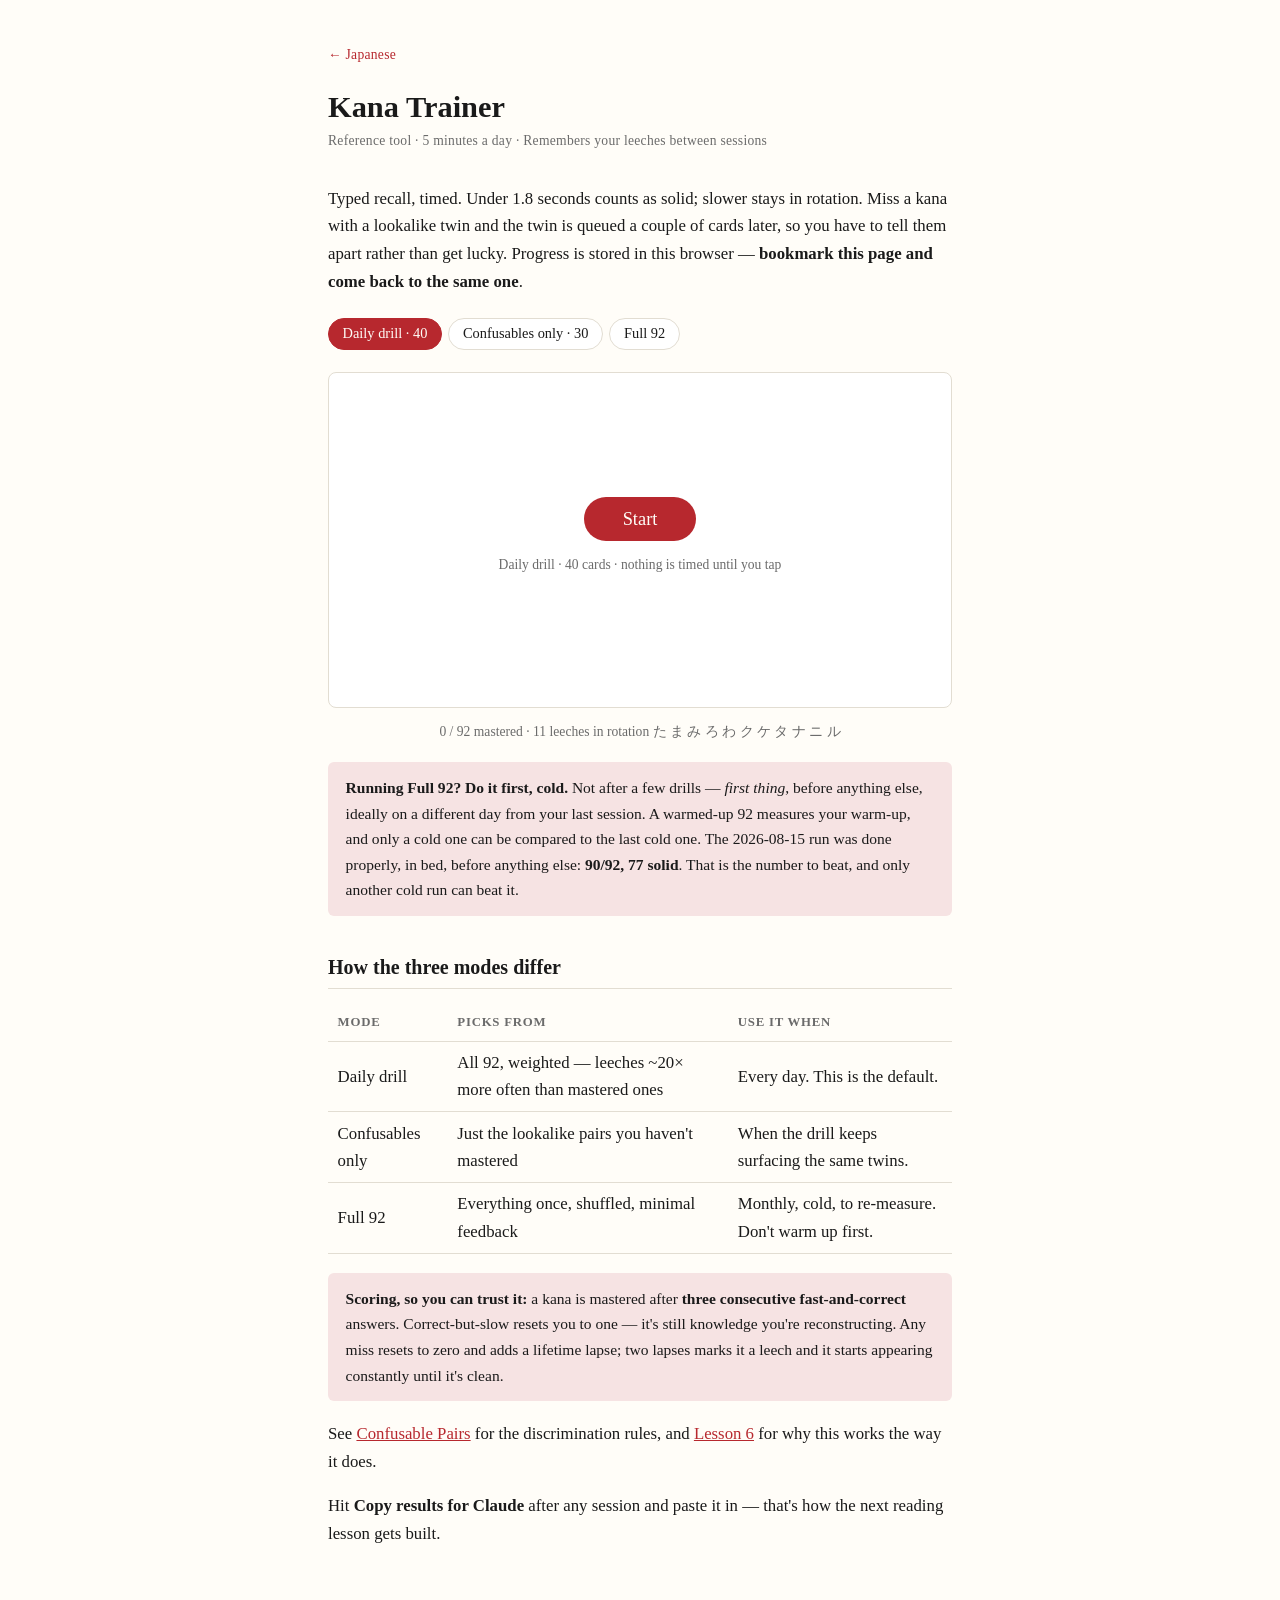
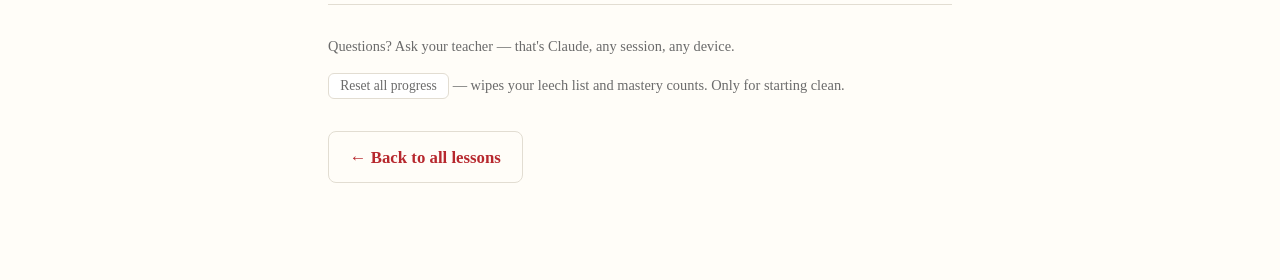
<file: reference/kana-trainer.html>
<!doctype html>
<html lang="en">
<head>
<meta charset="utf-8">
<meta name="viewport" content="width=device-width, initial-scale=1, viewport-fit=cover">
<meta name="robots" content="noindex, nofollow">
<meta name="theme-color" content="#b7282e" media="(prefers-color-scheme: light)">
<meta name="theme-color" content="#191714" media="(prefers-color-scheme: dark)">
<link rel="manifest" href="../manifest.webmanifest">
<link rel="apple-touch-icon" href="../icon-180.png">
<link rel="icon" href="../icon-192.png">
<meta name="apple-mobile-web-app-capable" content="yes">
<meta name="mobile-web-app-capable" content="yes">
<meta name="apple-mobile-web-app-status-bar-style" content="default">
<meta name="apple-mobile-web-app-title" content="Japanese">
<title>Kana Trainer</title>
<link rel="stylesheet" href="../assets/style.css">
<link rel="stylesheet" href="../assets/kana-drill.css">
<script src="../assets/progress.js"></script>
<script src="../assets/kana-drill.js"></script>
</head>
<body>
<a class="nav-home" href="../index.html">← Japanese</a>
<h1>Kana Trainer</h1>
<div class="lesson-meta">Reference tool · 5 minutes a day · Remembers your leeches between sessions</div>

<p>Typed recall, timed. Under 1.8 seconds counts as solid; slower stays in rotation. Miss a kana with a lookalike twin and the twin is queued a couple of cards later, so you have to tell them apart rather than get lucky. Progress is stored in this browser — <strong>bookmark this page and come back to the same one</strong>.</p>

<div class="kd-modes">
  <button class="kd-mode is-on" data-m="drill" data-c="40">Daily drill · 40</button>
  <button class="kd-mode" data-m="confusables" data-c="30">Confusables only · 30</button>
  <button class="kd-mode" data-m="diagnostic">Full 92</button>
</div>

<!-- Seed from the 2026-08-15 COLD full-92 (learning record 0012): miss = the
     leeches with 7+ lifetime misses, slow = the lighter leeches plus whatever
     ran slow that morning. Display-only — it weights the drill correctly on a
     device with no history, and stored answers always win. Merge after a
     partial run; replace wholesale only after a real full 92. -->
<div id="kd-host"
     data-seed-miss="たまナルクわケニみろタ"
     data-seed-slow="モるめほヌヨシワラちマリ">
  <div class="kana-drill" data-mode="drill" data-count="40"
       data-seed-miss="たまナルクわケニみろタ"
       data-seed-slow="モるめほヌヨシワラちマリ"></div>
</div>

<p class="kd-stats" id="kd-stats"></p>

<div class="callout"><strong>Running Full 92? Do it first, cold.</strong> Not after a
few drills — <em>first thing</em>, before anything else, ideally on a different day
from your last session. A warmed-up 92 measures your warm-up, and only a cold one
can be compared to the last cold one. The 2026-08-15 run was done properly, in
bed, before anything else: <strong>90/92, 77 solid</strong>. That is the number to
beat, and only another cold run can beat it.</div>

<h2>How the three modes differ</h2>

<table>
  <tr><th>Mode</th><th>Picks from</th><th>Use it when</th></tr>
  <tr><td>Daily drill</td><td>All 92, weighted — leeches ~20× more often than mastered ones</td><td>Every day. This is the default.</td></tr>
  <tr><td>Confusables only</td><td>Just the lookalike pairs you haven't mastered</td><td>When the drill keeps surfacing the same twins.</td></tr>
  <tr><td>Full 92</td><td>Everything once, shuffled, minimal feedback</td><td>Monthly, cold, to re-measure. Don't warm up first.</td></tr>
</table>

<div class="callout"><strong>Scoring, so you can trust it:</strong> a kana is mastered after <strong>three consecutive fast-and-correct</strong> answers. Correct-but-slow resets you to one — it's still knowledge you're reconstructing. Any miss resets to zero and adds a lifetime lapse; two lapses marks it a leech and it starts appearing constantly until it's clean.</div>

<p>See <a href="../reference/kana-confusables.html">Confusable Pairs</a> for the discrimination rules, and <a href="../lessons/0006-kana-diagnostic.html">Lesson 6</a> for why this works the way it does.</p>

<p>Hit <strong>Copy results for Claude</strong> after any session and paste it in — that's how the next reading lesson gets built.</p>

<footer>
  <p>Questions? Ask your teacher — that's Claude, any session, any device.</p>
  <p><button class="kd-reset" id="kd-reset">Reset all progress</button> — wipes your leech list and mastery counts. Only for starting clean.</p>
</footer>

<style>
  .kd-modes { display: flex; flex-wrap: wrap; gap: .4rem; margin: 1.4rem 0 0; }
  .kd-mode {
    font-family: inherit; font-size: .9rem;
    padding: .4rem .85rem;
    border: 1px solid var(--rule); border-radius: 999px;
    background: var(--card); color: var(--ink); cursor: pointer;
  }
  .kd-mode:hover { border-color: var(--accent); }
  .kd-mode.is-on { background: var(--accent); border-color: var(--accent); color: var(--paper); }
  .kd-stats { font-size: .85rem; color: var(--muted); text-align: center; margin: -.6rem 0 0; }
  .kd-reset {
    font-family: inherit; font-size: .85rem;
    padding: .25rem .7rem;
    border: 1px solid var(--rule); border-radius: 6px;
    background: var(--card); color: var(--muted); cursor: pointer;
  }
  .kd-reset:hover { border-color: var(--accent); color: var(--accent); }
</style>

<script>
  (function () {
    var host = document.getElementById("kd-host");
    var stats = document.getElementById("kd-stats");

    function showStats() {
      var s = window.KanaDrill.stats();
      stats.textContent = s.seen
        ? s.mastered + " / 92 mastered · " + s.leeches.length + " leech" +
          (s.leeches.length === 1 ? "" : "es") + " in rotation" +
          (s.leeches.length ? "  " + s.leeches.join(" ") : "")
        : "No history yet — the first session builds your baseline.";
    }

    function start(mode, count) {
      host.innerHTML = "";
      var d = document.createElement("div");
      d.className = "kana-drill";
      d.dataset.mode = mode;
      if (count) d.dataset.count = count;
      // Carry the seed onto every mode switch, not just the initial drill.
      d.dataset.seedMiss = host.dataset.seedMiss;
      d.dataset.seedSlow = host.dataset.seedSlow;
      host.appendChild(d);
      window.KanaDrill.build(d);
      showStats();
    }

    document.querySelectorAll(".kd-mode").forEach(function (b) {
      b.addEventListener("click", function () {
        document.querySelectorAll(".kd-mode").forEach(function (o) { o.classList.remove("is-on"); });
        b.classList.add("is-on");
        start(b.dataset.m, b.dataset.c);
      });
    });

    document.getElementById("kd-reset").addEventListener("click", function () {
      if (!confirm("Wipe your leech list and mastery counts? This can't be undone.")) return;
      window.KanaDrill.reset();
      showStats();
    });

    document.addEventListener("DOMContentLoaded", showStats);
    if (document.readyState !== "loading") showStats();
  })();
</script>
<p class="nav-home-bottom"><a href="../index.html">← Back to all lessons</a></p>
<script src="../assets/app.js"></script>
</body>
</html>
</file>
<file: assets/style.css>
/* Shared course stylesheet — linked by every lesson and reference doc */
:root {
  --ink: #1a1a1a;
  --paper: #fffdf8;
  --accent: #b7282e;      /* vermillion — torii red */
  --accent-soft: #f6e3e3;
  --muted: #6b6b6b;
  --rule: #e2ddd2;
  --win: #1e7a3c;
  --win-soft: #e2f2e7;
  --card: #ffffff;
  --serif: "Iowan Old Style", "Palatino", "Georgia", serif;
  --jp: "Hiragino Sans", "Hiragino Kaku Gothic ProN", "Yu Gothic", sans-serif;
}

/* Dark theme: lamplit paper, not inverted. Vermillion lifted for contrast. */
@media (prefers-color-scheme: dark) {
  :root {
    --ink: #e8e2d6;
    --paper: #191714;
    --accent: #e0555b;
    --accent-soft: #3a2426;
    --muted: #9d968a;
    --rule: #38342e;
    --win: #5cb87e;
    --win-soft: #1e2f25;
    --card: #221f1b;
  }
}
:root[data-theme="dark"] {
  --ink: #e8e2d6;
  --paper: #191714;
  --accent: #e0555b;
  --accent-soft: #3a2426;
  --muted: #9d968a;
  --rule: #38342e;
  --win: #5cb87e;
  --win-soft: #1e2f25;
  --card: #221f1b;
}
:root[data-theme="light"] {
  --ink: #1a1a1a;
  --paper: #fffdf8;
  --accent: #b7282e;
  --accent-soft: #f6e3e3;
  --muted: #6b6b6b;
  --rule: #e2ddd2;
  --win: #1e7a3c;
  --win-soft: #e2f2e7;
  --card: #ffffff;
}

* { box-sizing: border-box; }

body {
  font-family: var(--serif);
  color: var(--ink);
  background: var(--paper);
  line-height: 1.65;
  max-width: 42rem;
  margin: 0 auto;
  padding: 2.5rem 1.5rem 5rem;
  font-size: 1.05rem;
}

h1 {
  font-size: 1.9rem;
  line-height: 1.2;
  margin: 0 0 .3rem;
  font-weight: 700;
}

h2 {
  font-size: 1.25rem;
  margin: 2.2rem 0 .6rem;
  border-bottom: 1px solid var(--rule);
  padding-bottom: .25rem;
}

.lesson-meta {
  color: var(--muted);
  font-size: .85rem;
  margin-bottom: 2rem;
  letter-spacing: .02em;
}

.jp {
  font-family: var(--jp);
  font-size: 1.35em;
  line-height: 1.5;
}

.romaji { color: var(--muted); font-style: italic; }

/* A whole word in one table cell. Without this a 390px phone breaks コンビニ
   into コンビ / ニ, which teaches exactly the wrong chunking in a lesson about
   reading words. Squeeze the other columns instead. */
.jp-word { white-space: nowrap; }

.phrase-card {
  border: 1px solid var(--rule);
  border-left: 4px solid var(--accent);
  border-radius: 6px;
  padding: 1rem 1.25rem;
  margin: 1rem 0;
  background: var(--card);
}
.phrase-card .jp { display: block; margin-bottom: .15rem; }
.phrase-card .romaji { display: block; }
.phrase-card .gloss { display: block; font-size: .95rem; }

.callout {
  background: var(--accent-soft);
  border-radius: 6px;
  padding: .8rem 1.1rem;
  margin: 1.2rem 0;
  font-size: .97rem;
}

.win {
  background: var(--win-soft);
  border-radius: 6px;
  padding: .8rem 1.1rem;
  margin: 1.2rem 0;
}

table { border-collapse: collapse; width: 100%; margin: 1rem 0; }
th, td { text-align: left; padding: .45rem .6rem; border-bottom: 1px solid var(--rule); }
th { font-size: .8rem; text-transform: uppercase; letter-spacing: .06em; color: var(--muted); }

a { color: var(--accent); }

.speak-btn {
  font-family: inherit;
  font-size: .8rem;
  border: 1px solid var(--rule);
  background: var(--card);
  border-radius: 999px;
  padding: .15rem .7rem;
  cursor: pointer;
  color: var(--accent);
  vertical-align: middle;
  margin-left: .4rem;
}
.speak-btn:hover { background: var(--accent-soft); }

/* Quiz component */
.quiz { border: 1px solid var(--rule); border-radius: 6px; padding: 1.1rem 1.25rem; margin: 1.2rem 0; background: var(--card); }
.quiz-q { font-weight: 700; margin-bottom: .7rem; }
.quiz-opt {
  display: block; width: 100%; text-align: left;
  font-family: inherit; font-size: 1rem;
  padding: .55rem .8rem; margin: .35rem 0;
  border: 1px solid var(--rule); border-radius: 6px;
  background: var(--paper); color: var(--ink); cursor: pointer;
}
.quiz-opt:hover { border-color: var(--accent); }
.quiz-opt.correct { background: var(--win-soft); border-color: var(--win); }
.quiz-opt.wrong { background: var(--accent-soft); border-color: var(--accent); }
.quiz-fb { margin-top: .6rem; font-size: .95rem; display: none; }

/* Results summary — shown after the last quiz is answered */
.quiz-summary {
  border: 1px solid var(--accent);
  border-radius: 6px;
  padding: 1.1rem 1.25rem;
  margin: 1.5rem 0;
  background: var(--card);
}
.quiz-summary-score { font-weight: 700; font-size: 1.1rem; margin-bottom: .4rem; }
.quiz-summary p { margin: 0 0 .8rem; font-size: .95rem; color: var(--muted); }
.copy-results-btn {
  font-family: inherit; font-size: 1rem;
  padding: .55rem 1.1rem;
  border: none; border-radius: 6px;
  background: var(--accent); color: var(--paper);
  cursor: pointer;
}
.quiz-summary-raw {
  margin: .8rem 0 0; padding: .7rem .9rem;
  border: 1px dashed var(--rule); border-radius: 6px;
  font-size: .85rem; white-space: pre-wrap;
  overflow-x: auto;
  user-select: all; -webkit-user-select: all;
}

footer {
  margin-top: 3.5rem; padding-top: 1rem;
  border-top: 1px solid var(--rule);
  font-size: .9rem; color: var(--muted);
}

/* Way home. Installed to the home screen there is no browser back button, so
   without these a lesson is a room with no door. */
.nav-home {
  display: inline-block;
  margin-bottom: 1.4rem;
  font-size: .85rem;
  text-decoration: none;
  letter-spacing: .02em;
}
.nav-home:hover { text-decoration: underline; }
.nav-home-bottom { margin-top: 2rem; }
.nav-home-bottom a {
  display: inline-block;
  text-decoration: none;
  font-weight: 700;
  padding: .7rem 1.3rem;   /* a thumb target, not a hairline of text */
  border: 1px solid var(--rule);
  border-radius: 8px;
}
.nav-home-bottom a:hover { background: var(--accent-soft); }

@media print {
  body { max-width: none; padding: 0; }
  .speak-btn, .quiz, .nav-home, .nav-home-bottom { display: none; }
}
</file>
<file: assets/kana-drill.css>
/* Kana drill component — pairs with assets/kana-drill.js.
   Inherits palette from style.css; adds nothing to :root. */

.kd-stage {
  border: 1px solid var(--rule);
  border-radius: 8px;
  background: var(--card);
  padding: 1.2rem 1.25rem 1.6rem;
  margin: 1.4rem 0;
  text-align: center;
  min-height: 21rem;
  display: flex;
  flex-direction: column;
  align-items: center;
  cursor: text;
}

.kd-prog {
  font-size: .78rem;
  letter-spacing: .08em;
  text-transform: uppercase;
  color: var(--muted);
  margin-bottom: .5rem;
}

.kd-face {
  font-size: 7.5rem;
  line-height: 1.15;
  margin: .4rem 0 .8rem;
  transition: color .12s ease;
  user-select: none;
  -webkit-user-select: none;
}
.kd-face.kd-ok { color: var(--win); }
.kd-face.kd-no { color: var(--accent); }

.kd-form { width: 100%; max-width: 15rem; }

.kd-input {
  font-family: var(--serif);
  /* >=16px or iOS zooms the viewport on focus */
  font-size: 1.35rem;
  text-align: center;
  width: 100%;
  padding: .5rem .6rem;
  color: var(--ink);
  background: var(--paper);
  border: none;
  border-bottom: 2px solid var(--rule);
  border-radius: 0;
  outline: none;
  letter-spacing: .06em;
}
.kd-input:focus { border-bottom-color: var(--accent); }
.kd-input:disabled { opacity: .45; }

/* Mastery-window indicator. Drains over FAST_MS; empty just means the answer
   gets logged as slow, never that the card is over. */
.kd-timer {
  width: 100%;
  max-width: 15rem;
  height: 2px;
  margin-top: .55rem;
  background: var(--rule);
  border-radius: 2px;
  overflow: hidden;
  transition: opacity .2s ease;
}
.kd-timer i {
  display: block;
  height: 100%;
  width: 100%;
  background: var(--win);
  transform-origin: left center;
  transform: scaleX(1);
}

.kd-fb {
  margin-top: .9rem;
  font-size: .95rem;
  min-height: 4.2rem;
  max-width: 26rem;
  line-height: 1.5;
  visibility: hidden;
}
.kd-fb.show { visibility: visible; }
.kd-cont {
  margin-top: .5rem;
  font-size: .78rem;
  letter-spacing: .06em;
  text-transform: uppercase;
  color: var(--muted);
}

/* --- idle gate --- */
.kd-start {
  display: none;
  flex-direction: column;
  align-items: center;
  justify-content: center;
  gap: .8rem;
  flex: 1;
}
.kd-stage.kd-idle .kd-start { display: flex; }
.kd-stage.kd-idle .kd-prog,
.kd-stage.kd-idle .kd-face,
.kd-stage.kd-idle .kd-form,
.kd-stage.kd-idle .kd-timer,
.kd-stage.kd-idle .kd-fb { display: none; }
.kd-stage.kd-idle { cursor: default; justify-content: center; }

.kd-start-btn {
  font-family: inherit;
  font-size: 1.15rem;
  padding: .7rem 2.4rem;
  border: none;
  border-radius: 999px;
  background: var(--accent);
  color: var(--paper);
  cursor: pointer;
}
.kd-start-btn:focus-visible { outline: 2px solid var(--ink); outline-offset: 3px; }
.kd-start-note {
  font-size: .85rem;
  color: var(--muted);
  max-width: 18rem;
  text-align: center;
}

/* --- summary --- */
.kd-summary { width: 100%; text-align: left; }
.kd-summary-score {
  font-weight: 700;
  font-size: 1.15rem;
  margin-bottom: .3rem;
}
.kd-summary p {
  margin: 0 0 1rem;
  font-size: .92rem;
  color: var(--muted);
}

.kd-list { margin: 0 0 1.2rem; }
.kd-list h3 {
  font-size: .78rem;
  text-transform: uppercase;
  letter-spacing: .06em;
  color: var(--muted);
  margin: 0 0 .3rem;
  font-weight: 700;
}
.kd-row {
  display: flex;
  align-items: baseline;
  gap: .7rem;
  padding: .3rem 0;
  border-bottom: 1px solid var(--rule);
}
.kd-row-kana { font-size: 1.6rem; min-width: 2rem; }
.kd-row-ans { font-weight: 700; min-width: 3rem; }
.kd-row-note { color: var(--muted); font-size: .88rem; }

/* Shown only when the device refuses to store progress — a real condition on
   iOS, where the artifact frame's storage is blocked. Informational, not an
   error: the drill still works, it just can't remember. */
.kd-warn {
  margin: 1rem 0 .2rem;
  padding: .7rem .9rem;
  border-left: 3px solid var(--accent);
  background: var(--card);
  color: var(--muted);
  font-size: .9rem;
  line-height: 1.5;
}

.kd-again {
  font-family: inherit;
  font-size: 1rem;
  padding: .55rem 1.1rem;
  margin-left: .5rem;
  border: 1px solid var(--rule);
  border-radius: 6px;
  background: var(--card);
  color: var(--ink);
  cursor: pointer;
}
.kd-again:hover { border-color: var(--accent); }

@media (max-width: 30rem) {
  .kd-face { font-size: 6rem; }
  .kd-stage { min-height: 19rem; padding: 1rem .9rem 1.3rem; }
}
</file>
